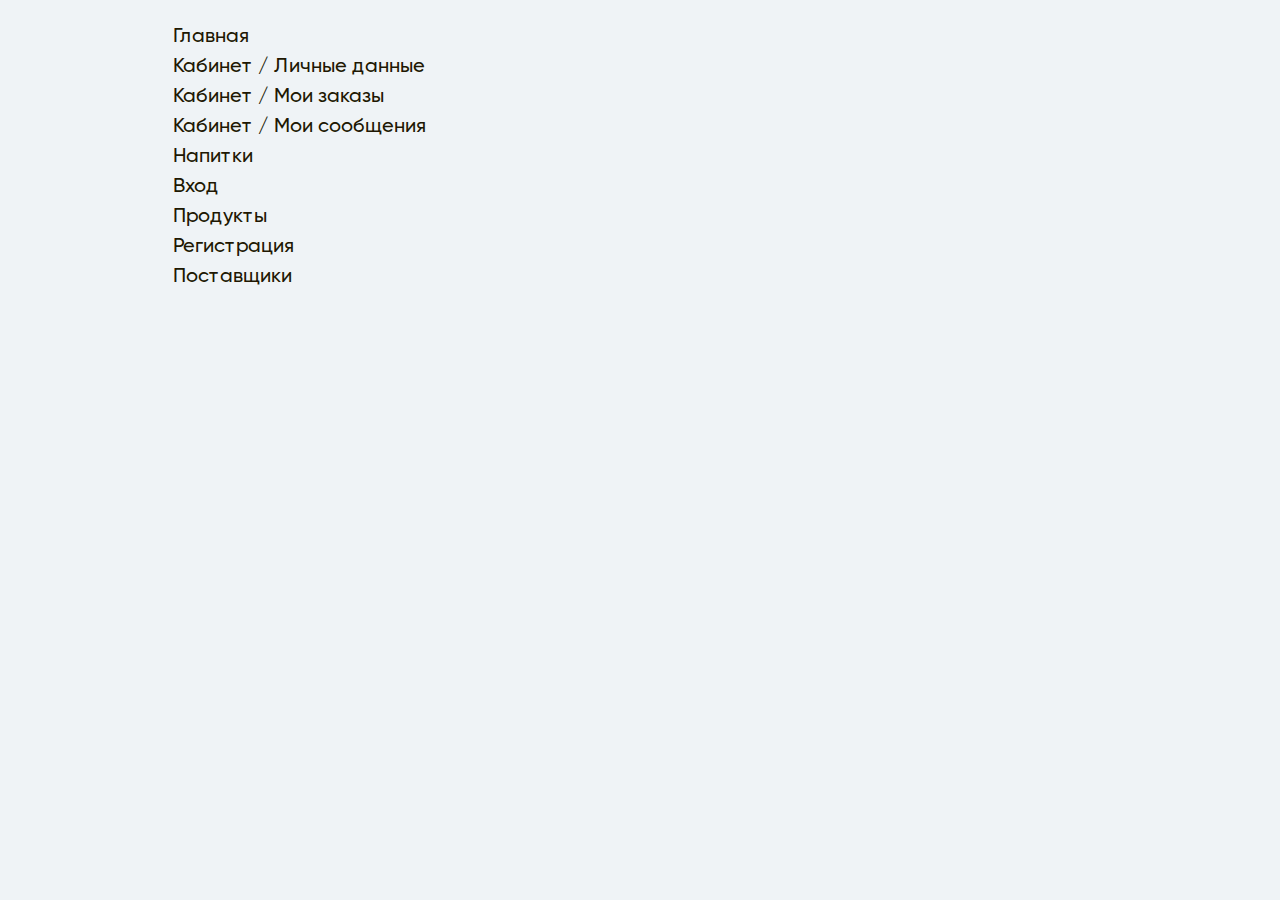
<file: index.html>
<!DOCTYPE html>
<html lang="ru">
	<head>
		<meta charset="utf-8">
		<meta http-equiv="X-UA-Compatible" content="IE=edge">
		<meta name="viewport" content="width=device-width">
		<meta property="og:type" content="website">
		<meta property="og:locale" content="ru_RU">
		<meta property="og:title" content="Ingredients">
		<meta name="twitter:card" content="summary_large_image">
		<meta name="twitter:title" content="Ingredients">
		<title>Ingredients</title>
		<link rel="stylesheet" href="./css/main.css?v=1682778163685">
	</head>
	<body>
		<div class="container">
			<ol style="font-size:30rem;line-height:150%">
				<li><a target="_blank" href="home.html">Главная</a></li>
				<li><a target="_blank" href="cabinet.html">Кабинет / Личные данные</a></li>
				<li><a target="_blank" href="my_orders.html">Кабинет / Мои заказы</a></li>
				<li><a target="_blank" href="my_messages.html">Кабинет / Мои сообщения</a></li>
				<li><a target="_blank" href="drinks.html">Напитки</a></li>
				<li><a target="_blank" href="login.html">Вход</a></li>
				<li><a target="_blank" href="products.html">Продукты</a></li>
				<li><a target="_blank" href="registration.html">Регистрация</a></li>
				<li><a target="_blank" href="vendors.html">Поставщики</a></li>
			</ol>
		</div>
		<script>
			if (!('IntersectionObserver' in window)) {
				var script = document.createElement("script");
				script.src = "https://raw.githubusercontent.com/w3c/IntersectionObserver/master/polyfill/intersection-observer.js";
				document.getElementsByTagName('head')[0].appendChild(script);
			}
		</script>
		<script src="./js/vendor.js?v=1682778163685"></script>
		<script src="./js/main.js?v=1682778163685"></script>
	</body>
</html>
</file>
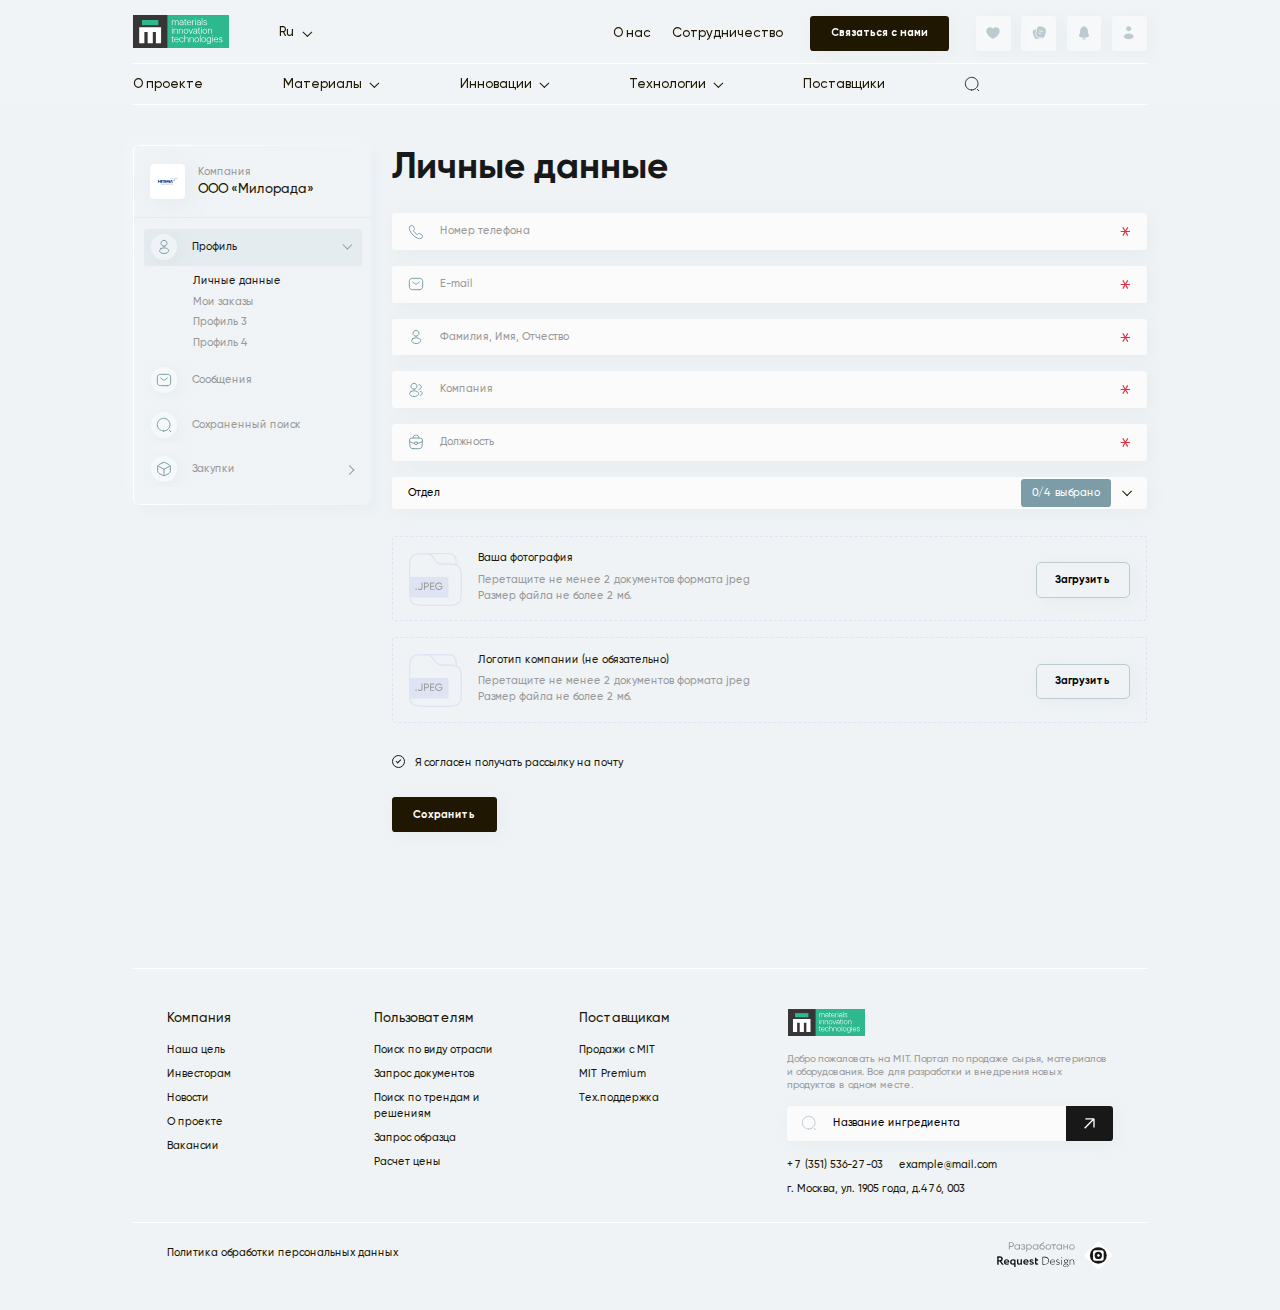
<file: cabinet.html>
<!DOCTYPE html>
<html lang="ru">
	<head>
		<meta charset="utf-8">
		<meta http-equiv="X-UA-Compatible" content="IE=edge">
		<meta name="viewport" content="width=device-width">
		<meta property="og:type" content="website">
		<meta property="og:locale" content="ru_RU">
		<meta property="og:title" content="Ingredients | Личные данные">
		<meta name="twitter:card" content="summary_large_image">
		<meta name="twitter:title" content="Ingredients | Личные данные">
		<title>Ingredients | Личные данные</title>
		<link rel="stylesheet" href="./css/main.css?v=1682509185285">
	</head>
	<body>
		<header class="header">
			<div class="container">
				<div class="header__top"><a class="logo" href="#"><img src="images/logo.svg" alt="logo"></a>
					<form class="localizer">
						<select name="lang">
							<option value="ru" selected>Ru</option>
							<option value="en">En</option>
						</select>
					</form>
					<div class="header__links"><a href="#">О нас</a><a href="#">Сотрудничество</a></div><a class="btn feedback" type="button">Связаться с нами</a>
					<div class="header__setup"><a class="icon" href="#"><svg width="24" height="24" viewBox="0 0 24 24" fill="none" xmlns="http://www.w3.org/2000/svg">
	<path	d="M7.5 3.41895C4.4625 3.41895 2 5.88145 2 8.91895C2 14.4189 8.5 19.4189 12 20.5819C15.5 19.4189 22 14.4189 22 8.91895C22 5.88145 19.5375 3.41895 16.5 3.41895C14.64 3.41895 12.995 4.34245 12 5.75595C11.4928 5.03355 10.8191 4.44399 10.0358 4.03719C9.25245 3.63039 8.38265 3.41832 7.5 3.41895Z" fill="#BBCBD0" />
</svg></a><a class="icon" href="#"><svg width="24" height="24" viewBox="0 0 24 24" fill="none" xmlns="http://www.w3.org/2000/svg">
	<path d="M21.6602 10.44L20.6802 14.62C19.8402 18.23 18.1802 19.69 15.0602 19.39C14.5602 19.35 14.0202 19.26 13.4402 19.12L11.7602 18.72C7.59018 17.73 6.30018 15.67 7.28018 11.49L8.26018 7.30001C8.46018 6.45001 8.70018 5.71001 9.00018 5.10001C10.1702 2.68001 12.1602 2.03001 15.5002 2.82001L17.1702 3.21001C21.3602 4.19001 22.6402 6.26001 21.6602 10.44Z" fill="#BBCBD0" stroke="#BBCBD0" stroke-linecap="round" stroke-linejoin="round"/>
	<path d="M15.0599 19.3901C14.4399 19.8101 13.6599 20.1601 12.7099 20.4701L11.1299 20.9901C7.15985 22.2701 5.06985 21.2001 3.77985 17.2301L2.49985 13.2801C1.21985 9.3101 2.27985 7.2101 6.24985 5.9301L7.82985 5.4101C8.23985 5.2801 8.62985 5.1701 8.99985 5.1001C8.69985 5.7101 8.45985 6.4501 8.25985 7.3001L7.27985 11.4901C6.29985 15.6701 7.58985 17.7301 11.7599 18.7201L13.4399 19.1201C14.0199 19.2601 14.5599 19.3501 15.0599 19.3901Z" fill="#BBCBD0" stroke="white" stroke-linecap="round" stroke-linejoin="round"/>
	<path d="M12.6401 8.52979L17.4901 9.75979" stroke="white" stroke-linecap="round" stroke-linejoin="round"/>
	<path d="M11.6602 12.3999L14.5602 13.1399" stroke="white" stroke-linecap="round" stroke-linejoin="round"/>
</svg></a><a class="icon" href="#"><svg width="24" height="24" viewBox="0 0 24 24" fill="none" xmlns="http://www.w3.org/2000/svg">
	<path d="M19.3399 14.49L18.3399 12.83C18.1299 12.46 17.9399 11.76 17.9399 11.35V8.82C17.9399 6.47 16.5599 4.44 14.5699 3.49C14.0499 2.57 13.0899 2 11.9899 2C10.8999 2 9.91994 2.59 9.39994 3.52C7.44994 4.49 6.09994 6.5 6.09994 8.82V11.35C6.09994 11.76 5.90994 12.46 5.69994 12.82L4.68994 14.49C4.28994 15.16 4.19994 15.9 4.44994 16.58C4.68994 17.25 5.25994 17.77 5.99994 18.02C7.93994 18.68 9.97994 19 12.0199 19C14.0599 19 16.0999 18.68 18.0399 18.03C18.7399 17.8 19.2799 17.27 19.5399 16.58C19.7999 15.89 19.7299 15.13 19.3399 14.49Z" fill="#BBCBD0"/>
	<path d="M14.8297 20.01C14.4097 21.17 13.2997 22 11.9997 22C11.2097 22 10.4297 21.68 9.87969 21.11C9.55969 20.81 9.31969 20.41 9.17969 20C9.30969 20.02 9.43969 20.03 9.57969 20.05C9.80969 20.08 10.0497 20.11 10.2897 20.13C10.8597 20.18 11.4397 20.21 12.0197 20.21C12.5897 20.21 13.1597 20.18 13.7197 20.13C13.9297 20.11 14.1397 20.1 14.3397 20.07C14.4997 20.05 14.6597 20.03 14.8297 20.01Z" fill="#BBCBD0"/>
</svg></a><a class="icon" href="#"><svg width="24" height="24" viewBox="0 0 24 24" fill="none" xmlns="http://www.w3.org/2000/svg">
	<path d="M11.7105 9.42864C11.6236 9.41994 11.5194 9.41994 11.4238 9.42864C9.35625 9.35907 7.71436 7.66314 7.71436 5.57585C7.71436 3.44507 9.43443 1.71436 11.5715 1.71436C13.6999 1.71436 15.4286 3.44507 15.4286 5.57585C15.42 7.66314 13.7781 9.35907 11.7105 9.42864Z" fill="#BBCBD0"/>
	<path d="M6.22458 14.2213C3.63933 15.8317 3.63933 18.4561 6.22458 20.0565C9.16237 21.8856 13.9803 21.8856 16.9181 20.0565C19.5034 18.4461 19.5034 15.8218 16.9181 14.2213C13.991 12.4021 9.17306 12.4021 6.22458 14.2213Z" fill="#BBCBD0"/>
</svg>	</a></div>
				</div>
				<div class="header__bottom">
					<nav class="nav">
						<ul class="nav__list">
							<li class="nav__item"><a href="#">О проекте</a></li>
							<li class="nav__item"><a class="drop_btn" type="#">Материалы</a>
								<div class="drop">
									<div class="drop_content"><a class="drop__title" href="#">Материалы</a>
										<ul class="nav__list_drop">
											<li><a href="#">Подраздел 1</a></li>
											<li><a href="#">Подраздел 2</a></li>
											<li><a href="#">Подраздел 3 с длинным названием</a></li>
											<li><a href="#">Подраздел 4</a></li>
										</ul>
									</div>
								</div>
							</li>
							<li class="nav__item"><a class="drop_btn" type="#">Инновации</a>
								<div class="drop">
									<div class="drop_content"><a class="drop__title" href="#">Инновации</a>
										<ul class="nav__list_drop">
											<li><a href="#">Подраздел 1</a></li>
											<li><a href="#">Подраздел 3 с длинным названием</a></li>
											<li><a href="#">Подраздел 2</a></li>
											<li><a href="#">Подраздел 4</a></li>
										</ul>
									</div>
								</div>
							</li>
							<li class="nav__item"><a class="drop_btn" type="#">Технологии</a>
								<div class="drop">
									<div class="drop_content"><a class="drop__title" href="#">Технологии</a>
										<ul class="nav__list_drop">
											<li><a href="#">Подраздел 3 с длинным названием</a></li>
											<li><a href="#">Подраздел 1</a></li>
											<li><a href="#">Подраздел 2</a></li>
											<li><a href="#">Подраздел 4</a></li>
										</ul>
									</div>
								</div>
							</li>
							<li class="nav__item"><a href="#">Поставщики</a></li>
						</ul>
					</nav>
					<button class="search_open" type="button"><svg width="24" height="24" viewBox="0 0 24 24" fill="none" xmlns="http://www.w3.org/2000/svg">
	<path d="M11.5 21C16.7467 21 21 16.7467 21 11.5C21 6.25329 16.7467 2 11.5 2C6.25329 2 2 6.25329 2 11.5C2 16.7467 6.25329 21 11.5 21Z" stroke="#292D32" stroke-width="1.5" stroke-linecap="round" stroke-linejoin="round" fill="none"/>
	<path d="M22 22L20 20" stroke="#292D32" stroke-width="1.5" stroke-linecap="round" stroke-linejoin="round"/>
</svg>
					</button>
				</div>
			</div>
		</header>
		<main>
			<section class="section cabinet">
				<div class="container">
					<div class="sidebar gradient_border">
						<div class="sidebar__top">
							<div class="sidebar__img"><img src="images/cabinet/profile_img.png" alt="profile_img"></div>
							<div class="sidebar__suptitle">Компания</div>
							<div class="sidebar__title">ООО «Милорада»</div>
						</div>
						<div class="sidebar__items">
							<div class="item"><a class="item__btn item__drop_btn active" href="#">
									<div class="item__icon"><svg width="24" height="24" viewBox="0 0 24 24" fill="none" xmlns="http://www.w3.org/2000/svg">
<path fill="none" d="M12.1596 10.87C12.0596 10.86 11.9396 10.86 11.8296 10.87C9.44957 10.79 7.55957 8.84 7.55957 6.44C7.55957 3.99 9.53957 2 11.9996 2C14.4496 2 16.4396 3.99 16.4396 6.44C16.4296 8.84 14.5396 10.79 12.1596 10.87Z" stroke="#7C9DA8" stroke-width="1.5" stroke-linecap="round" stroke-linejoin="round"/>
<path fill="none" d="M7.15973 14.56C4.73973 16.18 4.73973 18.82 7.15973 20.43C9.90973 22.27 14.4197 22.27 17.1697 20.43C19.5897 18.81 19.5897 16.17 17.1697 14.56C14.4297 12.73 9.91973 12.73 7.15973 14.56Z" stroke="#7C9DA8" stroke-width="1.5" stroke-linecap="round" stroke-linejoin="round"/>
</svg>

									</div>
									<div class="item__name">Профиль</div></a>
								<div class="item__drop" style="display: block">
									<div class="item__list"><a class="active" href="#">Личные данные</a><a href="#">Мои заказы</a><a href="#">Профиль 3</a><a href="#">Профиль 4</a></div>
								</div>
							</div>
							<div class="item"><a class="item__btn" href="#">
									<div class="item__icon"><svg width="24" height="24" viewBox="0 0 24 24" fill="none" xmlns="http://www.w3.org/2000/svg">
<path fill="none" d="M17 20.5H7C4 20.5 2 19 2 15.5V8.5C2 5 4 3.5 7 3.5H17C20 3.5 22 5 22 8.5V15.5C22 19 20 20.5 17 20.5Z" stroke="#7C9DA8" stroke-width="1.5" stroke-miterlimit="10" stroke-linecap="round" stroke-linejoin="round"/>
<path fill="none" d="M17 9L13.87 11.5C12.84 12.32 11.15 12.32 10.12 11.5L7 9" stroke="#7C9DA8" stroke-width="1.5" stroke-miterlimit="10" stroke-linecap="round" stroke-linejoin="round"/>
</svg>

									</div>
									<div class="item__name">Сообщения</div></a></div>
							<div class="item"><a class="item__btn" href="#">
									<div class="item__icon"><svg width="24" height="24" viewBox="0 0 24 24" fill="none" xmlns="http://www.w3.org/2000/svg">
<path fill="none" d="M11.5 21C16.7467 21 21 16.7467 21 11.5C21 6.25329 16.7467 2 11.5 2C6.25329 2 2 6.25329 2 11.5C2 16.7467 6.25329 21 11.5 21Z" stroke="#7C9DA8" stroke-width="1.5" stroke-linecap="round" stroke-linejoin="round"/>
<path fill="none" d="M22 22L20 20" stroke="#7C9DA8" stroke-width="1.5" stroke-linecap="round" stroke-linejoin="round"/>
</svg>

									</div>
									<div class="item__name">Сохраненный поиск</div></a></div>
							<div class="item"><a class="item__btn item__drop_btn" href="#">
									<div class="item__icon"><svg width="24" height="24" viewBox="0 0 24 24" fill="none" xmlns="http://www.w3.org/2000/svg">
<path fill="none" d="M3.16992 7.43994L11.9999 12.5499L20.7699 7.46994" stroke="#7C9DA8" stroke-width="1.5" stroke-linecap="round" stroke-linejoin="round"/>
<path fill="none" d="M12 21.61V12.54" stroke="#7C9DA8" stroke-width="1.5" stroke-linecap="round" stroke-linejoin="round"/>
<path fill="none" d="M9.92965 2.47979L4.58965 5.43979C3.37965 6.10979 2.38965 7.78979 2.38965 9.16979V14.8198C2.38965 16.1998 3.37965 17.8798 4.58965 18.5498L9.92965 21.5198C11.0696 22.1498 12.9396 22.1498 14.0796 21.5198L19.4196 18.5498C20.6296 17.8798 21.6196 16.1998 21.6196 14.8198V9.16979C21.6196 7.78979 20.6296 6.10979 19.4196 5.43979L14.0796 2.46979C12.9296 1.83979 11.0696 1.83979 9.92965 2.47979Z" stroke="#7C9DA8" stroke-width="1.5" stroke-linecap="round" stroke-linejoin="round"/>
</svg>

									</div>
									<div class="item__name">Закупки</div></a>
								<div class="item__drop">
									<div class="item__list"><a href="#">Закупки 1</a><a href="#">Закупки 2</a><a href="#">Закупки 3</a><a href="#">Закупки 4</a></div>
								</div>
							</div>
						</div>
					</div>
					<div class="cabinet__content">
						<div class="section__title">Личные данные</div>
						<form class="form form_login form_validation">
							<label class="form__item"><span class="form__icon"><svg width="24" height="24" viewBox="0 0 24 24" fill="none" xmlns="http://www.w3.org/2000/svg">
<path d="M21.97 18.33C21.97 18.69 21.89 19.06 21.72 19.42C21.55 19.78 21.33 20.12 21.04 20.44C20.55 20.98 20.01 21.37 19.4 21.62C18.8 21.87 18.15 22 17.45 22C16.43 22 15.34 21.76 14.19 21.27C13.04 20.78 11.89 20.12 10.75 19.29C9.6 18.45 8.51 17.52 7.47 16.49C6.44 15.45 5.51 14.36 4.68 13.22C3.86 12.08 3.2 10.94 2.72 9.81C2.24 8.67 2 7.58 2 6.54C2 5.86 2.12 5.21 2.36 4.61C2.6 4 2.98 3.44 3.51 2.94C4.15 2.31 4.85 2 5.59 2C5.87 2 6.15 2.06 6.4 2.18C6.66 2.3 6.89 2.48 7.07 2.74L9.39 6.01C9.57 6.26 9.7 6.49 9.79 6.71C9.88 6.92 9.93 7.13 9.93 7.32C9.93 7.56 9.86 7.8 9.72 8.03C9.59 8.26 9.4 8.5 9.16 8.74L8.4 9.53C8.29 9.64 8.24 9.77 8.24 9.93C8.24 10.01 8.25 10.08 8.27 10.16C8.3 10.24 8.33 10.3 8.35 10.36C8.53 10.69 8.84 11.12 9.28 11.64C9.73 12.16 10.21 12.69 10.73 13.22C11.27 13.75 11.79 14.24 12.32 14.69C12.84 15.13 13.27 15.43 13.61 15.61C13.66 15.63 13.72 15.66 13.79 15.69C13.87 15.72 13.95 15.73 14.04 15.73C14.21 15.73 14.34 15.67 14.45 15.56L15.21 14.81C15.46 14.56 15.7 14.37 15.93 14.25C16.16 14.11 16.39 14.04 16.64 14.04C16.83 14.04 17.03 14.08 17.25 14.17C17.47 14.26 17.7 14.39 17.95 14.56L21.26 16.91C21.52 17.09 21.7 17.3 21.81 17.55C21.91 17.8 21.97 18.05 21.97 18.33Z" fill="none" stroke="#7C9DA8" stroke-width="1.5" stroke-miterlimit="10"/>
</svg></span>
								<input class="input required" type="tel"><span class="placeholder">Номер телефона</span>
							</label>
							<label class="form__item"><span class="form__icon"><svg width="24" height="24" viewBox="0 0 24 24" fill="none" xmlns="http://www.w3.org/2000/svg">
<path d="M17 20.5H7C4 20.5 2 19 2 15.5V8.5C2 5 4 3.5 7 3.5H17C20 3.5 22 5 22 8.5V15.5C22 19 20 20.5 17 20.5Z" fill="none" stroke="#7C9DA8" stroke-width="1.5" stroke-miterlimit="10" stroke-linecap="round" stroke-linejoin="round"/>
<path d="M17 9L13.87 11.5C12.84 12.32 11.15 12.32 10.12 11.5L7 9" fill="none" stroke="#7C9DA8" stroke-width="1.5" stroke-miterlimit="10" stroke-linecap="round" stroke-linejoin="round"/>
</svg></span>
								<input class="input required" type="email"><span class="placeholder">E-mail</span>
							</label>
							<label class="form__item"><span class="form__icon"><svg width="24" height="24" viewBox="0 0 24 24" fill="none" xmlns="http://www.w3.org/2000/svg">
<path d="M12.1596 10.87C12.0596 10.86 11.9396 10.86 11.8296 10.87C9.44957 10.79 7.55957 8.84 7.55957 6.44C7.55957 3.99 9.53957 2 11.9996 2C14.4496 2 16.4396 3.99 16.4396 6.44C16.4296 8.84 14.5396 10.79 12.1596 10.87Z" fill="none" stroke="#7C9DA8" stroke-width="1.5" stroke-linecap="round" stroke-linejoin="round"/>
<path d="M7.15973 14.56C4.73973 16.18 4.73973 18.82 7.15973 20.43C9.90973 22.27 14.4197 22.27 17.1697 20.43C19.5897 18.81 19.5897 16.17 17.1697 14.56C14.4297 12.73 9.91973 12.73 7.15973 14.56Z" fill="none" stroke="#7C9DA8" stroke-width="1.5" stroke-linecap="round" stroke-linejoin="round"/>
</svg></span>
								<input class="input required" type="text"><span class="placeholder">Фамилия, Имя, Отчество</span>
							</label>
							<label class="form__item"><span class="form__icon"><svg width="24" height="24" viewBox="0 0 24 24" fill="none" xmlns="http://www.w3.org/2000/svg">
<path fill="none" d="M9.16006 10.87C9.06006 10.86 8.94006 10.86 8.83006 10.87C6.45006 10.79 4.56006 8.84 4.56006 6.44C4.56006 3.99 6.54006 2 9.00006 2C11.4501 2 13.4401 3.99 13.4401 6.44C13.4301 8.84 11.5401 10.79 9.16006 10.87Z" stroke="#7C9DA8" stroke-width="1.5" stroke-linecap="round" stroke-linejoin="round"/>
<path fill="none" d="M16.4098 4C18.3498 4 19.9098 5.57 19.9098 7.5C19.9098 9.39 18.4098 10.93 16.5398 11C16.4598 10.99 16.3698 10.99 16.2798 11" stroke="#7C9DA8" stroke-width="1.5" stroke-linecap="round" stroke-linejoin="round"/>
<path fill="none" d="M4.16021 14.56C1.74021 16.18 1.74021 18.82 4.16021 20.43C6.91021 22.27 11.4202 22.27 14.1702 20.43C16.5902 18.81 16.5902 16.17 14.1702 14.56C11.4302 12.73 6.92021 12.73 4.16021 14.56Z" stroke="#7C9DA8" stroke-width="1.5" stroke-linecap="round" stroke-linejoin="round"/>
<path fill="none" d="M18.3398 20C19.0598 19.85 19.7398 19.56 20.2998 19.13C21.8598 17.96 21.8598 16.03 20.2998 14.86C19.7498 14.44 19.0798 14.16 18.3698 14" stroke="#7C9DA8" stroke-width="1.5" stroke-linecap="round" stroke-linejoin="round"/>
</svg></span>
								<input class="input required" type="text"><span class="placeholder">Компания</span>
							</label>
							<label class="form__item"><span class="form__icon"><svg width="24" height="24" viewBox="0 0 24 24" fill="none" xmlns="http://www.w3.org/2000/svg">
<path fill="none" d="M7.99983 22H15.9998C20.0198 22 20.7398 20.39 20.9498 18.43L21.6998 10.43C21.9698 7.99 21.2698 6 16.9998 6H6.99983C2.72983 6 2.02983 7.99 2.29983 10.43L3.04983 18.43C3.25983 20.39 3.97983 22 7.99983 22Z" stroke="#7C9DA8" stroke-width="1.5" stroke-miterlimit="10" stroke-linecap="round" stroke-linejoin="round"/>
<path fill="none" d="M8 6V5.2C8 3.43 8 2 11.2 2H12.8C16 2 16 3.43 16 5.2V6" stroke="#7C9DA8" stroke-width="1.5" stroke-miterlimit="10" stroke-linecap="round" stroke-linejoin="round"/>
<path fill="none" d="M14 13V14C14 14.01 14 14.01 14 14.02C14 15.11 13.99 16 12 16C10.02 16 10 15.12 10 14.03V13C10 12 10 12 11 12H13C14 12 14 12 14 13Z" stroke="#7C9DA8" stroke-width="1.5" stroke-miterlimit="10" stroke-linecap="round" stroke-linejoin="round"/>
<path fill="none" d="M21.65 11C19.34 12.68 16.7 13.68 14 14.02" stroke="#7C9DA8" stroke-width="1.5" stroke-miterlimit="10" stroke-linecap="round" stroke-linejoin="round"/>
<path fill="none" d="M2.62012 11.27C4.87012 12.81 7.41012 13.74 10.0001 14.03" stroke="#7C9DA8" stroke-width="1.5" stroke-miterlimit="10" stroke-linecap="round" stroke-linejoin="round"/>
</svg></span>
								<input class="input required" type="text"><span class="placeholder">Должность</span>
							</label>
							<div class="tags">
								<button class="tags__top" type="button">
									<div class="tags__title">Отдел</div>
									<div class="tags__status"><span class="checked_tags">0</span>/<span class="total_tags">0</span> выбрано</div>
								</button>
								<div class="tags__bottom">
									<div class="tags__wrap">
										<label class="tag">
											<input class="visually-hidden" type="checkbox"><span>Глюкоза</span>
										</label>
										<label class="tag">
											<input class="visually-hidden" type="checkbox"><span>Сахароза</span>
										</label>
										<label class="tag">
											<input class="visually-hidden" type="checkbox"><span>Глюкоза</span>
										</label>
										<label class="tag">
											<input class="visually-hidden" type="checkbox"><span>Сахароза</span>
										</label>
									</div>
								</div>
							</div>
							<div class="files">
								<div class="files__zone drop-zone">
									<div class="files__title">Ваша фотография</div>
									<div class="files__descr">Перетащите не менее 2 документов формата jpeg Размер файла не более 2 мб.</div>
									<button class="files__btn" type="button">Загрузить</button>
									<input class="visually-hidden drop-zone__input" type="file" multiple name="">
								</div>
							</div>
							<div class="files">
								<div class="files__zone drop-zone">
									<div class="files__title">Логотип компании (не обязательно)</div>
									<div class="files__descr">Перетащите не менее 2 документов формата jpeg Размер файла не более 2 мб.</div>
									<button class="files__btn" type="button">Загрузить</button>
									<input class="visually-hidden drop-zone__input" type="file" multiple name="">
								</div>
							</div>
							<div class="form__checkbox">
								<label>
									<input class="visually-hidden" type="checkbox" name="" checked><span class="checkbox"></span><span class="checkbox_text">Я согласен получать рассылку на почту</span>
								</label>
							</div>
							<div class="form__bottom">
								<button class="btn" type="submit">Сохранить</button>
							</div>
						</form>
					</div>
				</div>
			</section>
		</main>
		<footer class="footer">
			<div class="container">
				<div class="footer__top">
					<div class="footer__col">
						<ul class="footer__list">
							<li class="title"><a href="#">Компания</a></li>
							<li><a href="#">Наша цель</a></li>
							<li><a href="#">Инвесторам</a></li>
							<li><a href="#">Новости</a></li>
							<li><a href="#">О проекте</a></li>
							<li><a href="#">Вакансии</a></li>
						</ul>
					</div>
					<div class="footer__col">
						<ul class="footer__list">
							<li class="title"><a href="#">Пользователям</a></li>
							<li><a href="#">Поиск по виду отрасли</a></li>
							<li><a href="#">Запрос документов</a></li>
							<li><a href="#">Поиск по трендам и решениям</a></li>
							<li><a href="#">Запрос образца</a></li>
							<li><a href="#">Расчет цены</a></li>
						</ul>
					</div>
					<div class="footer__col">
						<ul class="footer__list">
							<li class="title"><a href="#">Поставщикам</a></li>
							<li><a href="#">Продажи с MIT</a></li>
							<li><a href="#">MIT Premium</a></li>
							<li><a href="#">Тех.поддержка</a></li>
						</ul>
					</div>
					<div class="footer__col footer__inner"><a class="logo" href="#"><img src="images/logo.svg" alt="logo"></a>
						<div class="footer__text">Добро пожаловать на MIT. Портал по продаже сырья, материалов и оборудования. Все для разработки и внедрения новых продуктов  в одном  месте.</div>
						<form class="search">
							<div class="search__inner">
								<label><svg width="24" height="24" viewBox="0 0 24 24" fill="none" xmlns="http://www.w3.org/2000/svg">
	<path d="M11.5 21C16.7467 21 21 16.7467 21 11.5C21 6.25329 16.7467 2 11.5 2C6.25329 2 2 6.25329 2 11.5C2 16.7467 6.25329 21 11.5 21Z" stroke="#BBCBD0" stroke-width="1.5" stroke-linecap="round" stroke-linejoin="round" fill="none"/>
	<path d="M22 22L20 20" stroke="#BBCBD0" stroke-width="1.5" stroke-linecap="round" stroke-linejoin="round"/>
</svg>
									<input type="text" placeholder="Название ингредиента">
								</label>
								<button type="submit"><svg width="16" height="16" viewBox="0 0 16 16" fill="none" xmlns="http://www.w3.org/2000/svg">
	<path d="M15 1L1 15M15 1V14M15 1H2" stroke="white" stroke-width="2"/>
</svg>
								</button>
							</div>
						</form><a class="footer__phone" href="tel:+73515362703">+ 7 (351) 536-27-03</a><a class="footer__email" href="mailto:example@mail.com">example@mail.com</a>
						<div class="footer__address">г. Москва, ул. 1905 года, д.476, 003</div>
					</div>
				</div>
				<div class="footer__bottom"><a class="footer__policy" href="#">Политика обработки персональных данных</a><a class="developer" href="#"><img src="images/developer.svg" alt="Request Design"></a></div>
			</div>
		</footer>
		<script>
			if (!('IntersectionObserver' in window)) {
				var script = document.createElement("script");
				script.src = "https://raw.githubusercontent.com/w3c/IntersectionObserver/master/polyfill/intersection-observer.js";
				document.getElementsByTagName('head')[0].appendChild(script);
			}
		</script>
		<script src="./js/vendor.js?v=1682509185285"></script>
		<script src="./js/main.js?v=1682509185285"></script>
	</body>
</html>
</file>
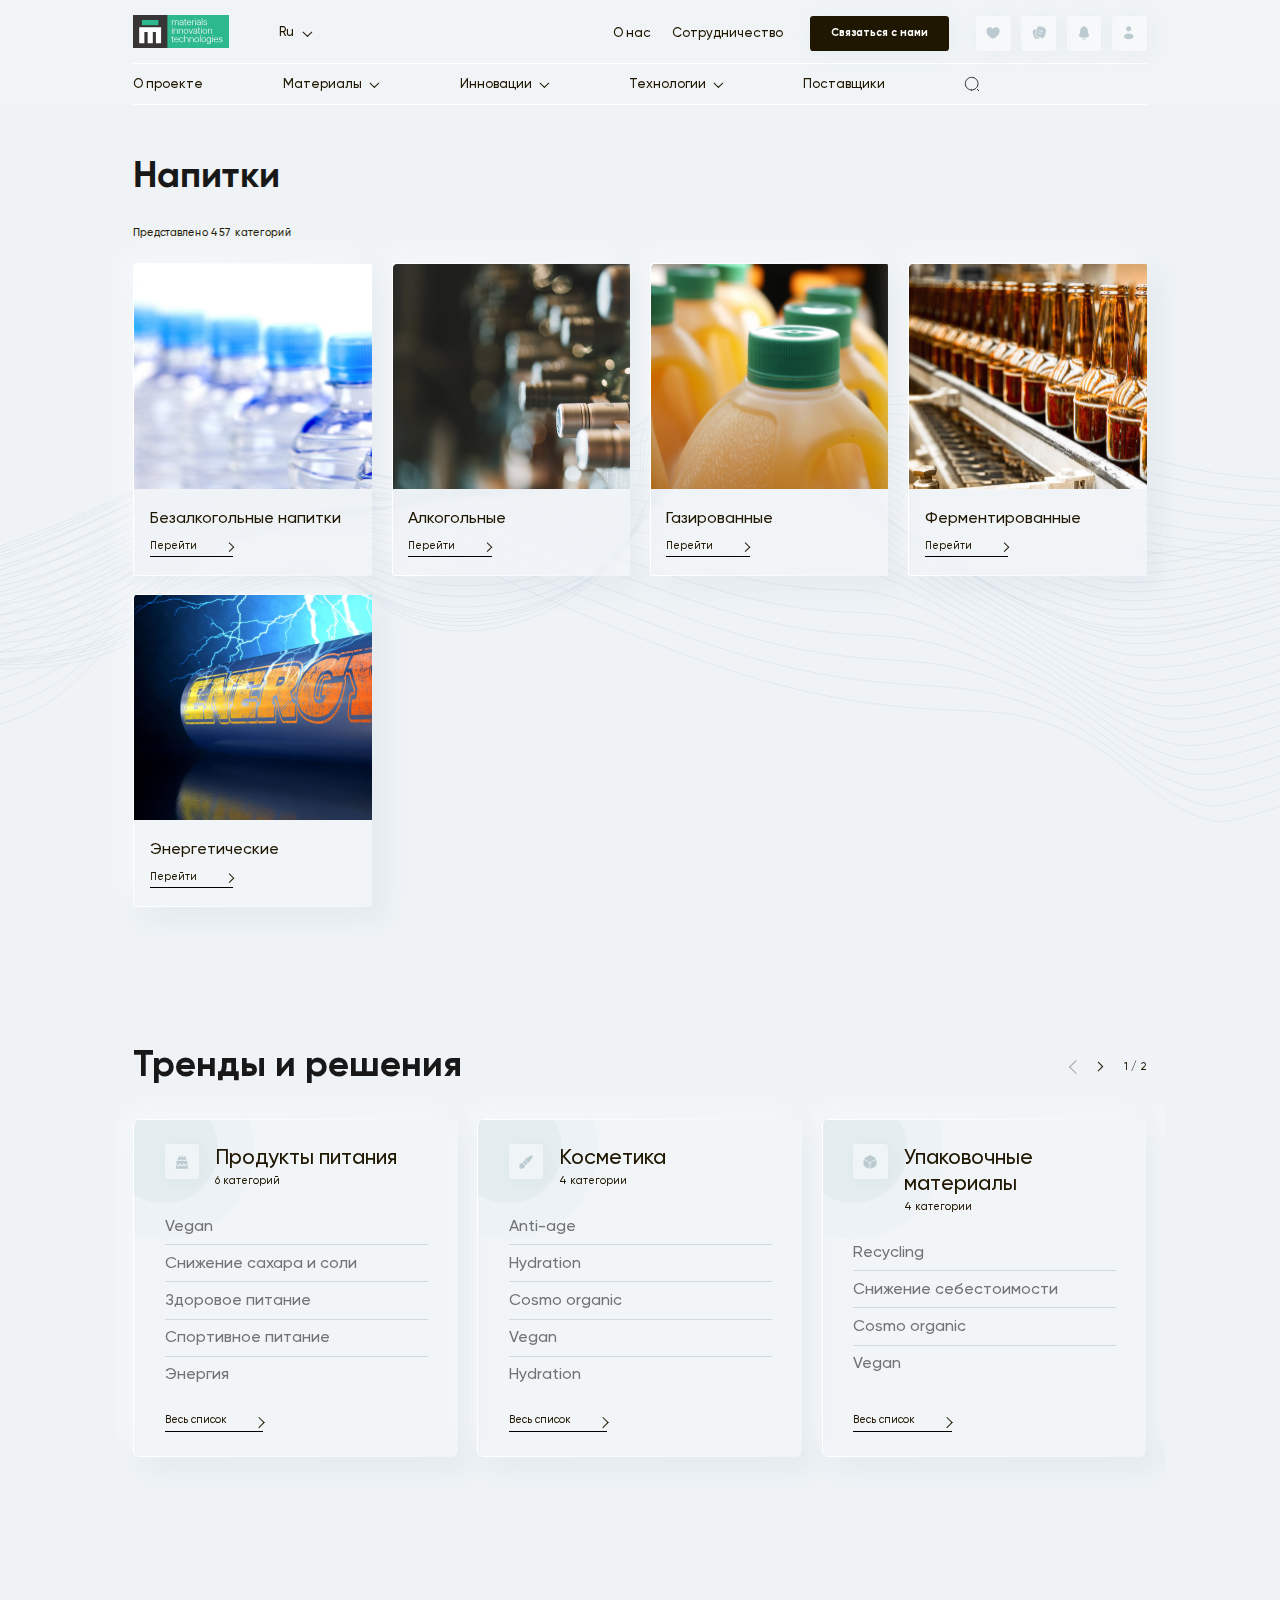
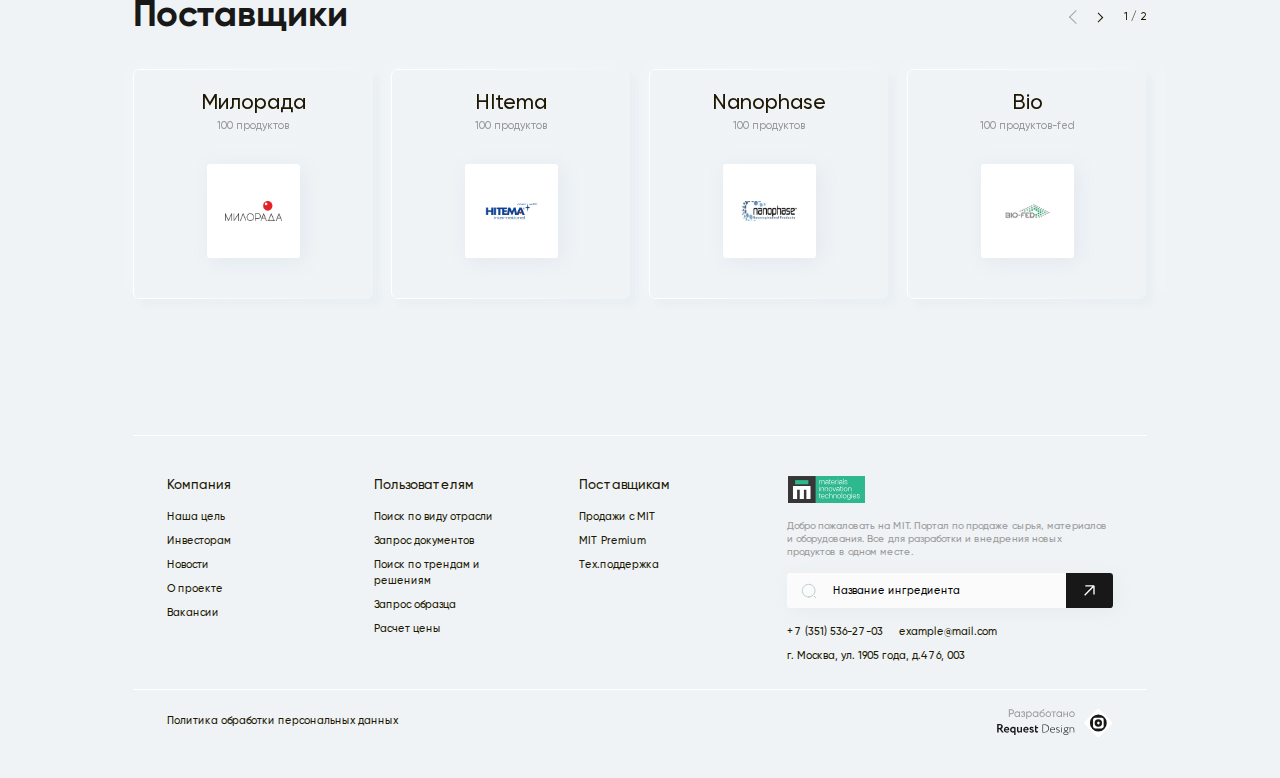
<file: drinks.html>
<!DOCTYPE html>
<html lang="ru">
	<head>
		<meta charset="utf-8">
		<meta http-equiv="X-UA-Compatible" content="IE=edge">
		<meta name="viewport" content="width=device-width">
		<meta property="og:type" content="website">
		<meta property="og:locale" content="ru_RU">
		<meta property="og:title" content="Напитки">
		<meta name="twitter:card" content="summary_large_image">
		<meta name="twitter:title" content="Напитки">
		<title>Напитки</title>
		<link rel="stylesheet" href="./css/main.css?v=1682778163269">
	</head>
	<body>
		<header class="header">
			<div class="container">
				<div class="header__top"><a class="logo" href="#"><img src="images/logo.svg" alt="logo"></a>
					<form class="localizer">
						<select name="lang">
							<option value="ru" selected>Ru</option>
							<option value="en">En</option>
						</select>
					</form>
					<div class="header__links"><a href="#">О нас</a><a href="#">Сотрудничество</a></div><a class="btn feedback" type="button">Связаться с нами</a>
					<div class="header__setup"><a class="icon" href="#"><svg width="24" height="24" viewBox="0 0 24 24" fill="none" xmlns="http://www.w3.org/2000/svg">
	<path	d="M7.5 3.41895C4.4625 3.41895 2 5.88145 2 8.91895C2 14.4189 8.5 19.4189 12 20.5819C15.5 19.4189 22 14.4189 22 8.91895C22 5.88145 19.5375 3.41895 16.5 3.41895C14.64 3.41895 12.995 4.34245 12 5.75595C11.4928 5.03355 10.8191 4.44399 10.0358 4.03719C9.25245 3.63039 8.38265 3.41832 7.5 3.41895Z" fill="#BBCBD0" />
</svg></a><a class="icon" href="#"><svg width="24" height="24" viewBox="0 0 24 24" fill="none" xmlns="http://www.w3.org/2000/svg">
	<path d="M21.6602 10.44L20.6802 14.62C19.8402 18.23 18.1802 19.69 15.0602 19.39C14.5602 19.35 14.0202 19.26 13.4402 19.12L11.7602 18.72C7.59018 17.73 6.30018 15.67 7.28018 11.49L8.26018 7.30001C8.46018 6.45001 8.70018 5.71001 9.00018 5.10001C10.1702 2.68001 12.1602 2.03001 15.5002 2.82001L17.1702 3.21001C21.3602 4.19001 22.6402 6.26001 21.6602 10.44Z" fill="#BBCBD0" stroke="#BBCBD0" stroke-linecap="round" stroke-linejoin="round"/>
	<path d="M15.0599 19.3901C14.4399 19.8101 13.6599 20.1601 12.7099 20.4701L11.1299 20.9901C7.15985 22.2701 5.06985 21.2001 3.77985 17.2301L2.49985 13.2801C1.21985 9.3101 2.27985 7.2101 6.24985 5.9301L7.82985 5.4101C8.23985 5.2801 8.62985 5.1701 8.99985 5.1001C8.69985 5.7101 8.45985 6.4501 8.25985 7.3001L7.27985 11.4901C6.29985 15.6701 7.58985 17.7301 11.7599 18.7201L13.4399 19.1201C14.0199 19.2601 14.5599 19.3501 15.0599 19.3901Z" fill="#BBCBD0" stroke="white" stroke-linecap="round" stroke-linejoin="round"/>
	<path d="M12.6401 8.52979L17.4901 9.75979" stroke="white" stroke-linecap="round" stroke-linejoin="round"/>
	<path d="M11.6602 12.3999L14.5602 13.1399" stroke="white" stroke-linecap="round" stroke-linejoin="round"/>
</svg></a><a class="icon" href="#"><svg width="24" height="24" viewBox="0 0 24 24" fill="none" xmlns="http://www.w3.org/2000/svg">
	<path d="M19.3399 14.49L18.3399 12.83C18.1299 12.46 17.9399 11.76 17.9399 11.35V8.82C17.9399 6.47 16.5599 4.44 14.5699 3.49C14.0499 2.57 13.0899 2 11.9899 2C10.8999 2 9.91994 2.59 9.39994 3.52C7.44994 4.49 6.09994 6.5 6.09994 8.82V11.35C6.09994 11.76 5.90994 12.46 5.69994 12.82L4.68994 14.49C4.28994 15.16 4.19994 15.9 4.44994 16.58C4.68994 17.25 5.25994 17.77 5.99994 18.02C7.93994 18.68 9.97994 19 12.0199 19C14.0599 19 16.0999 18.68 18.0399 18.03C18.7399 17.8 19.2799 17.27 19.5399 16.58C19.7999 15.89 19.7299 15.13 19.3399 14.49Z" fill="#BBCBD0"/>
	<path d="M14.8297 20.01C14.4097 21.17 13.2997 22 11.9997 22C11.2097 22 10.4297 21.68 9.87969 21.11C9.55969 20.81 9.31969 20.41 9.17969 20C9.30969 20.02 9.43969 20.03 9.57969 20.05C9.80969 20.08 10.0497 20.11 10.2897 20.13C10.8597 20.18 11.4397 20.21 12.0197 20.21C12.5897 20.21 13.1597 20.18 13.7197 20.13C13.9297 20.11 14.1397 20.1 14.3397 20.07C14.4997 20.05 14.6597 20.03 14.8297 20.01Z" fill="#BBCBD0"/>
</svg></a><a class="icon" href="#"><svg width="24" height="24" viewBox="0 0 24 24" fill="none" xmlns="http://www.w3.org/2000/svg">
	<path d="M11.7105 9.42864C11.6236 9.41994 11.5194 9.41994 11.4238 9.42864C9.35625 9.35907 7.71436 7.66314 7.71436 5.57585C7.71436 3.44507 9.43443 1.71436 11.5715 1.71436C13.6999 1.71436 15.4286 3.44507 15.4286 5.57585C15.42 7.66314 13.7781 9.35907 11.7105 9.42864Z" fill="#BBCBD0"/>
	<path d="M6.22458 14.2213C3.63933 15.8317 3.63933 18.4561 6.22458 20.0565C9.16237 21.8856 13.9803 21.8856 16.9181 20.0565C19.5034 18.4461 19.5034 15.8218 16.9181 14.2213C13.991 12.4021 9.17306 12.4021 6.22458 14.2213Z" fill="#BBCBD0"/>
</svg>	</a></div>
				</div>
				<div class="header__bottom">
					<nav class="nav">
						<ul class="nav__list">
							<li class="nav__item"><a href="#">О проекте</a></li>
							<li class="nav__item"><a class="drop_btn" type="#">Материалы</a>
								<div class="drop">
									<div class="drop_content"><a class="drop__title" href="#">Материалы</a>
										<ul class="nav__list_drop">
											<li><a href="#">Подраздел 1</a></li>
											<li><a href="#">Подраздел 2</a></li>
											<li><a href="#">Подраздел 3 с длинным названием</a></li>
											<li><a href="#">Подраздел 4</a></li>
										</ul>
									</div>
								</div>
							</li>
							<li class="nav__item"><a class="drop_btn" type="#">Инновации</a>
								<div class="drop">
									<div class="drop_content"><a class="drop__title" href="#">Инновации</a>
										<ul class="nav__list_drop">
											<li><a href="#">Подраздел 1</a></li>
											<li><a href="#">Подраздел 3 с длинным названием</a></li>
											<li><a href="#">Подраздел 2</a></li>
											<li><a href="#">Подраздел 4</a></li>
										</ul>
									</div>
								</div>
							</li>
							<li class="nav__item"><a class="drop_btn" type="#">Технологии</a>
								<div class="drop">
									<div class="drop_content"><a class="drop__title" href="#">Технологии</a>
										<ul class="nav__list_drop">
											<li><a href="#">Подраздел 3 с длинным названием</a></li>
											<li><a href="#">Подраздел 1</a></li>
											<li><a href="#">Подраздел 2</a></li>
											<li><a href="#">Подраздел 4</a></li>
										</ul>
									</div>
								</div>
							</li>
							<li class="nav__item"><a href="#">Поставщики</a></li>
						</ul>
					</nav>
					<button class="search_open" type="button"><svg width="24" height="24" viewBox="0 0 24 24" fill="none" xmlns="http://www.w3.org/2000/svg">
	<path d="M11.5 21C16.7467 21 21 16.7467 21 11.5C21 6.25329 16.7467 2 11.5 2C6.25329 2 2 6.25329 2 11.5C2 16.7467 6.25329 21 11.5 21Z" stroke="#292D32" stroke-width="1.5" stroke-linecap="round" stroke-linejoin="round" fill="none"/>
	<path d="M22 22L20 20" stroke="#292D32" stroke-width="1.5" stroke-linecap="round" stroke-linejoin="round"/>
</svg>
					</button>
				</div>
			</div>
		</header>
		<main>
			<section class="section catalog">
				<div class="lines"><img src="images/lines.svg" alt="lines.svg"></div>
				<div class="container">
					<div class="section__title">Напитки</div>
					<div class="section__subtitle">Представлено 457 категорий</div>
					<div class="cards">
						<div class="card gradient_border">
							<div class="card__img"><img src="images/cards/card12.jpg" alt=""></div>
							<div class="card__title">Безалкогольные напитки</div><a class="underline card__btn" href="#">Перейти</a>
						</div>
						<div class="card gradient_border">
							<div class="card__img"><img src="images/cards/card13.jpg" alt=""></div>
							<div class="card__title">Алкогольные</div><a class="underline card__btn" href="#">Перейти</a>
						</div>
						<div class="card gradient_border">
							<div class="card__img"><img src="images/cards/card14.jpg" alt=""></div>
							<div class="card__title">Газированные</div><a class="underline card__btn" href="#">Перейти</a>
						</div>
						<div class="card gradient_border">
							<div class="card__img"><img src="images/cards/card15.jpg" alt=""></div>
							<div class="card__title">Ферментированные</div><a class="underline card__btn" href="#">Перейти</a>
						</div>
						<div class="card gradient_border">
							<div class="card__img"><img src="images/cards/card16.jpg" alt=""></div>
							<div class="card__title">Энергетические</div><a class="underline card__btn" href="#">Перейти</a>
						</div>
					</div>
				</div>
			</section>
			<section class="section solutions">
				<div class="container">
					<div class="section__top">
						<div class="section__title">Тренды и решения</div>
					</div>
					<div class="swiper_shadow swiper_3slides">
						<div class="swiper swiper_solutions">
							<div class="swiper_control">
								<div class="swiper-button-prev"></div>
								<div class="swiper-button-next"></div>
								<div class="swiper-pagination"></div>
							</div>
							<div class="swiper-wrapper">
								<div class="swiper-slide">
									<div class="solution gradient_border">
										<div class="solution__top">
											<div class="icon solution__icon"><svg width="24" height="24" viewBox="0 0 24 24" fill="none" xmlns="http://www.w3.org/2000/svg">
	<path d="M20.8899 13V14H20.0199C19.2799 14 18.6799 14.6 18.6799 15.35V15.65C18.6799 16.4 18.0799 17 17.3299 17C16.5899 17 15.9899 16.4 15.9899 15.65V15.35C15.9899 14.6 15.3799 14 14.6399 14C13.8999 14 13.2999 14.6 13.2999 15.35V15.65C13.2999 16.4 12.6899 17 11.9499 17C11.2099 17 10.5999 16.4 10.5999 15.65V15.35C10.5999 14.6 9.99986 14 9.25986 14C8.51986 14 7.90986 14.6 7.90986 15.35V15.65C7.90986 16.4 7.30986 17 6.56986 17C5.81986 17 5.21986 16.4 5.21986 15.65V15.33C5.21986 14.59 4.62986 13.99 3.89986 13.98H3.10986V13C3.10986 11.62 4.14986 10.45 5.55986 10.11C5.83986 10.04 6.12986 10 6.43986 10H17.5599C17.8699 10 18.1599 10.04 18.4399 10.11C19.8499 10.45 20.8899 11.62 20.8899 13Z" fill="#BBCBD0"/>
	<path d="M18.4401 7.17V8.58C18.1501 8.52 17.8601 8.5 17.5601 8.5H6.44006C6.14006 8.5 5.85006 8.53 5.56006 8.59V7.17C5.56006 5.97 6.64006 5 7.98006 5H16.0201C17.3601 5 18.4401 5.97 18.4401 7.17Z" fill="#BBCBD0"/>
	<path d="M8.75 3.5499V5.0099H7.98C7.72 5.0099 7.48 5.0399 7.25 5.0999V3.5499C7.25 3.1999 7.59 2.8999 8 2.8999C8.41 2.8999 8.75 3.1999 8.75 3.5499Z" fill="#BBCBD0"/>
	<path d="M16.75 3.33008V5.10008C16.52 5.03008 16.28 5.00008 16.02 5.00008H15.25V3.33008C15.25 2.92008 15.59 2.58008 16 2.58008C16.41 2.58008 16.75 2.92008 16.75 3.33008Z" fill="#BBCBD0"/>
	<path d="M12.75 2.82V5H11.25V2.82C11.25 2.37 11.59 2 12 2C12.41 2 12.75 2.37 12.75 2.82Z" fill="#BBCBD0"/>
	<path d="M22 21.25C22 21.66 21.66 22 21.25 22H2.75C2.34 22 2 21.66 2 21.25C2 20.84 2.34 20.5 2.75 20.5H3.11V15.48H3.72V15.55C3.72 16.89 4.6 18.13 5.91 18.42C6.93 18.66 7.9 18.33 8.56 17.68C8.94 17.3 9.56 17.29 9.94 17.67C10.46 18.18 11.17 18.5 11.95 18.5C12.73 18.5 13.44 18.19 13.96 17.67C14.34 17.3 14.95 17.3 15.34 17.68C15.99 18.33 16.96 18.66 17.99 18.42C19.3 18.13 20.18 16.89 20.18 15.55V15.5H20.89V20.5H21.25C21.66 20.5 22 20.84 22 21.25Z" fill="#BBCBD0"/>
</svg>
											</div>
											<div class="solution__title">Продукты питания</div>
											<div class="solution__info">6 категорий</div>
										</div>
										<ul class="solution__list">
											<li><a href="#">Vegan</a></li>
											<li><a href="#">Снижение сахара и соли</a></li>
											<li><a href="#">Здоровое питание</a></li>
											<li><a href="#">Спортивное питание</a></li>
											<li><a href="#">Энергия</a></li>
										</ul><a class="underline solution__link" href="#">Весь список </a>
									</div>
								</div>
								<div class="swiper-slide">
									<div class="solution gradient_border">
										<div class="solution__top">
											<div class="icon solution__icon"><svg width="24" height="24" viewBox="0 0 24 24" fill="none" xmlns="http://www.w3.org/2000/svg">
	<path d="M21.8098 3.94009C20.4998 7.21009 17.5098 11.4801 14.6598 14.2701C14.2498 11.6901 12.1898 9.67009 9.58984 9.31009C12.3898 6.45009 16.6898 3.42009 19.9698 2.10009C20.5498 1.88009 21.1298 2.05009 21.4898 2.41009C21.8698 2.79009 22.0498 3.36009 21.8098 3.94009Z" fill="#BBCBD0"/>
	<path d="M13.7801 15.09C13.5801 15.26 13.3801 15.43 13.1801 15.59L11.3901 17.02C11.3901 16.99 11.3801 16.95 11.3801 16.91C11.2401 15.84 10.7401 14.85 9.93012 14.04C9.11012 13.22 8.09012 12.72 6.97012 12.58C6.94012 12.58 6.90012 12.57 6.87012 12.57L8.32012 10.74C8.46012 10.56 8.61012 10.39 8.77012 10.21L9.45012 10.3C11.6001 10.6 13.3301 12.29 13.6701 14.43L13.7801 15.09Z" fill="#BBCBD0"/>
	<path d="M10.4298 17.6198C10.4298 18.7198 10.0098 19.7698 9.20976 20.5598C8.59976 21.1798 7.77977 21.5998 6.77977 21.7198L4.32976 21.9898C2.98976 22.1398 1.83976 20.9898 1.98976 19.6398L2.25976 17.1798C2.49976 14.9898 4.32976 13.5898 6.26976 13.5498C6.45976 13.5398 6.66976 13.5498 6.86976 13.5698C7.71976 13.6798 8.53976 14.0698 9.22976 14.7498C9.89976 15.4198 10.2798 16.2098 10.3898 17.0398C10.4098 17.2398 10.4298 17.4298 10.4298 17.6198Z" fill="#BBCBD0"/>
</svg>
											</div>
											<div class="solution__title">Косметика</div>
											<div class="solution__info">4 категории</div>
										</div>
										<ul class="solution__list">
											<li><a href="#">Anti-age</a></li>
											<li><a href="#">Hydration</a></li>
											<li><a href="#">Cosmo organic</a></li>
											<li><a href="#">Vegan</a></li>
											<li><a href="#">Hydration</a></li>
										</ul><a class="underline solution__link" href="#">Весь список </a>
									</div>
								</div>
								<div class="swiper-slide">
									<div class="solution gradient_border">
										<div class="solution__top">
											<div class="icon solution__icon"><svg width="24" height="24" viewBox="0 0 24 24" fill="none" xmlns="http://www.w3.org/2000/svg">
	<path d="M20.2102 7.81994L12.5102 12.2799C12.2002 12.4599 11.8102 12.4599 11.4902 12.2799L3.79021 7.81994C3.24021 7.49994 3.10021 6.74994 3.52021 6.27994C3.81021 5.94994 4.14021 5.67994 4.49021 5.48994L9.91021 2.48994C11.0702 1.83994 12.9502 1.83994 14.1102 2.48994L19.5302 5.48994C19.8802 5.67994 20.2102 5.95994 20.5002 6.27994C20.9002 6.74994 20.7602 7.49994 20.2102 7.81994Z" fill="#BBCBD0"/>
	<path d="M11.43 14.1399V20.9599C11.43 21.7199 10.66 22.2199 9.97998 21.8899C7.91998 20.8799 4.44998 18.9899 4.44998 18.9899C3.22998 18.2999 2.22998 16.5599 2.22998 15.1299V9.96988C2.22998 9.17988 3.05998 8.67988 3.73998 9.06988L10.93 13.2399C11.23 13.4299 11.43 13.7699 11.43 14.1399Z" fill="#BBCBD0"/>
	<path d="M12.5698 14.1399V20.9599C12.5698 21.7199 13.3398 22.2199 14.0198 21.8899C16.0798 20.8799 19.5498 18.9899 19.5498 18.9899C20.7698 18.2999 21.7698 16.5599 21.7698 15.1299V9.96988C21.7698 9.17988 20.9398 8.67988 20.2598 9.06988L13.0698 13.2399C12.7698 13.4299 12.5698 13.7699 12.5698 14.1399Z" fill="#BBCBD0"/>
</svg>
											</div>
											<div class="solution__title">Упаковочные материалы</div>
											<div class="solution__info">4 категории</div>
										</div>
										<ul class="solution__list">
											<li><a href="#">Recycling</a></li>
											<li><a href="#">Снижение себестоимости</a></li>
											<li><a href="#">Cosmo organic</a></li>
											<li><a href="#">Vegan</a></li>
										</ul><a class="underline solution__link" href="#">Весь список </a>
									</div>
								</div>
								<div class="swiper-slide">
									<div class="solution gradient_border">
										<div class="solution__top">
											<div class="icon solution__icon"><svg width="24" height="24" viewBox="0 0 24 24" fill="none" xmlns="http://www.w3.org/2000/svg">
	<path d="M20.8899 13V14H20.0199C19.2799 14 18.6799 14.6 18.6799 15.35V15.65C18.6799 16.4 18.0799 17 17.3299 17C16.5899 17 15.9899 16.4 15.9899 15.65V15.35C15.9899 14.6 15.3799 14 14.6399 14C13.8999 14 13.2999 14.6 13.2999 15.35V15.65C13.2999 16.4 12.6899 17 11.9499 17C11.2099 17 10.5999 16.4 10.5999 15.65V15.35C10.5999 14.6 9.99986 14 9.25986 14C8.51986 14 7.90986 14.6 7.90986 15.35V15.65C7.90986 16.4 7.30986 17 6.56986 17C5.81986 17 5.21986 16.4 5.21986 15.65V15.33C5.21986 14.59 4.62986 13.99 3.89986 13.98H3.10986V13C3.10986 11.62 4.14986 10.45 5.55986 10.11C5.83986 10.04 6.12986 10 6.43986 10H17.5599C17.8699 10 18.1599 10.04 18.4399 10.11C19.8499 10.45 20.8899 11.62 20.8899 13Z" fill="#BBCBD0"/>
	<path d="M18.4401 7.17V8.58C18.1501 8.52 17.8601 8.5 17.5601 8.5H6.44006C6.14006 8.5 5.85006 8.53 5.56006 8.59V7.17C5.56006 5.97 6.64006 5 7.98006 5H16.0201C17.3601 5 18.4401 5.97 18.4401 7.17Z" fill="#BBCBD0"/>
	<path d="M8.75 3.5499V5.0099H7.98C7.72 5.0099 7.48 5.0399 7.25 5.0999V3.5499C7.25 3.1999 7.59 2.8999 8 2.8999C8.41 2.8999 8.75 3.1999 8.75 3.5499Z" fill="#BBCBD0"/>
	<path d="M16.75 3.33008V5.10008C16.52 5.03008 16.28 5.00008 16.02 5.00008H15.25V3.33008C15.25 2.92008 15.59 2.58008 16 2.58008C16.41 2.58008 16.75 2.92008 16.75 3.33008Z" fill="#BBCBD0"/>
	<path d="M12.75 2.82V5H11.25V2.82C11.25 2.37 11.59 2 12 2C12.41 2 12.75 2.37 12.75 2.82Z" fill="#BBCBD0"/>
	<path d="M22 21.25C22 21.66 21.66 22 21.25 22H2.75C2.34 22 2 21.66 2 21.25C2 20.84 2.34 20.5 2.75 20.5H3.11V15.48H3.72V15.55C3.72 16.89 4.6 18.13 5.91 18.42C6.93 18.66 7.9 18.33 8.56 17.68C8.94 17.3 9.56 17.29 9.94 17.67C10.46 18.18 11.17 18.5 11.95 18.5C12.73 18.5 13.44 18.19 13.96 17.67C14.34 17.3 14.95 17.3 15.34 17.68C15.99 18.33 16.96 18.66 17.99 18.42C19.3 18.13 20.18 16.89 20.18 15.55V15.5H20.89V20.5H21.25C21.66 20.5 22 20.84 22 21.25Z" fill="#BBCBD0"/>
</svg>
											</div>
											<div class="solution__title">Продукты питания 2</div>
											<div class="solution__info">6 категорий 2</div>
										</div>
										<ul class="solution__list">
											<li><a href="#">Vegan 2</a></li>
											<li><a href="#">Снижение сахара и соли 2</a></li>
											<li><a href="#">Здоровое питание 2</a></li>
											<li><a href="#">Спортивное питание 2</a></li>
											<li><a href="#">Энергия 2</a></li>
										</ul><a class="underline solution__link" href="#">Весь список </a>
									</div>
								</div>
								<div class="swiper-slide">
									<div class="solution gradient_border">
										<div class="solution__top">
											<div class="icon solution__icon"><svg width="24" height="24" viewBox="0 0 24 24" fill="none" xmlns="http://www.w3.org/2000/svg">
	<path d="M21.8098 3.94009C20.4998 7.21009 17.5098 11.4801 14.6598 14.2701C14.2498 11.6901 12.1898 9.67009 9.58984 9.31009C12.3898 6.45009 16.6898 3.42009 19.9698 2.10009C20.5498 1.88009 21.1298 2.05009 21.4898 2.41009C21.8698 2.79009 22.0498 3.36009 21.8098 3.94009Z" fill="#BBCBD0"/>
	<path d="M13.7801 15.09C13.5801 15.26 13.3801 15.43 13.1801 15.59L11.3901 17.02C11.3901 16.99 11.3801 16.95 11.3801 16.91C11.2401 15.84 10.7401 14.85 9.93012 14.04C9.11012 13.22 8.09012 12.72 6.97012 12.58C6.94012 12.58 6.90012 12.57 6.87012 12.57L8.32012 10.74C8.46012 10.56 8.61012 10.39 8.77012 10.21L9.45012 10.3C11.6001 10.6 13.3301 12.29 13.6701 14.43L13.7801 15.09Z" fill="#BBCBD0"/>
	<path d="M10.4298 17.6198C10.4298 18.7198 10.0098 19.7698 9.20976 20.5598C8.59976 21.1798 7.77977 21.5998 6.77977 21.7198L4.32976 21.9898C2.98976 22.1398 1.83976 20.9898 1.98976 19.6398L2.25976 17.1798C2.49976 14.9898 4.32976 13.5898 6.26976 13.5498C6.45976 13.5398 6.66976 13.5498 6.86976 13.5698C7.71976 13.6798 8.53976 14.0698 9.22976 14.7498C9.89976 15.4198 10.2798 16.2098 10.3898 17.0398C10.4098 17.2398 10.4298 17.4298 10.4298 17.6198Z" fill="#BBCBD0"/>
</svg>
											</div>
											<div class="solution__title">Косметика 2</div>
											<div class="solution__info">4 категории 2</div>
										</div>
										<ul class="solution__list">
											<li><a href="#">Anti-age 2</a></li>
											<li><a href="#">Hydration 2</a></li>
											<li><a href="#">Cosmo organic 2</a></li>
											<li><a href="#">Vegan 2</a></li>
											<li><a href="#">Hydration 2</a></li>
										</ul><a class="underline solution__link" href="#">Весь список </a>
									</div>
								</div>
								<div class="swiper-slide">
									<div class="solution gradient_border">
										<div class="solution__top">
											<div class="icon solution__icon"><svg width="24" height="24" viewBox="0 0 24 24" fill="none" xmlns="http://www.w3.org/2000/svg">
	<path d="M20.2102 7.81994L12.5102 12.2799C12.2002 12.4599 11.8102 12.4599 11.4902 12.2799L3.79021 7.81994C3.24021 7.49994 3.10021 6.74994 3.52021 6.27994C3.81021 5.94994 4.14021 5.67994 4.49021 5.48994L9.91021 2.48994C11.0702 1.83994 12.9502 1.83994 14.1102 2.48994L19.5302 5.48994C19.8802 5.67994 20.2102 5.95994 20.5002 6.27994C20.9002 6.74994 20.7602 7.49994 20.2102 7.81994Z" fill="#BBCBD0"/>
	<path d="M11.43 14.1399V20.9599C11.43 21.7199 10.66 22.2199 9.97998 21.8899C7.91998 20.8799 4.44998 18.9899 4.44998 18.9899C3.22998 18.2999 2.22998 16.5599 2.22998 15.1299V9.96988C2.22998 9.17988 3.05998 8.67988 3.73998 9.06988L10.93 13.2399C11.23 13.4299 11.43 13.7699 11.43 14.1399Z" fill="#BBCBD0"/>
	<path d="M12.5698 14.1399V20.9599C12.5698 21.7199 13.3398 22.2199 14.0198 21.8899C16.0798 20.8799 19.5498 18.9899 19.5498 18.9899C20.7698 18.2999 21.7698 16.5599 21.7698 15.1299V9.96988C21.7698 9.17988 20.9398 8.67988 20.2598 9.06988L13.0698 13.2399C12.7698 13.4299 12.5698 13.7699 12.5698 14.1399Z" fill="#BBCBD0"/>
</svg>
											</div>
											<div class="solution__title">Упаковочные материалы 2</div>
											<div class="solution__info">4 категории 2</div>
										</div>
										<ul class="solution__list">
											<li><a href="#">Recycling 2</a></li>
											<li><a href="#">Снижение себестоимости 2</a></li>
											<li><a href="#">Cosmo organic 2</a></li>
											<li><a href="#">Vegan 2</a></li>
										</ul><a class="underline solution__link" href="#">Весь список </a>
									</div>
								</div>
							</div>
						</div>
					</div>
				</div>
			</section>
			<section class="section vendors">
				<div class="container">
					<div class="section__top">
						<div class="section__title">Поставщики</div>
					</div>
					<div class="swiper_shadow swiper_4slides">
						<div class="swiper swiper_vendors">
							<div class="swiper_control">
								<div class="swiper-button-prev"></div>
								<div class="swiper-button-next"></div>
								<div class="swiper-pagination"></div>
							</div>
							<div class="swiper-wrapper">
								<div class="swiper-slide"><a class="vendor gradient_border" href="#">
										<div class="vendor__title">Милорада</div>
										<div class="vendor__subtitle">100 продуктов</div>
										<div class="vendor__img"><img src="images/vendors/vendor1.png" alt="Милорада"></div></a></div>
								<div class="swiper-slide"><a class="vendor gradient_border" href="#">
										<div class="vendor__title">HItema</div>
										<div class="vendor__subtitle">100 продуктов</div>
										<div class="vendor__img"><img src="images/vendors/vendor2.jpg" alt="HItema"></div></a></div>
								<div class="swiper-slide"><a class="vendor gradient_border" href="#">
										<div class="vendor__title">Nanophase</div>
										<div class="vendor__subtitle">100 продуктов</div>
										<div class="vendor__img"><img src="images/vendors/vendor3.jpg" alt="Nanophase"></div></a></div>
								<div class="swiper-slide"><a class="vendor gradient_border" href="#">
										<div class="vendor__title">Bio</div>
										<div class="vendor__subtitle">100 продуктов-fed</div>
										<div class="vendor__img"><img src="images/vendors/vendor4.jpg" alt="Bio-fed"></div></a></div>
								<div class="swiper-slide"><a class="vendor gradient_border" href="#">
										<div class="vendor__title">Bio</div>
										<div class="vendor__subtitle">100 продуктов-fed</div>
										<div class="vendor__img"><img src="images/vendors/vendor4.jpg" alt="Bio-fed"></div></a></div>
								<div class="swiper-slide"><a class="vendor gradient_border" href="#">
										<div class="vendor__title">Nanophase</div>
										<div class="vendor__subtitle">100 продуктов</div>
										<div class="vendor__img"><img src="images/vendors/vendor3.jpg" alt="Nanophase"></div></a></div>
								<div class="swiper-slide"><a class="vendor gradient_border" href="#">
										<div class="vendor__title">HItema</div>
										<div class="vendor__subtitle">100 продуктов</div>
										<div class="vendor__img"><img src="images/vendors/vendor2.jpg" alt="HItema"></div></a></div>
								<div class="swiper-slide"><a class="vendor gradient_border" href="#">
										<div class="vendor__title">Милорада</div>
										<div class="vendor__subtitle">100 продуктов</div>
										<div class="vendor__img"><img src="images/vendors/vendor1.png" alt="Милорада"></div></a></div>
							</div>
						</div>
					</div>
				</div>
			</section>
		</main>
		<footer class="footer">
			<div class="container">
				<div class="footer__top">
					<div class="footer__col">
						<ul class="footer__list">
							<li class="title"><a href="#">Компания</a></li>
							<li><a href="#">Наша цель</a></li>
							<li><a href="#">Инвесторам</a></li>
							<li><a href="#">Новости</a></li>
							<li><a href="#">О проекте</a></li>
							<li><a href="#">Вакансии</a></li>
						</ul>
					</div>
					<div class="footer__col">
						<ul class="footer__list">
							<li class="title"><a href="#">Пользователям</a></li>
							<li><a href="#">Поиск по виду отрасли</a></li>
							<li><a href="#">Запрос документов</a></li>
							<li><a href="#">Поиск по трендам и решениям</a></li>
							<li><a href="#">Запрос образца</a></li>
							<li><a href="#">Расчет цены</a></li>
						</ul>
					</div>
					<div class="footer__col">
						<ul class="footer__list">
							<li class="title"><a href="#">Поставщикам</a></li>
							<li><a href="#">Продажи с MIT</a></li>
							<li><a href="#">MIT Premium</a></li>
							<li><a href="#">Тех.поддержка</a></li>
						</ul>
					</div>
					<div class="footer__col footer__inner"><a class="logo" href="#"><img src="images/logo.svg" alt="logo"></a>
						<div class="footer__text">Добро пожаловать на MIT. Портал по продаже сырья, материалов и оборудования. Все для разработки и внедрения новых продуктов  в одном  месте.</div>
						<form class="search">
							<div class="search__inner">
								<label><svg width="24" height="24" viewBox="0 0 24 24" fill="none" xmlns="http://www.w3.org/2000/svg">
	<path d="M11.5 21C16.7467 21 21 16.7467 21 11.5C21 6.25329 16.7467 2 11.5 2C6.25329 2 2 6.25329 2 11.5C2 16.7467 6.25329 21 11.5 21Z" stroke="#BBCBD0" stroke-width="1.5" stroke-linecap="round" stroke-linejoin="round" fill="none"/>
	<path d="M22 22L20 20" stroke="#BBCBD0" stroke-width="1.5" stroke-linecap="round" stroke-linejoin="round"/>
</svg>
									<input type="text" placeholder="Название ингредиента">
								</label>
								<button type="submit"><svg width="16" height="16" viewBox="0 0 16 16" fill="none" xmlns="http://www.w3.org/2000/svg">
	<path d="M15 1L1 15M15 1V14M15 1H2" stroke="white" stroke-width="2"/>
</svg>
								</button>
							</div>
						</form><a class="footer__phone" href="tel:+73515362703">+ 7 (351) 536-27-03</a><a class="footer__email" href="mailto:example@mail.com">example@mail.com</a>
						<div class="footer__address">г. Москва, ул. 1905 года, д.476, 003</div>
					</div>
				</div>
				<div class="footer__bottom"><a class="footer__policy" href="#">Политика обработки персональных данных</a><a class="developer" href="#"><img src="images/developer.svg" alt="Request Design"></a></div>
			</div>
		</footer>
		<script>
			if (!('IntersectionObserver' in window)) {
				var script = document.createElement("script");
				script.src = "https://raw.githubusercontent.com/w3c/IntersectionObserver/master/polyfill/intersection-observer.js";
				document.getElementsByTagName('head')[0].appendChild(script);
			}
		</script>
		<script src="./js/vendor.js?v=1682778163269"></script>
		<script src="./js/main.js?v=1682778163269"></script>
	</body>
</html>
</file>
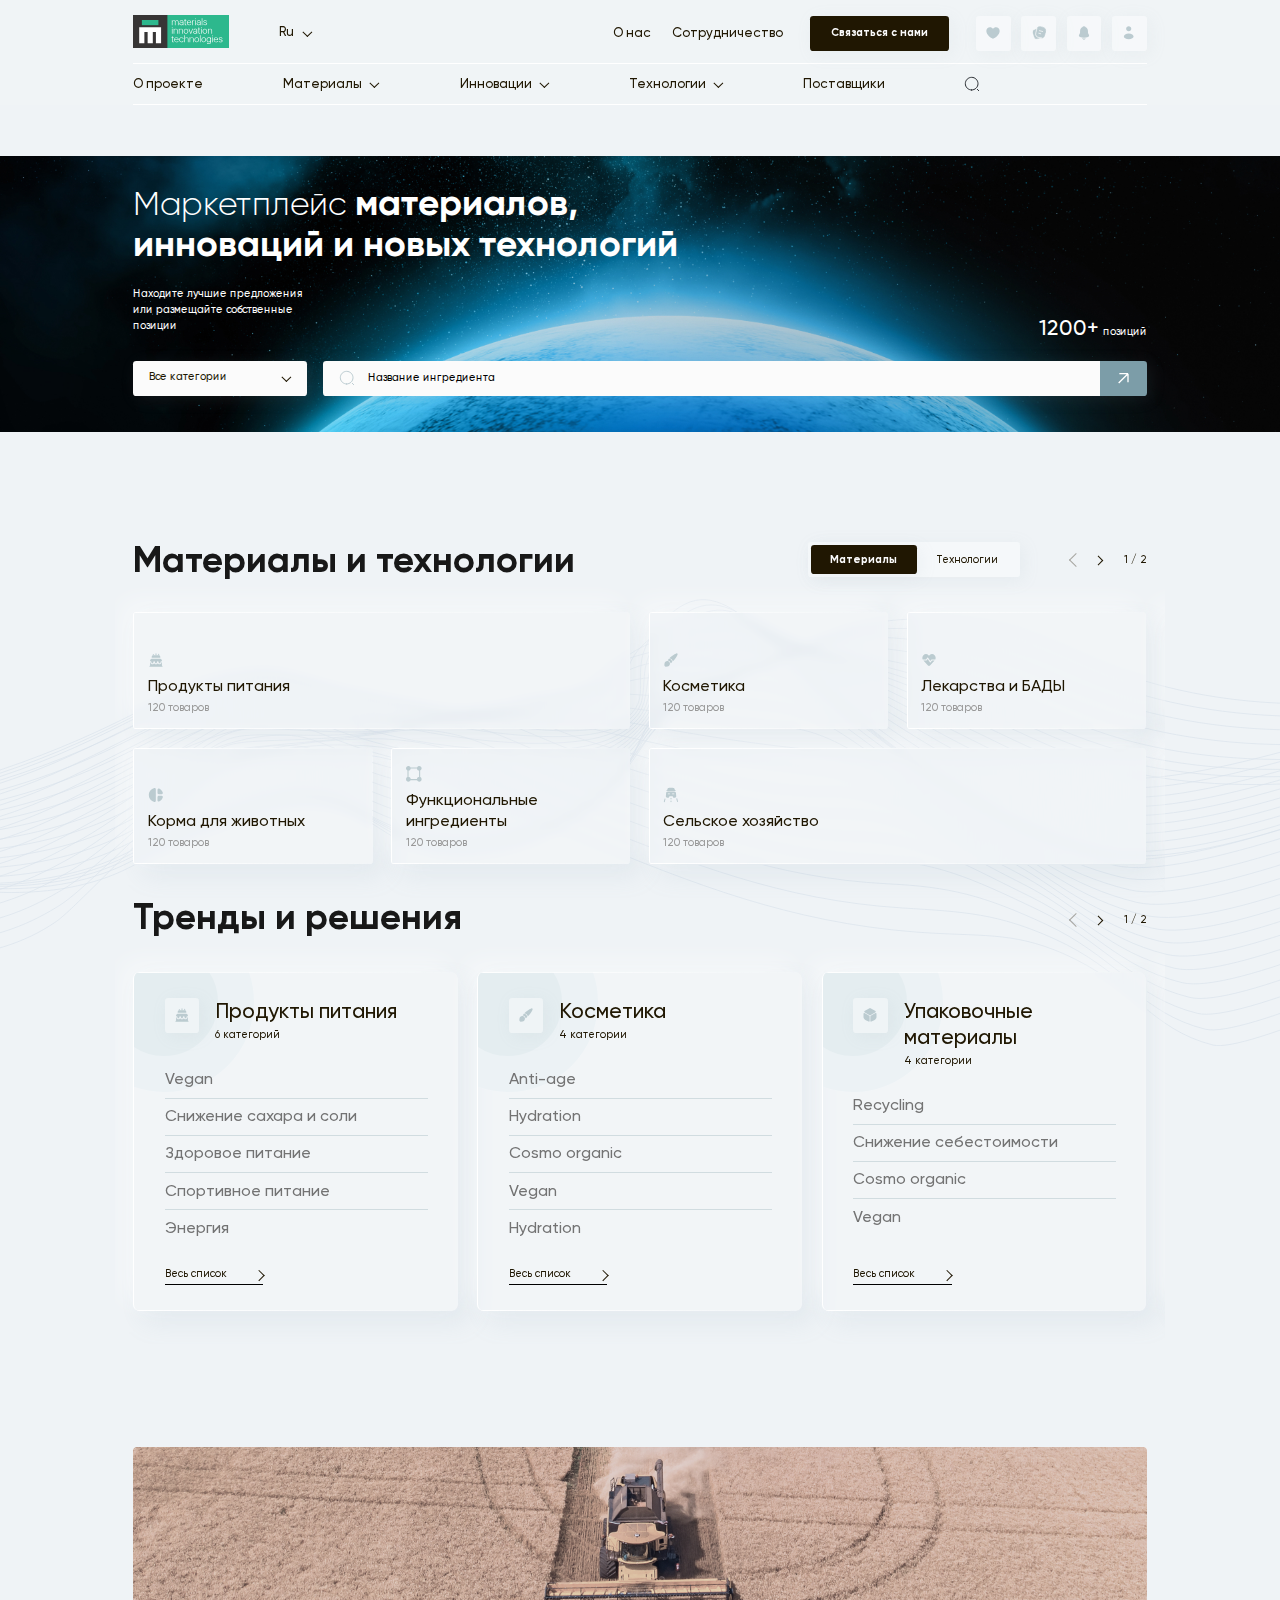
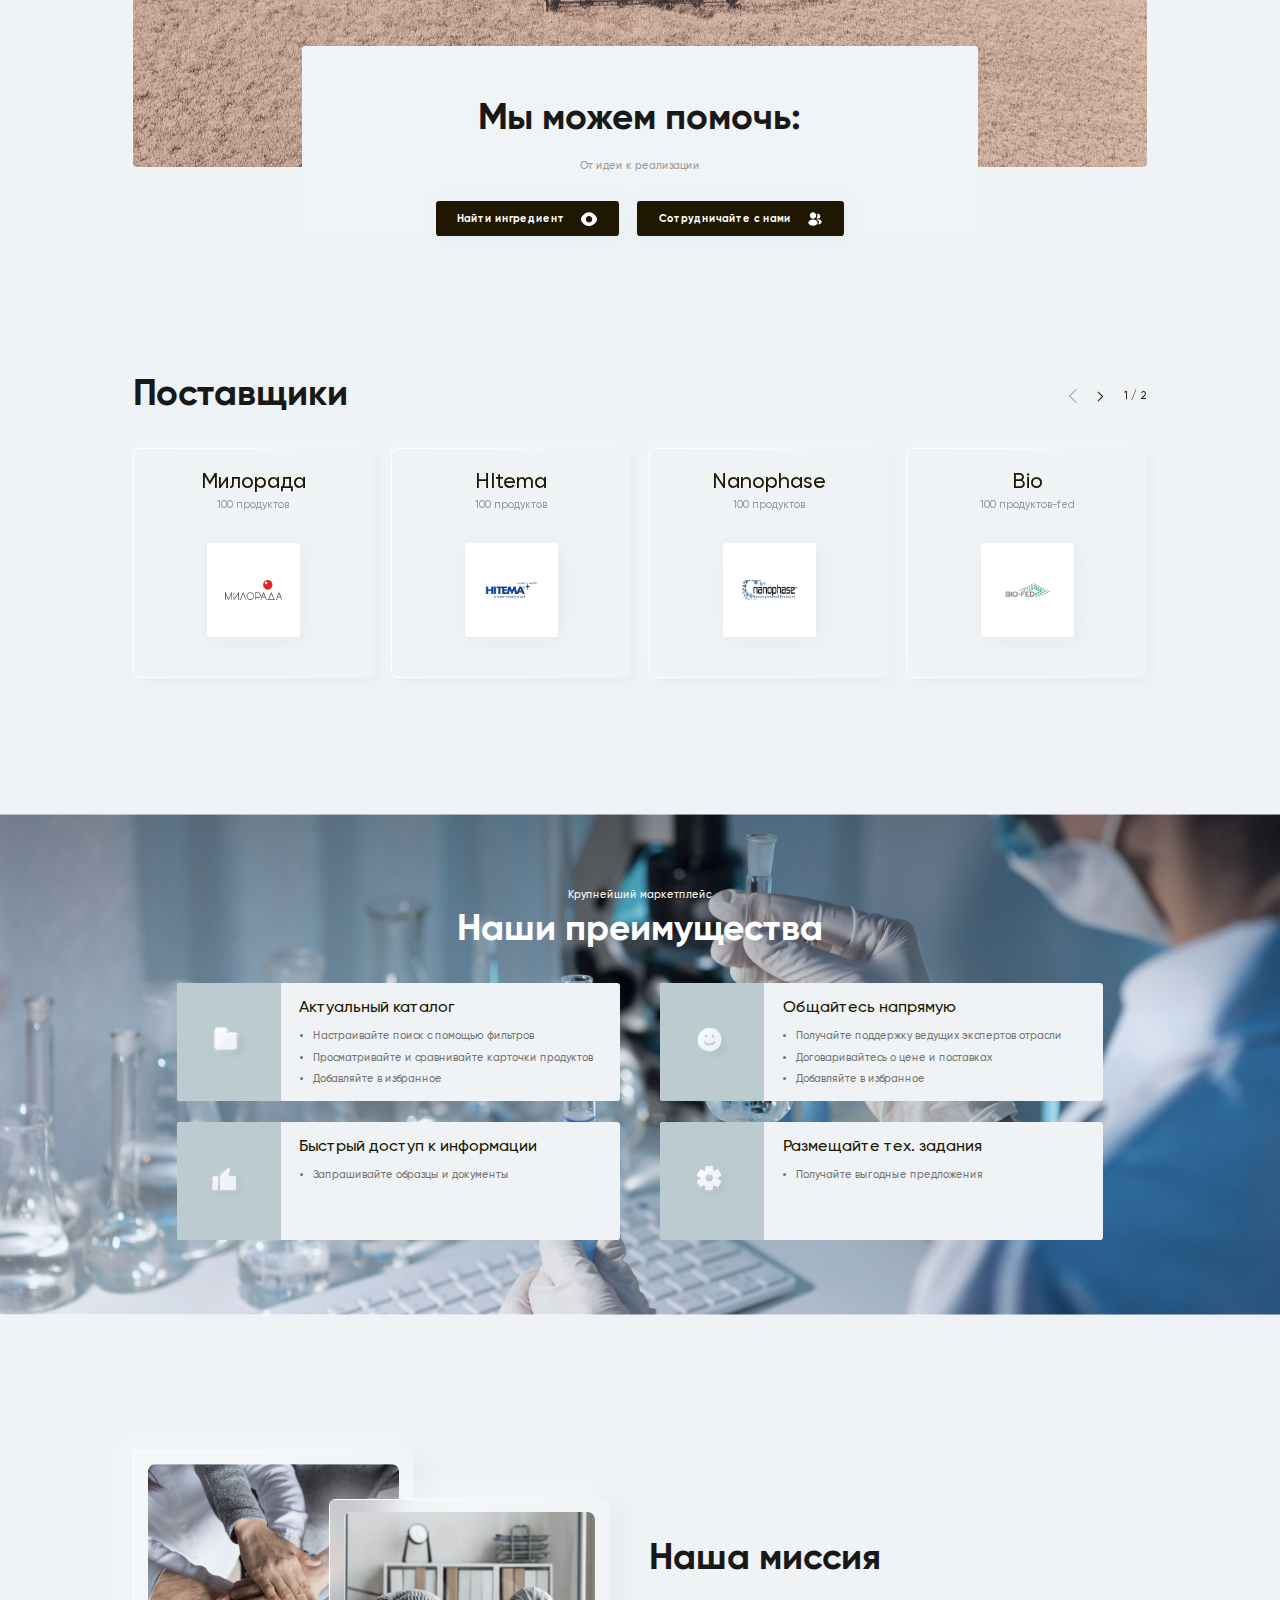
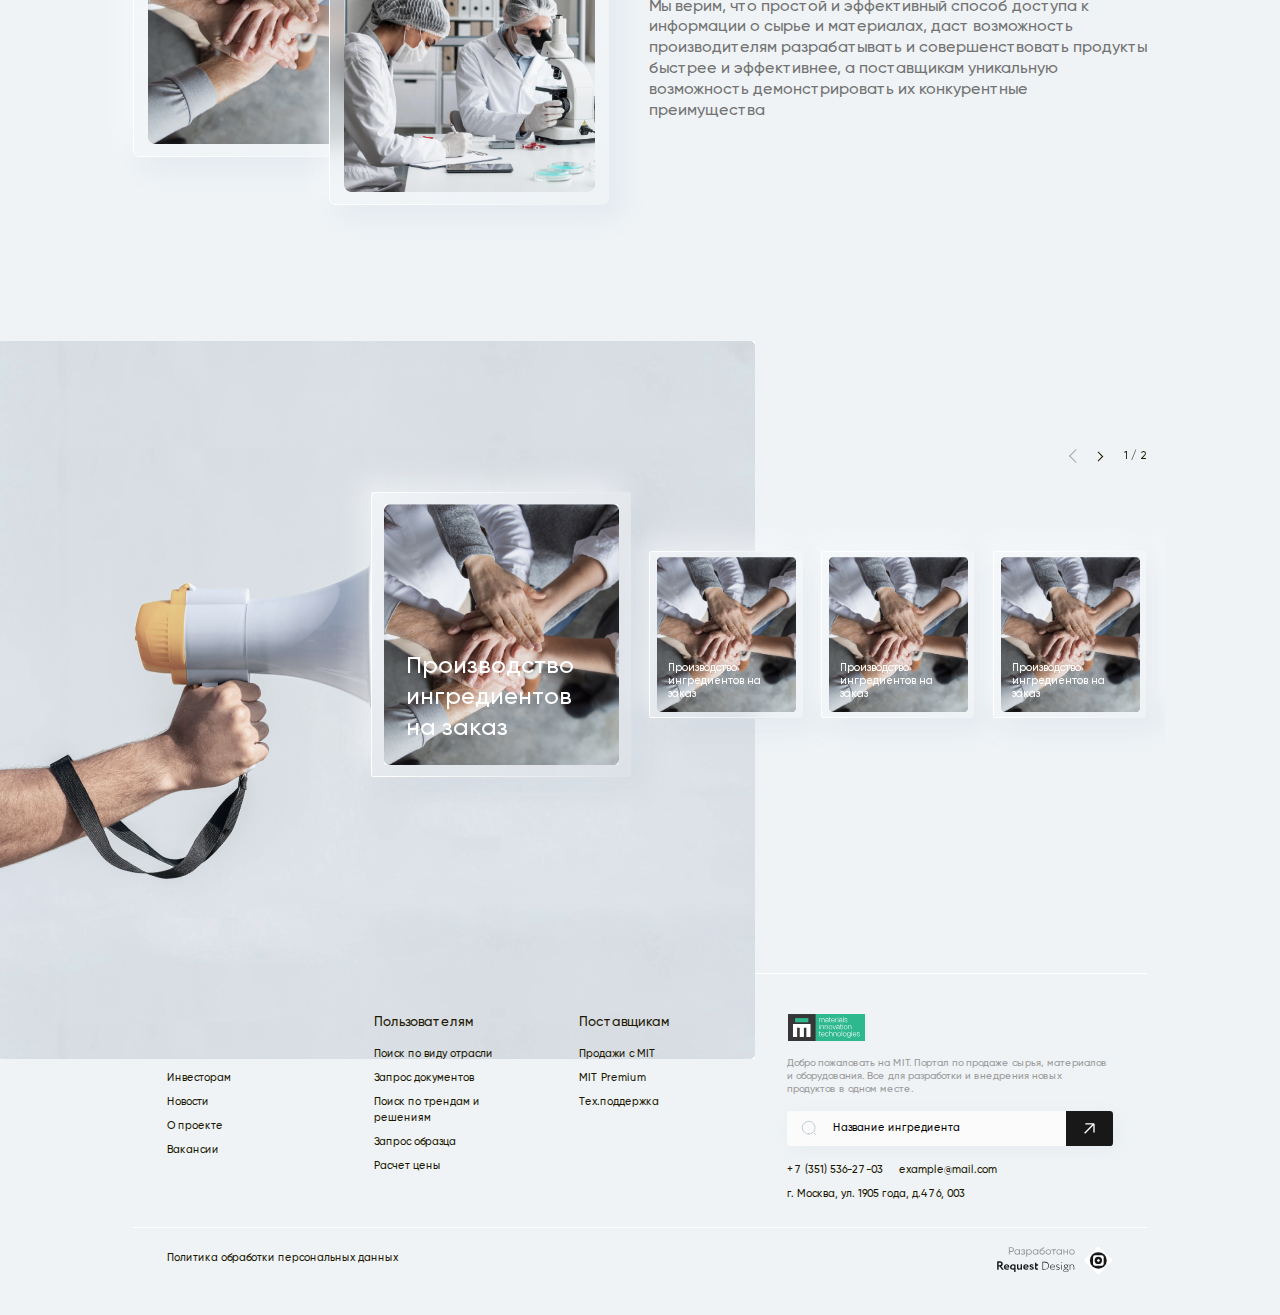
<file: home.html>
<!DOCTYPE html>
<html lang="ru">
	<head>
		<meta charset="utf-8">
		<meta http-equiv="X-UA-Compatible" content="IE=edge">
		<meta name="viewport" content="width=device-width">
		<meta property="og:type" content="website">
		<meta property="og:locale" content="ru_RU">
		<meta property="og:title" content="Ingredients">
		<meta name="twitter:card" content="summary_large_image">
		<meta name="twitter:title" content="Ingredients">
		<title>Ingredients</title>
		<link rel="stylesheet" href="./css/main.css?v=1682778163601">
	</head>
	<body>
		<header class="header">
			<div class="container">
				<div class="header__top"><a class="logo" href="#"><img src="images/logo.svg" alt="logo"></a>
					<form class="localizer">
						<select name="lang">
							<option value="ru" selected>Ru</option>
							<option value="en">En</option>
						</select>
					</form>
					<div class="header__links"><a href="#">О нас</a><a href="#">Сотрудничество</a></div><a class="btn feedback" type="button">Связаться с нами</a>
					<div class="header__setup"><a class="icon" href="#"><svg width="24" height="24" viewBox="0 0 24 24" fill="none" xmlns="http://www.w3.org/2000/svg">
	<path	d="M7.5 3.41895C4.4625 3.41895 2 5.88145 2 8.91895C2 14.4189 8.5 19.4189 12 20.5819C15.5 19.4189 22 14.4189 22 8.91895C22 5.88145 19.5375 3.41895 16.5 3.41895C14.64 3.41895 12.995 4.34245 12 5.75595C11.4928 5.03355 10.8191 4.44399 10.0358 4.03719C9.25245 3.63039 8.38265 3.41832 7.5 3.41895Z" fill="#BBCBD0" />
</svg></a><a class="icon" href="#"><svg width="24" height="24" viewBox="0 0 24 24" fill="none" xmlns="http://www.w3.org/2000/svg">
	<path d="M21.6602 10.44L20.6802 14.62C19.8402 18.23 18.1802 19.69 15.0602 19.39C14.5602 19.35 14.0202 19.26 13.4402 19.12L11.7602 18.72C7.59018 17.73 6.30018 15.67 7.28018 11.49L8.26018 7.30001C8.46018 6.45001 8.70018 5.71001 9.00018 5.10001C10.1702 2.68001 12.1602 2.03001 15.5002 2.82001L17.1702 3.21001C21.3602 4.19001 22.6402 6.26001 21.6602 10.44Z" fill="#BBCBD0" stroke="#BBCBD0" stroke-linecap="round" stroke-linejoin="round"/>
	<path d="M15.0599 19.3901C14.4399 19.8101 13.6599 20.1601 12.7099 20.4701L11.1299 20.9901C7.15985 22.2701 5.06985 21.2001 3.77985 17.2301L2.49985 13.2801C1.21985 9.3101 2.27985 7.2101 6.24985 5.9301L7.82985 5.4101C8.23985 5.2801 8.62985 5.1701 8.99985 5.1001C8.69985 5.7101 8.45985 6.4501 8.25985 7.3001L7.27985 11.4901C6.29985 15.6701 7.58985 17.7301 11.7599 18.7201L13.4399 19.1201C14.0199 19.2601 14.5599 19.3501 15.0599 19.3901Z" fill="#BBCBD0" stroke="white" stroke-linecap="round" stroke-linejoin="round"/>
	<path d="M12.6401 8.52979L17.4901 9.75979" stroke="white" stroke-linecap="round" stroke-linejoin="round"/>
	<path d="M11.6602 12.3999L14.5602 13.1399" stroke="white" stroke-linecap="round" stroke-linejoin="round"/>
</svg></a><a class="icon" href="#"><svg width="24" height="24" viewBox="0 0 24 24" fill="none" xmlns="http://www.w3.org/2000/svg">
	<path d="M19.3399 14.49L18.3399 12.83C18.1299 12.46 17.9399 11.76 17.9399 11.35V8.82C17.9399 6.47 16.5599 4.44 14.5699 3.49C14.0499 2.57 13.0899 2 11.9899 2C10.8999 2 9.91994 2.59 9.39994 3.52C7.44994 4.49 6.09994 6.5 6.09994 8.82V11.35C6.09994 11.76 5.90994 12.46 5.69994 12.82L4.68994 14.49C4.28994 15.16 4.19994 15.9 4.44994 16.58C4.68994 17.25 5.25994 17.77 5.99994 18.02C7.93994 18.68 9.97994 19 12.0199 19C14.0599 19 16.0999 18.68 18.0399 18.03C18.7399 17.8 19.2799 17.27 19.5399 16.58C19.7999 15.89 19.7299 15.13 19.3399 14.49Z" fill="#BBCBD0"/>
	<path d="M14.8297 20.01C14.4097 21.17 13.2997 22 11.9997 22C11.2097 22 10.4297 21.68 9.87969 21.11C9.55969 20.81 9.31969 20.41 9.17969 20C9.30969 20.02 9.43969 20.03 9.57969 20.05C9.80969 20.08 10.0497 20.11 10.2897 20.13C10.8597 20.18 11.4397 20.21 12.0197 20.21C12.5897 20.21 13.1597 20.18 13.7197 20.13C13.9297 20.11 14.1397 20.1 14.3397 20.07C14.4997 20.05 14.6597 20.03 14.8297 20.01Z" fill="#BBCBD0"/>
</svg></a><a class="icon" href="#"><svg width="24" height="24" viewBox="0 0 24 24" fill="none" xmlns="http://www.w3.org/2000/svg">
	<path d="M11.7105 9.42864C11.6236 9.41994 11.5194 9.41994 11.4238 9.42864C9.35625 9.35907 7.71436 7.66314 7.71436 5.57585C7.71436 3.44507 9.43443 1.71436 11.5715 1.71436C13.6999 1.71436 15.4286 3.44507 15.4286 5.57585C15.42 7.66314 13.7781 9.35907 11.7105 9.42864Z" fill="#BBCBD0"/>
	<path d="M6.22458 14.2213C3.63933 15.8317 3.63933 18.4561 6.22458 20.0565C9.16237 21.8856 13.9803 21.8856 16.9181 20.0565C19.5034 18.4461 19.5034 15.8218 16.9181 14.2213C13.991 12.4021 9.17306 12.4021 6.22458 14.2213Z" fill="#BBCBD0"/>
</svg>	</a></div>
				</div>
				<div class="header__bottom">
					<nav class="nav">
						<ul class="nav__list">
							<li class="nav__item"><a href="#">О проекте</a></li>
							<li class="nav__item"><a class="drop_btn" type="#">Материалы</a>
								<div class="drop">
									<div class="drop_content"><a class="drop__title" href="#">Материалы</a>
										<ul class="nav__list_drop">
											<li><a href="#">Подраздел 1</a></li>
											<li><a href="#">Подраздел 2</a></li>
											<li><a href="#">Подраздел 3 с длинным названием</a></li>
											<li><a href="#">Подраздел 4</a></li>
										</ul>
									</div>
								</div>
							</li>
							<li class="nav__item"><a class="drop_btn" type="#">Инновации</a>
								<div class="drop">
									<div class="drop_content"><a class="drop__title" href="#">Инновации</a>
										<ul class="nav__list_drop">
											<li><a href="#">Подраздел 1</a></li>
											<li><a href="#">Подраздел 3 с длинным названием</a></li>
											<li><a href="#">Подраздел 2</a></li>
											<li><a href="#">Подраздел 4</a></li>
										</ul>
									</div>
								</div>
							</li>
							<li class="nav__item"><a class="drop_btn" type="#">Технологии</a>
								<div class="drop">
									<div class="drop_content"><a class="drop__title" href="#">Технологии</a>
										<ul class="nav__list_drop">
											<li><a href="#">Подраздел 3 с длинным названием</a></li>
											<li><a href="#">Подраздел 1</a></li>
											<li><a href="#">Подраздел 2</a></li>
											<li><a href="#">Подраздел 4</a></li>
										</ul>
									</div>
								</div>
							</li>
							<li class="nav__item"><a href="#">Поставщики</a></li>
						</ul>
					</nav>
					<button class="search_open" type="button"><svg width="24" height="24" viewBox="0 0 24 24" fill="none" xmlns="http://www.w3.org/2000/svg">
	<path d="M11.5 21C16.7467 21 21 16.7467 21 11.5C21 6.25329 16.7467 2 11.5 2C6.25329 2 2 6.25329 2 11.5C2 16.7467 6.25329 21 11.5 21Z" stroke="#292D32" stroke-width="1.5" stroke-linecap="round" stroke-linejoin="round" fill="none"/>
	<path d="M22 22L20 20" stroke="#292D32" stroke-width="1.5" stroke-linecap="round" stroke-linejoin="round"/>
</svg>
					</button>
				</div>
			</div>
		</header>
		<main>
			<section class="banner" style="background-image:url(images/banner/banner_bg.jpg)">
				<div class="container">
					<div class="banner__title"><span>Маркетплейс</span> материалов, инноваций и новых технологий</div>
					<div class="banner__subtitle">Находите лучшие предложения <br> или размещайте собственные позиции</div>
					<div class="banner__info"><span>1200+ </span>позиций</div>
					<div class="banner__inner">
						<form class="search">
							<div class="search__filter">
								<select name="search">
									<option value="0" selected>Все категории</option>
									<option value="1">Категория 1</option>
									<option value="2">Категория 2</option>
									<option value="3">Категория 3</option>
								</select>
							</div>
							<div class="search__inner">
								<label><svg width="24" height="24" viewBox="0 0 24 24" fill="none" xmlns="http://www.w3.org/2000/svg">
	<path d="M11.5 21C16.7467 21 21 16.7467 21 11.5C21 6.25329 16.7467 2 11.5 2C6.25329 2 2 6.25329 2 11.5C2 16.7467 6.25329 21 11.5 21Z" stroke="#BBCBD0" stroke-width="1.5" stroke-linecap="round" stroke-linejoin="round" fill="none"/>
	<path d="M22 22L20 20" stroke="#BBCBD0" stroke-width="1.5" stroke-linecap="round" stroke-linejoin="round"/>
</svg>
									<input type="text" placeholder="Название ингредиента">
								</label>
								<button type="submit"><svg width="16" height="16" viewBox="0 0 16 16" fill="none" xmlns="http://www.w3.org/2000/svg">
	<path d="M15 1L1 15M15 1V14M15 1H2" stroke="white" stroke-width="2"/>
</svg>
								</button>
							</div>
						</form>
					</div>
				</div>
			</section>
			<section class="section switcher materials">
				<div class="lines"><img src="images/lines.svg" alt="lines.svg"></div>
				<div class="container">
					<div class="section__top">
						<div class="section__title">Материалы и технологии</div>
						<div class="switcher__control">
							<button class="btn switcher__btn active" type="button">Материалы</button>
							<button class="btn switcher__btn" type="button">Технологии</button>
						</div>
					</div>
					<div class="switcher__container">
						<div class="switcher__content active">
							<div class="swiper_shadow swiper_2slides">
								<div class="swiper swiper_tiles swiper_materials swiper_materials_1">
									<div class="swiper_control">
										<div class="swiper-button-prev"></div>
										<div class="swiper-button-next"></div>
										<div class="swiper-pagination"></div>
									</div>
									<div class="swiper-wrapper">
										<div class="swiper-slide">
											<div class="tiles">
												<div class="tile gradient_border tile_wide">
													<div class="tile__img"><img src="images/materials/tile_bg_1.png" alt=""></div>
													<div class="tile__inner">
														<div class="tile__icon"><svg width="24" height="24" viewBox="0 0 24 24" fill="none" xmlns="http://www.w3.org/2000/svg">
	<path d="M20.8899 13V14H20.0199C19.2799 14 18.6799 14.6 18.6799 15.35V15.65C18.6799 16.4 18.0799 17 17.3299 17C16.5899 17 15.9899 16.4 15.9899 15.65V15.35C15.9899 14.6 15.3799 14 14.6399 14C13.8999 14 13.2999 14.6 13.2999 15.35V15.65C13.2999 16.4 12.6899 17 11.9499 17C11.2099 17 10.5999 16.4 10.5999 15.65V15.35C10.5999 14.6 9.99986 14 9.25986 14C8.51986 14 7.90986 14.6 7.90986 15.35V15.65C7.90986 16.4 7.30986 17 6.56986 17C5.81986 17 5.21986 16.4 5.21986 15.65V15.33C5.21986 14.59 4.62986 13.99 3.89986 13.98H3.10986V13C3.10986 11.62 4.14986 10.45 5.55986 10.11C5.83986 10.04 6.12986 10 6.43986 10H17.5599C17.8699 10 18.1599 10.04 18.4399 10.11C19.8499 10.45 20.8899 11.62 20.8899 13Z" fill="#BBCBD0"/>
	<path d="M18.4401 7.17V8.58C18.1501 8.52 17.8601 8.5 17.5601 8.5H6.44006C6.14006 8.5 5.85006 8.53 5.56006 8.59V7.17C5.56006 5.97 6.64006 5 7.98006 5H16.0201C17.3601 5 18.4401 5.97 18.4401 7.17Z" fill="#BBCBD0"/>
	<path d="M8.75 3.5499V5.0099H7.98C7.72 5.0099 7.48 5.0399 7.25 5.0999V3.5499C7.25 3.1999 7.59 2.8999 8 2.8999C8.41 2.8999 8.75 3.1999 8.75 3.5499Z" fill="#BBCBD0"/>
	<path d="M16.75 3.33008V5.10008C16.52 5.03008 16.28 5.00008 16.02 5.00008H15.25V3.33008C15.25 2.92008 15.59 2.58008 16 2.58008C16.41 2.58008 16.75 2.92008 16.75 3.33008Z" fill="#BBCBD0"/>
	<path d="M12.75 2.82V5H11.25V2.82C11.25 2.37 11.59 2 12 2C12.41 2 12.75 2.37 12.75 2.82Z" fill="#BBCBD0"/>
	<path d="M22 21.25C22 21.66 21.66 22 21.25 22H2.75C2.34 22 2 21.66 2 21.25C2 20.84 2.34 20.5 2.75 20.5H3.11V15.48H3.72V15.55C3.72 16.89 4.6 18.13 5.91 18.42C6.93 18.66 7.9 18.33 8.56 17.68C8.94 17.3 9.56 17.29 9.94 17.67C10.46 18.18 11.17 18.5 11.95 18.5C12.73 18.5 13.44 18.19 13.96 17.67C14.34 17.3 14.95 17.3 15.34 17.68C15.99 18.33 16.96 18.66 17.99 18.42C19.3 18.13 20.18 16.89 20.18 15.55V15.5H20.89V20.5H21.25C21.66 20.5 22 20.84 22 21.25Z" fill="#BBCBD0"/>
</svg>
														</div>
														<div class="tile__title">Продукты питания</div>
														<div class="tile__info">120 товаров</div>
													</div>
												</div>
												<div class="tile gradient_border">
													<div class="tile__img"><img src="images/materials/tile_bg_1.png" alt=""></div>
													<div class="tile__inner">
														<div class="tile__icon"><svg width="24" height="24" viewBox="0 0 24 24" fill="none" xmlns="http://www.w3.org/2000/svg">
	<path d="M14.2202 15.0001L14.2202 20.0801C14.2202 20.6901 14.5302 21.2501 15.0502 21.5701C15.5602 21.8901 16.1702 21.9201 16.7102 21.6601C19.2302 20.4301 21.2102 18.2101 22.1402 15.5701C22.2002 15.3901 22.2402 15.1901 22.2402 15.0001C22.2402 14.6501 22.1302 14.3001 21.9202 14.0001C21.5902 13.5301 21.0502 13.2501 20.4802 13.2501L15.9802 13.2401C15.5102 13.2401 15.0702 13.4201 14.7402 13.7501C14.4102 14.0901 14.2202 14.5301 14.2202 15.0001Z" fill="#BBCBD0"/>
	<path d="M9.6 1.52007C4.68 2.64007 1.25 6.95007 1.25 12.0001C1.25 17.0501 4.68 21.3601 9.6 22.4801C10.12 22.6001 10.65 22.4801 11.07 22.1401C11.49 21.8001 11.73 21.3001 11.73 20.7601L11.73 3.23007C11.73 2.69007 11.49 2.19007 11.07 1.85007C10.65 1.52007 10.11 1.40007 9.6 1.52007Z" fill="#BBCBD0"/>
	<path d="M14.2698 3.94L14.2598 9C14.2598 9.47 14.4398 9.91 14.7698 10.24C15.0998 10.57 15.5398 10.75 16.0098 10.75L20.4898 10.74C21.0598 10.74 21.5998 10.46 21.9298 9.99C22.1398 9.69 22.2498 9.34 22.2498 8.99C22.2498 8.8 22.2198 8.61 22.1498 8.43C21.2298 5.81 19.2598 3.59 16.7698 2.36C16.2398 2.1 15.6198 2.13 15.1198 2.44C14.5798 2.77 14.2698 3.33 14.2698 3.94Z" fill="#BBCBD0"/>
</svg>
														</div>
														<div class="tile__title">Корма для животных</div>
														<div class="tile__info">120 товаров</div>
													</div>
												</div>
												<div class="tile gradient_border">
													<div class="tile__img"><img src="images/materials/tile_bg_1.png" alt=""></div>
													<div class="tile__inner">
														<div class="tile__icon"><svg width="22" height="22" viewBox="0 0 22 22" fill="none" xmlns="http://www.w3.org/2000/svg">
	<path d="M19.5 15.25V6.25C20.69 5.75 21.5 4.58 21.5 3.25C21.5 1.46 20.04 0 18.25 0C16.93 0 15.75 0.81 15.25 2H6.25C5.75 0.81 4.58 0 3.25 0C1.46 0 0 1.46 0 3.25C0 4.57 0.81 5.75 2 6.25V15.25C0.81 15.75 0 16.92 0 18.25C0 20.04 1.46 21.5 3.25 21.5C4.57 21.5 5.75 20.69 6.25 19.5H15.25C15.75 20.69 16.92 21.5 18.25 21.5C20.04 21.5 21.5 20.04 21.5 18.25C21.5 16.93 20.69 15.75 19.5 15.25ZM17.91 15.02C17.8 15.03 17.7 15.05 17.59 15.07C17.32 15.12 17.06 15.21 16.81 15.34C16.75 15.37 16.69 15.4 16.63 15.44C16.13 15.72 15.72 16.13 15.44 16.63C15.4 16.69 15.37 16.75 15.34 16.81C15.21 17.06 15.12 17.32 15.07 17.59C15.05 17.7 15.03 17.8 15.02 17.91C15.01 17.94 15.01 17.97 15.01 18H6.49C6.47 17.75 6.42 17.51 6.35 17.28C6.33 17.2 6.3 17.11 6.26 17.03C6.23 16.96 6.2 16.89 6.16 16.81C6.13 16.75 6.1 16.69 6.06 16.63C5.78 16.13 5.37 15.72 4.87 15.44C4.81 15.4 4.75 15.37 4.69 15.34C4.61 15.3 4.54 15.27 4.47 15.24C4.39 15.2 4.3 15.17 4.22 15.15C3.99 15.08 3.75 15.03 3.5 15.01V6.49C3.76 6.47 4 6.42 4.24 6.34C4.33 6.32 4.43 6.28 4.52 6.24C4.57 6.22 4.63 6.19 4.69 6.16C4.75 6.13 4.81 6.1 4.87 6.06C5.37 5.78 5.78 5.37 6.06 4.87C6.1 4.81 6.13 4.75 6.16 4.69C6.19 4.63 6.22 4.57 6.24 4.52C6.28 4.43 6.32 4.33 6.34 4.24C6.42 4 6.47 3.76 6.49 3.5H15.01C15.03 3.77 15.08 4.02 15.17 4.27C15.19 4.35 15.22 4.44 15.26 4.52C15.28 4.58 15.31 4.63 15.34 4.69C15.37 4.75 15.4 4.81 15.44 4.87C15.72 5.37 16.13 5.78 16.63 6.06C16.69 6.1 16.75 6.13 16.81 6.16C16.87 6.19 16.92 6.22 16.98 6.24C17.06 6.28 17.15 6.31 17.23 6.33C17.48 6.42 17.73 6.47 18 6.49V15.01C17.97 15.01 17.94 15.01 17.91 15.02Z" fill="#BBCBD0"/>
</svg>
														</div>
														<div class="tile__title">Функциональные ингредиенты</div>
														<div class="tile__info">120 товаров</div>
													</div>
												</div>
											</div>
										</div>
										<div class="swiper-slide">
											<div class="tiles">
												<div class="tile gradient_border">
													<div class="tile__img"><img src="images/materials/tile_bg_1.png" alt=""></div>
													<div class="tile__inner">
														<div class="tile__icon"><svg width="24" height="24" viewBox="0 0 24 24" fill="none" xmlns="http://www.w3.org/2000/svg">
	<path d="M21.8098 3.94009C20.4998 7.21009 17.5098 11.4801 14.6598 14.2701C14.2498 11.6901 12.1898 9.67009 9.58984 9.31009C12.3898 6.45009 16.6898 3.42009 19.9698 2.10009C20.5498 1.88009 21.1298 2.05009 21.4898 2.41009C21.8698 2.79009 22.0498 3.36009 21.8098 3.94009Z" fill="#BBCBD0"/>
	<path d="M13.7801 15.09C13.5801 15.26 13.3801 15.43 13.1801 15.59L11.3901 17.02C11.3901 16.99 11.3801 16.95 11.3801 16.91C11.2401 15.84 10.7401 14.85 9.93012 14.04C9.11012 13.22 8.09012 12.72 6.97012 12.58C6.94012 12.58 6.90012 12.57 6.87012 12.57L8.32012 10.74C8.46012 10.56 8.61012 10.39 8.77012 10.21L9.45012 10.3C11.6001 10.6 13.3301 12.29 13.6701 14.43L13.7801 15.09Z" fill="#BBCBD0"/>
	<path d="M10.4298 17.6198C10.4298 18.7198 10.0098 19.7698 9.20976 20.5598C8.59976 21.1798 7.77977 21.5998 6.77977 21.7198L4.32976 21.9898C2.98976 22.1398 1.83976 20.9898 1.98976 19.6398L2.25976 17.1798C2.49976 14.9898 4.32976 13.5898 6.26976 13.5498C6.45976 13.5398 6.66976 13.5498 6.86976 13.5698C7.71976 13.6798 8.53976 14.0698 9.22976 14.7498C9.89976 15.4198 10.2798 16.2098 10.3898 17.0398C10.4098 17.2398 10.4298 17.4298 10.4298 17.6198Z" fill="#BBCBD0"/>
</svg>
														</div>
														<div class="tile__title">Косметика</div>
														<div class="tile__info">120 товаров</div>
													</div>
												</div>
												<div class="tile gradient_border">
													<div class="tile__img"><img src="images/materials/tile_bg_1.png" alt=""></div>
													<div class="tile__inner">
														<div class="tile__icon"><svg width="24" height="24" viewBox="0 0 24 24" fill="none" xmlns="http://www.w3.org/2000/svg">
	<path fill-rule="evenodd" clip-rule="evenodd" d="M12 5.52422L12.765 4.70229C14.8777 2.43257 18.3029 2.43257 20.4155 4.70229C22.0637 6.47297 22.426 9.10191 21.5026 11.25H16C15.7492 11.25 15.5151 11.3753 15.376 11.584L14 13.6479L10.624 8.58397C10.4849 8.37533 10.2508 8.25 10 8.25C9.74924 8.25 9.51506 8.37533 9.37596 8.58397L7.59861 11.25H2.49736C1.57397 9.10191 1.93634 6.47296 3.58447 4.70229C5.69709 2.43257 9.12233 2.43257 11.235 4.70229L12 5.52422ZM3.43099 12.75C3.48085 12.8081 3.532 12.8653 3.58447 12.9217L10.4699 20.3191C11.3149 21.227 12.685 21.227 13.5301 20.3191L20.4155 12.9217C20.468 12.8653 20.5192 12.8081 20.569 12.75H16.4014L14.624 15.416C14.4849 15.6247 14.2508 15.75 14 15.75C13.7492 15.75 13.5151 15.6247 13.376 15.416L10 10.3521L8.62404 12.416C8.48494 12.6247 8.25076 12.75 8 12.75H3.43099Z" fill="#BBCBD0"/>
</svg>	
														</div>
														<div class="tile__title">Лекарства и БАДЫ</div>
														<div class="tile__info">120 товаров</div>
													</div>
												</div>
												<div class="tile gradient_border tile_wide">
													<div class="tile__img"><img src="images/materials/tile_bg_1.png" alt=""></div>
													<div class="tile__inner">
														<div class="tile__icon"><svg width="24" height="24" viewBox="0 0 24 24" fill="none" xmlns="http://www.w3.org/2000/svg">
	<path d="M12 18.75C11.59 18.75 11.25 18.41 11.25 18V17C11.25 16.59 11.59 16.25 12 16.25C12.41 16.25 12.75 16.59 12.75 17V18C12.75 18.41 12.41 18.75 12 18.75Z" fill="#BBCBD0"/>
	<path d="M12 22.75C11.59 22.75 11.25 22.41 11.25 22V21C11.25 20.59 11.59 20.25 12 20.25C12.41 20.25 12.75 20.59 12.75 21V22C12.75 22.41 12.41 22.75 12 22.75Z" fill="#BBCBD0"/>
	<path d="M2.0001 22.7501C1.9401 22.7501 1.8801 22.7401 1.8201 22.7301C1.4201 22.6301 1.1701 22.2201 1.2701 21.8201L2.2701 17.8201C2.3701 17.4201 2.7701 17.1701 3.1801 17.2701C3.5801 17.3701 3.8301 17.7801 3.7301 18.1801L2.7301 22.1801C2.6401 22.5201 2.3401 22.7501 2.0001 22.7501Z" fill="#BBCBD0"/>
	<path d="M21.7526 22.5026C21.4126 22.5026 21.1126 22.2726 21.0226 21.9326L20.0226 17.9326C19.9226 17.5326 20.1626 17.1226 20.5726 17.0226C20.9726 16.9226 21.3826 17.1626 21.4826 17.5726L22.4826 21.5726C22.5826 21.9726 22.3426 22.3826 21.9326 22.4826C21.8726 22.4926 21.8126 22.5026 21.7526 22.5026Z" fill="#BBCBD0"/>
	<path d="M19.1402 5.3C19.1402 5.6 18.8902 5.84 18.6002 5.84H5.53023C5.23023 5.84 4.99023 5.59 4.99023 5.3C4.99023 5 5.24023 4.76 5.53023 4.76H6.27023L6.55023 3.45C6.81023 2.17 7.35023 1 9.51023 1H14.6002C16.7602 1 17.3102 2.17 17.5702 3.44L17.8502 4.75H18.5902C18.8902 4.75 19.1402 5 19.1402 5.3Z" fill="#BBCBD0"/>
	<path d="M19.4501 9.40018C19.3401 8.20018 19.0201 6.93018 16.6901 6.93018H7.43014C5.10014 6.93018 4.79014 8.21018 4.67014 9.40018L4.26014 13.8202C4.21014 14.3702 4.39014 14.9202 4.77014 15.3402C5.16014 15.7602 5.70014 16.0002 6.28014 16.0002H7.64014C8.82014 16.0002 9.04014 15.3302 9.19014 14.8802L9.34014 14.4402C9.51014 13.9402 9.55014 13.8202 10.2001 13.8202H13.9201C14.5701 13.8202 14.5901 13.8902 14.7801 14.4402L14.9301 14.8802C15.0701 15.3302 15.3001 16.0002 16.4701 16.0002H17.8301C18.4001 16.0002 18.9501 15.7602 19.3401 15.3402C19.7201 14.9302 19.9001 14.3702 19.8501 13.8202L19.4501 9.40018ZM9.88014 10.9202H7.71014C7.41014 10.9202 7.17014 10.6702 7.17014 10.3802C7.17014 10.0902 7.42014 9.84018 7.71014 9.84018H9.89014C10.1901 9.84018 10.4301 10.0902 10.4301 10.3802C10.4301 10.6702 10.1801 10.9202 9.88014 10.9202ZM16.4101 10.9202H14.2301C13.9301 10.9202 13.6901 10.6702 13.6901 10.3802C13.6901 10.0902 13.9401 9.84018 14.2301 9.84018H16.4101C16.7101 9.84018 16.9501 10.0902 16.9501 10.3802C16.9501 10.6702 16.7101 10.9202 16.4101 10.9202Z" fill="#BBCBD0"/>
</svg>	
														</div>
														<div class="tile__title">Сельское хозяйство</div>
														<div class="tile__info">120 товаров</div>
													</div>
												</div>
											</div>
										</div>
										<div class="swiper-slide">
											<div class="tiles">
												<div class="tile gradient_border">
													<div class="tile__img"><img src="images/materials/tile_bg_1.png" alt=""></div>
													<div class="tile__inner">
														<div class="tile__icon"><svg width="24" height="24" viewBox="0 0 24 24" fill="none" xmlns="http://www.w3.org/2000/svg">
	<path d="M14.2202 15.0001L14.2202 20.0801C14.2202 20.6901 14.5302 21.2501 15.0502 21.5701C15.5602 21.8901 16.1702 21.9201 16.7102 21.6601C19.2302 20.4301 21.2102 18.2101 22.1402 15.5701C22.2002 15.3901 22.2402 15.1901 22.2402 15.0001C22.2402 14.6501 22.1302 14.3001 21.9202 14.0001C21.5902 13.5301 21.0502 13.2501 20.4802 13.2501L15.9802 13.2401C15.5102 13.2401 15.0702 13.4201 14.7402 13.7501C14.4102 14.0901 14.2202 14.5301 14.2202 15.0001Z" fill="#BBCBD0"/>
	<path d="M9.6 1.52007C4.68 2.64007 1.25 6.95007 1.25 12.0001C1.25 17.0501 4.68 21.3601 9.6 22.4801C10.12 22.6001 10.65 22.4801 11.07 22.1401C11.49 21.8001 11.73 21.3001 11.73 20.7601L11.73 3.23007C11.73 2.69007 11.49 2.19007 11.07 1.85007C10.65 1.52007 10.11 1.40007 9.6 1.52007Z" fill="#BBCBD0"/>
	<path d="M14.2698 3.94L14.2598 9C14.2598 9.47 14.4398 9.91 14.7698 10.24C15.0998 10.57 15.5398 10.75 16.0098 10.75L20.4898 10.74C21.0598 10.74 21.5998 10.46 21.9298 9.99C22.1398 9.69 22.2498 9.34 22.2498 8.99C22.2498 8.8 22.2198 8.61 22.1498 8.43C21.2298 5.81 19.2598 3.59 16.7698 2.36C16.2398 2.1 15.6198 2.13 15.1198 2.44C14.5798 2.77 14.2698 3.33 14.2698 3.94Z" fill="#BBCBD0"/>
</svg>
														</div>
														<div class="tile__title">Корма для животных</div>
														<div class="tile__info">120 товаров</div>
													</div>
												</div>
												<div class="tile gradient_border">
													<div class="tile__img"><img src="images/materials/tile_bg_1.png" alt=""></div>
													<div class="tile__inner">
														<div class="tile__icon"><svg width="22" height="22" viewBox="0 0 22 22" fill="none" xmlns="http://www.w3.org/2000/svg">
	<path d="M19.5 15.25V6.25C20.69 5.75 21.5 4.58 21.5 3.25C21.5 1.46 20.04 0 18.25 0C16.93 0 15.75 0.81 15.25 2H6.25C5.75 0.81 4.58 0 3.25 0C1.46 0 0 1.46 0 3.25C0 4.57 0.81 5.75 2 6.25V15.25C0.81 15.75 0 16.92 0 18.25C0 20.04 1.46 21.5 3.25 21.5C4.57 21.5 5.75 20.69 6.25 19.5H15.25C15.75 20.69 16.92 21.5 18.25 21.5C20.04 21.5 21.5 20.04 21.5 18.25C21.5 16.93 20.69 15.75 19.5 15.25ZM17.91 15.02C17.8 15.03 17.7 15.05 17.59 15.07C17.32 15.12 17.06 15.21 16.81 15.34C16.75 15.37 16.69 15.4 16.63 15.44C16.13 15.72 15.72 16.13 15.44 16.63C15.4 16.69 15.37 16.75 15.34 16.81C15.21 17.06 15.12 17.32 15.07 17.59C15.05 17.7 15.03 17.8 15.02 17.91C15.01 17.94 15.01 17.97 15.01 18H6.49C6.47 17.75 6.42 17.51 6.35 17.28C6.33 17.2 6.3 17.11 6.26 17.03C6.23 16.96 6.2 16.89 6.16 16.81C6.13 16.75 6.1 16.69 6.06 16.63C5.78 16.13 5.37 15.72 4.87 15.44C4.81 15.4 4.75 15.37 4.69 15.34C4.61 15.3 4.54 15.27 4.47 15.24C4.39 15.2 4.3 15.17 4.22 15.15C3.99 15.08 3.75 15.03 3.5 15.01V6.49C3.76 6.47 4 6.42 4.24 6.34C4.33 6.32 4.43 6.28 4.52 6.24C4.57 6.22 4.63 6.19 4.69 6.16C4.75 6.13 4.81 6.1 4.87 6.06C5.37 5.78 5.78 5.37 6.06 4.87C6.1 4.81 6.13 4.75 6.16 4.69C6.19 4.63 6.22 4.57 6.24 4.52C6.28 4.43 6.32 4.33 6.34 4.24C6.42 4 6.47 3.76 6.49 3.5H15.01C15.03 3.77 15.08 4.02 15.17 4.27C15.19 4.35 15.22 4.44 15.26 4.52C15.28 4.58 15.31 4.63 15.34 4.69C15.37 4.75 15.4 4.81 15.44 4.87C15.72 5.37 16.13 5.78 16.63 6.06C16.69 6.1 16.75 6.13 16.81 6.16C16.87 6.19 16.92 6.22 16.98 6.24C17.06 6.28 17.15 6.31 17.23 6.33C17.48 6.42 17.73 6.47 18 6.49V15.01C17.97 15.01 17.94 15.01 17.91 15.02Z" fill="#BBCBD0"/>
</svg>
														</div>
														<div class="tile__title">Функциональные ингредиенты</div>
														<div class="tile__info">120 товаров</div>
													</div>
												</div>
												<div class="tile gradient_border tile_wide">
													<div class="tile__img"><img src="images/materials/tile_bg_1.png" alt=""></div>
													<div class="tile__inner">
														<div class="tile__icon"><svg width="24" height="24" viewBox="0 0 24 24" fill="none" xmlns="http://www.w3.org/2000/svg">
	<path d="M20.8899 13V14H20.0199C19.2799 14 18.6799 14.6 18.6799 15.35V15.65C18.6799 16.4 18.0799 17 17.3299 17C16.5899 17 15.9899 16.4 15.9899 15.65V15.35C15.9899 14.6 15.3799 14 14.6399 14C13.8999 14 13.2999 14.6 13.2999 15.35V15.65C13.2999 16.4 12.6899 17 11.9499 17C11.2099 17 10.5999 16.4 10.5999 15.65V15.35C10.5999 14.6 9.99986 14 9.25986 14C8.51986 14 7.90986 14.6 7.90986 15.35V15.65C7.90986 16.4 7.30986 17 6.56986 17C5.81986 17 5.21986 16.4 5.21986 15.65V15.33C5.21986 14.59 4.62986 13.99 3.89986 13.98H3.10986V13C3.10986 11.62 4.14986 10.45 5.55986 10.11C5.83986 10.04 6.12986 10 6.43986 10H17.5599C17.8699 10 18.1599 10.04 18.4399 10.11C19.8499 10.45 20.8899 11.62 20.8899 13Z" fill="#BBCBD0"/>
	<path d="M18.4401 7.17V8.58C18.1501 8.52 17.8601 8.5 17.5601 8.5H6.44006C6.14006 8.5 5.85006 8.53 5.56006 8.59V7.17C5.56006 5.97 6.64006 5 7.98006 5H16.0201C17.3601 5 18.4401 5.97 18.4401 7.17Z" fill="#BBCBD0"/>
	<path d="M8.75 3.5499V5.0099H7.98C7.72 5.0099 7.48 5.0399 7.25 5.0999V3.5499C7.25 3.1999 7.59 2.8999 8 2.8999C8.41 2.8999 8.75 3.1999 8.75 3.5499Z" fill="#BBCBD0"/>
	<path d="M16.75 3.33008V5.10008C16.52 5.03008 16.28 5.00008 16.02 5.00008H15.25V3.33008C15.25 2.92008 15.59 2.58008 16 2.58008C16.41 2.58008 16.75 2.92008 16.75 3.33008Z" fill="#BBCBD0"/>
	<path d="M12.75 2.82V5H11.25V2.82C11.25 2.37 11.59 2 12 2C12.41 2 12.75 2.37 12.75 2.82Z" fill="#BBCBD0"/>
	<path d="M22 21.25C22 21.66 21.66 22 21.25 22H2.75C2.34 22 2 21.66 2 21.25C2 20.84 2.34 20.5 2.75 20.5H3.11V15.48H3.72V15.55C3.72 16.89 4.6 18.13 5.91 18.42C6.93 18.66 7.9 18.33 8.56 17.68C8.94 17.3 9.56 17.29 9.94 17.67C10.46 18.18 11.17 18.5 11.95 18.5C12.73 18.5 13.44 18.19 13.96 17.67C14.34 17.3 14.95 17.3 15.34 17.68C15.99 18.33 16.96 18.66 17.99 18.42C19.3 18.13 20.18 16.89 20.18 15.55V15.5H20.89V20.5H21.25C21.66 20.5 22 20.84 22 21.25Z" fill="#BBCBD0"/>
</svg>
														</div>
														<div class="tile__title">Продукты питания</div>
														<div class="tile__info">120 товаров</div>
													</div>
												</div>
											</div>
										</div>
										<div class="swiper-slide">
											<div class="tiles">
												<div class="tile gradient_border tile_wide">
													<div class="tile__img"><img src="images/materials/tile_bg_1.png" alt=""></div>
													<div class="tile__inner">
														<div class="tile__icon"><svg width="24" height="24" viewBox="0 0 24 24" fill="none" xmlns="http://www.w3.org/2000/svg">
	<path d="M12 18.75C11.59 18.75 11.25 18.41 11.25 18V17C11.25 16.59 11.59 16.25 12 16.25C12.41 16.25 12.75 16.59 12.75 17V18C12.75 18.41 12.41 18.75 12 18.75Z" fill="#BBCBD0"/>
	<path d="M12 22.75C11.59 22.75 11.25 22.41 11.25 22V21C11.25 20.59 11.59 20.25 12 20.25C12.41 20.25 12.75 20.59 12.75 21V22C12.75 22.41 12.41 22.75 12 22.75Z" fill="#BBCBD0"/>
	<path d="M2.0001 22.7501C1.9401 22.7501 1.8801 22.7401 1.8201 22.7301C1.4201 22.6301 1.1701 22.2201 1.2701 21.8201L2.2701 17.8201C2.3701 17.4201 2.7701 17.1701 3.1801 17.2701C3.5801 17.3701 3.8301 17.7801 3.7301 18.1801L2.7301 22.1801C2.6401 22.5201 2.3401 22.7501 2.0001 22.7501Z" fill="#BBCBD0"/>
	<path d="M21.7526 22.5026C21.4126 22.5026 21.1126 22.2726 21.0226 21.9326L20.0226 17.9326C19.9226 17.5326 20.1626 17.1226 20.5726 17.0226C20.9726 16.9226 21.3826 17.1626 21.4826 17.5726L22.4826 21.5726C22.5826 21.9726 22.3426 22.3826 21.9326 22.4826C21.8726 22.4926 21.8126 22.5026 21.7526 22.5026Z" fill="#BBCBD0"/>
	<path d="M19.1402 5.3C19.1402 5.6 18.8902 5.84 18.6002 5.84H5.53023C5.23023 5.84 4.99023 5.59 4.99023 5.3C4.99023 5 5.24023 4.76 5.53023 4.76H6.27023L6.55023 3.45C6.81023 2.17 7.35023 1 9.51023 1H14.6002C16.7602 1 17.3102 2.17 17.5702 3.44L17.8502 4.75H18.5902C18.8902 4.75 19.1402 5 19.1402 5.3Z" fill="#BBCBD0"/>
	<path d="M19.4501 9.40018C19.3401 8.20018 19.0201 6.93018 16.6901 6.93018H7.43014C5.10014 6.93018 4.79014 8.21018 4.67014 9.40018L4.26014 13.8202C4.21014 14.3702 4.39014 14.9202 4.77014 15.3402C5.16014 15.7602 5.70014 16.0002 6.28014 16.0002H7.64014C8.82014 16.0002 9.04014 15.3302 9.19014 14.8802L9.34014 14.4402C9.51014 13.9402 9.55014 13.8202 10.2001 13.8202H13.9201C14.5701 13.8202 14.5901 13.8902 14.7801 14.4402L14.9301 14.8802C15.0701 15.3302 15.3001 16.0002 16.4701 16.0002H17.8301C18.4001 16.0002 18.9501 15.7602 19.3401 15.3402C19.7201 14.9302 19.9001 14.3702 19.8501 13.8202L19.4501 9.40018ZM9.88014 10.9202H7.71014C7.41014 10.9202 7.17014 10.6702 7.17014 10.3802C7.17014 10.0902 7.42014 9.84018 7.71014 9.84018H9.89014C10.1901 9.84018 10.4301 10.0902 10.4301 10.3802C10.4301 10.6702 10.1801 10.9202 9.88014 10.9202ZM16.4101 10.9202H14.2301C13.9301 10.9202 13.6901 10.6702 13.6901 10.3802C13.6901 10.0902 13.9401 9.84018 14.2301 9.84018H16.4101C16.7101 9.84018 16.9501 10.0902 16.9501 10.3802C16.9501 10.6702 16.7101 10.9202 16.4101 10.9202Z" fill="#BBCBD0"/>
</svg>	
														</div>
														<div class="tile__title">Сельское хозяйство</div>
														<div class="tile__info">120 товаров</div>
													</div>
												</div>
												<div class="tile gradient_border">
													<div class="tile__img"><img src="images/materials/tile_bg_1.png" alt=""></div>
													<div class="tile__inner">
														<div class="tile__icon"><svg width="24" height="24" viewBox="0 0 24 24" fill="none" xmlns="http://www.w3.org/2000/svg">
	<path d="M21.8098 3.94009C20.4998 7.21009 17.5098 11.4801 14.6598 14.2701C14.2498 11.6901 12.1898 9.67009 9.58984 9.31009C12.3898 6.45009 16.6898 3.42009 19.9698 2.10009C20.5498 1.88009 21.1298 2.05009 21.4898 2.41009C21.8698 2.79009 22.0498 3.36009 21.8098 3.94009Z" fill="#BBCBD0"/>
	<path d="M13.7801 15.09C13.5801 15.26 13.3801 15.43 13.1801 15.59L11.3901 17.02C11.3901 16.99 11.3801 16.95 11.3801 16.91C11.2401 15.84 10.7401 14.85 9.93012 14.04C9.11012 13.22 8.09012 12.72 6.97012 12.58C6.94012 12.58 6.90012 12.57 6.87012 12.57L8.32012 10.74C8.46012 10.56 8.61012 10.39 8.77012 10.21L9.45012 10.3C11.6001 10.6 13.3301 12.29 13.6701 14.43L13.7801 15.09Z" fill="#BBCBD0"/>
	<path d="M10.4298 17.6198C10.4298 18.7198 10.0098 19.7698 9.20976 20.5598C8.59976 21.1798 7.77977 21.5998 6.77977 21.7198L4.32976 21.9898C2.98976 22.1398 1.83976 20.9898 1.98976 19.6398L2.25976 17.1798C2.49976 14.9898 4.32976 13.5898 6.26976 13.5498C6.45976 13.5398 6.66976 13.5498 6.86976 13.5698C7.71976 13.6798 8.53976 14.0698 9.22976 14.7498C9.89976 15.4198 10.2798 16.2098 10.3898 17.0398C10.4098 17.2398 10.4298 17.4298 10.4298 17.6198Z" fill="#BBCBD0"/>
</svg>
														</div>
														<div class="tile__title">Косметика</div>
														<div class="tile__info">120 товаров</div>
													</div>
												</div>
												<div class="tile gradient_border">
													<div class="tile__img"><img src="images/materials/tile_bg_1.png" alt=""></div>
													<div class="tile__inner">
														<div class="tile__icon"><svg width="24" height="24" viewBox="0 0 24 24" fill="none" xmlns="http://www.w3.org/2000/svg">
	<path fill-rule="evenodd" clip-rule="evenodd" d="M12 5.52422L12.765 4.70229C14.8777 2.43257 18.3029 2.43257 20.4155 4.70229C22.0637 6.47297 22.426 9.10191 21.5026 11.25H16C15.7492 11.25 15.5151 11.3753 15.376 11.584L14 13.6479L10.624 8.58397C10.4849 8.37533 10.2508 8.25 10 8.25C9.74924 8.25 9.51506 8.37533 9.37596 8.58397L7.59861 11.25H2.49736C1.57397 9.10191 1.93634 6.47296 3.58447 4.70229C5.69709 2.43257 9.12233 2.43257 11.235 4.70229L12 5.52422ZM3.43099 12.75C3.48085 12.8081 3.532 12.8653 3.58447 12.9217L10.4699 20.3191C11.3149 21.227 12.685 21.227 13.5301 20.3191L20.4155 12.9217C20.468 12.8653 20.5192 12.8081 20.569 12.75H16.4014L14.624 15.416C14.4849 15.6247 14.2508 15.75 14 15.75C13.7492 15.75 13.5151 15.6247 13.376 15.416L10 10.3521L8.62404 12.416C8.48494 12.6247 8.25076 12.75 8 12.75H3.43099Z" fill="#BBCBD0"/>
</svg>	
														</div>
														<div class="tile__title">Лекарства и БАДЫ</div>
														<div class="tile__info">120 товаров</div>
													</div>
												</div>
											</div>
										</div>
									</div>
								</div>
							</div>
						</div>
						<div class="switcher__content">
							<div class="swiper_shadow swiper_2slides">
								<div class="swiper swiper_tiles swiper_materials swiper_materials_2">
									<div class="swiper_control">
										<div class="swiper-button-prev"></div>
										<div class="swiper-button-next"></div>
										<div class="swiper-pagination"></div>
									</div>
									<div class="swiper-wrapper">
										<div class="swiper-slide">
											<div class="tiles">
												<div class="tile gradient_border">
													<div class="tile__img"><img src="images/materials/tile_bg_1.png" alt=""></div>
													<div class="tile__inner">
														<div class="tile__icon"><svg width="24" height="24" viewBox="0 0 24 24" fill="none" xmlns="http://www.w3.org/2000/svg">
	<path d="M14.2202 15.0001L14.2202 20.0801C14.2202 20.6901 14.5302 21.2501 15.0502 21.5701C15.5602 21.8901 16.1702 21.9201 16.7102 21.6601C19.2302 20.4301 21.2102 18.2101 22.1402 15.5701C22.2002 15.3901 22.2402 15.1901 22.2402 15.0001C22.2402 14.6501 22.1302 14.3001 21.9202 14.0001C21.5902 13.5301 21.0502 13.2501 20.4802 13.2501L15.9802 13.2401C15.5102 13.2401 15.0702 13.4201 14.7402 13.7501C14.4102 14.0901 14.2202 14.5301 14.2202 15.0001Z" fill="#BBCBD0"/>
	<path d="M9.6 1.52007C4.68 2.64007 1.25 6.95007 1.25 12.0001C1.25 17.0501 4.68 21.3601 9.6 22.4801C10.12 22.6001 10.65 22.4801 11.07 22.1401C11.49 21.8001 11.73 21.3001 11.73 20.7601L11.73 3.23007C11.73 2.69007 11.49 2.19007 11.07 1.85007C10.65 1.52007 10.11 1.40007 9.6 1.52007Z" fill="#BBCBD0"/>
	<path d="M14.2698 3.94L14.2598 9C14.2598 9.47 14.4398 9.91 14.7698 10.24C15.0998 10.57 15.5398 10.75 16.0098 10.75L20.4898 10.74C21.0598 10.74 21.5998 10.46 21.9298 9.99C22.1398 9.69 22.2498 9.34 22.2498 8.99C22.2498 8.8 22.2198 8.61 22.1498 8.43C21.2298 5.81 19.2598 3.59 16.7698 2.36C16.2398 2.1 15.6198 2.13 15.1198 2.44C14.5798 2.77 14.2698 3.33 14.2698 3.94Z" fill="#BBCBD0"/>
</svg>
														</div>
														<div class="tile__title">Корма для животных 2</div>
														<div class="tile__info">120 товаров</div>
													</div>
												</div>
												<div class="tile gradient_border">
													<div class="tile__img"><img src="images/materials/tile_bg_1.png" alt=""></div>
													<div class="tile__inner">
														<div class="tile__icon"><svg width="22" height="22" viewBox="0 0 22 22" fill="none" xmlns="http://www.w3.org/2000/svg">
	<path d="M19.5 15.25V6.25C20.69 5.75 21.5 4.58 21.5 3.25C21.5 1.46 20.04 0 18.25 0C16.93 0 15.75 0.81 15.25 2H6.25C5.75 0.81 4.58 0 3.25 0C1.46 0 0 1.46 0 3.25C0 4.57 0.81 5.75 2 6.25V15.25C0.81 15.75 0 16.92 0 18.25C0 20.04 1.46 21.5 3.25 21.5C4.57 21.5 5.75 20.69 6.25 19.5H15.25C15.75 20.69 16.92 21.5 18.25 21.5C20.04 21.5 21.5 20.04 21.5 18.25C21.5 16.93 20.69 15.75 19.5 15.25ZM17.91 15.02C17.8 15.03 17.7 15.05 17.59 15.07C17.32 15.12 17.06 15.21 16.81 15.34C16.75 15.37 16.69 15.4 16.63 15.44C16.13 15.72 15.72 16.13 15.44 16.63C15.4 16.69 15.37 16.75 15.34 16.81C15.21 17.06 15.12 17.32 15.07 17.59C15.05 17.7 15.03 17.8 15.02 17.91C15.01 17.94 15.01 17.97 15.01 18H6.49C6.47 17.75 6.42 17.51 6.35 17.28C6.33 17.2 6.3 17.11 6.26 17.03C6.23 16.96 6.2 16.89 6.16 16.81C6.13 16.75 6.1 16.69 6.06 16.63C5.78 16.13 5.37 15.72 4.87 15.44C4.81 15.4 4.75 15.37 4.69 15.34C4.61 15.3 4.54 15.27 4.47 15.24C4.39 15.2 4.3 15.17 4.22 15.15C3.99 15.08 3.75 15.03 3.5 15.01V6.49C3.76 6.47 4 6.42 4.24 6.34C4.33 6.32 4.43 6.28 4.52 6.24C4.57 6.22 4.63 6.19 4.69 6.16C4.75 6.13 4.81 6.1 4.87 6.06C5.37 5.78 5.78 5.37 6.06 4.87C6.1 4.81 6.13 4.75 6.16 4.69C6.19 4.63 6.22 4.57 6.24 4.52C6.28 4.43 6.32 4.33 6.34 4.24C6.42 4 6.47 3.76 6.49 3.5H15.01C15.03 3.77 15.08 4.02 15.17 4.27C15.19 4.35 15.22 4.44 15.26 4.52C15.28 4.58 15.31 4.63 15.34 4.69C15.37 4.75 15.4 4.81 15.44 4.87C15.72 5.37 16.13 5.78 16.63 6.06C16.69 6.1 16.75 6.13 16.81 6.16C16.87 6.19 16.92 6.22 16.98 6.24C17.06 6.28 17.15 6.31 17.23 6.33C17.48 6.42 17.73 6.47 18 6.49V15.01C17.97 15.01 17.94 15.01 17.91 15.02Z" fill="#BBCBD0"/>
</svg>
														</div>
														<div class="tile__title">Функциональные ингредиенты 2</div>
														<div class="tile__info">120 товаров</div>
													</div>
												</div>
												<div class="tile gradient_border tile_wide">
													<div class="tile__img"><img src="images/materials/tile_bg_1.png" alt=""></div>
													<div class="tile__inner">
														<div class="tile__icon"><svg width="24" height="24" viewBox="0 0 24 24" fill="none" xmlns="http://www.w3.org/2000/svg">
	<path d="M20.8899 13V14H20.0199C19.2799 14 18.6799 14.6 18.6799 15.35V15.65C18.6799 16.4 18.0799 17 17.3299 17C16.5899 17 15.9899 16.4 15.9899 15.65V15.35C15.9899 14.6 15.3799 14 14.6399 14C13.8999 14 13.2999 14.6 13.2999 15.35V15.65C13.2999 16.4 12.6899 17 11.9499 17C11.2099 17 10.5999 16.4 10.5999 15.65V15.35C10.5999 14.6 9.99986 14 9.25986 14C8.51986 14 7.90986 14.6 7.90986 15.35V15.65C7.90986 16.4 7.30986 17 6.56986 17C5.81986 17 5.21986 16.4 5.21986 15.65V15.33C5.21986 14.59 4.62986 13.99 3.89986 13.98H3.10986V13C3.10986 11.62 4.14986 10.45 5.55986 10.11C5.83986 10.04 6.12986 10 6.43986 10H17.5599C17.8699 10 18.1599 10.04 18.4399 10.11C19.8499 10.45 20.8899 11.62 20.8899 13Z" fill="#BBCBD0"/>
	<path d="M18.4401 7.17V8.58C18.1501 8.52 17.8601 8.5 17.5601 8.5H6.44006C6.14006 8.5 5.85006 8.53 5.56006 8.59V7.17C5.56006 5.97 6.64006 5 7.98006 5H16.0201C17.3601 5 18.4401 5.97 18.4401 7.17Z" fill="#BBCBD0"/>
	<path d="M8.75 3.5499V5.0099H7.98C7.72 5.0099 7.48 5.0399 7.25 5.0999V3.5499C7.25 3.1999 7.59 2.8999 8 2.8999C8.41 2.8999 8.75 3.1999 8.75 3.5499Z" fill="#BBCBD0"/>
	<path d="M16.75 3.33008V5.10008C16.52 5.03008 16.28 5.00008 16.02 5.00008H15.25V3.33008C15.25 2.92008 15.59 2.58008 16 2.58008C16.41 2.58008 16.75 2.92008 16.75 3.33008Z" fill="#BBCBD0"/>
	<path d="M12.75 2.82V5H11.25V2.82C11.25 2.37 11.59 2 12 2C12.41 2 12.75 2.37 12.75 2.82Z" fill="#BBCBD0"/>
	<path d="M22 21.25C22 21.66 21.66 22 21.25 22H2.75C2.34 22 2 21.66 2 21.25C2 20.84 2.34 20.5 2.75 20.5H3.11V15.48H3.72V15.55C3.72 16.89 4.6 18.13 5.91 18.42C6.93 18.66 7.9 18.33 8.56 17.68C8.94 17.3 9.56 17.29 9.94 17.67C10.46 18.18 11.17 18.5 11.95 18.5C12.73 18.5 13.44 18.19 13.96 17.67C14.34 17.3 14.95 17.3 15.34 17.68C15.99 18.33 16.96 18.66 17.99 18.42C19.3 18.13 20.18 16.89 20.18 15.55V15.5H20.89V20.5H21.25C21.66 20.5 22 20.84 22 21.25Z" fill="#BBCBD0"/>
</svg>
														</div>
														<div class="tile__title">Продукты питания 2</div>
														<div class="tile__info">120 товаров</div>
													</div>
												</div>
											</div>
										</div>
										<div class="swiper-slide">
											<div class="tiles">
												<div class="tile gradient_border tile_wide">
													<div class="tile__img"><img src="images/materials/tile_bg_1.png" alt=""></div>
													<div class="tile__inner">
														<div class="tile__icon"><svg width="24" height="24" viewBox="0 0 24 24" fill="none" xmlns="http://www.w3.org/2000/svg">
	<path d="M12 18.75C11.59 18.75 11.25 18.41 11.25 18V17C11.25 16.59 11.59 16.25 12 16.25C12.41 16.25 12.75 16.59 12.75 17V18C12.75 18.41 12.41 18.75 12 18.75Z" fill="#BBCBD0"/>
	<path d="M12 22.75C11.59 22.75 11.25 22.41 11.25 22V21C11.25 20.59 11.59 20.25 12 20.25C12.41 20.25 12.75 20.59 12.75 21V22C12.75 22.41 12.41 22.75 12 22.75Z" fill="#BBCBD0"/>
	<path d="M2.0001 22.7501C1.9401 22.7501 1.8801 22.7401 1.8201 22.7301C1.4201 22.6301 1.1701 22.2201 1.2701 21.8201L2.2701 17.8201C2.3701 17.4201 2.7701 17.1701 3.1801 17.2701C3.5801 17.3701 3.8301 17.7801 3.7301 18.1801L2.7301 22.1801C2.6401 22.5201 2.3401 22.7501 2.0001 22.7501Z" fill="#BBCBD0"/>
	<path d="M21.7526 22.5026C21.4126 22.5026 21.1126 22.2726 21.0226 21.9326L20.0226 17.9326C19.9226 17.5326 20.1626 17.1226 20.5726 17.0226C20.9726 16.9226 21.3826 17.1626 21.4826 17.5726L22.4826 21.5726C22.5826 21.9726 22.3426 22.3826 21.9326 22.4826C21.8726 22.4926 21.8126 22.5026 21.7526 22.5026Z" fill="#BBCBD0"/>
	<path d="M19.1402 5.3C19.1402 5.6 18.8902 5.84 18.6002 5.84H5.53023C5.23023 5.84 4.99023 5.59 4.99023 5.3C4.99023 5 5.24023 4.76 5.53023 4.76H6.27023L6.55023 3.45C6.81023 2.17 7.35023 1 9.51023 1H14.6002C16.7602 1 17.3102 2.17 17.5702 3.44L17.8502 4.75H18.5902C18.8902 4.75 19.1402 5 19.1402 5.3Z" fill="#BBCBD0"/>
	<path d="M19.4501 9.40018C19.3401 8.20018 19.0201 6.93018 16.6901 6.93018H7.43014C5.10014 6.93018 4.79014 8.21018 4.67014 9.40018L4.26014 13.8202C4.21014 14.3702 4.39014 14.9202 4.77014 15.3402C5.16014 15.7602 5.70014 16.0002 6.28014 16.0002H7.64014C8.82014 16.0002 9.04014 15.3302 9.19014 14.8802L9.34014 14.4402C9.51014 13.9402 9.55014 13.8202 10.2001 13.8202H13.9201C14.5701 13.8202 14.5901 13.8902 14.7801 14.4402L14.9301 14.8802C15.0701 15.3302 15.3001 16.0002 16.4701 16.0002H17.8301C18.4001 16.0002 18.9501 15.7602 19.3401 15.3402C19.7201 14.9302 19.9001 14.3702 19.8501 13.8202L19.4501 9.40018ZM9.88014 10.9202H7.71014C7.41014 10.9202 7.17014 10.6702 7.17014 10.3802C7.17014 10.0902 7.42014 9.84018 7.71014 9.84018H9.89014C10.1901 9.84018 10.4301 10.0902 10.4301 10.3802C10.4301 10.6702 10.1801 10.9202 9.88014 10.9202ZM16.4101 10.9202H14.2301C13.9301 10.9202 13.6901 10.6702 13.6901 10.3802C13.6901 10.0902 13.9401 9.84018 14.2301 9.84018H16.4101C16.7101 9.84018 16.9501 10.0902 16.9501 10.3802C16.9501 10.6702 16.7101 10.9202 16.4101 10.9202Z" fill="#BBCBD0"/>
</svg>	
														</div>
														<div class="tile__title">Сельское хозяйство 2</div>
														<div class="tile__info">120 товаров</div>
													</div>
												</div>
												<div class="tile gradient_border">
													<div class="tile__img"><img src="images/materials/tile_bg_1.png" alt=""></div>
													<div class="tile__inner">
														<div class="tile__icon"><svg width="24" height="24" viewBox="0 0 24 24" fill="none" xmlns="http://www.w3.org/2000/svg">
	<path d="M21.8098 3.94009C20.4998 7.21009 17.5098 11.4801 14.6598 14.2701C14.2498 11.6901 12.1898 9.67009 9.58984 9.31009C12.3898 6.45009 16.6898 3.42009 19.9698 2.10009C20.5498 1.88009 21.1298 2.05009 21.4898 2.41009C21.8698 2.79009 22.0498 3.36009 21.8098 3.94009Z" fill="#BBCBD0"/>
	<path d="M13.7801 15.09C13.5801 15.26 13.3801 15.43 13.1801 15.59L11.3901 17.02C11.3901 16.99 11.3801 16.95 11.3801 16.91C11.2401 15.84 10.7401 14.85 9.93012 14.04C9.11012 13.22 8.09012 12.72 6.97012 12.58C6.94012 12.58 6.90012 12.57 6.87012 12.57L8.32012 10.74C8.46012 10.56 8.61012 10.39 8.77012 10.21L9.45012 10.3C11.6001 10.6 13.3301 12.29 13.6701 14.43L13.7801 15.09Z" fill="#BBCBD0"/>
	<path d="M10.4298 17.6198C10.4298 18.7198 10.0098 19.7698 9.20976 20.5598C8.59976 21.1798 7.77977 21.5998 6.77977 21.7198L4.32976 21.9898C2.98976 22.1398 1.83976 20.9898 1.98976 19.6398L2.25976 17.1798C2.49976 14.9898 4.32976 13.5898 6.26976 13.5498C6.45976 13.5398 6.66976 13.5498 6.86976 13.5698C7.71976 13.6798 8.53976 14.0698 9.22976 14.7498C9.89976 15.4198 10.2798 16.2098 10.3898 17.0398C10.4098 17.2398 10.4298 17.4298 10.4298 17.6198Z" fill="#BBCBD0"/>
</svg>
														</div>
														<div class="tile__title">Косметика 2</div>
														<div class="tile__info">120 товаров</div>
													</div>
												</div>
												<div class="tile gradient_border">
													<div class="tile__img"><img src="images/materials/tile_bg_1.png" alt=""></div>
													<div class="tile__inner">
														<div class="tile__icon"><svg width="24" height="24" viewBox="0 0 24 24" fill="none" xmlns="http://www.w3.org/2000/svg">
	<path fill-rule="evenodd" clip-rule="evenodd" d="M12 5.52422L12.765 4.70229C14.8777 2.43257 18.3029 2.43257 20.4155 4.70229C22.0637 6.47297 22.426 9.10191 21.5026 11.25H16C15.7492 11.25 15.5151 11.3753 15.376 11.584L14 13.6479L10.624 8.58397C10.4849 8.37533 10.2508 8.25 10 8.25C9.74924 8.25 9.51506 8.37533 9.37596 8.58397L7.59861 11.25H2.49736C1.57397 9.10191 1.93634 6.47296 3.58447 4.70229C5.69709 2.43257 9.12233 2.43257 11.235 4.70229L12 5.52422ZM3.43099 12.75C3.48085 12.8081 3.532 12.8653 3.58447 12.9217L10.4699 20.3191C11.3149 21.227 12.685 21.227 13.5301 20.3191L20.4155 12.9217C20.468 12.8653 20.5192 12.8081 20.569 12.75H16.4014L14.624 15.416C14.4849 15.6247 14.2508 15.75 14 15.75C13.7492 15.75 13.5151 15.6247 13.376 15.416L10 10.3521L8.62404 12.416C8.48494 12.6247 8.25076 12.75 8 12.75H3.43099Z" fill="#BBCBD0"/>
</svg>	
														</div>
														<div class="tile__title">Лекарства и БАДЫ 2</div>
														<div class="tile__info">120 товаров</div>
													</div>
												</div>
											</div>
										</div>
										<div class="swiper-slide">
											<div class="tiles">
												<div class="tile gradient_border tile_wide">
													<div class="tile__img"><img src="images/materials/tile_bg_1.png" alt=""></div>
													<div class="tile__inner">
														<div class="tile__icon"><svg width="24" height="24" viewBox="0 0 24 24" fill="none" xmlns="http://www.w3.org/2000/svg">
	<path d="M20.8899 13V14H20.0199C19.2799 14 18.6799 14.6 18.6799 15.35V15.65C18.6799 16.4 18.0799 17 17.3299 17C16.5899 17 15.9899 16.4 15.9899 15.65V15.35C15.9899 14.6 15.3799 14 14.6399 14C13.8999 14 13.2999 14.6 13.2999 15.35V15.65C13.2999 16.4 12.6899 17 11.9499 17C11.2099 17 10.5999 16.4 10.5999 15.65V15.35C10.5999 14.6 9.99986 14 9.25986 14C8.51986 14 7.90986 14.6 7.90986 15.35V15.65C7.90986 16.4 7.30986 17 6.56986 17C5.81986 17 5.21986 16.4 5.21986 15.65V15.33C5.21986 14.59 4.62986 13.99 3.89986 13.98H3.10986V13C3.10986 11.62 4.14986 10.45 5.55986 10.11C5.83986 10.04 6.12986 10 6.43986 10H17.5599C17.8699 10 18.1599 10.04 18.4399 10.11C19.8499 10.45 20.8899 11.62 20.8899 13Z" fill="#BBCBD0"/>
	<path d="M18.4401 7.17V8.58C18.1501 8.52 17.8601 8.5 17.5601 8.5H6.44006C6.14006 8.5 5.85006 8.53 5.56006 8.59V7.17C5.56006 5.97 6.64006 5 7.98006 5H16.0201C17.3601 5 18.4401 5.97 18.4401 7.17Z" fill="#BBCBD0"/>
	<path d="M8.75 3.5499V5.0099H7.98C7.72 5.0099 7.48 5.0399 7.25 5.0999V3.5499C7.25 3.1999 7.59 2.8999 8 2.8999C8.41 2.8999 8.75 3.1999 8.75 3.5499Z" fill="#BBCBD0"/>
	<path d="M16.75 3.33008V5.10008C16.52 5.03008 16.28 5.00008 16.02 5.00008H15.25V3.33008C15.25 2.92008 15.59 2.58008 16 2.58008C16.41 2.58008 16.75 2.92008 16.75 3.33008Z" fill="#BBCBD0"/>
	<path d="M12.75 2.82V5H11.25V2.82C11.25 2.37 11.59 2 12 2C12.41 2 12.75 2.37 12.75 2.82Z" fill="#BBCBD0"/>
	<path d="M22 21.25C22 21.66 21.66 22 21.25 22H2.75C2.34 22 2 21.66 2 21.25C2 20.84 2.34 20.5 2.75 20.5H3.11V15.48H3.72V15.55C3.72 16.89 4.6 18.13 5.91 18.42C6.93 18.66 7.9 18.33 8.56 17.68C8.94 17.3 9.56 17.29 9.94 17.67C10.46 18.18 11.17 18.5 11.95 18.5C12.73 18.5 13.44 18.19 13.96 17.67C14.34 17.3 14.95 17.3 15.34 17.68C15.99 18.33 16.96 18.66 17.99 18.42C19.3 18.13 20.18 16.89 20.18 15.55V15.5H20.89V20.5H21.25C21.66 20.5 22 20.84 22 21.25Z" fill="#BBCBD0"/>
</svg>
														</div>
														<div class="tile__title">Продукты питания 2</div>
														<div class="tile__info">120 товаров</div>
													</div>
												</div>
												<div class="tile gradient_border">
													<div class="tile__img"><img src="images/materials/tile_bg_1.png" alt=""></div>
													<div class="tile__inner">
														<div class="tile__icon"><svg width="24" height="24" viewBox="0 0 24 24" fill="none" xmlns="http://www.w3.org/2000/svg">
	<path d="M14.2202 15.0001L14.2202 20.0801C14.2202 20.6901 14.5302 21.2501 15.0502 21.5701C15.5602 21.8901 16.1702 21.9201 16.7102 21.6601C19.2302 20.4301 21.2102 18.2101 22.1402 15.5701C22.2002 15.3901 22.2402 15.1901 22.2402 15.0001C22.2402 14.6501 22.1302 14.3001 21.9202 14.0001C21.5902 13.5301 21.0502 13.2501 20.4802 13.2501L15.9802 13.2401C15.5102 13.2401 15.0702 13.4201 14.7402 13.7501C14.4102 14.0901 14.2202 14.5301 14.2202 15.0001Z" fill="#BBCBD0"/>
	<path d="M9.6 1.52007C4.68 2.64007 1.25 6.95007 1.25 12.0001C1.25 17.0501 4.68 21.3601 9.6 22.4801C10.12 22.6001 10.65 22.4801 11.07 22.1401C11.49 21.8001 11.73 21.3001 11.73 20.7601L11.73 3.23007C11.73 2.69007 11.49 2.19007 11.07 1.85007C10.65 1.52007 10.11 1.40007 9.6 1.52007Z" fill="#BBCBD0"/>
	<path d="M14.2698 3.94L14.2598 9C14.2598 9.47 14.4398 9.91 14.7698 10.24C15.0998 10.57 15.5398 10.75 16.0098 10.75L20.4898 10.74C21.0598 10.74 21.5998 10.46 21.9298 9.99C22.1398 9.69 22.2498 9.34 22.2498 8.99C22.2498 8.8 22.2198 8.61 22.1498 8.43C21.2298 5.81 19.2598 3.59 16.7698 2.36C16.2398 2.1 15.6198 2.13 15.1198 2.44C14.5798 2.77 14.2698 3.33 14.2698 3.94Z" fill="#BBCBD0"/>
</svg>
														</div>
														<div class="tile__title">Корма для животных 2</div>
														<div class="tile__info">120 товаров</div>
													</div>
												</div>
												<div class="tile gradient_border">
													<div class="tile__img"><img src="images/materials/tile_bg_1.png" alt=""></div>
													<div class="tile__inner">
														<div class="tile__icon"><svg width="22" height="22" viewBox="0 0 22 22" fill="none" xmlns="http://www.w3.org/2000/svg">
	<path d="M19.5 15.25V6.25C20.69 5.75 21.5 4.58 21.5 3.25C21.5 1.46 20.04 0 18.25 0C16.93 0 15.75 0.81 15.25 2H6.25C5.75 0.81 4.58 0 3.25 0C1.46 0 0 1.46 0 3.25C0 4.57 0.81 5.75 2 6.25V15.25C0.81 15.75 0 16.92 0 18.25C0 20.04 1.46 21.5 3.25 21.5C4.57 21.5 5.75 20.69 6.25 19.5H15.25C15.75 20.69 16.92 21.5 18.25 21.5C20.04 21.5 21.5 20.04 21.5 18.25C21.5 16.93 20.69 15.75 19.5 15.25ZM17.91 15.02C17.8 15.03 17.7 15.05 17.59 15.07C17.32 15.12 17.06 15.21 16.81 15.34C16.75 15.37 16.69 15.4 16.63 15.44C16.13 15.72 15.72 16.13 15.44 16.63C15.4 16.69 15.37 16.75 15.34 16.81C15.21 17.06 15.12 17.32 15.07 17.59C15.05 17.7 15.03 17.8 15.02 17.91C15.01 17.94 15.01 17.97 15.01 18H6.49C6.47 17.75 6.42 17.51 6.35 17.28C6.33 17.2 6.3 17.11 6.26 17.03C6.23 16.96 6.2 16.89 6.16 16.81C6.13 16.75 6.1 16.69 6.06 16.63C5.78 16.13 5.37 15.72 4.87 15.44C4.81 15.4 4.75 15.37 4.69 15.34C4.61 15.3 4.54 15.27 4.47 15.24C4.39 15.2 4.3 15.17 4.22 15.15C3.99 15.08 3.75 15.03 3.5 15.01V6.49C3.76 6.47 4 6.42 4.24 6.34C4.33 6.32 4.43 6.28 4.52 6.24C4.57 6.22 4.63 6.19 4.69 6.16C4.75 6.13 4.81 6.1 4.87 6.06C5.37 5.78 5.78 5.37 6.06 4.87C6.1 4.81 6.13 4.75 6.16 4.69C6.19 4.63 6.22 4.57 6.24 4.52C6.28 4.43 6.32 4.33 6.34 4.24C6.42 4 6.47 3.76 6.49 3.5H15.01C15.03 3.77 15.08 4.02 15.17 4.27C15.19 4.35 15.22 4.44 15.26 4.52C15.28 4.58 15.31 4.63 15.34 4.69C15.37 4.75 15.4 4.81 15.44 4.87C15.72 5.37 16.13 5.78 16.63 6.06C16.69 6.1 16.75 6.13 16.81 6.16C16.87 6.19 16.92 6.22 16.98 6.24C17.06 6.28 17.15 6.31 17.23 6.33C17.48 6.42 17.73 6.47 18 6.49V15.01C17.97 15.01 17.94 15.01 17.91 15.02Z" fill="#BBCBD0"/>
</svg>
														</div>
														<div class="tile__title">Функциональные ингредиенты 2</div>
														<div class="tile__info">120 товаров</div>
													</div>
												</div>
											</div>
										</div>
										<div class="swiper-slide">
											<div class="tiles">
												<div class="tile gradient_border">
													<div class="tile__img"><img src="images/materials/tile_bg_1.png" alt=""></div>
													<div class="tile__inner">
														<div class="tile__icon"><svg width="24" height="24" viewBox="0 0 24 24" fill="none" xmlns="http://www.w3.org/2000/svg">
	<path d="M21.8098 3.94009C20.4998 7.21009 17.5098 11.4801 14.6598 14.2701C14.2498 11.6901 12.1898 9.67009 9.58984 9.31009C12.3898 6.45009 16.6898 3.42009 19.9698 2.10009C20.5498 1.88009 21.1298 2.05009 21.4898 2.41009C21.8698 2.79009 22.0498 3.36009 21.8098 3.94009Z" fill="#BBCBD0"/>
	<path d="M13.7801 15.09C13.5801 15.26 13.3801 15.43 13.1801 15.59L11.3901 17.02C11.3901 16.99 11.3801 16.95 11.3801 16.91C11.2401 15.84 10.7401 14.85 9.93012 14.04C9.11012 13.22 8.09012 12.72 6.97012 12.58C6.94012 12.58 6.90012 12.57 6.87012 12.57L8.32012 10.74C8.46012 10.56 8.61012 10.39 8.77012 10.21L9.45012 10.3C11.6001 10.6 13.3301 12.29 13.6701 14.43L13.7801 15.09Z" fill="#BBCBD0"/>
	<path d="M10.4298 17.6198C10.4298 18.7198 10.0098 19.7698 9.20976 20.5598C8.59976 21.1798 7.77977 21.5998 6.77977 21.7198L4.32976 21.9898C2.98976 22.1398 1.83976 20.9898 1.98976 19.6398L2.25976 17.1798C2.49976 14.9898 4.32976 13.5898 6.26976 13.5498C6.45976 13.5398 6.66976 13.5498 6.86976 13.5698C7.71976 13.6798 8.53976 14.0698 9.22976 14.7498C9.89976 15.4198 10.2798 16.2098 10.3898 17.0398C10.4098 17.2398 10.4298 17.4298 10.4298 17.6198Z" fill="#BBCBD0"/>
</svg>
														</div>
														<div class="tile__title">Косметика 2</div>
														<div class="tile__info">120 товаров</div>
													</div>
												</div>
												<div class="tile gradient_border">
													<div class="tile__img"><img src="images/materials/tile_bg_1.png" alt=""></div>
													<div class="tile__inner">
														<div class="tile__icon"><svg width="24" height="24" viewBox="0 0 24 24" fill="none" xmlns="http://www.w3.org/2000/svg">
	<path fill-rule="evenodd" clip-rule="evenodd" d="M12 5.52422L12.765 4.70229C14.8777 2.43257 18.3029 2.43257 20.4155 4.70229C22.0637 6.47297 22.426 9.10191 21.5026 11.25H16C15.7492 11.25 15.5151 11.3753 15.376 11.584L14 13.6479L10.624 8.58397C10.4849 8.37533 10.2508 8.25 10 8.25C9.74924 8.25 9.51506 8.37533 9.37596 8.58397L7.59861 11.25H2.49736C1.57397 9.10191 1.93634 6.47296 3.58447 4.70229C5.69709 2.43257 9.12233 2.43257 11.235 4.70229L12 5.52422ZM3.43099 12.75C3.48085 12.8081 3.532 12.8653 3.58447 12.9217L10.4699 20.3191C11.3149 21.227 12.685 21.227 13.5301 20.3191L20.4155 12.9217C20.468 12.8653 20.5192 12.8081 20.569 12.75H16.4014L14.624 15.416C14.4849 15.6247 14.2508 15.75 14 15.75C13.7492 15.75 13.5151 15.6247 13.376 15.416L10 10.3521L8.62404 12.416C8.48494 12.6247 8.25076 12.75 8 12.75H3.43099Z" fill="#BBCBD0"/>
</svg>	
														</div>
														<div class="tile__title">Лекарства и БАДЫ 2</div>
														<div class="tile__info">120 товаров</div>
													</div>
												</div>
												<div class="tile gradient_border tile_wide">
													<div class="tile__img"><img src="images/materials/tile_bg_1.png" alt=""></div>
													<div class="tile__inner">
														<div class="tile__icon"><svg width="24" height="24" viewBox="0 0 24 24" fill="none" xmlns="http://www.w3.org/2000/svg">
	<path d="M12 18.75C11.59 18.75 11.25 18.41 11.25 18V17C11.25 16.59 11.59 16.25 12 16.25C12.41 16.25 12.75 16.59 12.75 17V18C12.75 18.41 12.41 18.75 12 18.75Z" fill="#BBCBD0"/>
	<path d="M12 22.75C11.59 22.75 11.25 22.41 11.25 22V21C11.25 20.59 11.59 20.25 12 20.25C12.41 20.25 12.75 20.59 12.75 21V22C12.75 22.41 12.41 22.75 12 22.75Z" fill="#BBCBD0"/>
	<path d="M2.0001 22.7501C1.9401 22.7501 1.8801 22.7401 1.8201 22.7301C1.4201 22.6301 1.1701 22.2201 1.2701 21.8201L2.2701 17.8201C2.3701 17.4201 2.7701 17.1701 3.1801 17.2701C3.5801 17.3701 3.8301 17.7801 3.7301 18.1801L2.7301 22.1801C2.6401 22.5201 2.3401 22.7501 2.0001 22.7501Z" fill="#BBCBD0"/>
	<path d="M21.7526 22.5026C21.4126 22.5026 21.1126 22.2726 21.0226 21.9326L20.0226 17.9326C19.9226 17.5326 20.1626 17.1226 20.5726 17.0226C20.9726 16.9226 21.3826 17.1626 21.4826 17.5726L22.4826 21.5726C22.5826 21.9726 22.3426 22.3826 21.9326 22.4826C21.8726 22.4926 21.8126 22.5026 21.7526 22.5026Z" fill="#BBCBD0"/>
	<path d="M19.1402 5.3C19.1402 5.6 18.8902 5.84 18.6002 5.84H5.53023C5.23023 5.84 4.99023 5.59 4.99023 5.3C4.99023 5 5.24023 4.76 5.53023 4.76H6.27023L6.55023 3.45C6.81023 2.17 7.35023 1 9.51023 1H14.6002C16.7602 1 17.3102 2.17 17.5702 3.44L17.8502 4.75H18.5902C18.8902 4.75 19.1402 5 19.1402 5.3Z" fill="#BBCBD0"/>
	<path d="M19.4501 9.40018C19.3401 8.20018 19.0201 6.93018 16.6901 6.93018H7.43014C5.10014 6.93018 4.79014 8.21018 4.67014 9.40018L4.26014 13.8202C4.21014 14.3702 4.39014 14.9202 4.77014 15.3402C5.16014 15.7602 5.70014 16.0002 6.28014 16.0002H7.64014C8.82014 16.0002 9.04014 15.3302 9.19014 14.8802L9.34014 14.4402C9.51014 13.9402 9.55014 13.8202 10.2001 13.8202H13.9201C14.5701 13.8202 14.5901 13.8902 14.7801 14.4402L14.9301 14.8802C15.0701 15.3302 15.3001 16.0002 16.4701 16.0002H17.8301C18.4001 16.0002 18.9501 15.7602 19.3401 15.3402C19.7201 14.9302 19.9001 14.3702 19.8501 13.8202L19.4501 9.40018ZM9.88014 10.9202H7.71014C7.41014 10.9202 7.17014 10.6702 7.17014 10.3802C7.17014 10.0902 7.42014 9.84018 7.71014 9.84018H9.89014C10.1901 9.84018 10.4301 10.0902 10.4301 10.3802C10.4301 10.6702 10.1801 10.9202 9.88014 10.9202ZM16.4101 10.9202H14.2301C13.9301 10.9202 13.6901 10.6702 13.6901 10.3802C13.6901 10.0902 13.9401 9.84018 14.2301 9.84018H16.4101C16.7101 9.84018 16.9501 10.0902 16.9501 10.3802C16.9501 10.6702 16.7101 10.9202 16.4101 10.9202Z" fill="#BBCBD0"/>
</svg>	
														</div>
														<div class="tile__title">Сельское хозяйство 2</div>
														<div class="tile__info">120 товаров</div>
													</div>
												</div>
											</div>
										</div>
									</div>
								</div>
							</div>
						</div>
					</div>
				</div>
			</section>
			<section class="section solutions">
				<div class="container">
					<div class="section__top">
						<div class="section__title">Тренды и решения</div>
					</div>
					<div class="swiper_shadow swiper_3slides">
						<div class="swiper swiper_solutions">
							<div class="swiper_control">
								<div class="swiper-button-prev"></div>
								<div class="swiper-button-next"></div>
								<div class="swiper-pagination"></div>
							</div>
							<div class="swiper-wrapper">
								<div class="swiper-slide">
									<div class="solution gradient_border">
										<div class="solution__top">
											<div class="icon solution__icon"><svg width="24" height="24" viewBox="0 0 24 24" fill="none" xmlns="http://www.w3.org/2000/svg">
	<path d="M20.8899 13V14H20.0199C19.2799 14 18.6799 14.6 18.6799 15.35V15.65C18.6799 16.4 18.0799 17 17.3299 17C16.5899 17 15.9899 16.4 15.9899 15.65V15.35C15.9899 14.6 15.3799 14 14.6399 14C13.8999 14 13.2999 14.6 13.2999 15.35V15.65C13.2999 16.4 12.6899 17 11.9499 17C11.2099 17 10.5999 16.4 10.5999 15.65V15.35C10.5999 14.6 9.99986 14 9.25986 14C8.51986 14 7.90986 14.6 7.90986 15.35V15.65C7.90986 16.4 7.30986 17 6.56986 17C5.81986 17 5.21986 16.4 5.21986 15.65V15.33C5.21986 14.59 4.62986 13.99 3.89986 13.98H3.10986V13C3.10986 11.62 4.14986 10.45 5.55986 10.11C5.83986 10.04 6.12986 10 6.43986 10H17.5599C17.8699 10 18.1599 10.04 18.4399 10.11C19.8499 10.45 20.8899 11.62 20.8899 13Z" fill="#BBCBD0"/>
	<path d="M18.4401 7.17V8.58C18.1501 8.52 17.8601 8.5 17.5601 8.5H6.44006C6.14006 8.5 5.85006 8.53 5.56006 8.59V7.17C5.56006 5.97 6.64006 5 7.98006 5H16.0201C17.3601 5 18.4401 5.97 18.4401 7.17Z" fill="#BBCBD0"/>
	<path d="M8.75 3.5499V5.0099H7.98C7.72 5.0099 7.48 5.0399 7.25 5.0999V3.5499C7.25 3.1999 7.59 2.8999 8 2.8999C8.41 2.8999 8.75 3.1999 8.75 3.5499Z" fill="#BBCBD0"/>
	<path d="M16.75 3.33008V5.10008C16.52 5.03008 16.28 5.00008 16.02 5.00008H15.25V3.33008C15.25 2.92008 15.59 2.58008 16 2.58008C16.41 2.58008 16.75 2.92008 16.75 3.33008Z" fill="#BBCBD0"/>
	<path d="M12.75 2.82V5H11.25V2.82C11.25 2.37 11.59 2 12 2C12.41 2 12.75 2.37 12.75 2.82Z" fill="#BBCBD0"/>
	<path d="M22 21.25C22 21.66 21.66 22 21.25 22H2.75C2.34 22 2 21.66 2 21.25C2 20.84 2.34 20.5 2.75 20.5H3.11V15.48H3.72V15.55C3.72 16.89 4.6 18.13 5.91 18.42C6.93 18.66 7.9 18.33 8.56 17.68C8.94 17.3 9.56 17.29 9.94 17.67C10.46 18.18 11.17 18.5 11.95 18.5C12.73 18.5 13.44 18.19 13.96 17.67C14.34 17.3 14.95 17.3 15.34 17.68C15.99 18.33 16.96 18.66 17.99 18.42C19.3 18.13 20.18 16.89 20.18 15.55V15.5H20.89V20.5H21.25C21.66 20.5 22 20.84 22 21.25Z" fill="#BBCBD0"/>
</svg>
											</div>
											<div class="solution__title">Продукты питания</div>
											<div class="solution__info">6 категорий</div>
										</div>
										<ul class="solution__list">
											<li><a href="#">Vegan</a></li>
											<li><a href="#">Снижение сахара и соли</a></li>
											<li><a href="#">Здоровое питание</a></li>
											<li><a href="#">Спортивное питание</a></li>
											<li><a href="#">Энергия</a></li>
										</ul><a class="underline solution__link" href="#">Весь список </a>
									</div>
								</div>
								<div class="swiper-slide">
									<div class="solution gradient_border">
										<div class="solution__top">
											<div class="icon solution__icon"><svg width="24" height="24" viewBox="0 0 24 24" fill="none" xmlns="http://www.w3.org/2000/svg">
	<path d="M21.8098 3.94009C20.4998 7.21009 17.5098 11.4801 14.6598 14.2701C14.2498 11.6901 12.1898 9.67009 9.58984 9.31009C12.3898 6.45009 16.6898 3.42009 19.9698 2.10009C20.5498 1.88009 21.1298 2.05009 21.4898 2.41009C21.8698 2.79009 22.0498 3.36009 21.8098 3.94009Z" fill="#BBCBD0"/>
	<path d="M13.7801 15.09C13.5801 15.26 13.3801 15.43 13.1801 15.59L11.3901 17.02C11.3901 16.99 11.3801 16.95 11.3801 16.91C11.2401 15.84 10.7401 14.85 9.93012 14.04C9.11012 13.22 8.09012 12.72 6.97012 12.58C6.94012 12.58 6.90012 12.57 6.87012 12.57L8.32012 10.74C8.46012 10.56 8.61012 10.39 8.77012 10.21L9.45012 10.3C11.6001 10.6 13.3301 12.29 13.6701 14.43L13.7801 15.09Z" fill="#BBCBD0"/>
	<path d="M10.4298 17.6198C10.4298 18.7198 10.0098 19.7698 9.20976 20.5598C8.59976 21.1798 7.77977 21.5998 6.77977 21.7198L4.32976 21.9898C2.98976 22.1398 1.83976 20.9898 1.98976 19.6398L2.25976 17.1798C2.49976 14.9898 4.32976 13.5898 6.26976 13.5498C6.45976 13.5398 6.66976 13.5498 6.86976 13.5698C7.71976 13.6798 8.53976 14.0698 9.22976 14.7498C9.89976 15.4198 10.2798 16.2098 10.3898 17.0398C10.4098 17.2398 10.4298 17.4298 10.4298 17.6198Z" fill="#BBCBD0"/>
</svg>
											</div>
											<div class="solution__title">Косметика</div>
											<div class="solution__info">4 категории</div>
										</div>
										<ul class="solution__list">
											<li><a href="#">Anti-age</a></li>
											<li><a href="#">Hydration</a></li>
											<li><a href="#">Cosmo organic</a></li>
											<li><a href="#">Vegan</a></li>
											<li><a href="#">Hydration</a></li>
										</ul><a class="underline solution__link" href="#">Весь список </a>
									</div>
								</div>
								<div class="swiper-slide">
									<div class="solution gradient_border">
										<div class="solution__top">
											<div class="icon solution__icon"><svg width="24" height="24" viewBox="0 0 24 24" fill="none" xmlns="http://www.w3.org/2000/svg">
	<path d="M20.2102 7.81994L12.5102 12.2799C12.2002 12.4599 11.8102 12.4599 11.4902 12.2799L3.79021 7.81994C3.24021 7.49994 3.10021 6.74994 3.52021 6.27994C3.81021 5.94994 4.14021 5.67994 4.49021 5.48994L9.91021 2.48994C11.0702 1.83994 12.9502 1.83994 14.1102 2.48994L19.5302 5.48994C19.8802 5.67994 20.2102 5.95994 20.5002 6.27994C20.9002 6.74994 20.7602 7.49994 20.2102 7.81994Z" fill="#BBCBD0"/>
	<path d="M11.43 14.1399V20.9599C11.43 21.7199 10.66 22.2199 9.97998 21.8899C7.91998 20.8799 4.44998 18.9899 4.44998 18.9899C3.22998 18.2999 2.22998 16.5599 2.22998 15.1299V9.96988C2.22998 9.17988 3.05998 8.67988 3.73998 9.06988L10.93 13.2399C11.23 13.4299 11.43 13.7699 11.43 14.1399Z" fill="#BBCBD0"/>
	<path d="M12.5698 14.1399V20.9599C12.5698 21.7199 13.3398 22.2199 14.0198 21.8899C16.0798 20.8799 19.5498 18.9899 19.5498 18.9899C20.7698 18.2999 21.7698 16.5599 21.7698 15.1299V9.96988C21.7698 9.17988 20.9398 8.67988 20.2598 9.06988L13.0698 13.2399C12.7698 13.4299 12.5698 13.7699 12.5698 14.1399Z" fill="#BBCBD0"/>
</svg>
											</div>
											<div class="solution__title">Упаковочные материалы</div>
											<div class="solution__info">4 категории</div>
										</div>
										<ul class="solution__list">
											<li><a href="#">Recycling</a></li>
											<li><a href="#">Снижение себестоимости</a></li>
											<li><a href="#">Cosmo organic</a></li>
											<li><a href="#">Vegan</a></li>
										</ul><a class="underline solution__link" href="#">Весь список </a>
									</div>
								</div>
								<div class="swiper-slide">
									<div class="solution gradient_border">
										<div class="solution__top">
											<div class="icon solution__icon"><svg width="24" height="24" viewBox="0 0 24 24" fill="none" xmlns="http://www.w3.org/2000/svg">
	<path d="M20.8899 13V14H20.0199C19.2799 14 18.6799 14.6 18.6799 15.35V15.65C18.6799 16.4 18.0799 17 17.3299 17C16.5899 17 15.9899 16.4 15.9899 15.65V15.35C15.9899 14.6 15.3799 14 14.6399 14C13.8999 14 13.2999 14.6 13.2999 15.35V15.65C13.2999 16.4 12.6899 17 11.9499 17C11.2099 17 10.5999 16.4 10.5999 15.65V15.35C10.5999 14.6 9.99986 14 9.25986 14C8.51986 14 7.90986 14.6 7.90986 15.35V15.65C7.90986 16.4 7.30986 17 6.56986 17C5.81986 17 5.21986 16.4 5.21986 15.65V15.33C5.21986 14.59 4.62986 13.99 3.89986 13.98H3.10986V13C3.10986 11.62 4.14986 10.45 5.55986 10.11C5.83986 10.04 6.12986 10 6.43986 10H17.5599C17.8699 10 18.1599 10.04 18.4399 10.11C19.8499 10.45 20.8899 11.62 20.8899 13Z" fill="#BBCBD0"/>
	<path d="M18.4401 7.17V8.58C18.1501 8.52 17.8601 8.5 17.5601 8.5H6.44006C6.14006 8.5 5.85006 8.53 5.56006 8.59V7.17C5.56006 5.97 6.64006 5 7.98006 5H16.0201C17.3601 5 18.4401 5.97 18.4401 7.17Z" fill="#BBCBD0"/>
	<path d="M8.75 3.5499V5.0099H7.98C7.72 5.0099 7.48 5.0399 7.25 5.0999V3.5499C7.25 3.1999 7.59 2.8999 8 2.8999C8.41 2.8999 8.75 3.1999 8.75 3.5499Z" fill="#BBCBD0"/>
	<path d="M16.75 3.33008V5.10008C16.52 5.03008 16.28 5.00008 16.02 5.00008H15.25V3.33008C15.25 2.92008 15.59 2.58008 16 2.58008C16.41 2.58008 16.75 2.92008 16.75 3.33008Z" fill="#BBCBD0"/>
	<path d="M12.75 2.82V5H11.25V2.82C11.25 2.37 11.59 2 12 2C12.41 2 12.75 2.37 12.75 2.82Z" fill="#BBCBD0"/>
	<path d="M22 21.25C22 21.66 21.66 22 21.25 22H2.75C2.34 22 2 21.66 2 21.25C2 20.84 2.34 20.5 2.75 20.5H3.11V15.48H3.72V15.55C3.72 16.89 4.6 18.13 5.91 18.42C6.93 18.66 7.9 18.33 8.56 17.68C8.94 17.3 9.56 17.29 9.94 17.67C10.46 18.18 11.17 18.5 11.95 18.5C12.73 18.5 13.44 18.19 13.96 17.67C14.34 17.3 14.95 17.3 15.34 17.68C15.99 18.33 16.96 18.66 17.99 18.42C19.3 18.13 20.18 16.89 20.18 15.55V15.5H20.89V20.5H21.25C21.66 20.5 22 20.84 22 21.25Z" fill="#BBCBD0"/>
</svg>
											</div>
											<div class="solution__title">Продукты питания 2</div>
											<div class="solution__info">6 категорий 2</div>
										</div>
										<ul class="solution__list">
											<li><a href="#">Vegan 2</a></li>
											<li><a href="#">Снижение сахара и соли 2</a></li>
											<li><a href="#">Здоровое питание 2</a></li>
											<li><a href="#">Спортивное питание 2</a></li>
											<li><a href="#">Энергия 2</a></li>
										</ul><a class="underline solution__link" href="#">Весь список </a>
									</div>
								</div>
								<div class="swiper-slide">
									<div class="solution gradient_border">
										<div class="solution__top">
											<div class="icon solution__icon"><svg width="24" height="24" viewBox="0 0 24 24" fill="none" xmlns="http://www.w3.org/2000/svg">
	<path d="M21.8098 3.94009C20.4998 7.21009 17.5098 11.4801 14.6598 14.2701C14.2498 11.6901 12.1898 9.67009 9.58984 9.31009C12.3898 6.45009 16.6898 3.42009 19.9698 2.10009C20.5498 1.88009 21.1298 2.05009 21.4898 2.41009C21.8698 2.79009 22.0498 3.36009 21.8098 3.94009Z" fill="#BBCBD0"/>
	<path d="M13.7801 15.09C13.5801 15.26 13.3801 15.43 13.1801 15.59L11.3901 17.02C11.3901 16.99 11.3801 16.95 11.3801 16.91C11.2401 15.84 10.7401 14.85 9.93012 14.04C9.11012 13.22 8.09012 12.72 6.97012 12.58C6.94012 12.58 6.90012 12.57 6.87012 12.57L8.32012 10.74C8.46012 10.56 8.61012 10.39 8.77012 10.21L9.45012 10.3C11.6001 10.6 13.3301 12.29 13.6701 14.43L13.7801 15.09Z" fill="#BBCBD0"/>
	<path d="M10.4298 17.6198C10.4298 18.7198 10.0098 19.7698 9.20976 20.5598C8.59976 21.1798 7.77977 21.5998 6.77977 21.7198L4.32976 21.9898C2.98976 22.1398 1.83976 20.9898 1.98976 19.6398L2.25976 17.1798C2.49976 14.9898 4.32976 13.5898 6.26976 13.5498C6.45976 13.5398 6.66976 13.5498 6.86976 13.5698C7.71976 13.6798 8.53976 14.0698 9.22976 14.7498C9.89976 15.4198 10.2798 16.2098 10.3898 17.0398C10.4098 17.2398 10.4298 17.4298 10.4298 17.6198Z" fill="#BBCBD0"/>
</svg>
											</div>
											<div class="solution__title">Косметика 2</div>
											<div class="solution__info">4 категории 2</div>
										</div>
										<ul class="solution__list">
											<li><a href="#">Anti-age 2</a></li>
											<li><a href="#">Hydration 2</a></li>
											<li><a href="#">Cosmo organic 2</a></li>
											<li><a href="#">Vegan 2</a></li>
											<li><a href="#">Hydration 2</a></li>
										</ul><a class="underline solution__link" href="#">Весь список </a>
									</div>
								</div>
								<div class="swiper-slide">
									<div class="solution gradient_border">
										<div class="solution__top">
											<div class="icon solution__icon"><svg width="24" height="24" viewBox="0 0 24 24" fill="none" xmlns="http://www.w3.org/2000/svg">
	<path d="M20.2102 7.81994L12.5102 12.2799C12.2002 12.4599 11.8102 12.4599 11.4902 12.2799L3.79021 7.81994C3.24021 7.49994 3.10021 6.74994 3.52021 6.27994C3.81021 5.94994 4.14021 5.67994 4.49021 5.48994L9.91021 2.48994C11.0702 1.83994 12.9502 1.83994 14.1102 2.48994L19.5302 5.48994C19.8802 5.67994 20.2102 5.95994 20.5002 6.27994C20.9002 6.74994 20.7602 7.49994 20.2102 7.81994Z" fill="#BBCBD0"/>
	<path d="M11.43 14.1399V20.9599C11.43 21.7199 10.66 22.2199 9.97998 21.8899C7.91998 20.8799 4.44998 18.9899 4.44998 18.9899C3.22998 18.2999 2.22998 16.5599 2.22998 15.1299V9.96988C2.22998 9.17988 3.05998 8.67988 3.73998 9.06988L10.93 13.2399C11.23 13.4299 11.43 13.7699 11.43 14.1399Z" fill="#BBCBD0"/>
	<path d="M12.5698 14.1399V20.9599C12.5698 21.7199 13.3398 22.2199 14.0198 21.8899C16.0798 20.8799 19.5498 18.9899 19.5498 18.9899C20.7698 18.2999 21.7698 16.5599 21.7698 15.1299V9.96988C21.7698 9.17988 20.9398 8.67988 20.2598 9.06988L13.0698 13.2399C12.7698 13.4299 12.5698 13.7699 12.5698 14.1399Z" fill="#BBCBD0"/>
</svg>
											</div>
											<div class="solution__title">Упаковочные материалы 2</div>
											<div class="solution__info">4 категории 2</div>
										</div>
										<ul class="solution__list">
											<li><a href="#">Recycling 2</a></li>
											<li><a href="#">Снижение себестоимости 2</a></li>
											<li><a href="#">Cosmo organic 2</a></li>
											<li><a href="#">Vegan 2</a></li>
										</ul><a class="underline solution__link" href="#">Весь список </a>
									</div>
								</div>
							</div>
						</div>
					</div>
				</div>
			</section>
			<section class="section help">
				<div class="container">
					<div class="help__img"><img src="images/help/help_bg.jpg" alt="help_bg"></div>
					<div class="help__inner">
						<div class="section__title">Мы можем помочь:</div>
						<div class="help__subtitle">От идеи к реализации</div>
						<div class="help__btns"><a class="btn" href="#">
								Найти ингредиент<svg width="20" height="18" viewBox="0 0 20 18" fill="none" xmlns="http://www.w3.org/2000/svg">
<path d="M19.25 6.15506C16.94 2.52506 13.56 0.435059 10 0.435059C8.22 0.435059 6.49 0.955059 4.91 1.92506C3.33 2.90506 1.91 4.33506 0.75 6.15506C-0.25 7.72506 -0.25 10.2751 0.75 11.8451C3.06 15.4851 6.44 17.5651 10 17.5651C11.78 17.5651 13.51 17.0451 15.09 16.0751C16.67 15.0951 18.09 13.6651 19.25 11.8451C20.25 10.2851 20.25 7.72506 19.25 6.15506ZM10 13.0451C7.76 13.0451 5.96 11.2351 5.96 9.00506C5.96 6.77506 7.76 4.96506 10 4.96506C12.24 4.96506 14.04 6.77506 14.04 9.00506C14.04 11.2351 12.24 13.0451 10 13.0451Z" fill="white"/>
</svg></a><a class="btn" href="#">
								Сотрудничайте с нами<svg width="24" height="24" viewBox="0 0 24 24" fill="none" xmlns="http://www.w3.org/2000/svg">
	<path d="M9 2C6.38 2 4.25 4.13 4.25 6.75C4.25 9.32 6.26 11.4 8.88 11.49C8.96 11.48 9.04 11.48 9.1 11.49C9.12 11.49 9.13 11.49 9.15 11.49C9.16 11.49 9.16 11.49 9.17 11.49C11.73 11.4 13.74 9.32 13.75 6.75C13.75 4.13 11.62 2 9 2Z" fill="white"/>
	<path d="M14.08 14.1499C11.29 12.2899 6.73996 12.2899 3.92996 14.1499C2.65996 14.9999 1.95996 16.1499 1.95996 17.3799C1.95996 18.6099 2.65996 19.7499 3.91996 20.5899C5.31996 21.5299 7.15996 21.9999 8.99996 21.9999C10.84 21.9999 12.68 21.5299 14.08 20.5899C15.34 19.7399 16.04 18.5999 16.04 17.3599C16.03 16.1299 15.34 14.9899 14.08 14.1499Z" fill="white"/>
	<path d="M19.9899 7.3401C20.1499 9.2801 18.7699 10.9801 16.8599 11.2101C16.8499 11.2101 16.8499 11.2101 16.8399 11.2101H16.8099C16.7499 11.2101 16.6899 11.2101 16.6399 11.2301C15.6699 11.2801 14.7799 10.9701 14.1099 10.4001C15.1399 9.4801 15.7299 8.1001 15.6099 6.6001C15.5399 5.7901 15.2599 5.0501 14.8399 4.4201C15.2199 4.2301 15.6599 4.1101 16.1099 4.0701C18.0699 3.9001 19.8199 5.3601 19.9899 7.3401Z" fill="white"/>
	<path d="M21.9902 16.5899C21.9102 17.5599 21.2902 18.3999 20.2502 18.9699C19.2502 19.5199 17.9902 19.7799 16.7402 19.7499C17.4602 19.0999 17.8802 18.2899 17.9602 17.4299C18.0602 16.1899 17.4702 14.9999 16.2902 14.0499C15.6202 13.5199 14.8402 13.0999 13.9902 12.7899C16.2002 12.1499 18.9802 12.5799 20.6902 13.9599C21.6102 14.6999 22.0802 15.6299 21.9902 16.5899Z" fill="white"/>
</svg></a></div>
					</div>
				</div>
			</section>
			<section class="section vendors">
				<div class="container">
					<div class="section__top">
						<div class="section__title">Поставщики</div>
					</div>
					<div class="swiper_shadow swiper_4slides">
						<div class="swiper swiper_vendors">
							<div class="swiper_control">
								<div class="swiper-button-prev"></div>
								<div class="swiper-button-next"></div>
								<div class="swiper-pagination"></div>
							</div>
							<div class="swiper-wrapper">
								<div class="swiper-slide"><a class="vendor gradient_border" href="#">
										<div class="vendor__title">Милорада</div>
										<div class="vendor__subtitle">100 продуктов</div>
										<div class="vendor__img"><img src="images/vendors/vendor1.png" alt="Милорада"></div></a></div>
								<div class="swiper-slide"><a class="vendor gradient_border" href="#">
										<div class="vendor__title">HItema</div>
										<div class="vendor__subtitle">100 продуктов</div>
										<div class="vendor__img"><img src="images/vendors/vendor2.jpg" alt="HItema"></div></a></div>
								<div class="swiper-slide"><a class="vendor gradient_border" href="#">
										<div class="vendor__title">Nanophase</div>
										<div class="vendor__subtitle">100 продуктов</div>
										<div class="vendor__img"><img src="images/vendors/vendor3.jpg" alt="Nanophase"></div></a></div>
								<div class="swiper-slide"><a class="vendor gradient_border" href="#">
										<div class="vendor__title">Bio</div>
										<div class="vendor__subtitle">100 продуктов-fed</div>
										<div class="vendor__img"><img src="images/vendors/vendor4.jpg" alt="Bio-fed"></div></a></div>
								<div class="swiper-slide"><a class="vendor gradient_border" href="#">
										<div class="vendor__title">Bio</div>
										<div class="vendor__subtitle">100 продуктов-fed</div>
										<div class="vendor__img"><img src="images/vendors/vendor4.jpg" alt="Bio-fed"></div></a></div>
								<div class="swiper-slide"><a class="vendor gradient_border" href="#">
										<div class="vendor__title">Nanophase</div>
										<div class="vendor__subtitle">100 продуктов</div>
										<div class="vendor__img"><img src="images/vendors/vendor3.jpg" alt="Nanophase"></div></a></div>
								<div class="swiper-slide"><a class="vendor gradient_border" href="#">
										<div class="vendor__title">HItema</div>
										<div class="vendor__subtitle">100 продуктов</div>
										<div class="vendor__img"><img src="images/vendors/vendor2.jpg" alt="HItema"></div></a></div>
								<div class="swiper-slide"><a class="vendor gradient_border" href="#">
										<div class="vendor__title">Милорада</div>
										<div class="vendor__subtitle">100 продуктов</div>
										<div class="vendor__img"><img src="images/vendors/vendor1.png" alt="Милорада"></div></a></div>
							</div>
						</div>
					</div>
				</div>
			</section>
			<section class="section advantages" style="background-image:url(images/advantages/advantages_bg.jpg)">
				<div class="container">
					<div class="advantages__suptitle">Крупнейший маркетплейс</div>
					<div class="section__title">Наши преимущества</div>
					<div class="advantages__inner">
						<div class="advantage">
							<div class="advantage__icon"><img src="images/advantages/adv_icon1.svg" alt=""></div>
							<div class="advantage__inner">
								<div class="advantage__title">Актуальный каталог</div>
								<ul class="advantage__list">
									<li>Настраивайте поиск с помощью фильтров</li>
									<li>Просматривайте и сравнивайте карточки продуктов</li>
									<li>Добавляйте в избранное</li>
								</ul>
							</div>
						</div>
						<div class="advantage">
							<div class="advantage__icon"><img src="images/advantages/adv_icon2.svg" alt=""></div>
							<div class="advantage__inner">
								<div class="advantage__title">Общайтесь напрямую</div>
								<ul class="advantage__list">
									<li>Получайте поддержку ведущих экспертов отрасли</li>
									<li>Договаривайтесь о цене и поставках</li>
									<li>Добавляйте в избранное</li>
								</ul>
							</div>
						</div>
						<div class="advantage">
							<div class="advantage__icon"><img src="images/advantages/adv_icon3.svg" alt=""></div>
							<div class="advantage__inner">
								<div class="advantage__title">Быстрый доступ к информации</div>
								<ul class="advantage__list">
									<li>Запрашивайте образцы и документы</li>
								</ul>
							</div>
						</div>
						<div class="advantage">
							<div class="advantage__icon"><img src="images/advantages/adv_icon4.svg" alt=""></div>
							<div class="advantage__inner">
								<div class="advantage__title">Размещайте тех. задания</div>
								<ul class="advantage__list">
									<li>Получайте выгодные предложения</li>
								</ul>
							</div>
						</div>
					</div>
				</div>
			</section>
			<section class="section mission">
				<div class="container">
					<div class="mission__images">
						<div class="frame gradient_border"><img src="images/mission/mission1.jpg" alt=""></div>
						<div class="frame gradient_border"><img src="images/mission/mission2.jpg" alt=""></div>
					</div>
					<div class="mission__inner">
						<div class="section__title">Наша миссия</div>
						<div class="mission__text">Мы верим, что простой и эффективный способ доступа к информации о сырье и материалах, даст возможность производителям разрабатывать и совершенствовать продукты быстрее и эффективнее, а поставщикам уникальную возможность демонстрировать их конкурентные преимущества</div>
					</div>
				</div>
			</section>
			<section class="section news">
				<div class="news__bg"><img src="images/news/news_bg.jpg" alt=""></div>
				<div class="container">
					<div class="news__inner">
						<div class="news__top">
							<div class="section__suptitle">Изучите полезные материалы</div>
							<div class="section__title">Новости</div>
						</div>
						<div class="swiper swiper_news">
							<div class="swiper_control">
								<div class="swiper-button-prev"></div>
								<div class="swiper-button-next"></div>
								<div class="swiper-pagination"></div>
							</div>
							<div class="swiper-wrapper">
								<div class="swiper-slide">
									<div class="frame single_news gradient_border"><img src="images/news/single_news.jpg" alt="">
										<div class="frame__inner">
											<div class="single_news__title">Производство ингредиентов на заказ</div>
										</div>
									</div>
								</div>
								<div class="swiper-slide">
									<div class="frame single_news gradient_border"><img src="images/news/single_news.jpg" alt="">
										<div class="frame__inner">
											<div class="single_news__title">Производство ингредиентов на заказ</div>
										</div>
									</div>
								</div>
								<div class="swiper-slide">
									<div class="frame single_news gradient_border"><img src="images/news/single_news.jpg" alt="">
										<div class="frame__inner">
											<div class="single_news__title">Производство ингредиентов на заказ</div>
										</div>
									</div>
								</div>
								<div class="swiper-slide">
									<div class="frame single_news gradient_border"><img src="images/news/single_news.jpg" alt="">
										<div class="frame__inner">
											<div class="single_news__title">Производство ингредиентов на заказ</div>
										</div>
									</div>
								</div>
								<div class="swiper-slide">
									<div class="frame single_news gradient_border"><img src="images/news/single_news.jpg" alt="">
										<div class="frame__inner">
											<div class="single_news__title">Производство ингредиентов на заказ</div>
										</div>
									</div>
								</div>
							</div>
						</div>
					</div>
				</div>
			</section>
		</main>
		<footer class="footer">
			<div class="container">
				<div class="footer__top">
					<div class="footer__col">
						<ul class="footer__list">
							<li class="title"><a href="#">Компания</a></li>
							<li><a href="#">Наша цель</a></li>
							<li><a href="#">Инвесторам</a></li>
							<li><a href="#">Новости</a></li>
							<li><a href="#">О проекте</a></li>
							<li><a href="#">Вакансии</a></li>
						</ul>
					</div>
					<div class="footer__col">
						<ul class="footer__list">
							<li class="title"><a href="#">Пользователям</a></li>
							<li><a href="#">Поиск по виду отрасли</a></li>
							<li><a href="#">Запрос документов</a></li>
							<li><a href="#">Поиск по трендам и решениям</a></li>
							<li><a href="#">Запрос образца</a></li>
							<li><a href="#">Расчет цены</a></li>
						</ul>
					</div>
					<div class="footer__col">
						<ul class="footer__list">
							<li class="title"><a href="#">Поставщикам</a></li>
							<li><a href="#">Продажи с MIT</a></li>
							<li><a href="#">MIT Premium</a></li>
							<li><a href="#">Тех.поддержка</a></li>
						</ul>
					</div>
					<div class="footer__col footer__inner"><a class="logo" href="#"><img src="images/logo.svg" alt="logo"></a>
						<div class="footer__text">Добро пожаловать на MIT. Портал по продаже сырья, материалов и оборудования. Все для разработки и внедрения новых продуктов  в одном  месте.</div>
						<form class="search">
							<div class="search__inner">
								<label><svg width="24" height="24" viewBox="0 0 24 24" fill="none" xmlns="http://www.w3.org/2000/svg">
	<path d="M11.5 21C16.7467 21 21 16.7467 21 11.5C21 6.25329 16.7467 2 11.5 2C6.25329 2 2 6.25329 2 11.5C2 16.7467 6.25329 21 11.5 21Z" stroke="#BBCBD0" stroke-width="1.5" stroke-linecap="round" stroke-linejoin="round" fill="none"/>
	<path d="M22 22L20 20" stroke="#BBCBD0" stroke-width="1.5" stroke-linecap="round" stroke-linejoin="round"/>
</svg>
									<input type="text" placeholder="Название ингредиента">
								</label>
								<button type="submit"><svg width="16" height="16" viewBox="0 0 16 16" fill="none" xmlns="http://www.w3.org/2000/svg">
	<path d="M15 1L1 15M15 1V14M15 1H2" stroke="white" stroke-width="2"/>
</svg>
								</button>
							</div>
						</form><a class="footer__phone" href="tel:+73515362703">+ 7 (351) 536-27-03</a><a class="footer__email" href="mailto:example@mail.com">example@mail.com</a>
						<div class="footer__address">г. Москва, ул. 1905 года, д.476, 003</div>
					</div>
				</div>
				<div class="footer__bottom"><a class="footer__policy" href="#">Политика обработки персональных данных</a><a class="developer" href="#"><img src="images/developer.svg" alt="Request Design"></a></div>
			</div>
		</footer>
		<script>
			if (!('IntersectionObserver' in window)) {
				var script = document.createElement("script");
				script.src = "https://raw.githubusercontent.com/w3c/IntersectionObserver/master/polyfill/intersection-observer.js";
				document.getElementsByTagName('head')[0].appendChild(script);
			}
		</script>
		<script src="./js/vendor.js?v=1682778163601"></script>
		<script src="./js/main.js?v=1682778163601"></script>
	</body>
</html>
</file>
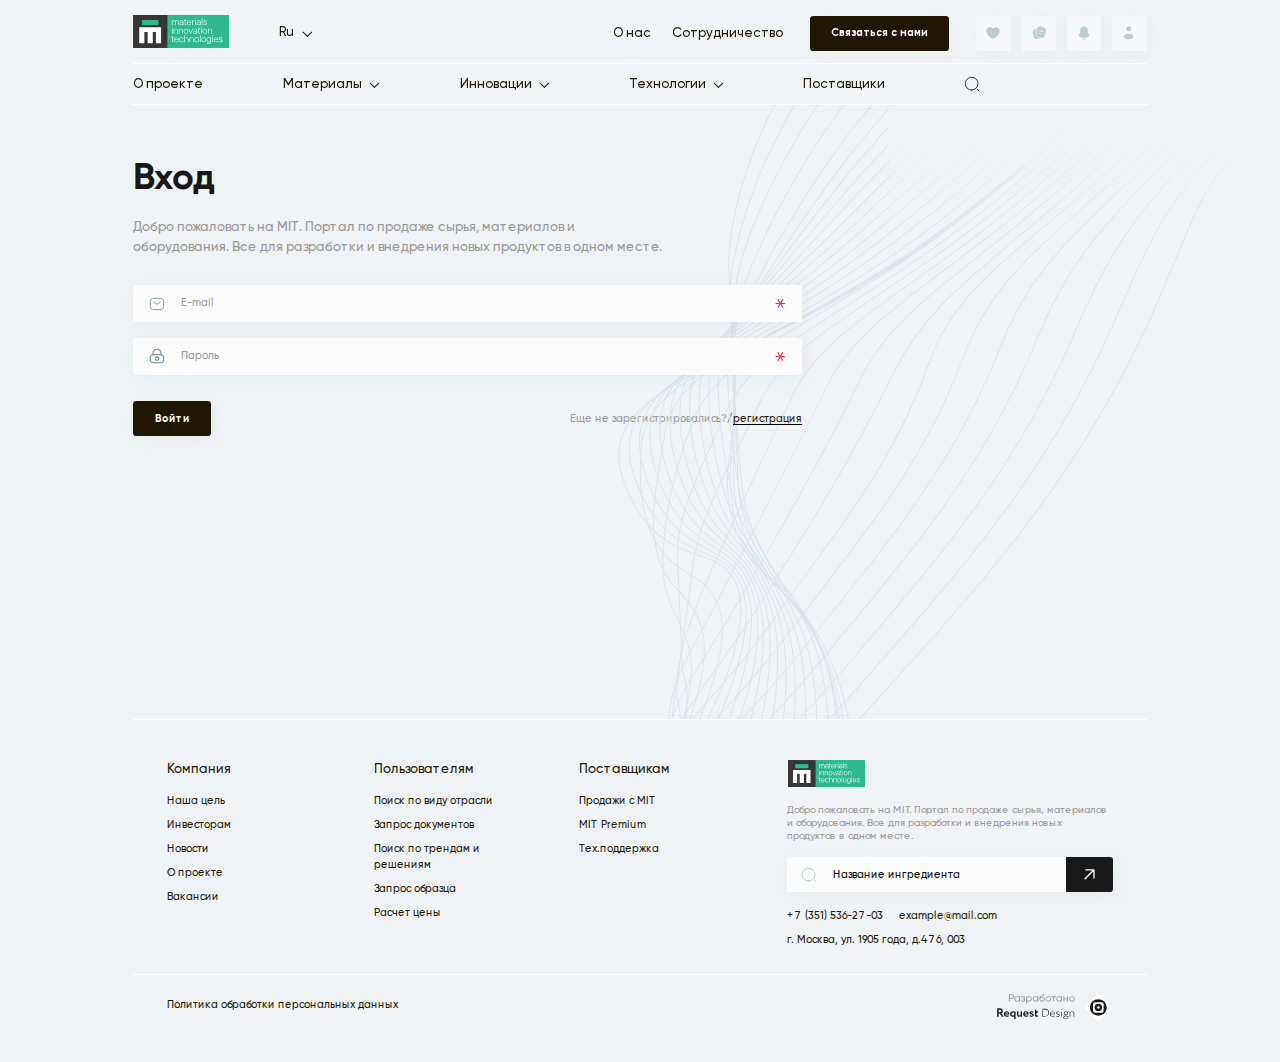
<file: login.html>
<!DOCTYPE html>
<html lang="ru">
	<head>
		<meta charset="utf-8">
		<meta http-equiv="X-UA-Compatible" content="IE=edge">
		<meta name="viewport" content="width=device-width">
		<meta property="og:type" content="website">
		<meta property="og:locale" content="ru_RU">
		<meta property="og:title" content="Ingredients | Вход">
		<meta name="twitter:card" content="summary_large_image">
		<meta name="twitter:title" content="Ingredients | Вход">
		<title>Ingredients | Вход</title>
		<link rel="stylesheet" href="./css/main.css?v=1682778163811">
	</head>
	<body>
		<header class="header">
			<div class="container">
				<div class="header__top"><a class="logo" href="#"><img src="images/logo.svg" alt="logo"></a>
					<form class="localizer">
						<select name="lang">
							<option value="ru" selected>Ru</option>
							<option value="en">En</option>
						</select>
					</form>
					<div class="header__links"><a href="#">О нас</a><a href="#">Сотрудничество</a></div><a class="btn feedback" type="button">Связаться с нами</a>
					<div class="header__setup"><a class="icon" href="#"><svg width="24" height="24" viewBox="0 0 24 24" fill="none" xmlns="http://www.w3.org/2000/svg">
	<path	d="M7.5 3.41895C4.4625 3.41895 2 5.88145 2 8.91895C2 14.4189 8.5 19.4189 12 20.5819C15.5 19.4189 22 14.4189 22 8.91895C22 5.88145 19.5375 3.41895 16.5 3.41895C14.64 3.41895 12.995 4.34245 12 5.75595C11.4928 5.03355 10.8191 4.44399 10.0358 4.03719C9.25245 3.63039 8.38265 3.41832 7.5 3.41895Z" fill="#BBCBD0" />
</svg></a><a class="icon" href="#"><svg width="24" height="24" viewBox="0 0 24 24" fill="none" xmlns="http://www.w3.org/2000/svg">
	<path d="M21.6602 10.44L20.6802 14.62C19.8402 18.23 18.1802 19.69 15.0602 19.39C14.5602 19.35 14.0202 19.26 13.4402 19.12L11.7602 18.72C7.59018 17.73 6.30018 15.67 7.28018 11.49L8.26018 7.30001C8.46018 6.45001 8.70018 5.71001 9.00018 5.10001C10.1702 2.68001 12.1602 2.03001 15.5002 2.82001L17.1702 3.21001C21.3602 4.19001 22.6402 6.26001 21.6602 10.44Z" fill="#BBCBD0" stroke="#BBCBD0" stroke-linecap="round" stroke-linejoin="round"/>
	<path d="M15.0599 19.3901C14.4399 19.8101 13.6599 20.1601 12.7099 20.4701L11.1299 20.9901C7.15985 22.2701 5.06985 21.2001 3.77985 17.2301L2.49985 13.2801C1.21985 9.3101 2.27985 7.2101 6.24985 5.9301L7.82985 5.4101C8.23985 5.2801 8.62985 5.1701 8.99985 5.1001C8.69985 5.7101 8.45985 6.4501 8.25985 7.3001L7.27985 11.4901C6.29985 15.6701 7.58985 17.7301 11.7599 18.7201L13.4399 19.1201C14.0199 19.2601 14.5599 19.3501 15.0599 19.3901Z" fill="#BBCBD0" stroke="white" stroke-linecap="round" stroke-linejoin="round"/>
	<path d="M12.6401 8.52979L17.4901 9.75979" stroke="white" stroke-linecap="round" stroke-linejoin="round"/>
	<path d="M11.6602 12.3999L14.5602 13.1399" stroke="white" stroke-linecap="round" stroke-linejoin="round"/>
</svg></a><a class="icon" href="#"><svg width="24" height="24" viewBox="0 0 24 24" fill="none" xmlns="http://www.w3.org/2000/svg">
	<path d="M19.3399 14.49L18.3399 12.83C18.1299 12.46 17.9399 11.76 17.9399 11.35V8.82C17.9399 6.47 16.5599 4.44 14.5699 3.49C14.0499 2.57 13.0899 2 11.9899 2C10.8999 2 9.91994 2.59 9.39994 3.52C7.44994 4.49 6.09994 6.5 6.09994 8.82V11.35C6.09994 11.76 5.90994 12.46 5.69994 12.82L4.68994 14.49C4.28994 15.16 4.19994 15.9 4.44994 16.58C4.68994 17.25 5.25994 17.77 5.99994 18.02C7.93994 18.68 9.97994 19 12.0199 19C14.0599 19 16.0999 18.68 18.0399 18.03C18.7399 17.8 19.2799 17.27 19.5399 16.58C19.7999 15.89 19.7299 15.13 19.3399 14.49Z" fill="#BBCBD0"/>
	<path d="M14.8297 20.01C14.4097 21.17 13.2997 22 11.9997 22C11.2097 22 10.4297 21.68 9.87969 21.11C9.55969 20.81 9.31969 20.41 9.17969 20C9.30969 20.02 9.43969 20.03 9.57969 20.05C9.80969 20.08 10.0497 20.11 10.2897 20.13C10.8597 20.18 11.4397 20.21 12.0197 20.21C12.5897 20.21 13.1597 20.18 13.7197 20.13C13.9297 20.11 14.1397 20.1 14.3397 20.07C14.4997 20.05 14.6597 20.03 14.8297 20.01Z" fill="#BBCBD0"/>
</svg></a><a class="icon" href="#"><svg width="24" height="24" viewBox="0 0 24 24" fill="none" xmlns="http://www.w3.org/2000/svg">
	<path d="M11.7105 9.42864C11.6236 9.41994 11.5194 9.41994 11.4238 9.42864C9.35625 9.35907 7.71436 7.66314 7.71436 5.57585C7.71436 3.44507 9.43443 1.71436 11.5715 1.71436C13.6999 1.71436 15.4286 3.44507 15.4286 5.57585C15.42 7.66314 13.7781 9.35907 11.7105 9.42864Z" fill="#BBCBD0"/>
	<path d="M6.22458 14.2213C3.63933 15.8317 3.63933 18.4561 6.22458 20.0565C9.16237 21.8856 13.9803 21.8856 16.9181 20.0565C19.5034 18.4461 19.5034 15.8218 16.9181 14.2213C13.991 12.4021 9.17306 12.4021 6.22458 14.2213Z" fill="#BBCBD0"/>
</svg>	</a></div>
				</div>
				<div class="header__bottom">
					<nav class="nav">
						<ul class="nav__list">
							<li class="nav__item"><a href="#">О проекте</a></li>
							<li class="nav__item"><a class="drop_btn" type="#">Материалы</a>
								<div class="drop">
									<div class="drop_content"><a class="drop__title" href="#">Материалы</a>
										<ul class="nav__list_drop">
											<li><a href="#">Подраздел 1</a></li>
											<li><a href="#">Подраздел 2</a></li>
											<li><a href="#">Подраздел 3 с длинным названием</a></li>
											<li><a href="#">Подраздел 4</a></li>
										</ul>
									</div>
								</div>
							</li>
							<li class="nav__item"><a class="drop_btn" type="#">Инновации</a>
								<div class="drop">
									<div class="drop_content"><a class="drop__title" href="#">Инновации</a>
										<ul class="nav__list_drop">
											<li><a href="#">Подраздел 1</a></li>
											<li><a href="#">Подраздел 3 с длинным названием</a></li>
											<li><a href="#">Подраздел 2</a></li>
											<li><a href="#">Подраздел 4</a></li>
										</ul>
									</div>
								</div>
							</li>
							<li class="nav__item"><a class="drop_btn" type="#">Технологии</a>
								<div class="drop">
									<div class="drop_content"><a class="drop__title" href="#">Технологии</a>
										<ul class="nav__list_drop">
											<li><a href="#">Подраздел 3 с длинным названием</a></li>
											<li><a href="#">Подраздел 1</a></li>
											<li><a href="#">Подраздел 2</a></li>
											<li><a href="#">Подраздел 4</a></li>
										</ul>
									</div>
								</div>
							</li>
							<li class="nav__item"><a href="#">Поставщики</a></li>
						</ul>
					</nav>
					<button class="search_open" type="button"><svg width="24" height="24" viewBox="0 0 24 24" fill="none" xmlns="http://www.w3.org/2000/svg">
	<path d="M11.5 21C16.7467 21 21 16.7467 21 11.5C21 6.25329 16.7467 2 11.5 2C6.25329 2 2 6.25329 2 11.5C2 16.7467 6.25329 21 11.5 21Z" stroke="#292D32" stroke-width="1.5" stroke-linecap="round" stroke-linejoin="round" fill="none"/>
	<path d="M22 22L20 20" stroke="#292D32" stroke-width="1.5" stroke-linecap="round" stroke-linejoin="round"/>
</svg>
					</button>
				</div>
			</div>
		</header>
		<main>
			<section class="section section_lines section_login">
				<div class="lines"><img src="images/lines.svg" alt="lines.svg"></div>
				<div class="container">
					<div class="section__title">Вход</div>
					<div class="section__subtitle">Добро пожаловать на MIT.   Портал по продаже сырья, материалов и оборудования. Все для разработки и внедрения новых продуктов  в одном  месте.</div>
					<form class="form form_login form_validation">
						<label class="form__item"><span class="form__icon"><svg width="24" height="24" viewBox="0 0 24 24" fill="none" xmlns="http://www.w3.org/2000/svg">
<path d="M17 20.5H7C4 20.5 2 19 2 15.5V8.5C2 5 4 3.5 7 3.5H17C20 3.5 22 5 22 8.5V15.5C22 19 20 20.5 17 20.5Z" fill="none" stroke="#7C9DA8" stroke-width="1.5" stroke-miterlimit="10" stroke-linecap="round" stroke-linejoin="round"/>
<path d="M17 9L13.87 11.5C12.84 12.32 11.15 12.32 10.12 11.5L7 9" fill="none" stroke="#7C9DA8" stroke-width="1.5" stroke-miterlimit="10" stroke-linecap="round" stroke-linejoin="round"/>
</svg></span>
							<input class="input required" type="email"><span class="placeholder">E-mail</span>
						</label>
						<label class="form__item"><span class="form__icon"><svg width="24" height="24" viewBox="0 0 24 24" fill="none" xmlns="http://www.w3.org/2000/svg">
<path d="M6 10V8C6 4.69 7 2 12 2C17 2 18 4.69 18 8V10" fill="none" stroke="#7C9DA8" stroke-width="2" stroke-linecap="round" stroke-linejoin="round"/>
<path d="M12 18.5C13.3807 18.5 14.5 17.3807 14.5 16C14.5 14.6193 13.3807 13.5 12 13.5C10.6193 13.5 9.5 14.6193 9.5 16C9.5 17.3807 10.6193 18.5 12 18.5Z" fill="none" stroke="#7C9DA8" stroke-width="2" stroke-linecap="round" stroke-linejoin="round"/>
<path d="M17 22H7C3 22 2 21 2 17V15C2 11 3 10 7 10H17C21 10 22 11 22 15V17C22 21 21 22 17 22Z" fill="none" stroke="#7C9DA8" stroke-width="2" stroke-linecap="round" stroke-linejoin="round"/>
</svg></span>
							<input class="input required" type="password"><span class="placeholder">Пароль</span>
						</label>
						<div class="form__bottom">
							<button class="btn" type="submit">Войти</button>
							<div class="form__link"><span>Еще не зарегистрировались?</span><a href="./registration.html">/<span class="underline">регистрация</span></a></div>
						</div>
					</form>
				</div>
			</section>
		</main>
		<footer class="footer">
			<div class="container">
				<div class="footer__top">
					<div class="footer__col">
						<ul class="footer__list">
							<li class="title"><a href="#">Компания</a></li>
							<li><a href="#">Наша цель</a></li>
							<li><a href="#">Инвесторам</a></li>
							<li><a href="#">Новости</a></li>
							<li><a href="#">О проекте</a></li>
							<li><a href="#">Вакансии</a></li>
						</ul>
					</div>
					<div class="footer__col">
						<ul class="footer__list">
							<li class="title"><a href="#">Пользователям</a></li>
							<li><a href="#">Поиск по виду отрасли</a></li>
							<li><a href="#">Запрос документов</a></li>
							<li><a href="#">Поиск по трендам и решениям</a></li>
							<li><a href="#">Запрос образца</a></li>
							<li><a href="#">Расчет цены</a></li>
						</ul>
					</div>
					<div class="footer__col">
						<ul class="footer__list">
							<li class="title"><a href="#">Поставщикам</a></li>
							<li><a href="#">Продажи с MIT</a></li>
							<li><a href="#">MIT Premium</a></li>
							<li><a href="#">Тех.поддержка</a></li>
						</ul>
					</div>
					<div class="footer__col footer__inner"><a class="logo" href="#"><img src="images/logo.svg" alt="logo"></a>
						<div class="footer__text">Добро пожаловать на MIT. Портал по продаже сырья, материалов и оборудования. Все для разработки и внедрения новых продуктов  в одном  месте.</div>
						<form class="search">
							<div class="search__inner">
								<label><svg width="24" height="24" viewBox="0 0 24 24" fill="none" xmlns="http://www.w3.org/2000/svg">
	<path d="M11.5 21C16.7467 21 21 16.7467 21 11.5C21 6.25329 16.7467 2 11.5 2C6.25329 2 2 6.25329 2 11.5C2 16.7467 6.25329 21 11.5 21Z" stroke="#BBCBD0" stroke-width="1.5" stroke-linecap="round" stroke-linejoin="round" fill="none"/>
	<path d="M22 22L20 20" stroke="#BBCBD0" stroke-width="1.5" stroke-linecap="round" stroke-linejoin="round"/>
</svg>
									<input type="text" placeholder="Название ингредиента">
								</label>
								<button type="submit"><svg width="16" height="16" viewBox="0 0 16 16" fill="none" xmlns="http://www.w3.org/2000/svg">
	<path d="M15 1L1 15M15 1V14M15 1H2" stroke="white" stroke-width="2"/>
</svg>
								</button>
							</div>
						</form><a class="footer__phone" href="tel:+73515362703">+ 7 (351) 536-27-03</a><a class="footer__email" href="mailto:example@mail.com">example@mail.com</a>
						<div class="footer__address">г. Москва, ул. 1905 года, д.476, 003</div>
					</div>
				</div>
				<div class="footer__bottom"><a class="footer__policy" href="#">Политика обработки персональных данных</a><a class="developer" href="#"><img src="images/developer.svg" alt="Request Design"></a></div>
			</div>
		</footer>
		<script>
			if (!('IntersectionObserver' in window)) {
				var script = document.createElement("script");
				script.src = "https://raw.githubusercontent.com/w3c/IntersectionObserver/master/polyfill/intersection-observer.js";
				document.getElementsByTagName('head')[0].appendChild(script);
			}
		</script>
		<script src="./js/vendor.js?v=1682778163811"></script>
		<script src="./js/main.js?v=1682778163811"></script>
	</body>
</html>
</file>
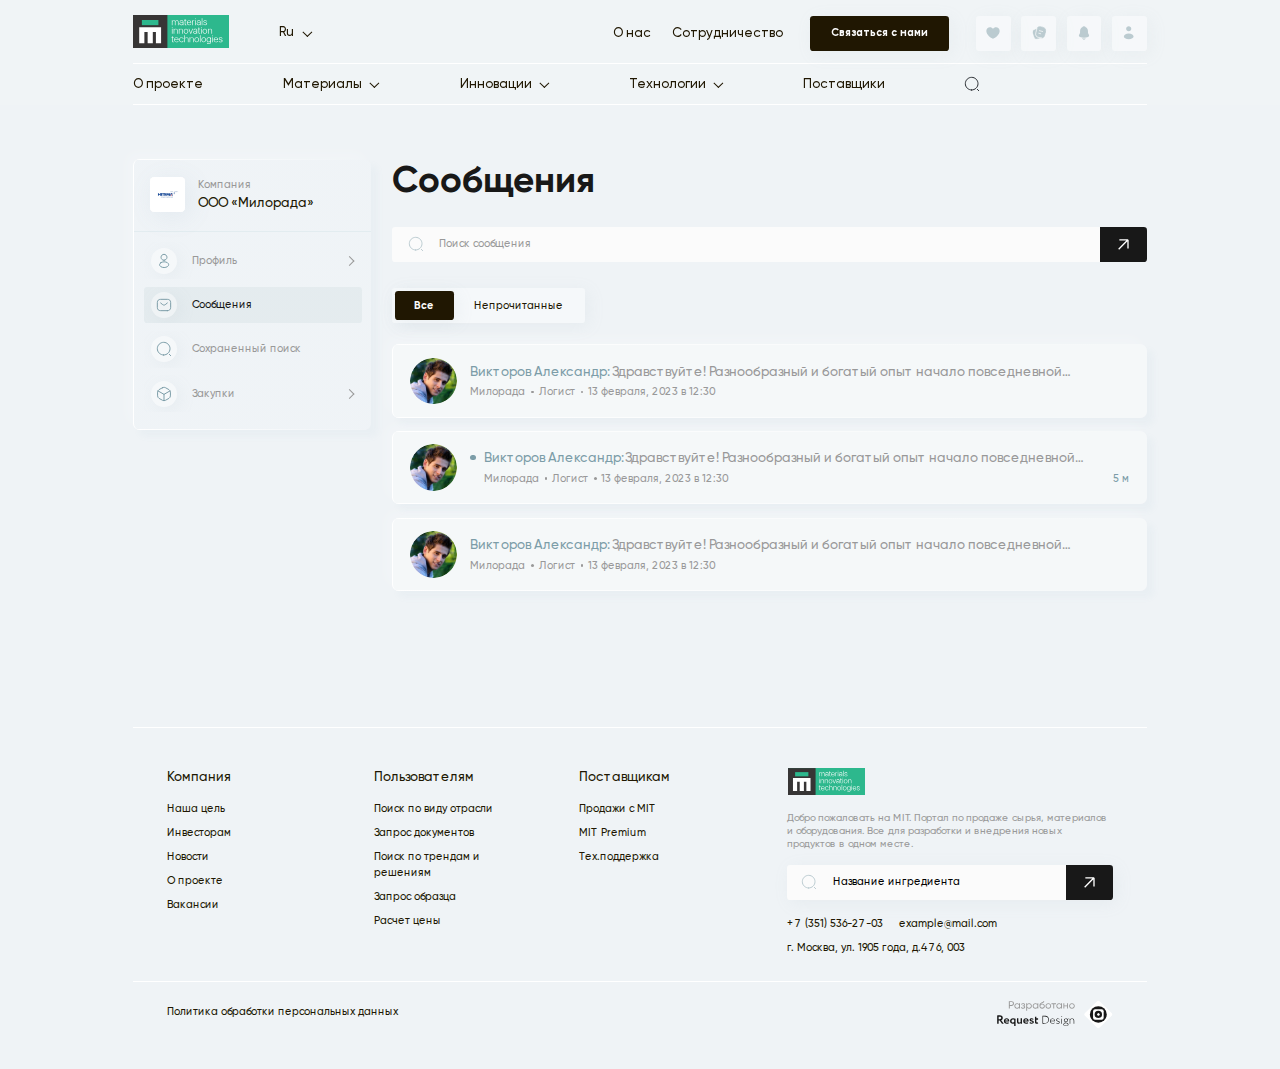
<file: my_messages.html>
<!DOCTYPE html>
<html lang="ru">
	<head>
		<meta charset="utf-8">
		<meta http-equiv="X-UA-Compatible" content="IE=edge">
		<meta name="viewport" content="width=device-width">
		<meta property="og:type" content="website">
		<meta property="og:locale" content="ru_RU">
		<meta property="og:title" content="Ingredients | Мои сообщения">
		<meta name="twitter:card" content="summary_large_image">
		<meta name="twitter:title" content="Ingredients | Мои сообщения">
		<title>Ingredients | Мои сообщения</title>
		<link rel="stylesheet" href="./css/main.css?v=1682778163965">
	</head>
	<body>
		<header class="header">
			<div class="container">
				<div class="header__top"><a class="logo" href="#"><img src="images/logo.svg" alt="logo"></a>
					<form class="localizer">
						<select name="lang">
							<option value="ru" selected>Ru</option>
							<option value="en">En</option>
						</select>
					</form>
					<div class="header__links"><a href="#">О нас</a><a href="#">Сотрудничество</a></div><a class="btn feedback" type="button">Связаться с нами</a>
					<div class="header__setup"><a class="icon" href="#"><svg width="24" height="24" viewBox="0 0 24 24" fill="none" xmlns="http://www.w3.org/2000/svg">
	<path	d="M7.5 3.41895C4.4625 3.41895 2 5.88145 2 8.91895C2 14.4189 8.5 19.4189 12 20.5819C15.5 19.4189 22 14.4189 22 8.91895C22 5.88145 19.5375 3.41895 16.5 3.41895C14.64 3.41895 12.995 4.34245 12 5.75595C11.4928 5.03355 10.8191 4.44399 10.0358 4.03719C9.25245 3.63039 8.38265 3.41832 7.5 3.41895Z" fill="#BBCBD0" />
</svg></a><a class="icon" href="#"><svg width="24" height="24" viewBox="0 0 24 24" fill="none" xmlns="http://www.w3.org/2000/svg">
	<path d="M21.6602 10.44L20.6802 14.62C19.8402 18.23 18.1802 19.69 15.0602 19.39C14.5602 19.35 14.0202 19.26 13.4402 19.12L11.7602 18.72C7.59018 17.73 6.30018 15.67 7.28018 11.49L8.26018 7.30001C8.46018 6.45001 8.70018 5.71001 9.00018 5.10001C10.1702 2.68001 12.1602 2.03001 15.5002 2.82001L17.1702 3.21001C21.3602 4.19001 22.6402 6.26001 21.6602 10.44Z" fill="#BBCBD0" stroke="#BBCBD0" stroke-linecap="round" stroke-linejoin="round"/>
	<path d="M15.0599 19.3901C14.4399 19.8101 13.6599 20.1601 12.7099 20.4701L11.1299 20.9901C7.15985 22.2701 5.06985 21.2001 3.77985 17.2301L2.49985 13.2801C1.21985 9.3101 2.27985 7.2101 6.24985 5.9301L7.82985 5.4101C8.23985 5.2801 8.62985 5.1701 8.99985 5.1001C8.69985 5.7101 8.45985 6.4501 8.25985 7.3001L7.27985 11.4901C6.29985 15.6701 7.58985 17.7301 11.7599 18.7201L13.4399 19.1201C14.0199 19.2601 14.5599 19.3501 15.0599 19.3901Z" fill="#BBCBD0" stroke="white" stroke-linecap="round" stroke-linejoin="round"/>
	<path d="M12.6401 8.52979L17.4901 9.75979" stroke="white" stroke-linecap="round" stroke-linejoin="round"/>
	<path d="M11.6602 12.3999L14.5602 13.1399" stroke="white" stroke-linecap="round" stroke-linejoin="round"/>
</svg></a><a class="icon" href="#"><svg width="24" height="24" viewBox="0 0 24 24" fill="none" xmlns="http://www.w3.org/2000/svg">
	<path d="M19.3399 14.49L18.3399 12.83C18.1299 12.46 17.9399 11.76 17.9399 11.35V8.82C17.9399 6.47 16.5599 4.44 14.5699 3.49C14.0499 2.57 13.0899 2 11.9899 2C10.8999 2 9.91994 2.59 9.39994 3.52C7.44994 4.49 6.09994 6.5 6.09994 8.82V11.35C6.09994 11.76 5.90994 12.46 5.69994 12.82L4.68994 14.49C4.28994 15.16 4.19994 15.9 4.44994 16.58C4.68994 17.25 5.25994 17.77 5.99994 18.02C7.93994 18.68 9.97994 19 12.0199 19C14.0599 19 16.0999 18.68 18.0399 18.03C18.7399 17.8 19.2799 17.27 19.5399 16.58C19.7999 15.89 19.7299 15.13 19.3399 14.49Z" fill="#BBCBD0"/>
	<path d="M14.8297 20.01C14.4097 21.17 13.2997 22 11.9997 22C11.2097 22 10.4297 21.68 9.87969 21.11C9.55969 20.81 9.31969 20.41 9.17969 20C9.30969 20.02 9.43969 20.03 9.57969 20.05C9.80969 20.08 10.0497 20.11 10.2897 20.13C10.8597 20.18 11.4397 20.21 12.0197 20.21C12.5897 20.21 13.1597 20.18 13.7197 20.13C13.9297 20.11 14.1397 20.1 14.3397 20.07C14.4997 20.05 14.6597 20.03 14.8297 20.01Z" fill="#BBCBD0"/>
</svg></a><a class="icon" href="#"><svg width="24" height="24" viewBox="0 0 24 24" fill="none" xmlns="http://www.w3.org/2000/svg">
	<path d="M11.7105 9.42864C11.6236 9.41994 11.5194 9.41994 11.4238 9.42864C9.35625 9.35907 7.71436 7.66314 7.71436 5.57585C7.71436 3.44507 9.43443 1.71436 11.5715 1.71436C13.6999 1.71436 15.4286 3.44507 15.4286 5.57585C15.42 7.66314 13.7781 9.35907 11.7105 9.42864Z" fill="#BBCBD0"/>
	<path d="M6.22458 14.2213C3.63933 15.8317 3.63933 18.4561 6.22458 20.0565C9.16237 21.8856 13.9803 21.8856 16.9181 20.0565C19.5034 18.4461 19.5034 15.8218 16.9181 14.2213C13.991 12.4021 9.17306 12.4021 6.22458 14.2213Z" fill="#BBCBD0"/>
</svg>	</a></div>
				</div>
				<div class="header__bottom">
					<nav class="nav">
						<ul class="nav__list">
							<li class="nav__item"><a href="#">О проекте</a></li>
							<li class="nav__item"><a class="drop_btn" type="#">Материалы</a>
								<div class="drop">
									<div class="drop_content"><a class="drop__title" href="#">Материалы</a>
										<ul class="nav__list_drop">
											<li><a href="#">Подраздел 1</a></li>
											<li><a href="#">Подраздел 2</a></li>
											<li><a href="#">Подраздел 3 с длинным названием</a></li>
											<li><a href="#">Подраздел 4</a></li>
										</ul>
									</div>
								</div>
							</li>
							<li class="nav__item"><a class="drop_btn" type="#">Инновации</a>
								<div class="drop">
									<div class="drop_content"><a class="drop__title" href="#">Инновации</a>
										<ul class="nav__list_drop">
											<li><a href="#">Подраздел 1</a></li>
											<li><a href="#">Подраздел 3 с длинным названием</a></li>
											<li><a href="#">Подраздел 2</a></li>
											<li><a href="#">Подраздел 4</a></li>
										</ul>
									</div>
								</div>
							</li>
							<li class="nav__item"><a class="drop_btn" type="#">Технологии</a>
								<div class="drop">
									<div class="drop_content"><a class="drop__title" href="#">Технологии</a>
										<ul class="nav__list_drop">
											<li><a href="#">Подраздел 3 с длинным названием</a></li>
											<li><a href="#">Подраздел 1</a></li>
											<li><a href="#">Подраздел 2</a></li>
											<li><a href="#">Подраздел 4</a></li>
										</ul>
									</div>
								</div>
							</li>
							<li class="nav__item"><a href="#">Поставщики</a></li>
						</ul>
					</nav>
					<button class="search_open" type="button"><svg width="24" height="24" viewBox="0 0 24 24" fill="none" xmlns="http://www.w3.org/2000/svg">
	<path d="M11.5 21C16.7467 21 21 16.7467 21 11.5C21 6.25329 16.7467 2 11.5 2C6.25329 2 2 6.25329 2 11.5C2 16.7467 6.25329 21 11.5 21Z" stroke="#292D32" stroke-width="1.5" stroke-linecap="round" stroke-linejoin="round" fill="none"/>
	<path d="M22 22L20 20" stroke="#292D32" stroke-width="1.5" stroke-linecap="round" stroke-linejoin="round"/>
</svg>
					</button>
				</div>
			</div>
		</header>
		<main>
			<section class="section cabinet section_messages">
				<div class="container">
					<div class="sidebar gradient_border">
						<div class="sidebar__top">
							<div class="sidebar__img"><img src="images/cabinet/profile_img.png" alt="profile_img"></div>
							<div class="sidebar__suptitle">Компания</div>
							<div class="sidebar__title">ООО «Милорада»</div>
						</div>
						<div class="sidebar__items">
							<div class="item"><a class="item__btn item__drop_btn" href="#">
									<div class="item__icon"><svg width="24" height="24" viewBox="0 0 24 24" fill="none" xmlns="http://www.w3.org/2000/svg">
<path fill="none" d="M12.1596 10.87C12.0596 10.86 11.9396 10.86 11.8296 10.87C9.44957 10.79 7.55957 8.84 7.55957 6.44C7.55957 3.99 9.53957 2 11.9996 2C14.4496 2 16.4396 3.99 16.4396 6.44C16.4296 8.84 14.5396 10.79 12.1596 10.87Z" stroke="#7C9DA8" stroke-width="1.5" stroke-linecap="round" stroke-linejoin="round"/>
<path fill="none" d="M7.15973 14.56C4.73973 16.18 4.73973 18.82 7.15973 20.43C9.90973 22.27 14.4197 22.27 17.1697 20.43C19.5897 18.81 19.5897 16.17 17.1697 14.56C14.4297 12.73 9.91973 12.73 7.15973 14.56Z" stroke="#7C9DA8" stroke-width="1.5" stroke-linecap="round" stroke-linejoin="round"/>
</svg>

									</div>
									<div class="item__name">Профиль</div></a>
								<div class="item__drop">
									<div class="item__list"><a href="#">Личные данные</a><a href="#">Мои заказы</a><a href="#">Профиль 3</a><a href="#">Профиль 4</a></div>
								</div>
							</div>
							<div class="item"><a class="item__btn active" href="#">
									<div class="item__icon"><svg width="24" height="24" viewBox="0 0 24 24" fill="none" xmlns="http://www.w3.org/2000/svg">
<path fill="none" d="M17 20.5H7C4 20.5 2 19 2 15.5V8.5C2 5 4 3.5 7 3.5H17C20 3.5 22 5 22 8.5V15.5C22 19 20 20.5 17 20.5Z" stroke="#7C9DA8" stroke-width="1.5" stroke-miterlimit="10" stroke-linecap="round" stroke-linejoin="round"/>
<path fill="none" d="M17 9L13.87 11.5C12.84 12.32 11.15 12.32 10.12 11.5L7 9" stroke="#7C9DA8" stroke-width="1.5" stroke-miterlimit="10" stroke-linecap="round" stroke-linejoin="round"/>
</svg>

									</div>
									<div class="item__name">Сообщения</div></a></div>
							<div class="item"><a class="item__btn" href="#">
									<div class="item__icon"><svg width="24" height="24" viewBox="0 0 24 24" fill="none" xmlns="http://www.w3.org/2000/svg">
<path fill="none" d="M11.5 21C16.7467 21 21 16.7467 21 11.5C21 6.25329 16.7467 2 11.5 2C6.25329 2 2 6.25329 2 11.5C2 16.7467 6.25329 21 11.5 21Z" stroke="#7C9DA8" stroke-width="1.5" stroke-linecap="round" stroke-linejoin="round"/>
<path fill="none" d="M22 22L20 20" stroke="#7C9DA8" stroke-width="1.5" stroke-linecap="round" stroke-linejoin="round"/>
</svg>

									</div>
									<div class="item__name">Сохраненный поиск</div></a></div>
							<div class="item"><a class="item__btn item__drop_btn" href="#">
									<div class="item__icon"><svg width="24" height="24" viewBox="0 0 24 24" fill="none" xmlns="http://www.w3.org/2000/svg">
<path fill="none" d="M3.16992 7.43994L11.9999 12.5499L20.7699 7.46994" stroke="#7C9DA8" stroke-width="1.5" stroke-linecap="round" stroke-linejoin="round"/>
<path fill="none" d="M12 21.61V12.54" stroke="#7C9DA8" stroke-width="1.5" stroke-linecap="round" stroke-linejoin="round"/>
<path fill="none" d="M9.92965 2.47979L4.58965 5.43979C3.37965 6.10979 2.38965 7.78979 2.38965 9.16979V14.8198C2.38965 16.1998 3.37965 17.8798 4.58965 18.5498L9.92965 21.5198C11.0696 22.1498 12.9396 22.1498 14.0796 21.5198L19.4196 18.5498C20.6296 17.8798 21.6196 16.1998 21.6196 14.8198V9.16979C21.6196 7.78979 20.6296 6.10979 19.4196 5.43979L14.0796 2.46979C12.9296 1.83979 11.0696 1.83979 9.92965 2.47979Z" stroke="#7C9DA8" stroke-width="1.5" stroke-linecap="round" stroke-linejoin="round"/>
</svg>

									</div>
									<div class="item__name">Закупки</div></a>
								<div class="item__drop">
									<div class="item__list"><a href="#">Закупки 1</a><a href="#">Закупки 2</a><a href="#">Закупки 3</a><a href="#">Закупки 4</a></div>
								</div>
							</div>
						</div>
					</div>
					<div class="cabinet__content">
						<div class="section__title">Сообщения</div>
						<form class="search cabinet__search">
							<label><svg width="24" height="24" viewBox="0 0 24 24" fill="none" xmlns="http://www.w3.org/2000/svg">
	<path d="M11.5 21C16.7467 21 21 16.7467 21 11.5C21 6.25329 16.7467 2 11.5 2C6.25329 2 2 6.25329 2 11.5C2 16.7467 6.25329 21 11.5 21Z" stroke="#BBCBD0" stroke-width="1.5" stroke-linecap="round" stroke-linejoin="round" fill="none"/>
	<path d="M22 22L20 20" stroke="#BBCBD0" stroke-width="1.5" stroke-linecap="round" stroke-linejoin="round"/>
</svg>
								<input type="text" placeholder="Поиск сообщения">
							</label>
							<button type="submit"><svg width="16" height="16" viewBox="0 0 16 16" fill="none" xmlns="http://www.w3.org/2000/svg">
	<path d="M15 1L1 15M15 1V14M15 1H2" stroke="white" stroke-width="2"/>
</svg>
							</button>
						</form>
						<div class="switcher__control">
							<button class="btn switcher__btn all_messages active" type="button">Все</button>
							<button class="btn switcher__btn" type="button">Непрочитанные</button>
						</div>
						<div class="messages"><a class="message gradient_border" href="#">
								<div class="message__img"><img src="images/cabinet/message_img.jpg" alt="message_img"></div>
								<div class="message__inner">
									<div class="message__top"><span class="message__author">Викторов Александр</span><span class="message__text">Здравствуйте! Разнообразный и богатый опыт начало повседневной работы по формированию позиции влечет за собой...</span></div>
									<div class="message__bottom"><span>Милорада</span><span>Логист</span><span>13 февраля, 2023 в 12:30</span></div>
								</div></a><a class="message gradient_border unread" href="#">
								<div class="message__img"><img src="images/cabinet/message_img.jpg" alt="message_img"></div>
								<div class="message__inner">
									<div class="message__top"><span class="message__author">Викторов Александр</span><span class="message__text">Здравствуйте! Разнообразный и богатый опыт начало повседневной работы по формированию позиции влечет за собой...</span></div>
									<div class="message__bottom"><span>Милорада</span><span>Логист</span><span>13 февраля, 2023 в 12:30</span>
										<div class="message__passed">5 м</div>
									</div>
								</div></a><a class="message gradient_border" href="#">
								<div class="message__img"><img src="images/cabinet/message_img.jpg" alt="message_img"></div>
								<div class="message__inner">
									<div class="message__top"><span class="message__author">Викторов Александр</span><span class="message__text">Здравствуйте! Разнообразный и богатый опыт начало повседневной работы по формированию позиции влечет за собой...</span></div>
									<div class="message__bottom"><span>Милорада</span><span>Логист</span><span>13 февраля, 2023 в 12:30</span></div>
								</div></a></div>
					</div>
				</div>
			</section>
		</main>
		<footer class="footer">
			<div class="container">
				<div class="footer__top">
					<div class="footer__col">
						<ul class="footer__list">
							<li class="title"><a href="#">Компания</a></li>
							<li><a href="#">Наша цель</a></li>
							<li><a href="#">Инвесторам</a></li>
							<li><a href="#">Новости</a></li>
							<li><a href="#">О проекте</a></li>
							<li><a href="#">Вакансии</a></li>
						</ul>
					</div>
					<div class="footer__col">
						<ul class="footer__list">
							<li class="title"><a href="#">Пользователям</a></li>
							<li><a href="#">Поиск по виду отрасли</a></li>
							<li><a href="#">Запрос документов</a></li>
							<li><a href="#">Поиск по трендам и решениям</a></li>
							<li><a href="#">Запрос образца</a></li>
							<li><a href="#">Расчет цены</a></li>
						</ul>
					</div>
					<div class="footer__col">
						<ul class="footer__list">
							<li class="title"><a href="#">Поставщикам</a></li>
							<li><a href="#">Продажи с MIT</a></li>
							<li><a href="#">MIT Premium</a></li>
							<li><a href="#">Тех.поддержка</a></li>
						</ul>
					</div>
					<div class="footer__col footer__inner"><a class="logo" href="#"><img src="images/logo.svg" alt="logo"></a>
						<div class="footer__text">Добро пожаловать на MIT. Портал по продаже сырья, материалов и оборудования. Все для разработки и внедрения новых продуктов  в одном  месте.</div>
						<form class="search">
							<div class="search__inner">
								<label><svg width="24" height="24" viewBox="0 0 24 24" fill="none" xmlns="http://www.w3.org/2000/svg">
	<path d="M11.5 21C16.7467 21 21 16.7467 21 11.5C21 6.25329 16.7467 2 11.5 2C6.25329 2 2 6.25329 2 11.5C2 16.7467 6.25329 21 11.5 21Z" stroke="#BBCBD0" stroke-width="1.5" stroke-linecap="round" stroke-linejoin="round" fill="none"/>
	<path d="M22 22L20 20" stroke="#BBCBD0" stroke-width="1.5" stroke-linecap="round" stroke-linejoin="round"/>
</svg>
									<input type="text" placeholder="Название ингредиента">
								</label>
								<button type="submit"><svg width="16" height="16" viewBox="0 0 16 16" fill="none" xmlns="http://www.w3.org/2000/svg">
	<path d="M15 1L1 15M15 1V14M15 1H2" stroke="white" stroke-width="2"/>
</svg>
								</button>
							</div>
						</form><a class="footer__phone" href="tel:+73515362703">+ 7 (351) 536-27-03</a><a class="footer__email" href="mailto:example@mail.com">example@mail.com</a>
						<div class="footer__address">г. Москва, ул. 1905 года, д.476, 003</div>
					</div>
				</div>
				<div class="footer__bottom"><a class="footer__policy" href="#">Политика обработки персональных данных</a><a class="developer" href="#"><img src="images/developer.svg" alt="Request Design"></a></div>
			</div>
		</footer>
		<script>
			if (!('IntersectionObserver' in window)) {
				var script = document.createElement("script");
				script.src = "https://raw.githubusercontent.com/w3c/IntersectionObserver/master/polyfill/intersection-observer.js";
				document.getElementsByTagName('head')[0].appendChild(script);
			}
		</script>
		<script src="./js/vendor.js?v=1682778163965"></script>
		<script src="./js/main.js?v=1682778163965"></script>
	</body>
</html>
</file>
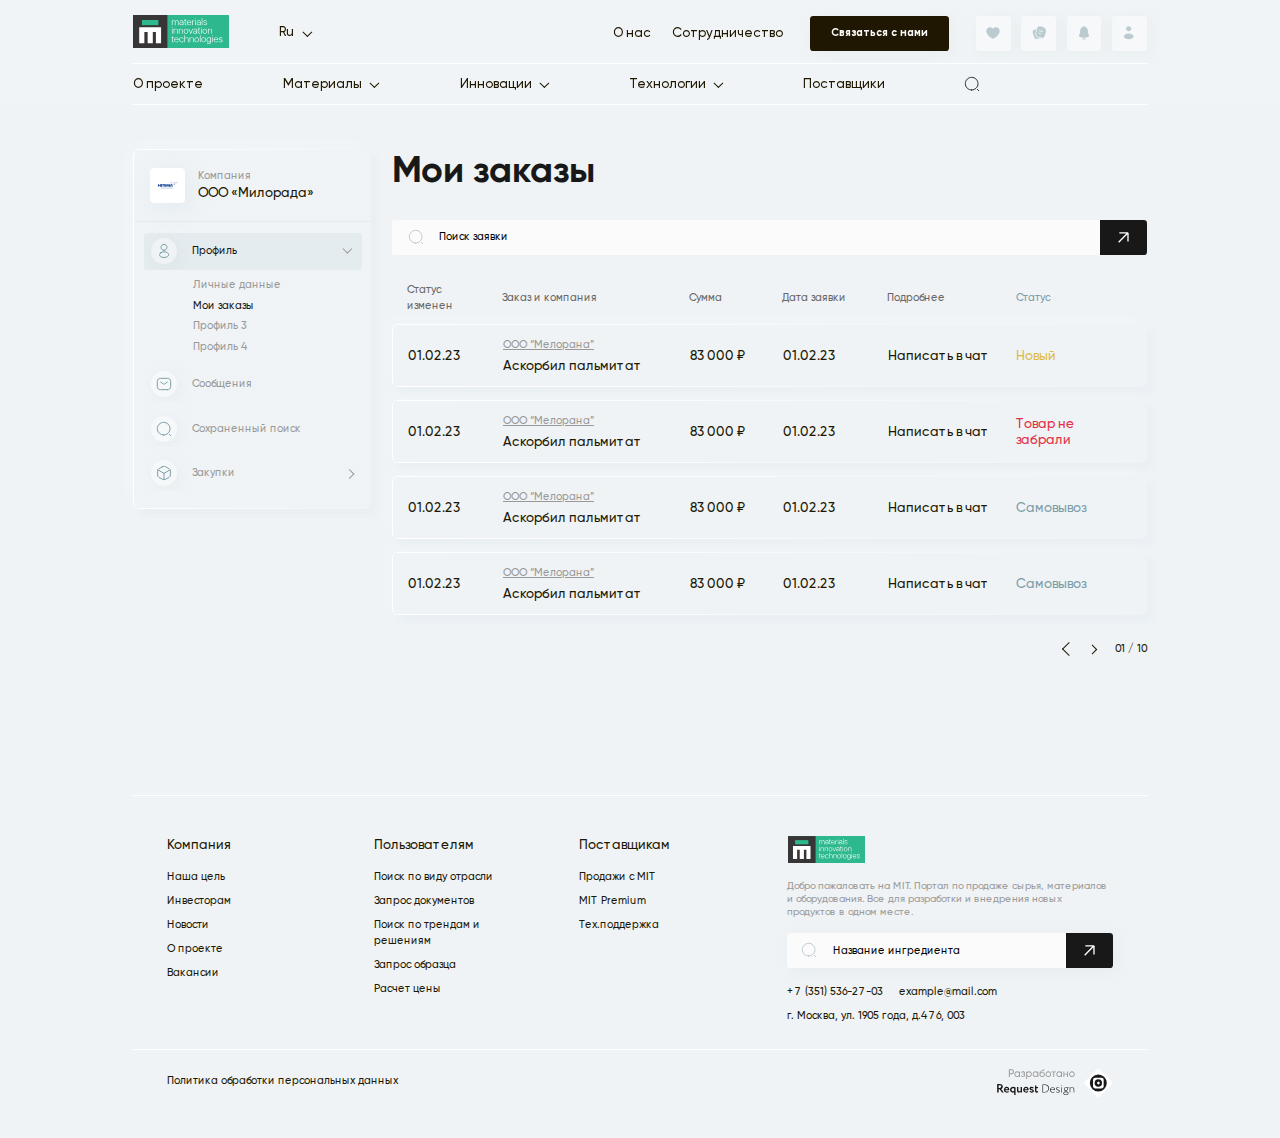
<file: my_orders.html>
<!DOCTYPE html>
<html lang="ru">
	<head>
		<meta charset="utf-8">
		<meta http-equiv="X-UA-Compatible" content="IE=edge">
		<meta name="viewport" content="width=device-width">
		<meta property="og:type" content="website">
		<meta property="og:locale" content="ru_RU">
		<meta property="og:title" content="Ingredients | Мои заказы">
		<meta name="twitter:card" content="summary_large_image">
		<meta name="twitter:title" content="Ingredients | Мои заказы">
		<title>Ingredients | Мои заказы</title>
		<link rel="stylesheet" href="./css/main.css?v=1682778164105">
	</head>
	<body>
		<header class="header">
			<div class="container">
				<div class="header__top"><a class="logo" href="#"><img src="images/logo.svg" alt="logo"></a>
					<form class="localizer">
						<select name="lang">
							<option value="ru" selected>Ru</option>
							<option value="en">En</option>
						</select>
					</form>
					<div class="header__links"><a href="#">О нас</a><a href="#">Сотрудничество</a></div><a class="btn feedback" type="button">Связаться с нами</a>
					<div class="header__setup"><a class="icon" href="#"><svg width="24" height="24" viewBox="0 0 24 24" fill="none" xmlns="http://www.w3.org/2000/svg">
	<path	d="M7.5 3.41895C4.4625 3.41895 2 5.88145 2 8.91895C2 14.4189 8.5 19.4189 12 20.5819C15.5 19.4189 22 14.4189 22 8.91895C22 5.88145 19.5375 3.41895 16.5 3.41895C14.64 3.41895 12.995 4.34245 12 5.75595C11.4928 5.03355 10.8191 4.44399 10.0358 4.03719C9.25245 3.63039 8.38265 3.41832 7.5 3.41895Z" fill="#BBCBD0" />
</svg></a><a class="icon" href="#"><svg width="24" height="24" viewBox="0 0 24 24" fill="none" xmlns="http://www.w3.org/2000/svg">
	<path d="M21.6602 10.44L20.6802 14.62C19.8402 18.23 18.1802 19.69 15.0602 19.39C14.5602 19.35 14.0202 19.26 13.4402 19.12L11.7602 18.72C7.59018 17.73 6.30018 15.67 7.28018 11.49L8.26018 7.30001C8.46018 6.45001 8.70018 5.71001 9.00018 5.10001C10.1702 2.68001 12.1602 2.03001 15.5002 2.82001L17.1702 3.21001C21.3602 4.19001 22.6402 6.26001 21.6602 10.44Z" fill="#BBCBD0" stroke="#BBCBD0" stroke-linecap="round" stroke-linejoin="round"/>
	<path d="M15.0599 19.3901C14.4399 19.8101 13.6599 20.1601 12.7099 20.4701L11.1299 20.9901C7.15985 22.2701 5.06985 21.2001 3.77985 17.2301L2.49985 13.2801C1.21985 9.3101 2.27985 7.2101 6.24985 5.9301L7.82985 5.4101C8.23985 5.2801 8.62985 5.1701 8.99985 5.1001C8.69985 5.7101 8.45985 6.4501 8.25985 7.3001L7.27985 11.4901C6.29985 15.6701 7.58985 17.7301 11.7599 18.7201L13.4399 19.1201C14.0199 19.2601 14.5599 19.3501 15.0599 19.3901Z" fill="#BBCBD0" stroke="white" stroke-linecap="round" stroke-linejoin="round"/>
	<path d="M12.6401 8.52979L17.4901 9.75979" stroke="white" stroke-linecap="round" stroke-linejoin="round"/>
	<path d="M11.6602 12.3999L14.5602 13.1399" stroke="white" stroke-linecap="round" stroke-linejoin="round"/>
</svg></a><a class="icon" href="#"><svg width="24" height="24" viewBox="0 0 24 24" fill="none" xmlns="http://www.w3.org/2000/svg">
	<path d="M19.3399 14.49L18.3399 12.83C18.1299 12.46 17.9399 11.76 17.9399 11.35V8.82C17.9399 6.47 16.5599 4.44 14.5699 3.49C14.0499 2.57 13.0899 2 11.9899 2C10.8999 2 9.91994 2.59 9.39994 3.52C7.44994 4.49 6.09994 6.5 6.09994 8.82V11.35C6.09994 11.76 5.90994 12.46 5.69994 12.82L4.68994 14.49C4.28994 15.16 4.19994 15.9 4.44994 16.58C4.68994 17.25 5.25994 17.77 5.99994 18.02C7.93994 18.68 9.97994 19 12.0199 19C14.0599 19 16.0999 18.68 18.0399 18.03C18.7399 17.8 19.2799 17.27 19.5399 16.58C19.7999 15.89 19.7299 15.13 19.3399 14.49Z" fill="#BBCBD0"/>
	<path d="M14.8297 20.01C14.4097 21.17 13.2997 22 11.9997 22C11.2097 22 10.4297 21.68 9.87969 21.11C9.55969 20.81 9.31969 20.41 9.17969 20C9.30969 20.02 9.43969 20.03 9.57969 20.05C9.80969 20.08 10.0497 20.11 10.2897 20.13C10.8597 20.18 11.4397 20.21 12.0197 20.21C12.5897 20.21 13.1597 20.18 13.7197 20.13C13.9297 20.11 14.1397 20.1 14.3397 20.07C14.4997 20.05 14.6597 20.03 14.8297 20.01Z" fill="#BBCBD0"/>
</svg></a><a class="icon" href="#"><svg width="24" height="24" viewBox="0 0 24 24" fill="none" xmlns="http://www.w3.org/2000/svg">
	<path d="M11.7105 9.42864C11.6236 9.41994 11.5194 9.41994 11.4238 9.42864C9.35625 9.35907 7.71436 7.66314 7.71436 5.57585C7.71436 3.44507 9.43443 1.71436 11.5715 1.71436C13.6999 1.71436 15.4286 3.44507 15.4286 5.57585C15.42 7.66314 13.7781 9.35907 11.7105 9.42864Z" fill="#BBCBD0"/>
	<path d="M6.22458 14.2213C3.63933 15.8317 3.63933 18.4561 6.22458 20.0565C9.16237 21.8856 13.9803 21.8856 16.9181 20.0565C19.5034 18.4461 19.5034 15.8218 16.9181 14.2213C13.991 12.4021 9.17306 12.4021 6.22458 14.2213Z" fill="#BBCBD0"/>
</svg>	</a></div>
				</div>
				<div class="header__bottom">
					<nav class="nav">
						<ul class="nav__list">
							<li class="nav__item"><a href="#">О проекте</a></li>
							<li class="nav__item"><a class="drop_btn" type="#">Материалы</a>
								<div class="drop">
									<div class="drop_content"><a class="drop__title" href="#">Материалы</a>
										<ul class="nav__list_drop">
											<li><a href="#">Подраздел 1</a></li>
											<li><a href="#">Подраздел 2</a></li>
											<li><a href="#">Подраздел 3 с длинным названием</a></li>
											<li><a href="#">Подраздел 4</a></li>
										</ul>
									</div>
								</div>
							</li>
							<li class="nav__item"><a class="drop_btn" type="#">Инновации</a>
								<div class="drop">
									<div class="drop_content"><a class="drop__title" href="#">Инновации</a>
										<ul class="nav__list_drop">
											<li><a href="#">Подраздел 1</a></li>
											<li><a href="#">Подраздел 3 с длинным названием</a></li>
											<li><a href="#">Подраздел 2</a></li>
											<li><a href="#">Подраздел 4</a></li>
										</ul>
									</div>
								</div>
							</li>
							<li class="nav__item"><a class="drop_btn" type="#">Технологии</a>
								<div class="drop">
									<div class="drop_content"><a class="drop__title" href="#">Технологии</a>
										<ul class="nav__list_drop">
											<li><a href="#">Подраздел 3 с длинным названием</a></li>
											<li><a href="#">Подраздел 1</a></li>
											<li><a href="#">Подраздел 2</a></li>
											<li><a href="#">Подраздел 4</a></li>
										</ul>
									</div>
								</div>
							</li>
							<li class="nav__item"><a href="#">Поставщики</a></li>
						</ul>
					</nav>
					<button class="search_open" type="button"><svg width="24" height="24" viewBox="0 0 24 24" fill="none" xmlns="http://www.w3.org/2000/svg">
	<path d="M11.5 21C16.7467 21 21 16.7467 21 11.5C21 6.25329 16.7467 2 11.5 2C6.25329 2 2 6.25329 2 11.5C2 16.7467 6.25329 21 11.5 21Z" stroke="#292D32" stroke-width="1.5" stroke-linecap="round" stroke-linejoin="round" fill="none"/>
	<path d="M22 22L20 20" stroke="#292D32" stroke-width="1.5" stroke-linecap="round" stroke-linejoin="round"/>
</svg>
					</button>
				</div>
			</div>
		</header>
		<main>
			<section class="section cabinet orders">
				<div class="container">
					<div class="sidebar gradient_border">
						<div class="sidebar__top">
							<div class="sidebar__img"><img src="images/cabinet/profile_img.png" alt="profile_img"></div>
							<div class="sidebar__suptitle">Компания</div>
							<div class="sidebar__title">ООО «Милорада»</div>
						</div>
						<div class="sidebar__items">
							<div class="item"><a class="item__btn item__drop_btn active" href="#">
									<div class="item__icon"><svg width="24" height="24" viewBox="0 0 24 24" fill="none" xmlns="http://www.w3.org/2000/svg">
<path fill="none" d="M12.1596 10.87C12.0596 10.86 11.9396 10.86 11.8296 10.87C9.44957 10.79 7.55957 8.84 7.55957 6.44C7.55957 3.99 9.53957 2 11.9996 2C14.4496 2 16.4396 3.99 16.4396 6.44C16.4296 8.84 14.5396 10.79 12.1596 10.87Z" stroke="#7C9DA8" stroke-width="1.5" stroke-linecap="round" stroke-linejoin="round"/>
<path fill="none" d="M7.15973 14.56C4.73973 16.18 4.73973 18.82 7.15973 20.43C9.90973 22.27 14.4197 22.27 17.1697 20.43C19.5897 18.81 19.5897 16.17 17.1697 14.56C14.4297 12.73 9.91973 12.73 7.15973 14.56Z" stroke="#7C9DA8" stroke-width="1.5" stroke-linecap="round" stroke-linejoin="round"/>
</svg>

									</div>
									<div class="item__name">Профиль</div></a>
								<div class="item__drop" style="display: block">
									<div class="item__list"><a href="#">Личные данные</a><a class="active" href="#">Мои заказы</a><a href="#">Профиль 3</a><a href="#">Профиль 4</a></div>
								</div>
							</div>
							<div class="item"><a class="item__btn" href="#">
									<div class="item__icon"><svg width="24" height="24" viewBox="0 0 24 24" fill="none" xmlns="http://www.w3.org/2000/svg">
<path fill="none" d="M17 20.5H7C4 20.5 2 19 2 15.5V8.5C2 5 4 3.5 7 3.5H17C20 3.5 22 5 22 8.5V15.5C22 19 20 20.5 17 20.5Z" stroke="#7C9DA8" stroke-width="1.5" stroke-miterlimit="10" stroke-linecap="round" stroke-linejoin="round"/>
<path fill="none" d="M17 9L13.87 11.5C12.84 12.32 11.15 12.32 10.12 11.5L7 9" stroke="#7C9DA8" stroke-width="1.5" stroke-miterlimit="10" stroke-linecap="round" stroke-linejoin="round"/>
</svg>

									</div>
									<div class="item__name">Сообщения</div></a></div>
							<div class="item"><a class="item__btn" href="#">
									<div class="item__icon"><svg width="24" height="24" viewBox="0 0 24 24" fill="none" xmlns="http://www.w3.org/2000/svg">
<path fill="none" d="M11.5 21C16.7467 21 21 16.7467 21 11.5C21 6.25329 16.7467 2 11.5 2C6.25329 2 2 6.25329 2 11.5C2 16.7467 6.25329 21 11.5 21Z" stroke="#7C9DA8" stroke-width="1.5" stroke-linecap="round" stroke-linejoin="round"/>
<path fill="none" d="M22 22L20 20" stroke="#7C9DA8" stroke-width="1.5" stroke-linecap="round" stroke-linejoin="round"/>
</svg>

									</div>
									<div class="item__name">Сохраненный поиск</div></a></div>
							<div class="item"><a class="item__btn item__drop_btn" href="#">
									<div class="item__icon"><svg width="24" height="24" viewBox="0 0 24 24" fill="none" xmlns="http://www.w3.org/2000/svg">
<path fill="none" d="M3.16992 7.43994L11.9999 12.5499L20.7699 7.46994" stroke="#7C9DA8" stroke-width="1.5" stroke-linecap="round" stroke-linejoin="round"/>
<path fill="none" d="M12 21.61V12.54" stroke="#7C9DA8" stroke-width="1.5" stroke-linecap="round" stroke-linejoin="round"/>
<path fill="none" d="M9.92965 2.47979L4.58965 5.43979C3.37965 6.10979 2.38965 7.78979 2.38965 9.16979V14.8198C2.38965 16.1998 3.37965 17.8798 4.58965 18.5498L9.92965 21.5198C11.0696 22.1498 12.9396 22.1498 14.0796 21.5198L19.4196 18.5498C20.6296 17.8798 21.6196 16.1998 21.6196 14.8198V9.16979C21.6196 7.78979 20.6296 6.10979 19.4196 5.43979L14.0796 2.46979C12.9296 1.83979 11.0696 1.83979 9.92965 2.47979Z" stroke="#7C9DA8" stroke-width="1.5" stroke-linecap="round" stroke-linejoin="round"/>
</svg>

									</div>
									<div class="item__name">Закупки</div></a>
								<div class="item__drop">
									<div class="item__list"><a href="#">Закупки 1</a><a href="#">Закупки 2</a><a href="#">Закупки 3</a><a href="#">Закупки 4</a></div>
								</div>
							</div>
						</div>
					</div>
					<div class="cabinet__content">
						<div class="section__title">Мои заказы</div>
						<form class="search cabinet__search">
							<label><svg width="24" height="24" viewBox="0 0 24 24" fill="none" xmlns="http://www.w3.org/2000/svg">
	<path d="M11.5 21C16.7467 21 21 16.7467 21 11.5C21 6.25329 16.7467 2 11.5 2C6.25329 2 2 6.25329 2 11.5C2 16.7467 6.25329 21 11.5 21Z" stroke="#BBCBD0" stroke-width="1.5" stroke-linecap="round" stroke-linejoin="round" fill="none"/>
	<path d="M22 22L20 20" stroke="#BBCBD0" stroke-width="1.5" stroke-linecap="round" stroke-linejoin="round"/>
</svg>
								<input type="text" placeholder="Поиск заявки">
							</label>
							<button type="submit"><svg width="16" height="16" viewBox="0 0 16 16" fill="none" xmlns="http://www.w3.org/2000/svg">
	<path d="M15 1L1 15M15 1V14M15 1H2" stroke="white" stroke-width="2"/>
</svg>
							</button>
						</form>
						<table class="table">
							<thead class="thead">
								<tr>
									<th class="th status_change">Статус изменен</th>
									<th class="th order_title">Заказ и компания</th>
									<th class="th price">Сумма</th>
									<th class="th date">Дата заявки</th>
									<th class="th read_more">Подробнее</th>
									<th class="th status">Статус</th>
								</tr>
							</thead>
							<tbody class="tbody">
								<tr class="tr gradient_border">
									<td class="td status_change">01.02.23</td>
									<td class="td order_title"><span>ООО “Мелорана”</span>Аскорбил пальмитат</td>
									<td class="td price">83 000 ₽ </td>
									<td class="td date">01.02.23</td>
									<td class="td read_more">Написать в чат</td>
									<td class="td status status_new">Новый</td>
								</tr>
								<tr class="tr gradient_border">
									<td class="td status_change">01.02.23</td>
									<td class="td order_title"><span>ООО “Мелорана”</span>Аскорбил пальмитат</td>
									<td class="td price">83 000 ₽ </td>
									<td class="td date">01.02.23</td>
									<td class="td read_more">Написать в чат</td>
									<td class="td status status_warning">Товар не забрали</td>
								</tr>
								<tr class="tr gradient_border">
									<td class="td status_change">01.02.23</td>
									<td class="td order_title"><span>ООО “Мелорана”</span>Аскорбил пальмитат</td>
									<td class="td price">83 000 ₽ </td>
									<td class="td date">01.02.23</td>
									<td class="td read_more">Написать в чат</td>
									<td class="td status">Самовывоз</td>
								</tr>
								<tr class="tr gradient_border">
									<td class="td status_change">01.02.23</td>
									<td class="td order_title"><span>ООО “Мелорана”</span>Аскорбил пальмитат</td>
									<td class="td price">83 000 ₽ </td>
									<td class="td date">01.02.23</td>
									<td class="td read_more">Написать в чат</td>
									<td class="td status">Самовывоз</td>
								</tr>
							</tbody>
						</table>
						<div class="pagination">
							<button class="pagination__button-prev" type="button"></button>
							<button class="pagination__button-next" type="button"></button>
							<div class="pagination__inner"><span class="pagination__current">01</span> / <span class="pagination__total">10</span></div>
						</div>
					</div>
				</div>
			</section>
		</main>
		<footer class="footer">
			<div class="container">
				<div class="footer__top">
					<div class="footer__col">
						<ul class="footer__list">
							<li class="title"><a href="#">Компания</a></li>
							<li><a href="#">Наша цель</a></li>
							<li><a href="#">Инвесторам</a></li>
							<li><a href="#">Новости</a></li>
							<li><a href="#">О проекте</a></li>
							<li><a href="#">Вакансии</a></li>
						</ul>
					</div>
					<div class="footer__col">
						<ul class="footer__list">
							<li class="title"><a href="#">Пользователям</a></li>
							<li><a href="#">Поиск по виду отрасли</a></li>
							<li><a href="#">Запрос документов</a></li>
							<li><a href="#">Поиск по трендам и решениям</a></li>
							<li><a href="#">Запрос образца</a></li>
							<li><a href="#">Расчет цены</a></li>
						</ul>
					</div>
					<div class="footer__col">
						<ul class="footer__list">
							<li class="title"><a href="#">Поставщикам</a></li>
							<li><a href="#">Продажи с MIT</a></li>
							<li><a href="#">MIT Premium</a></li>
							<li><a href="#">Тех.поддержка</a></li>
						</ul>
					</div>
					<div class="footer__col footer__inner"><a class="logo" href="#"><img src="images/logo.svg" alt="logo"></a>
						<div class="footer__text">Добро пожаловать на MIT. Портал по продаже сырья, материалов и оборудования. Все для разработки и внедрения новых продуктов  в одном  месте.</div>
						<form class="search">
							<div class="search__inner">
								<label><svg width="24" height="24" viewBox="0 0 24 24" fill="none" xmlns="http://www.w3.org/2000/svg">
	<path d="M11.5 21C16.7467 21 21 16.7467 21 11.5C21 6.25329 16.7467 2 11.5 2C6.25329 2 2 6.25329 2 11.5C2 16.7467 6.25329 21 11.5 21Z" stroke="#BBCBD0" stroke-width="1.5" stroke-linecap="round" stroke-linejoin="round" fill="none"/>
	<path d="M22 22L20 20" stroke="#BBCBD0" stroke-width="1.5" stroke-linecap="round" stroke-linejoin="round"/>
</svg>
									<input type="text" placeholder="Название ингредиента">
								</label>
								<button type="submit"><svg width="16" height="16" viewBox="0 0 16 16" fill="none" xmlns="http://www.w3.org/2000/svg">
	<path d="M15 1L1 15M15 1V14M15 1H2" stroke="white" stroke-width="2"/>
</svg>
								</button>
							</div>
						</form><a class="footer__phone" href="tel:+73515362703">+ 7 (351) 536-27-03</a><a class="footer__email" href="mailto:example@mail.com">example@mail.com</a>
						<div class="footer__address">г. Москва, ул. 1905 года, д.476, 003</div>
					</div>
				</div>
				<div class="footer__bottom"><a class="footer__policy" href="#">Политика обработки персональных данных</a><a class="developer" href="#"><img src="images/developer.svg" alt="Request Design"></a></div>
			</div>
		</footer>
		<script>
			if (!('IntersectionObserver' in window)) {
				var script = document.createElement("script");
				script.src = "https://raw.githubusercontent.com/w3c/IntersectionObserver/master/polyfill/intersection-observer.js";
				document.getElementsByTagName('head')[0].appendChild(script);
			}
		</script>
		<script src="./js/vendor.js?v=1682778164105"></script>
		<script src="./js/main.js?v=1682778164105"></script>
	</body>
</html>
</file>
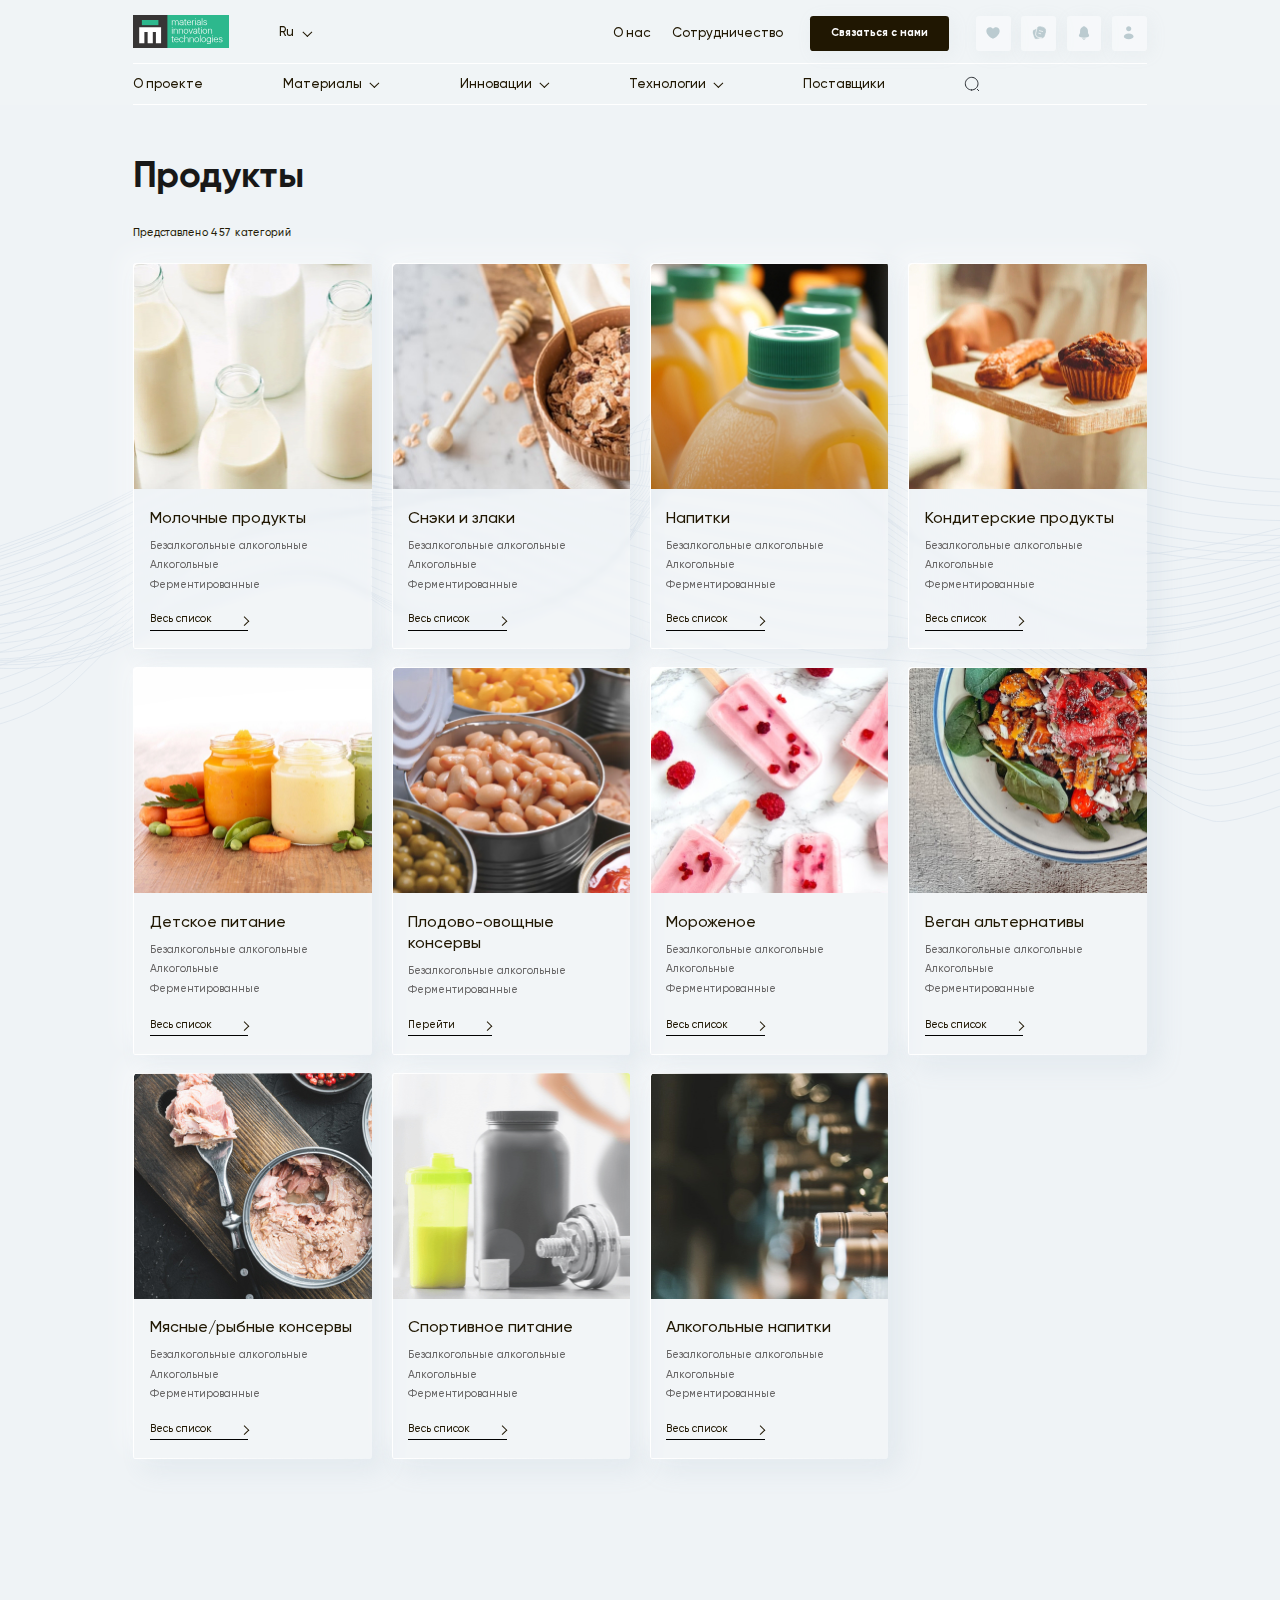
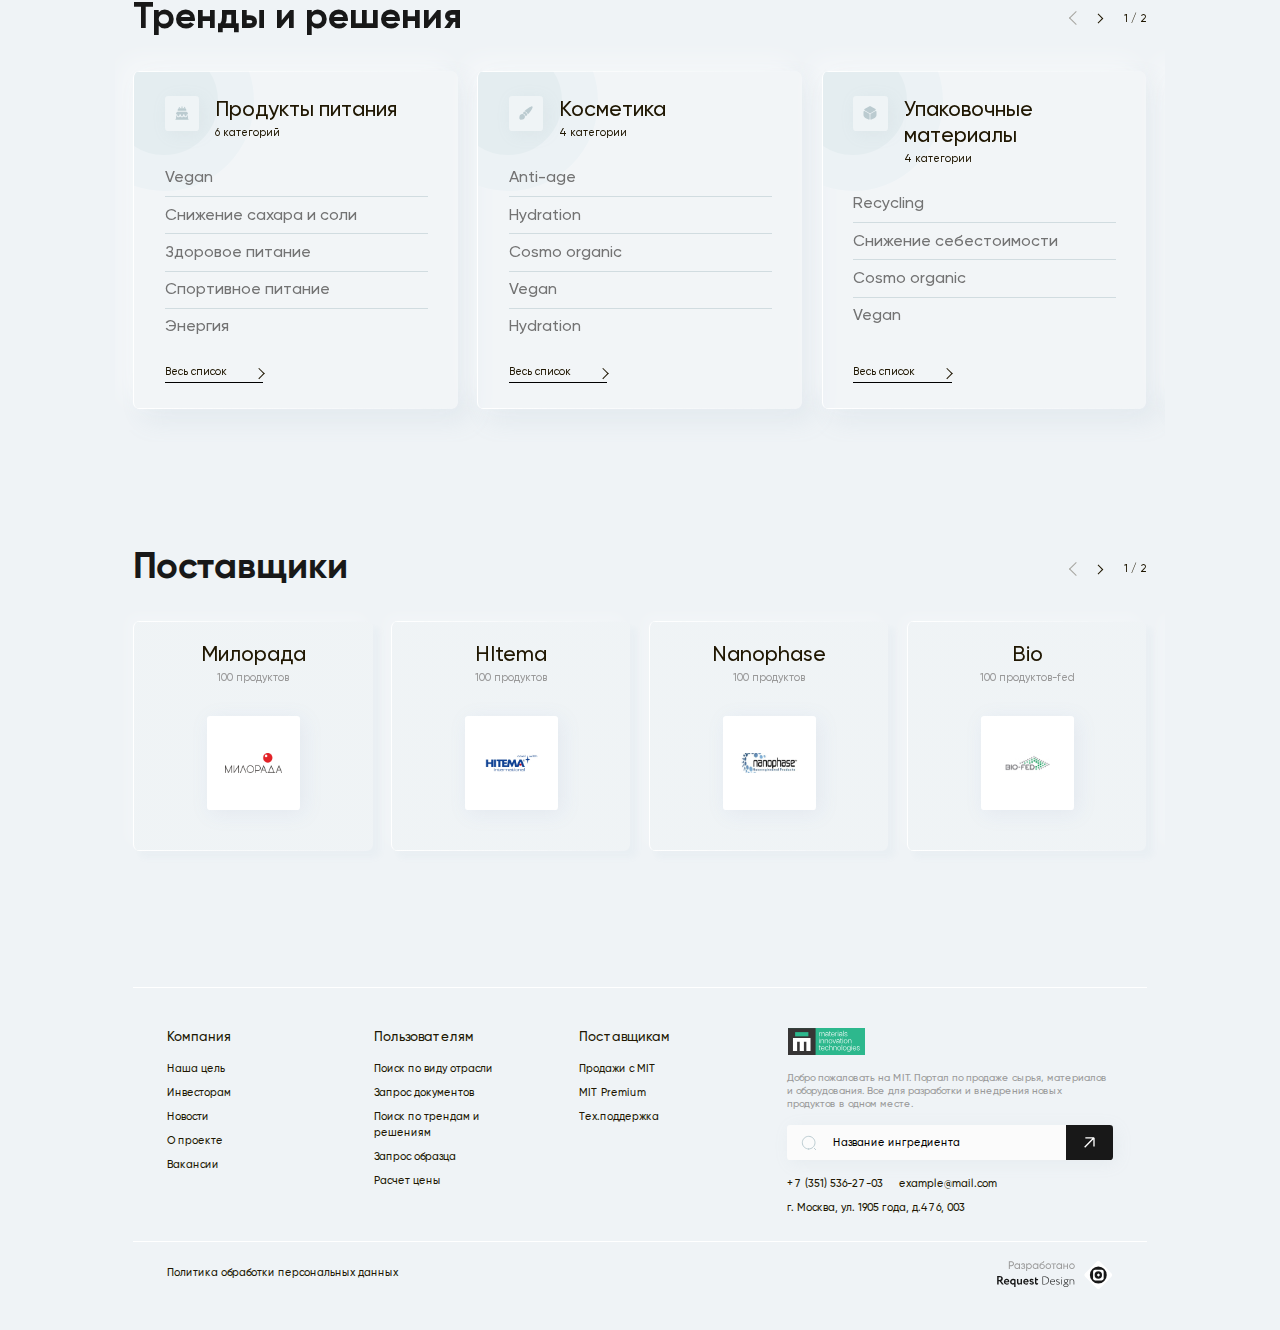
<file: products.html>
<!DOCTYPE html>
<html lang="ru">
	<head>
		<meta charset="utf-8">
		<meta http-equiv="X-UA-Compatible" content="IE=edge">
		<meta name="viewport" content="width=device-width">
		<meta property="og:type" content="website">
		<meta property="og:locale" content="ru_RU">
		<meta property="og:title" content="Продукты">
		<meta name="twitter:card" content="summary_large_image">
		<meta name="twitter:title" content="Продукты">
		<title>Продукты</title>
		<link rel="stylesheet" href="./css/main.css?v=1682778164294">
	</head>
	<body>
		<header class="header">
			<div class="container">
				<div class="header__top"><a class="logo" href="#"><img src="images/logo.svg" alt="logo"></a>
					<form class="localizer">
						<select name="lang">
							<option value="ru" selected>Ru</option>
							<option value="en">En</option>
						</select>
					</form>
					<div class="header__links"><a href="#">О нас</a><a href="#">Сотрудничество</a></div><a class="btn feedback" type="button">Связаться с нами</a>
					<div class="header__setup"><a class="icon" href="#"><svg width="24" height="24" viewBox="0 0 24 24" fill="none" xmlns="http://www.w3.org/2000/svg">
	<path	d="M7.5 3.41895C4.4625 3.41895 2 5.88145 2 8.91895C2 14.4189 8.5 19.4189 12 20.5819C15.5 19.4189 22 14.4189 22 8.91895C22 5.88145 19.5375 3.41895 16.5 3.41895C14.64 3.41895 12.995 4.34245 12 5.75595C11.4928 5.03355 10.8191 4.44399 10.0358 4.03719C9.25245 3.63039 8.38265 3.41832 7.5 3.41895Z" fill="#BBCBD0" />
</svg></a><a class="icon" href="#"><svg width="24" height="24" viewBox="0 0 24 24" fill="none" xmlns="http://www.w3.org/2000/svg">
	<path d="M21.6602 10.44L20.6802 14.62C19.8402 18.23 18.1802 19.69 15.0602 19.39C14.5602 19.35 14.0202 19.26 13.4402 19.12L11.7602 18.72C7.59018 17.73 6.30018 15.67 7.28018 11.49L8.26018 7.30001C8.46018 6.45001 8.70018 5.71001 9.00018 5.10001C10.1702 2.68001 12.1602 2.03001 15.5002 2.82001L17.1702 3.21001C21.3602 4.19001 22.6402 6.26001 21.6602 10.44Z" fill="#BBCBD0" stroke="#BBCBD0" stroke-linecap="round" stroke-linejoin="round"/>
	<path d="M15.0599 19.3901C14.4399 19.8101 13.6599 20.1601 12.7099 20.4701L11.1299 20.9901C7.15985 22.2701 5.06985 21.2001 3.77985 17.2301L2.49985 13.2801C1.21985 9.3101 2.27985 7.2101 6.24985 5.9301L7.82985 5.4101C8.23985 5.2801 8.62985 5.1701 8.99985 5.1001C8.69985 5.7101 8.45985 6.4501 8.25985 7.3001L7.27985 11.4901C6.29985 15.6701 7.58985 17.7301 11.7599 18.7201L13.4399 19.1201C14.0199 19.2601 14.5599 19.3501 15.0599 19.3901Z" fill="#BBCBD0" stroke="white" stroke-linecap="round" stroke-linejoin="round"/>
	<path d="M12.6401 8.52979L17.4901 9.75979" stroke="white" stroke-linecap="round" stroke-linejoin="round"/>
	<path d="M11.6602 12.3999L14.5602 13.1399" stroke="white" stroke-linecap="round" stroke-linejoin="round"/>
</svg></a><a class="icon" href="#"><svg width="24" height="24" viewBox="0 0 24 24" fill="none" xmlns="http://www.w3.org/2000/svg">
	<path d="M19.3399 14.49L18.3399 12.83C18.1299 12.46 17.9399 11.76 17.9399 11.35V8.82C17.9399 6.47 16.5599 4.44 14.5699 3.49C14.0499 2.57 13.0899 2 11.9899 2C10.8999 2 9.91994 2.59 9.39994 3.52C7.44994 4.49 6.09994 6.5 6.09994 8.82V11.35C6.09994 11.76 5.90994 12.46 5.69994 12.82L4.68994 14.49C4.28994 15.16 4.19994 15.9 4.44994 16.58C4.68994 17.25 5.25994 17.77 5.99994 18.02C7.93994 18.68 9.97994 19 12.0199 19C14.0599 19 16.0999 18.68 18.0399 18.03C18.7399 17.8 19.2799 17.27 19.5399 16.58C19.7999 15.89 19.7299 15.13 19.3399 14.49Z" fill="#BBCBD0"/>
	<path d="M14.8297 20.01C14.4097 21.17 13.2997 22 11.9997 22C11.2097 22 10.4297 21.68 9.87969 21.11C9.55969 20.81 9.31969 20.41 9.17969 20C9.30969 20.02 9.43969 20.03 9.57969 20.05C9.80969 20.08 10.0497 20.11 10.2897 20.13C10.8597 20.18 11.4397 20.21 12.0197 20.21C12.5897 20.21 13.1597 20.18 13.7197 20.13C13.9297 20.11 14.1397 20.1 14.3397 20.07C14.4997 20.05 14.6597 20.03 14.8297 20.01Z" fill="#BBCBD0"/>
</svg></a><a class="icon" href="#"><svg width="24" height="24" viewBox="0 0 24 24" fill="none" xmlns="http://www.w3.org/2000/svg">
	<path d="M11.7105 9.42864C11.6236 9.41994 11.5194 9.41994 11.4238 9.42864C9.35625 9.35907 7.71436 7.66314 7.71436 5.57585C7.71436 3.44507 9.43443 1.71436 11.5715 1.71436C13.6999 1.71436 15.4286 3.44507 15.4286 5.57585C15.42 7.66314 13.7781 9.35907 11.7105 9.42864Z" fill="#BBCBD0"/>
	<path d="M6.22458 14.2213C3.63933 15.8317 3.63933 18.4561 6.22458 20.0565C9.16237 21.8856 13.9803 21.8856 16.9181 20.0565C19.5034 18.4461 19.5034 15.8218 16.9181 14.2213C13.991 12.4021 9.17306 12.4021 6.22458 14.2213Z" fill="#BBCBD0"/>
</svg>	</a></div>
				</div>
				<div class="header__bottom">
					<nav class="nav">
						<ul class="nav__list">
							<li class="nav__item"><a href="#">О проекте</a></li>
							<li class="nav__item"><a class="drop_btn" type="#">Материалы</a>
								<div class="drop">
									<div class="drop_content"><a class="drop__title" href="#">Материалы</a>
										<ul class="nav__list_drop">
											<li><a href="#">Подраздел 1</a></li>
											<li><a href="#">Подраздел 2</a></li>
											<li><a href="#">Подраздел 3 с длинным названием</a></li>
											<li><a href="#">Подраздел 4</a></li>
										</ul>
									</div>
								</div>
							</li>
							<li class="nav__item"><a class="drop_btn" type="#">Инновации</a>
								<div class="drop">
									<div class="drop_content"><a class="drop__title" href="#">Инновации</a>
										<ul class="nav__list_drop">
											<li><a href="#">Подраздел 1</a></li>
											<li><a href="#">Подраздел 3 с длинным названием</a></li>
											<li><a href="#">Подраздел 2</a></li>
											<li><a href="#">Подраздел 4</a></li>
										</ul>
									</div>
								</div>
							</li>
							<li class="nav__item"><a class="drop_btn" type="#">Технологии</a>
								<div class="drop">
									<div class="drop_content"><a class="drop__title" href="#">Технологии</a>
										<ul class="nav__list_drop">
											<li><a href="#">Подраздел 3 с длинным названием</a></li>
											<li><a href="#">Подраздел 1</a></li>
											<li><a href="#">Подраздел 2</a></li>
											<li><a href="#">Подраздел 4</a></li>
										</ul>
									</div>
								</div>
							</li>
							<li class="nav__item"><a href="#">Поставщики</a></li>
						</ul>
					</nav>
					<button class="search_open" type="button"><svg width="24" height="24" viewBox="0 0 24 24" fill="none" xmlns="http://www.w3.org/2000/svg">
	<path d="M11.5 21C16.7467 21 21 16.7467 21 11.5C21 6.25329 16.7467 2 11.5 2C6.25329 2 2 6.25329 2 11.5C2 16.7467 6.25329 21 11.5 21Z" stroke="#292D32" stroke-width="1.5" stroke-linecap="round" stroke-linejoin="round" fill="none"/>
	<path d="M22 22L20 20" stroke="#292D32" stroke-width="1.5" stroke-linecap="round" stroke-linejoin="round"/>
</svg>
					</button>
				</div>
			</div>
		</header>
		<main>
			<section class="section catalog">
				<div class="lines"><img src="images/lines.svg" alt="lines.svg"></div>
				<div class="container">
					<div class="section__title">Продукты</div>
					<div class="section__subtitle">Представлено 457 категорий</div>
					<div class="cards">
						<div class="card gradient_border">
							<div class="card__img"><img src="images/cards/card01.jpg" alt=""></div>
							<div class="card__title">Молочные продукты</div>
							<div class="card__props">
								<div class="card__prop">Безалкогольные алкогольные</div>
								<div class="card__prop">Алкогольные</div>
								<div class="card__prop">Ферментированные</div>
							</div><a class="underline card__btn" href="#">Весь список</a>
						</div>
						<div class="card gradient_border">
							<div class="card__img"><img src="images/cards/card02.jpg" alt=""></div>
							<div class="card__title">Снэки и злаки</div>
							<div class="card__props">
								<div class="card__prop">Безалкогольные алкогольные</div>
								<div class="card__prop">Алкогольные</div>
								<div class="card__prop">Ферментированные</div>
							</div><a class="underline card__btn" href="#">Весь список</a>
						</div>
						<div class="card gradient_border">
							<div class="card__img"><img src="images/cards/card03.jpg" alt=""></div>
							<div class="card__title">Напитки</div>
							<div class="card__props">
								<div class="card__prop">Безалкогольные алкогольные</div>
								<div class="card__prop">Алкогольные</div>
								<div class="card__prop">Ферментированные</div>
							</div><a class="underline card__btn" href="#">Весь список</a>
						</div>
						<div class="card gradient_border">
							<div class="card__img"><img src="images/cards/card04.jpg" alt=""></div>
							<div class="card__title">Кондитерские продукты</div>
							<div class="card__props">
								<div class="card__prop">Безалкогольные алкогольные</div>
								<div class="card__prop">Алкогольные</div>
								<div class="card__prop">Ферментированные</div>
							</div><a class="underline card__btn" href="#">Весь список</a>
						</div>
						<div class="card gradient_border">
							<div class="card__img"><img src="images/cards/card05.jpg" alt=""></div>
							<div class="card__title">Детское питание</div>
							<div class="card__props">
								<div class="card__prop">Безалкогольные алкогольные</div>
								<div class="card__prop">Алкогольные</div>
								<div class="card__prop">Ферментированные</div>
							</div><a class="underline card__btn" href="#">Весь список</a>
						</div>
						<div class="card gradient_border">
							<div class="card__img"><img src="images/cards/card06.jpg" alt=""></div>
							<div class="card__title">Плодово-овощные консервы</div>
							<div class="card__props">
								<div class="card__prop">Безалкогольные алкогольные</div>
								<div class="card__prop">Ферментированные</div>
							</div><a class="underline card__btn" href="#">Перейти</a>
						</div>
						<div class="card gradient_border">
							<div class="card__img"><img src="images/cards/card07.jpg" alt=""></div>
							<div class="card__title">Мороженое</div>
							<div class="card__props">
								<div class="card__prop">Безалкогольные алкогольные</div>
								<div class="card__prop">Алкогольные</div>
								<div class="card__prop">Ферментированные</div>
							</div><a class="underline card__btn" href="#">Весь список</a>
						</div>
						<div class="card gradient_border">
							<div class="card__img"><img src="images/cards/card08.jpg" alt=""></div>
							<div class="card__title">Веган альтернативы</div>
							<div class="card__props">
								<div class="card__prop">Безалкогольные алкогольные</div>
								<div class="card__prop">Алкогольные</div>
								<div class="card__prop">Ферментированные</div>
							</div><a class="underline card__btn" href="#">Весь список</a>
						</div>
						<div class="card gradient_border">
							<div class="card__img"><img src="images/cards/card09.jpg" alt=""></div>
							<div class="card__title">Мясные/рыбные консервы</div>
							<div class="card__props">
								<div class="card__prop">Безалкогольные алкогольные</div>
								<div class="card__prop">Алкогольные</div>
								<div class="card__prop">Ферментированные</div>
							</div><a class="underline card__btn" href="#">Весь список</a>
						</div>
						<div class="card gradient_border">
							<div class="card__img"><img src="images/cards/card10.jpg" alt=""></div>
							<div class="card__title">Спортивное питание</div>
							<div class="card__props">
								<div class="card__prop">Безалкогольные алкогольные</div>
								<div class="card__prop">Алкогольные</div>
								<div class="card__prop">Ферментированные</div>
							</div><a class="underline card__btn" href="#">Весь список</a>
						</div>
						<div class="card gradient_border">
							<div class="card__img"><img src="images/cards/card11.jpg" alt=""></div>
							<div class="card__title">Алкогольные напитки</div>
							<div class="card__props">
								<div class="card__prop">Безалкогольные алкогольные</div>
								<div class="card__prop">Алкогольные</div>
								<div class="card__prop">Ферментированные</div>
							</div><a class="underline card__btn" href="#">Весь список</a>
						</div>
					</div>
				</div>
			</section>
			<section class="section solutions">
				<div class="container">
					<div class="section__top">
						<div class="section__title">Тренды и решения</div>
					</div>
					<div class="swiper_shadow swiper_3slides">
						<div class="swiper swiper_solutions">
							<div class="swiper_control">
								<div class="swiper-button-prev"></div>
								<div class="swiper-button-next"></div>
								<div class="swiper-pagination"></div>
							</div>
							<div class="swiper-wrapper">
								<div class="swiper-slide">
									<div class="solution gradient_border">
										<div class="solution__top">
											<div class="icon solution__icon"><svg width="24" height="24" viewBox="0 0 24 24" fill="none" xmlns="http://www.w3.org/2000/svg">
	<path d="M20.8899 13V14H20.0199C19.2799 14 18.6799 14.6 18.6799 15.35V15.65C18.6799 16.4 18.0799 17 17.3299 17C16.5899 17 15.9899 16.4 15.9899 15.65V15.35C15.9899 14.6 15.3799 14 14.6399 14C13.8999 14 13.2999 14.6 13.2999 15.35V15.65C13.2999 16.4 12.6899 17 11.9499 17C11.2099 17 10.5999 16.4 10.5999 15.65V15.35C10.5999 14.6 9.99986 14 9.25986 14C8.51986 14 7.90986 14.6 7.90986 15.35V15.65C7.90986 16.4 7.30986 17 6.56986 17C5.81986 17 5.21986 16.4 5.21986 15.65V15.33C5.21986 14.59 4.62986 13.99 3.89986 13.98H3.10986V13C3.10986 11.62 4.14986 10.45 5.55986 10.11C5.83986 10.04 6.12986 10 6.43986 10H17.5599C17.8699 10 18.1599 10.04 18.4399 10.11C19.8499 10.45 20.8899 11.62 20.8899 13Z" fill="#BBCBD0"/>
	<path d="M18.4401 7.17V8.58C18.1501 8.52 17.8601 8.5 17.5601 8.5H6.44006C6.14006 8.5 5.85006 8.53 5.56006 8.59V7.17C5.56006 5.97 6.64006 5 7.98006 5H16.0201C17.3601 5 18.4401 5.97 18.4401 7.17Z" fill="#BBCBD0"/>
	<path d="M8.75 3.5499V5.0099H7.98C7.72 5.0099 7.48 5.0399 7.25 5.0999V3.5499C7.25 3.1999 7.59 2.8999 8 2.8999C8.41 2.8999 8.75 3.1999 8.75 3.5499Z" fill="#BBCBD0"/>
	<path d="M16.75 3.33008V5.10008C16.52 5.03008 16.28 5.00008 16.02 5.00008H15.25V3.33008C15.25 2.92008 15.59 2.58008 16 2.58008C16.41 2.58008 16.75 2.92008 16.75 3.33008Z" fill="#BBCBD0"/>
	<path d="M12.75 2.82V5H11.25V2.82C11.25 2.37 11.59 2 12 2C12.41 2 12.75 2.37 12.75 2.82Z" fill="#BBCBD0"/>
	<path d="M22 21.25C22 21.66 21.66 22 21.25 22H2.75C2.34 22 2 21.66 2 21.25C2 20.84 2.34 20.5 2.75 20.5H3.11V15.48H3.72V15.55C3.72 16.89 4.6 18.13 5.91 18.42C6.93 18.66 7.9 18.33 8.56 17.68C8.94 17.3 9.56 17.29 9.94 17.67C10.46 18.18 11.17 18.5 11.95 18.5C12.73 18.5 13.44 18.19 13.96 17.67C14.34 17.3 14.95 17.3 15.34 17.68C15.99 18.33 16.96 18.66 17.99 18.42C19.3 18.13 20.18 16.89 20.18 15.55V15.5H20.89V20.5H21.25C21.66 20.5 22 20.84 22 21.25Z" fill="#BBCBD0"/>
</svg>
											</div>
											<div class="solution__title">Продукты питания</div>
											<div class="solution__info">6 категорий</div>
										</div>
										<ul class="solution__list">
											<li><a href="#">Vegan</a></li>
											<li><a href="#">Снижение сахара и соли</a></li>
											<li><a href="#">Здоровое питание</a></li>
											<li><a href="#">Спортивное питание</a></li>
											<li><a href="#">Энергия</a></li>
										</ul><a class="underline solution__link" href="#">Весь список </a>
									</div>
								</div>
								<div class="swiper-slide">
									<div class="solution gradient_border">
										<div class="solution__top">
											<div class="icon solution__icon"><svg width="24" height="24" viewBox="0 0 24 24" fill="none" xmlns="http://www.w3.org/2000/svg">
	<path d="M21.8098 3.94009C20.4998 7.21009 17.5098 11.4801 14.6598 14.2701C14.2498 11.6901 12.1898 9.67009 9.58984 9.31009C12.3898 6.45009 16.6898 3.42009 19.9698 2.10009C20.5498 1.88009 21.1298 2.05009 21.4898 2.41009C21.8698 2.79009 22.0498 3.36009 21.8098 3.94009Z" fill="#BBCBD0"/>
	<path d="M13.7801 15.09C13.5801 15.26 13.3801 15.43 13.1801 15.59L11.3901 17.02C11.3901 16.99 11.3801 16.95 11.3801 16.91C11.2401 15.84 10.7401 14.85 9.93012 14.04C9.11012 13.22 8.09012 12.72 6.97012 12.58C6.94012 12.58 6.90012 12.57 6.87012 12.57L8.32012 10.74C8.46012 10.56 8.61012 10.39 8.77012 10.21L9.45012 10.3C11.6001 10.6 13.3301 12.29 13.6701 14.43L13.7801 15.09Z" fill="#BBCBD0"/>
	<path d="M10.4298 17.6198C10.4298 18.7198 10.0098 19.7698 9.20976 20.5598C8.59976 21.1798 7.77977 21.5998 6.77977 21.7198L4.32976 21.9898C2.98976 22.1398 1.83976 20.9898 1.98976 19.6398L2.25976 17.1798C2.49976 14.9898 4.32976 13.5898 6.26976 13.5498C6.45976 13.5398 6.66976 13.5498 6.86976 13.5698C7.71976 13.6798 8.53976 14.0698 9.22976 14.7498C9.89976 15.4198 10.2798 16.2098 10.3898 17.0398C10.4098 17.2398 10.4298 17.4298 10.4298 17.6198Z" fill="#BBCBD0"/>
</svg>
											</div>
											<div class="solution__title">Косметика</div>
											<div class="solution__info">4 категории</div>
										</div>
										<ul class="solution__list">
											<li><a href="#">Anti-age</a></li>
											<li><a href="#">Hydration</a></li>
											<li><a href="#">Cosmo organic</a></li>
											<li><a href="#">Vegan</a></li>
											<li><a href="#">Hydration</a></li>
										</ul><a class="underline solution__link" href="#">Весь список </a>
									</div>
								</div>
								<div class="swiper-slide">
									<div class="solution gradient_border">
										<div class="solution__top">
											<div class="icon solution__icon"><svg width="24" height="24" viewBox="0 0 24 24" fill="none" xmlns="http://www.w3.org/2000/svg">
	<path d="M20.2102 7.81994L12.5102 12.2799C12.2002 12.4599 11.8102 12.4599 11.4902 12.2799L3.79021 7.81994C3.24021 7.49994 3.10021 6.74994 3.52021 6.27994C3.81021 5.94994 4.14021 5.67994 4.49021 5.48994L9.91021 2.48994C11.0702 1.83994 12.9502 1.83994 14.1102 2.48994L19.5302 5.48994C19.8802 5.67994 20.2102 5.95994 20.5002 6.27994C20.9002 6.74994 20.7602 7.49994 20.2102 7.81994Z" fill="#BBCBD0"/>
	<path d="M11.43 14.1399V20.9599C11.43 21.7199 10.66 22.2199 9.97998 21.8899C7.91998 20.8799 4.44998 18.9899 4.44998 18.9899C3.22998 18.2999 2.22998 16.5599 2.22998 15.1299V9.96988C2.22998 9.17988 3.05998 8.67988 3.73998 9.06988L10.93 13.2399C11.23 13.4299 11.43 13.7699 11.43 14.1399Z" fill="#BBCBD0"/>
	<path d="M12.5698 14.1399V20.9599C12.5698 21.7199 13.3398 22.2199 14.0198 21.8899C16.0798 20.8799 19.5498 18.9899 19.5498 18.9899C20.7698 18.2999 21.7698 16.5599 21.7698 15.1299V9.96988C21.7698 9.17988 20.9398 8.67988 20.2598 9.06988L13.0698 13.2399C12.7698 13.4299 12.5698 13.7699 12.5698 14.1399Z" fill="#BBCBD0"/>
</svg>
											</div>
											<div class="solution__title">Упаковочные материалы</div>
											<div class="solution__info">4 категории</div>
										</div>
										<ul class="solution__list">
											<li><a href="#">Recycling</a></li>
											<li><a href="#">Снижение себестоимости</a></li>
											<li><a href="#">Cosmo organic</a></li>
											<li><a href="#">Vegan</a></li>
										</ul><a class="underline solution__link" href="#">Весь список </a>
									</div>
								</div>
								<div class="swiper-slide">
									<div class="solution gradient_border">
										<div class="solution__top">
											<div class="icon solution__icon"><svg width="24" height="24" viewBox="0 0 24 24" fill="none" xmlns="http://www.w3.org/2000/svg">
	<path d="M20.8899 13V14H20.0199C19.2799 14 18.6799 14.6 18.6799 15.35V15.65C18.6799 16.4 18.0799 17 17.3299 17C16.5899 17 15.9899 16.4 15.9899 15.65V15.35C15.9899 14.6 15.3799 14 14.6399 14C13.8999 14 13.2999 14.6 13.2999 15.35V15.65C13.2999 16.4 12.6899 17 11.9499 17C11.2099 17 10.5999 16.4 10.5999 15.65V15.35C10.5999 14.6 9.99986 14 9.25986 14C8.51986 14 7.90986 14.6 7.90986 15.35V15.65C7.90986 16.4 7.30986 17 6.56986 17C5.81986 17 5.21986 16.4 5.21986 15.65V15.33C5.21986 14.59 4.62986 13.99 3.89986 13.98H3.10986V13C3.10986 11.62 4.14986 10.45 5.55986 10.11C5.83986 10.04 6.12986 10 6.43986 10H17.5599C17.8699 10 18.1599 10.04 18.4399 10.11C19.8499 10.45 20.8899 11.62 20.8899 13Z" fill="#BBCBD0"/>
	<path d="M18.4401 7.17V8.58C18.1501 8.52 17.8601 8.5 17.5601 8.5H6.44006C6.14006 8.5 5.85006 8.53 5.56006 8.59V7.17C5.56006 5.97 6.64006 5 7.98006 5H16.0201C17.3601 5 18.4401 5.97 18.4401 7.17Z" fill="#BBCBD0"/>
	<path d="M8.75 3.5499V5.0099H7.98C7.72 5.0099 7.48 5.0399 7.25 5.0999V3.5499C7.25 3.1999 7.59 2.8999 8 2.8999C8.41 2.8999 8.75 3.1999 8.75 3.5499Z" fill="#BBCBD0"/>
	<path d="M16.75 3.33008V5.10008C16.52 5.03008 16.28 5.00008 16.02 5.00008H15.25V3.33008C15.25 2.92008 15.59 2.58008 16 2.58008C16.41 2.58008 16.75 2.92008 16.75 3.33008Z" fill="#BBCBD0"/>
	<path d="M12.75 2.82V5H11.25V2.82C11.25 2.37 11.59 2 12 2C12.41 2 12.75 2.37 12.75 2.82Z" fill="#BBCBD0"/>
	<path d="M22 21.25C22 21.66 21.66 22 21.25 22H2.75C2.34 22 2 21.66 2 21.25C2 20.84 2.34 20.5 2.75 20.5H3.11V15.48H3.72V15.55C3.72 16.89 4.6 18.13 5.91 18.42C6.93 18.66 7.9 18.33 8.56 17.68C8.94 17.3 9.56 17.29 9.94 17.67C10.46 18.18 11.17 18.5 11.95 18.5C12.73 18.5 13.44 18.19 13.96 17.67C14.34 17.3 14.95 17.3 15.34 17.68C15.99 18.33 16.96 18.66 17.99 18.42C19.3 18.13 20.18 16.89 20.18 15.55V15.5H20.89V20.5H21.25C21.66 20.5 22 20.84 22 21.25Z" fill="#BBCBD0"/>
</svg>
											</div>
											<div class="solution__title">Продукты питания 2</div>
											<div class="solution__info">6 категорий 2</div>
										</div>
										<ul class="solution__list">
											<li><a href="#">Vegan 2</a></li>
											<li><a href="#">Снижение сахара и соли 2</a></li>
											<li><a href="#">Здоровое питание 2</a></li>
											<li><a href="#">Спортивное питание 2</a></li>
											<li><a href="#">Энергия 2</a></li>
										</ul><a class="underline solution__link" href="#">Весь список </a>
									</div>
								</div>
								<div class="swiper-slide">
									<div class="solution gradient_border">
										<div class="solution__top">
											<div class="icon solution__icon"><svg width="24" height="24" viewBox="0 0 24 24" fill="none" xmlns="http://www.w3.org/2000/svg">
	<path d="M21.8098 3.94009C20.4998 7.21009 17.5098 11.4801 14.6598 14.2701C14.2498 11.6901 12.1898 9.67009 9.58984 9.31009C12.3898 6.45009 16.6898 3.42009 19.9698 2.10009C20.5498 1.88009 21.1298 2.05009 21.4898 2.41009C21.8698 2.79009 22.0498 3.36009 21.8098 3.94009Z" fill="#BBCBD0"/>
	<path d="M13.7801 15.09C13.5801 15.26 13.3801 15.43 13.1801 15.59L11.3901 17.02C11.3901 16.99 11.3801 16.95 11.3801 16.91C11.2401 15.84 10.7401 14.85 9.93012 14.04C9.11012 13.22 8.09012 12.72 6.97012 12.58C6.94012 12.58 6.90012 12.57 6.87012 12.57L8.32012 10.74C8.46012 10.56 8.61012 10.39 8.77012 10.21L9.45012 10.3C11.6001 10.6 13.3301 12.29 13.6701 14.43L13.7801 15.09Z" fill="#BBCBD0"/>
	<path d="M10.4298 17.6198C10.4298 18.7198 10.0098 19.7698 9.20976 20.5598C8.59976 21.1798 7.77977 21.5998 6.77977 21.7198L4.32976 21.9898C2.98976 22.1398 1.83976 20.9898 1.98976 19.6398L2.25976 17.1798C2.49976 14.9898 4.32976 13.5898 6.26976 13.5498C6.45976 13.5398 6.66976 13.5498 6.86976 13.5698C7.71976 13.6798 8.53976 14.0698 9.22976 14.7498C9.89976 15.4198 10.2798 16.2098 10.3898 17.0398C10.4098 17.2398 10.4298 17.4298 10.4298 17.6198Z" fill="#BBCBD0"/>
</svg>
											</div>
											<div class="solution__title">Косметика 2</div>
											<div class="solution__info">4 категории 2</div>
										</div>
										<ul class="solution__list">
											<li><a href="#">Anti-age 2</a></li>
											<li><a href="#">Hydration 2</a></li>
											<li><a href="#">Cosmo organic 2</a></li>
											<li><a href="#">Vegan 2</a></li>
											<li><a href="#">Hydration 2</a></li>
										</ul><a class="underline solution__link" href="#">Весь список </a>
									</div>
								</div>
								<div class="swiper-slide">
									<div class="solution gradient_border">
										<div class="solution__top">
											<div class="icon solution__icon"><svg width="24" height="24" viewBox="0 0 24 24" fill="none" xmlns="http://www.w3.org/2000/svg">
	<path d="M20.2102 7.81994L12.5102 12.2799C12.2002 12.4599 11.8102 12.4599 11.4902 12.2799L3.79021 7.81994C3.24021 7.49994 3.10021 6.74994 3.52021 6.27994C3.81021 5.94994 4.14021 5.67994 4.49021 5.48994L9.91021 2.48994C11.0702 1.83994 12.9502 1.83994 14.1102 2.48994L19.5302 5.48994C19.8802 5.67994 20.2102 5.95994 20.5002 6.27994C20.9002 6.74994 20.7602 7.49994 20.2102 7.81994Z" fill="#BBCBD0"/>
	<path d="M11.43 14.1399V20.9599C11.43 21.7199 10.66 22.2199 9.97998 21.8899C7.91998 20.8799 4.44998 18.9899 4.44998 18.9899C3.22998 18.2999 2.22998 16.5599 2.22998 15.1299V9.96988C2.22998 9.17988 3.05998 8.67988 3.73998 9.06988L10.93 13.2399C11.23 13.4299 11.43 13.7699 11.43 14.1399Z" fill="#BBCBD0"/>
	<path d="M12.5698 14.1399V20.9599C12.5698 21.7199 13.3398 22.2199 14.0198 21.8899C16.0798 20.8799 19.5498 18.9899 19.5498 18.9899C20.7698 18.2999 21.7698 16.5599 21.7698 15.1299V9.96988C21.7698 9.17988 20.9398 8.67988 20.2598 9.06988L13.0698 13.2399C12.7698 13.4299 12.5698 13.7699 12.5698 14.1399Z" fill="#BBCBD0"/>
</svg>
											</div>
											<div class="solution__title">Упаковочные материалы 2</div>
											<div class="solution__info">4 категории 2</div>
										</div>
										<ul class="solution__list">
											<li><a href="#">Recycling 2</a></li>
											<li><a href="#">Снижение себестоимости 2</a></li>
											<li><a href="#">Cosmo organic 2</a></li>
											<li><a href="#">Vegan 2</a></li>
										</ul><a class="underline solution__link" href="#">Весь список </a>
									</div>
								</div>
							</div>
						</div>
					</div>
				</div>
			</section>
			<section class="section vendors">
				<div class="container">
					<div class="section__top">
						<div class="section__title">Поставщики</div>
					</div>
					<div class="swiper_shadow swiper_4slides">
						<div class="swiper swiper_vendors">
							<div class="swiper_control">
								<div class="swiper-button-prev"></div>
								<div class="swiper-button-next"></div>
								<div class="swiper-pagination"></div>
							</div>
							<div class="swiper-wrapper">
								<div class="swiper-slide"><a class="vendor gradient_border" href="#">
										<div class="vendor__title">Милорада</div>
										<div class="vendor__subtitle">100 продуктов</div>
										<div class="vendor__img"><img src="images/vendors/vendor1.png" alt="Милорада"></div></a></div>
								<div class="swiper-slide"><a class="vendor gradient_border" href="#">
										<div class="vendor__title">HItema</div>
										<div class="vendor__subtitle">100 продуктов</div>
										<div class="vendor__img"><img src="images/vendors/vendor2.jpg" alt="HItema"></div></a></div>
								<div class="swiper-slide"><a class="vendor gradient_border" href="#">
										<div class="vendor__title">Nanophase</div>
										<div class="vendor__subtitle">100 продуктов</div>
										<div class="vendor__img"><img src="images/vendors/vendor3.jpg" alt="Nanophase"></div></a></div>
								<div class="swiper-slide"><a class="vendor gradient_border" href="#">
										<div class="vendor__title">Bio</div>
										<div class="vendor__subtitle">100 продуктов-fed</div>
										<div class="vendor__img"><img src="images/vendors/vendor4.jpg" alt="Bio-fed"></div></a></div>
								<div class="swiper-slide"><a class="vendor gradient_border" href="#">
										<div class="vendor__title">Bio</div>
										<div class="vendor__subtitle">100 продуктов-fed</div>
										<div class="vendor__img"><img src="images/vendors/vendor4.jpg" alt="Bio-fed"></div></a></div>
								<div class="swiper-slide"><a class="vendor gradient_border" href="#">
										<div class="vendor__title">Nanophase</div>
										<div class="vendor__subtitle">100 продуктов</div>
										<div class="vendor__img"><img src="images/vendors/vendor3.jpg" alt="Nanophase"></div></a></div>
								<div class="swiper-slide"><a class="vendor gradient_border" href="#">
										<div class="vendor__title">HItema</div>
										<div class="vendor__subtitle">100 продуктов</div>
										<div class="vendor__img"><img src="images/vendors/vendor2.jpg" alt="HItema"></div></a></div>
								<div class="swiper-slide"><a class="vendor gradient_border" href="#">
										<div class="vendor__title">Милорада</div>
										<div class="vendor__subtitle">100 продуктов</div>
										<div class="vendor__img"><img src="images/vendors/vendor1.png" alt="Милорада"></div></a></div>
							</div>
						</div>
					</div>
				</div>
			</section>
		</main>
		<footer class="footer">
			<div class="container">
				<div class="footer__top">
					<div class="footer__col">
						<ul class="footer__list">
							<li class="title"><a href="#">Компания</a></li>
							<li><a href="#">Наша цель</a></li>
							<li><a href="#">Инвесторам</a></li>
							<li><a href="#">Новости</a></li>
							<li><a href="#">О проекте</a></li>
							<li><a href="#">Вакансии</a></li>
						</ul>
					</div>
					<div class="footer__col">
						<ul class="footer__list">
							<li class="title"><a href="#">Пользователям</a></li>
							<li><a href="#">Поиск по виду отрасли</a></li>
							<li><a href="#">Запрос документов</a></li>
							<li><a href="#">Поиск по трендам и решениям</a></li>
							<li><a href="#">Запрос образца</a></li>
							<li><a href="#">Расчет цены</a></li>
						</ul>
					</div>
					<div class="footer__col">
						<ul class="footer__list">
							<li class="title"><a href="#">Поставщикам</a></li>
							<li><a href="#">Продажи с MIT</a></li>
							<li><a href="#">MIT Premium</a></li>
							<li><a href="#">Тех.поддержка</a></li>
						</ul>
					</div>
					<div class="footer__col footer__inner"><a class="logo" href="#"><img src="images/logo.svg" alt="logo"></a>
						<div class="footer__text">Добро пожаловать на MIT. Портал по продаже сырья, материалов и оборудования. Все для разработки и внедрения новых продуктов  в одном  месте.</div>
						<form class="search">
							<div class="search__inner">
								<label><svg width="24" height="24" viewBox="0 0 24 24" fill="none" xmlns="http://www.w3.org/2000/svg">
	<path d="M11.5 21C16.7467 21 21 16.7467 21 11.5C21 6.25329 16.7467 2 11.5 2C6.25329 2 2 6.25329 2 11.5C2 16.7467 6.25329 21 11.5 21Z" stroke="#BBCBD0" stroke-width="1.5" stroke-linecap="round" stroke-linejoin="round" fill="none"/>
	<path d="M22 22L20 20" stroke="#BBCBD0" stroke-width="1.5" stroke-linecap="round" stroke-linejoin="round"/>
</svg>
									<input type="text" placeholder="Название ингредиента">
								</label>
								<button type="submit"><svg width="16" height="16" viewBox="0 0 16 16" fill="none" xmlns="http://www.w3.org/2000/svg">
	<path d="M15 1L1 15M15 1V14M15 1H2" stroke="white" stroke-width="2"/>
</svg>
								</button>
							</div>
						</form><a class="footer__phone" href="tel:+73515362703">+ 7 (351) 536-27-03</a><a class="footer__email" href="mailto:example@mail.com">example@mail.com</a>
						<div class="footer__address">г. Москва, ул. 1905 года, д.476, 003</div>
					</div>
				</div>
				<div class="footer__bottom"><a class="footer__policy" href="#">Политика обработки персональных данных</a><a class="developer" href="#"><img src="images/developer.svg" alt="Request Design"></a></div>
			</div>
		</footer>
		<script>
			if (!('IntersectionObserver' in window)) {
				var script = document.createElement("script");
				script.src = "https://raw.githubusercontent.com/w3c/IntersectionObserver/master/polyfill/intersection-observer.js";
				document.getElementsByTagName('head')[0].appendChild(script);
			}
		</script>
		<script src="./js/vendor.js?v=1682778164294"></script>
		<script src="./js/main.js?v=1682778164294"></script>
	</body>
</html>
</file>
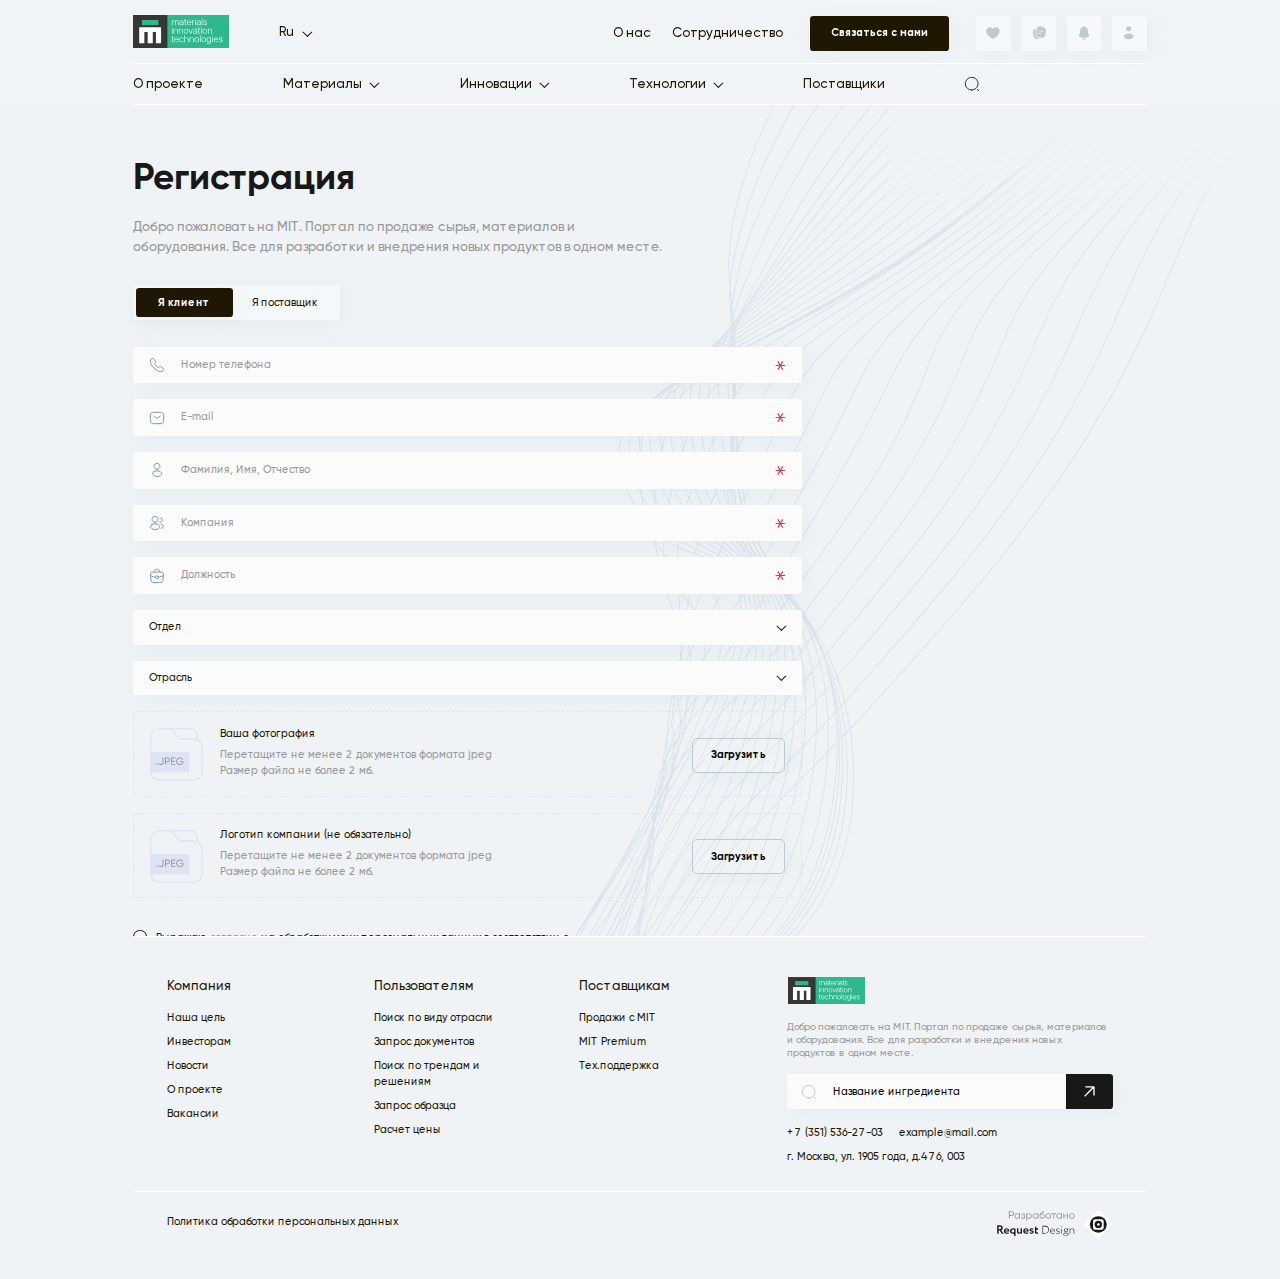
<file: registration.html>
<!DOCTYPE html>
<html lang="ru">
	<head>
		<meta charset="utf-8">
		<meta http-equiv="X-UA-Compatible" content="IE=edge">
		<meta name="viewport" content="width=device-width">
		<meta property="og:type" content="website">
		<meta property="og:locale" content="ru_RU">
		<meta property="og:title" content="Ingredients | Регистрация">
		<meta name="twitter:card" content="summary_large_image">
		<meta name="twitter:title" content="Ingredients | Регистрация">
		<title>Ingredients | Регистрация</title>
		<link rel="stylesheet" href="./css/main.css?v=1682778164415">
	</head>
	<body>
		<header class="header">
			<div class="container">
				<div class="header__top"><a class="logo" href="#"><img src="images/logo.svg" alt="logo"></a>
					<form class="localizer">
						<select name="lang">
							<option value="ru" selected>Ru</option>
							<option value="en">En</option>
						</select>
					</form>
					<div class="header__links"><a href="#">О нас</a><a href="#">Сотрудничество</a></div><a class="btn feedback" type="button">Связаться с нами</a>
					<div class="header__setup"><a class="icon" href="#"><svg width="24" height="24" viewBox="0 0 24 24" fill="none" xmlns="http://www.w3.org/2000/svg">
	<path	d="M7.5 3.41895C4.4625 3.41895 2 5.88145 2 8.91895C2 14.4189 8.5 19.4189 12 20.5819C15.5 19.4189 22 14.4189 22 8.91895C22 5.88145 19.5375 3.41895 16.5 3.41895C14.64 3.41895 12.995 4.34245 12 5.75595C11.4928 5.03355 10.8191 4.44399 10.0358 4.03719C9.25245 3.63039 8.38265 3.41832 7.5 3.41895Z" fill="#BBCBD0" />
</svg></a><a class="icon" href="#"><svg width="24" height="24" viewBox="0 0 24 24" fill="none" xmlns="http://www.w3.org/2000/svg">
	<path d="M21.6602 10.44L20.6802 14.62C19.8402 18.23 18.1802 19.69 15.0602 19.39C14.5602 19.35 14.0202 19.26 13.4402 19.12L11.7602 18.72C7.59018 17.73 6.30018 15.67 7.28018 11.49L8.26018 7.30001C8.46018 6.45001 8.70018 5.71001 9.00018 5.10001C10.1702 2.68001 12.1602 2.03001 15.5002 2.82001L17.1702 3.21001C21.3602 4.19001 22.6402 6.26001 21.6602 10.44Z" fill="#BBCBD0" stroke="#BBCBD0" stroke-linecap="round" stroke-linejoin="round"/>
	<path d="M15.0599 19.3901C14.4399 19.8101 13.6599 20.1601 12.7099 20.4701L11.1299 20.9901C7.15985 22.2701 5.06985 21.2001 3.77985 17.2301L2.49985 13.2801C1.21985 9.3101 2.27985 7.2101 6.24985 5.9301L7.82985 5.4101C8.23985 5.2801 8.62985 5.1701 8.99985 5.1001C8.69985 5.7101 8.45985 6.4501 8.25985 7.3001L7.27985 11.4901C6.29985 15.6701 7.58985 17.7301 11.7599 18.7201L13.4399 19.1201C14.0199 19.2601 14.5599 19.3501 15.0599 19.3901Z" fill="#BBCBD0" stroke="white" stroke-linecap="round" stroke-linejoin="round"/>
	<path d="M12.6401 8.52979L17.4901 9.75979" stroke="white" stroke-linecap="round" stroke-linejoin="round"/>
	<path d="M11.6602 12.3999L14.5602 13.1399" stroke="white" stroke-linecap="round" stroke-linejoin="round"/>
</svg></a><a class="icon" href="#"><svg width="24" height="24" viewBox="0 0 24 24" fill="none" xmlns="http://www.w3.org/2000/svg">
	<path d="M19.3399 14.49L18.3399 12.83C18.1299 12.46 17.9399 11.76 17.9399 11.35V8.82C17.9399 6.47 16.5599 4.44 14.5699 3.49C14.0499 2.57 13.0899 2 11.9899 2C10.8999 2 9.91994 2.59 9.39994 3.52C7.44994 4.49 6.09994 6.5 6.09994 8.82V11.35C6.09994 11.76 5.90994 12.46 5.69994 12.82L4.68994 14.49C4.28994 15.16 4.19994 15.9 4.44994 16.58C4.68994 17.25 5.25994 17.77 5.99994 18.02C7.93994 18.68 9.97994 19 12.0199 19C14.0599 19 16.0999 18.68 18.0399 18.03C18.7399 17.8 19.2799 17.27 19.5399 16.58C19.7999 15.89 19.7299 15.13 19.3399 14.49Z" fill="#BBCBD0"/>
	<path d="M14.8297 20.01C14.4097 21.17 13.2997 22 11.9997 22C11.2097 22 10.4297 21.68 9.87969 21.11C9.55969 20.81 9.31969 20.41 9.17969 20C9.30969 20.02 9.43969 20.03 9.57969 20.05C9.80969 20.08 10.0497 20.11 10.2897 20.13C10.8597 20.18 11.4397 20.21 12.0197 20.21C12.5897 20.21 13.1597 20.18 13.7197 20.13C13.9297 20.11 14.1397 20.1 14.3397 20.07C14.4997 20.05 14.6597 20.03 14.8297 20.01Z" fill="#BBCBD0"/>
</svg></a><a class="icon" href="#"><svg width="24" height="24" viewBox="0 0 24 24" fill="none" xmlns="http://www.w3.org/2000/svg">
	<path d="M11.7105 9.42864C11.6236 9.41994 11.5194 9.41994 11.4238 9.42864C9.35625 9.35907 7.71436 7.66314 7.71436 5.57585C7.71436 3.44507 9.43443 1.71436 11.5715 1.71436C13.6999 1.71436 15.4286 3.44507 15.4286 5.57585C15.42 7.66314 13.7781 9.35907 11.7105 9.42864Z" fill="#BBCBD0"/>
	<path d="M6.22458 14.2213C3.63933 15.8317 3.63933 18.4561 6.22458 20.0565C9.16237 21.8856 13.9803 21.8856 16.9181 20.0565C19.5034 18.4461 19.5034 15.8218 16.9181 14.2213C13.991 12.4021 9.17306 12.4021 6.22458 14.2213Z" fill="#BBCBD0"/>
</svg>	</a></div>
				</div>
				<div class="header__bottom">
					<nav class="nav">
						<ul class="nav__list">
							<li class="nav__item"><a href="#">О проекте</a></li>
							<li class="nav__item"><a class="drop_btn" type="#">Материалы</a>
								<div class="drop">
									<div class="drop_content"><a class="drop__title" href="#">Материалы</a>
										<ul class="nav__list_drop">
											<li><a href="#">Подраздел 1</a></li>
											<li><a href="#">Подраздел 2</a></li>
											<li><a href="#">Подраздел 3 с длинным названием</a></li>
											<li><a href="#">Подраздел 4</a></li>
										</ul>
									</div>
								</div>
							</li>
							<li class="nav__item"><a class="drop_btn" type="#">Инновации</a>
								<div class="drop">
									<div class="drop_content"><a class="drop__title" href="#">Инновации</a>
										<ul class="nav__list_drop">
											<li><a href="#">Подраздел 1</a></li>
											<li><a href="#">Подраздел 3 с длинным названием</a></li>
											<li><a href="#">Подраздел 2</a></li>
											<li><a href="#">Подраздел 4</a></li>
										</ul>
									</div>
								</div>
							</li>
							<li class="nav__item"><a class="drop_btn" type="#">Технологии</a>
								<div class="drop">
									<div class="drop_content"><a class="drop__title" href="#">Технологии</a>
										<ul class="nav__list_drop">
											<li><a href="#">Подраздел 3 с длинным названием</a></li>
											<li><a href="#">Подраздел 1</a></li>
											<li><a href="#">Подраздел 2</a></li>
											<li><a href="#">Подраздел 4</a></li>
										</ul>
									</div>
								</div>
							</li>
							<li class="nav__item"><a href="#">Поставщики</a></li>
						</ul>
					</nav>
					<button class="search_open" type="button"><svg width="24" height="24" viewBox="0 0 24 24" fill="none" xmlns="http://www.w3.org/2000/svg">
	<path d="M11.5 21C16.7467 21 21 16.7467 21 11.5C21 6.25329 16.7467 2 11.5 2C6.25329 2 2 6.25329 2 11.5C2 16.7467 6.25329 21 11.5 21Z" stroke="#292D32" stroke-width="1.5" stroke-linecap="round" stroke-linejoin="round" fill="none"/>
	<path d="M22 22L20 20" stroke="#292D32" stroke-width="1.5" stroke-linecap="round" stroke-linejoin="round"/>
</svg>
					</button>
				</div>
			</div>
		</header>
		<main>
			<section class="section switcher section_lines section_reg">
				<div class="lines"><img src="images/lines.svg" alt="lines.svg"></div>
				<div class="container">
					<div class="section__title">Регистрация</div>
					<div class="section__subtitle">Добро пожаловать на MIT.   Портал по продаже сырья, материалов и оборудования. Все для разработки и внедрения новых продуктов  в одном  месте.</div>
					<div class="switcher__control">
						<button class="btn switcher__btn active" type="button">Я клиент</button>
						<button class="btn switcher__btn" type="button">Я поставщик</button>
					</div>
					<div class="switcher__container">
						<div class="switcher__content active">
							<form class="form form_login form_validation">
								<label class="form__item"><span class="form__icon"><svg width="24" height="24" viewBox="0 0 24 24" fill="none" xmlns="http://www.w3.org/2000/svg">
<path d="M21.97 18.33C21.97 18.69 21.89 19.06 21.72 19.42C21.55 19.78 21.33 20.12 21.04 20.44C20.55 20.98 20.01 21.37 19.4 21.62C18.8 21.87 18.15 22 17.45 22C16.43 22 15.34 21.76 14.19 21.27C13.04 20.78 11.89 20.12 10.75 19.29C9.6 18.45 8.51 17.52 7.47 16.49C6.44 15.45 5.51 14.36 4.68 13.22C3.86 12.08 3.2 10.94 2.72 9.81C2.24 8.67 2 7.58 2 6.54C2 5.86 2.12 5.21 2.36 4.61C2.6 4 2.98 3.44 3.51 2.94C4.15 2.31 4.85 2 5.59 2C5.87 2 6.15 2.06 6.4 2.18C6.66 2.3 6.89 2.48 7.07 2.74L9.39 6.01C9.57 6.26 9.7 6.49 9.79 6.71C9.88 6.92 9.93 7.13 9.93 7.32C9.93 7.56 9.86 7.8 9.72 8.03C9.59 8.26 9.4 8.5 9.16 8.74L8.4 9.53C8.29 9.64 8.24 9.77 8.24 9.93C8.24 10.01 8.25 10.08 8.27 10.16C8.3 10.24 8.33 10.3 8.35 10.36C8.53 10.69 8.84 11.12 9.28 11.64C9.73 12.16 10.21 12.69 10.73 13.22C11.27 13.75 11.79 14.24 12.32 14.69C12.84 15.13 13.27 15.43 13.61 15.61C13.66 15.63 13.72 15.66 13.79 15.69C13.87 15.72 13.95 15.73 14.04 15.73C14.21 15.73 14.34 15.67 14.45 15.56L15.21 14.81C15.46 14.56 15.7 14.37 15.93 14.25C16.16 14.11 16.39 14.04 16.64 14.04C16.83 14.04 17.03 14.08 17.25 14.17C17.47 14.26 17.7 14.39 17.95 14.56L21.26 16.91C21.52 17.09 21.7 17.3 21.81 17.55C21.91 17.8 21.97 18.05 21.97 18.33Z" fill="none" stroke="#7C9DA8" stroke-width="1.5" stroke-miterlimit="10"/>
</svg></span>
									<input class="input required" type="tel"><span class="placeholder">Номер телефона</span>
								</label>
								<label class="form__item"><span class="form__icon"><svg width="24" height="24" viewBox="0 0 24 24" fill="none" xmlns="http://www.w3.org/2000/svg">
<path d="M17 20.5H7C4 20.5 2 19 2 15.5V8.5C2 5 4 3.5 7 3.5H17C20 3.5 22 5 22 8.5V15.5C22 19 20 20.5 17 20.5Z" fill="none" stroke="#7C9DA8" stroke-width="1.5" stroke-miterlimit="10" stroke-linecap="round" stroke-linejoin="round"/>
<path d="M17 9L13.87 11.5C12.84 12.32 11.15 12.32 10.12 11.5L7 9" fill="none" stroke="#7C9DA8" stroke-width="1.5" stroke-miterlimit="10" stroke-linecap="round" stroke-linejoin="round"/>
</svg></span>
									<input class="input required" type="email"><span class="placeholder">E-mail</span>
								</label>
								<label class="form__item"><span class="form__icon"><svg width="24" height="24" viewBox="0 0 24 24" fill="none" xmlns="http://www.w3.org/2000/svg">
<path d="M12.1596 10.87C12.0596 10.86 11.9396 10.86 11.8296 10.87C9.44957 10.79 7.55957 8.84 7.55957 6.44C7.55957 3.99 9.53957 2 11.9996 2C14.4496 2 16.4396 3.99 16.4396 6.44C16.4296 8.84 14.5396 10.79 12.1596 10.87Z" fill="none" stroke="#7C9DA8" stroke-width="1.5" stroke-linecap="round" stroke-linejoin="round"/>
<path d="M7.15973 14.56C4.73973 16.18 4.73973 18.82 7.15973 20.43C9.90973 22.27 14.4197 22.27 17.1697 20.43C19.5897 18.81 19.5897 16.17 17.1697 14.56C14.4297 12.73 9.91973 12.73 7.15973 14.56Z" fill="none" stroke="#7C9DA8" stroke-width="1.5" stroke-linecap="round" stroke-linejoin="round"/>
</svg></span>
									<input class="input required" type="text"><span class="placeholder">Фамилия, Имя, Отчество</span>
								</label>
								<label class="form__item"><span class="form__icon"><svg width="24" height="24" viewBox="0 0 24 24" fill="none" xmlns="http://www.w3.org/2000/svg">
<path fill="none" d="M9.16006 10.87C9.06006 10.86 8.94006 10.86 8.83006 10.87C6.45006 10.79 4.56006 8.84 4.56006 6.44C4.56006 3.99 6.54006 2 9.00006 2C11.4501 2 13.4401 3.99 13.4401 6.44C13.4301 8.84 11.5401 10.79 9.16006 10.87Z" stroke="#7C9DA8" stroke-width="1.5" stroke-linecap="round" stroke-linejoin="round"/>
<path fill="none" d="M16.4098 4C18.3498 4 19.9098 5.57 19.9098 7.5C19.9098 9.39 18.4098 10.93 16.5398 11C16.4598 10.99 16.3698 10.99 16.2798 11" stroke="#7C9DA8" stroke-width="1.5" stroke-linecap="round" stroke-linejoin="round"/>
<path fill="none" d="M4.16021 14.56C1.74021 16.18 1.74021 18.82 4.16021 20.43C6.91021 22.27 11.4202 22.27 14.1702 20.43C16.5902 18.81 16.5902 16.17 14.1702 14.56C11.4302 12.73 6.92021 12.73 4.16021 14.56Z" stroke="#7C9DA8" stroke-width="1.5" stroke-linecap="round" stroke-linejoin="round"/>
<path fill="none" d="M18.3398 20C19.0598 19.85 19.7398 19.56 20.2998 19.13C21.8598 17.96 21.8598 16.03 20.2998 14.86C19.7498 14.44 19.0798 14.16 18.3698 14" stroke="#7C9DA8" stroke-width="1.5" stroke-linecap="round" stroke-linejoin="round"/>
</svg></span>
									<input class="input required" type="text"><span class="placeholder">Компания</span>
								</label>
								<label class="form__item"><span class="form__icon"><svg width="24" height="24" viewBox="0 0 24 24" fill="none" xmlns="http://www.w3.org/2000/svg">
<path fill="none" d="M7.99983 22H15.9998C20.0198 22 20.7398 20.39 20.9498 18.43L21.6998 10.43C21.9698 7.99 21.2698 6 16.9998 6H6.99983C2.72983 6 2.02983 7.99 2.29983 10.43L3.04983 18.43C3.25983 20.39 3.97983 22 7.99983 22Z" stroke="#7C9DA8" stroke-width="1.5" stroke-miterlimit="10" stroke-linecap="round" stroke-linejoin="round"/>
<path fill="none" d="M8 6V5.2C8 3.43 8 2 11.2 2H12.8C16 2 16 3.43 16 5.2V6" stroke="#7C9DA8" stroke-width="1.5" stroke-miterlimit="10" stroke-linecap="round" stroke-linejoin="round"/>
<path fill="none" d="M14 13V14C14 14.01 14 14.01 14 14.02C14 15.11 13.99 16 12 16C10.02 16 10 15.12 10 14.03V13C10 12 10 12 11 12H13C14 12 14 12 14 13Z" stroke="#7C9DA8" stroke-width="1.5" stroke-miterlimit="10" stroke-linecap="round" stroke-linejoin="round"/>
<path fill="none" d="M21.65 11C19.34 12.68 16.7 13.68 14 14.02" stroke="#7C9DA8" stroke-width="1.5" stroke-miterlimit="10" stroke-linecap="round" stroke-linejoin="round"/>
<path fill="none" d="M2.62012 11.27C4.87012 12.81 7.41012 13.74 10.0001 14.03" stroke="#7C9DA8" stroke-width="1.5" stroke-miterlimit="10" stroke-linecap="round" stroke-linejoin="round"/>
</svg></span>
									<input class="input required" type="text"><span class="placeholder">Должность</span>
								</label>
								<div class="form__item">
									<select name="">
										<option>Отдел</option>
										<option>Отдел 2</option>
										<option>Отдел 3</option>
									</select>
								</div>
								<div class="form__item">
									<select name="">
										<option>Отрасль</option>
										<option>Отрасль 2</option>
										<option>Отрасль 3</option>
									</select>
								</div>
								<div class="files">
									<div class="files__zone drop-zone">
										<div class="files__title">Ваша фотография</div>
										<div class="files__descr">Перетащите не менее 2 документов формата jpeg Размер файла не более 2 мб.</div>
										<button class="files__btn" type="button">Загрузить</button>
										<input class="visually-hidden drop-zone__input" type="file" multiple name="">
									</div>
								</div>
								<div class="files">
									<div class="files__zone drop-zone">
										<div class="files__title">Логотип компании (не обязательно)</div>
										<div class="files__descr">Перетащите не менее 2 документов формата jpeg Размер файла не более 2 мб.</div>
										<button class="files__btn" type="button">Загрузить</button>
										<input class="visually-hidden drop-zone__input" type="file" multiple name="">
									</div>
								</div>
								<div class="form__checkbox">
									<label>
										<input class="visually-hidden" type="checkbox" name=""><span class="checkbox"></span><span class="checkbox_text">Выражаю <span>согласие</span> на обработку моих персональных данных в соответствии с Политикой обработки персональных данных</span>
									</label>
								</div>
								<div class="form__checkbox">
									<label>
										<input class="visually-hidden" type="checkbox" name=""><span class="checkbox"></span><span class="checkbox_text">Выражаю <span>согласие</span> на получение рекламной рассылки и обработку моих персональных данных в соответствии с Политикой обработки персональных данных</span>
									</label>
								</div>
								<div class="form__bottom">
									<button class="btn" type="submit">Зарегистрироваться</button>
									<div class="form__link"><span>Уже есть аккаунт? </span><a href="./login.html"> / <span class="underline"> войти</span></a></div>
								</div>
								<div class="form__agreement"><span>Нажимая кнопку зарегистрироваться, вы принимаете условия </span><a class="underline" href="#">пользовательского соглашения</a></div>
							</form>
						</div>
						<div class="switcher__content">
							<form class="form form_login form_validation">
								<label class="form__item"><span class="form__icon"><svg width="24" height="24" viewBox="0 0 24 24" fill="none" xmlns="http://www.w3.org/2000/svg">
<path d="M21.97 18.33C21.97 18.69 21.89 19.06 21.72 19.42C21.55 19.78 21.33 20.12 21.04 20.44C20.55 20.98 20.01 21.37 19.4 21.62C18.8 21.87 18.15 22 17.45 22C16.43 22 15.34 21.76 14.19 21.27C13.04 20.78 11.89 20.12 10.75 19.29C9.6 18.45 8.51 17.52 7.47 16.49C6.44 15.45 5.51 14.36 4.68 13.22C3.86 12.08 3.2 10.94 2.72 9.81C2.24 8.67 2 7.58 2 6.54C2 5.86 2.12 5.21 2.36 4.61C2.6 4 2.98 3.44 3.51 2.94C4.15 2.31 4.85 2 5.59 2C5.87 2 6.15 2.06 6.4 2.18C6.66 2.3 6.89 2.48 7.07 2.74L9.39 6.01C9.57 6.26 9.7 6.49 9.79 6.71C9.88 6.92 9.93 7.13 9.93 7.32C9.93 7.56 9.86 7.8 9.72 8.03C9.59 8.26 9.4 8.5 9.16 8.74L8.4 9.53C8.29 9.64 8.24 9.77 8.24 9.93C8.24 10.01 8.25 10.08 8.27 10.16C8.3 10.24 8.33 10.3 8.35 10.36C8.53 10.69 8.84 11.12 9.28 11.64C9.73 12.16 10.21 12.69 10.73 13.22C11.27 13.75 11.79 14.24 12.32 14.69C12.84 15.13 13.27 15.43 13.61 15.61C13.66 15.63 13.72 15.66 13.79 15.69C13.87 15.72 13.95 15.73 14.04 15.73C14.21 15.73 14.34 15.67 14.45 15.56L15.21 14.81C15.46 14.56 15.7 14.37 15.93 14.25C16.16 14.11 16.39 14.04 16.64 14.04C16.83 14.04 17.03 14.08 17.25 14.17C17.47 14.26 17.7 14.39 17.95 14.56L21.26 16.91C21.52 17.09 21.7 17.3 21.81 17.55C21.91 17.8 21.97 18.05 21.97 18.33Z" fill="none" stroke="#7C9DA8" stroke-width="1.5" stroke-miterlimit="10"/>
</svg></span>
									<input class="input required" type="tel"><span class="placeholder">Номер телефона</span>
								</label>
								<label class="form__item"><span class="form__icon"><svg width="24" height="24" viewBox="0 0 24 24" fill="none" xmlns="http://www.w3.org/2000/svg">
<path d="M17 20.5H7C4 20.5 2 19 2 15.5V8.5C2 5 4 3.5 7 3.5H17C20 3.5 22 5 22 8.5V15.5C22 19 20 20.5 17 20.5Z" fill="none" stroke="#7C9DA8" stroke-width="1.5" stroke-miterlimit="10" stroke-linecap="round" stroke-linejoin="round"/>
<path d="M17 9L13.87 11.5C12.84 12.32 11.15 12.32 10.12 11.5L7 9" fill="none" stroke="#7C9DA8" stroke-width="1.5" stroke-miterlimit="10" stroke-linecap="round" stroke-linejoin="round"/>
</svg></span>
									<input class="input required" type="email"><span class="placeholder">E-mail</span>
								</label>
								<label class="form__item"><span class="form__icon"><svg width="24" height="24" viewBox="0 0 24 24" fill="none" xmlns="http://www.w3.org/2000/svg">
<path d="M12.1596 10.87C12.0596 10.86 11.9396 10.86 11.8296 10.87C9.44957 10.79 7.55957 8.84 7.55957 6.44C7.55957 3.99 9.53957 2 11.9996 2C14.4496 2 16.4396 3.99 16.4396 6.44C16.4296 8.84 14.5396 10.79 12.1596 10.87Z" fill="none" stroke="#7C9DA8" stroke-width="1.5" stroke-linecap="round" stroke-linejoin="round"/>
<path d="M7.15973 14.56C4.73973 16.18 4.73973 18.82 7.15973 20.43C9.90973 22.27 14.4197 22.27 17.1697 20.43C19.5897 18.81 19.5897 16.17 17.1697 14.56C14.4297 12.73 9.91973 12.73 7.15973 14.56Z" fill="none" stroke="#7C9DA8" stroke-width="1.5" stroke-linecap="round" stroke-linejoin="round"/>
</svg></span>
									<input class="input required" type="text"><span class="placeholder">Фамилия, Имя, Отчество</span>
								</label>
								<div class="form__bottom">
									<button class="btn" type="submit">Зарегистрироваться</button>
									<div class="form__link"><span>Уже есть аккаунт? </span><a href="./login.html"> / <span class="underline"> войти</span></a></div>
								</div>
							</form>
						</div>
					</div>
				</div>
			</section>
		</main>
		<footer class="footer">
			<div class="container">
				<div class="footer__top">
					<div class="footer__col">
						<ul class="footer__list">
							<li class="title"><a href="#">Компания</a></li>
							<li><a href="#">Наша цель</a></li>
							<li><a href="#">Инвесторам</a></li>
							<li><a href="#">Новости</a></li>
							<li><a href="#">О проекте</a></li>
							<li><a href="#">Вакансии</a></li>
						</ul>
					</div>
					<div class="footer__col">
						<ul class="footer__list">
							<li class="title"><a href="#">Пользователям</a></li>
							<li><a href="#">Поиск по виду отрасли</a></li>
							<li><a href="#">Запрос документов</a></li>
							<li><a href="#">Поиск по трендам и решениям</a></li>
							<li><a href="#">Запрос образца</a></li>
							<li><a href="#">Расчет цены</a></li>
						</ul>
					</div>
					<div class="footer__col">
						<ul class="footer__list">
							<li class="title"><a href="#">Поставщикам</a></li>
							<li><a href="#">Продажи с MIT</a></li>
							<li><a href="#">MIT Premium</a></li>
							<li><a href="#">Тех.поддержка</a></li>
						</ul>
					</div>
					<div class="footer__col footer__inner"><a class="logo" href="#"><img src="images/logo.svg" alt="logo"></a>
						<div class="footer__text">Добро пожаловать на MIT. Портал по продаже сырья, материалов и оборудования. Все для разработки и внедрения новых продуктов  в одном  месте.</div>
						<form class="search">
							<div class="search__inner">
								<label><svg width="24" height="24" viewBox="0 0 24 24" fill="none" xmlns="http://www.w3.org/2000/svg">
	<path d="M11.5 21C16.7467 21 21 16.7467 21 11.5C21 6.25329 16.7467 2 11.5 2C6.25329 2 2 6.25329 2 11.5C2 16.7467 6.25329 21 11.5 21Z" stroke="#BBCBD0" stroke-width="1.5" stroke-linecap="round" stroke-linejoin="round" fill="none"/>
	<path d="M22 22L20 20" stroke="#BBCBD0" stroke-width="1.5" stroke-linecap="round" stroke-linejoin="round"/>
</svg>
									<input type="text" placeholder="Название ингредиента">
								</label>
								<button type="submit"><svg width="16" height="16" viewBox="0 0 16 16" fill="none" xmlns="http://www.w3.org/2000/svg">
	<path d="M15 1L1 15M15 1V14M15 1H2" stroke="white" stroke-width="2"/>
</svg>
								</button>
							</div>
						</form><a class="footer__phone" href="tel:+73515362703">+ 7 (351) 536-27-03</a><a class="footer__email" href="mailto:example@mail.com">example@mail.com</a>
						<div class="footer__address">г. Москва, ул. 1905 года, д.476, 003</div>
					</div>
				</div>
				<div class="footer__bottom"><a class="footer__policy" href="#">Политика обработки персональных данных</a><a class="developer" href="#"><img src="images/developer.svg" alt="Request Design"></a></div>
			</div>
		</footer>
		<script>
			if (!('IntersectionObserver' in window)) {
				var script = document.createElement("script");
				script.src = "https://raw.githubusercontent.com/w3c/IntersectionObserver/master/polyfill/intersection-observer.js";
				document.getElementsByTagName('head')[0].appendChild(script);
			}
		</script>
		<script src="./js/vendor.js?v=1682778164415"></script>
		<script src="./js/main.js?v=1682778164415"></script>
	</body>
</html>
</file>
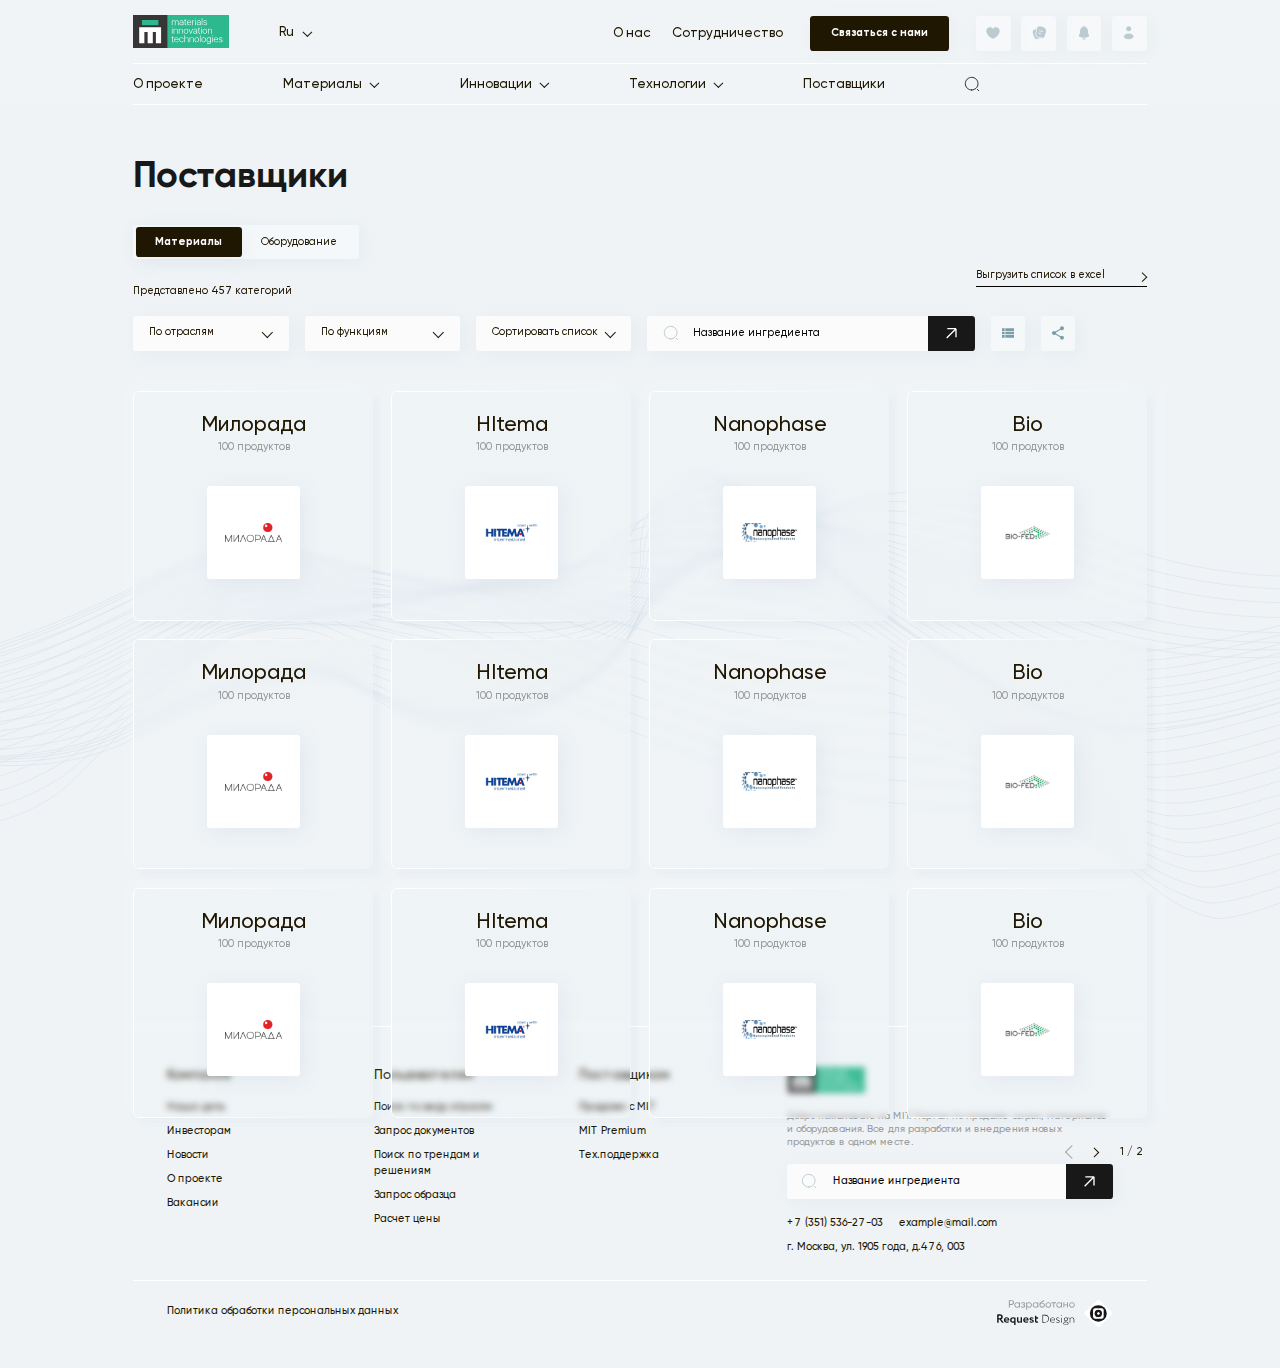
<file: vendors.html>
<!DOCTYPE html>
<html lang="ru">
	<head>
		<meta charset="utf-8">
		<meta http-equiv="X-UA-Compatible" content="IE=edge">
		<meta name="viewport" content="width=device-width">
		<meta property="og:type" content="website">
		<meta property="og:locale" content="ru_RU">
		<meta property="og:title" content="Поставщики">
		<meta name="twitter:card" content="summary_large_image">
		<meta name="twitter:title" content="Поставщики">
		<title>Поставщики</title>
		<link rel="stylesheet" href="./css/main.css?v=1682778164666">
	</head>
	<body>
		<header class="header">
			<div class="container">
				<div class="header__top"><a class="logo" href="#"><img src="images/logo.svg" alt="logo"></a>
					<form class="localizer">
						<select name="lang">
							<option value="ru" selected>Ru</option>
							<option value="en">En</option>
						</select>
					</form>
					<div class="header__links"><a href="#">О нас</a><a href="#">Сотрудничество</a></div><a class="btn feedback" type="button">Связаться с нами</a>
					<div class="header__setup"><a class="icon" href="#"><svg width="24" height="24" viewBox="0 0 24 24" fill="none" xmlns="http://www.w3.org/2000/svg">
	<path	d="M7.5 3.41895C4.4625 3.41895 2 5.88145 2 8.91895C2 14.4189 8.5 19.4189 12 20.5819C15.5 19.4189 22 14.4189 22 8.91895C22 5.88145 19.5375 3.41895 16.5 3.41895C14.64 3.41895 12.995 4.34245 12 5.75595C11.4928 5.03355 10.8191 4.44399 10.0358 4.03719C9.25245 3.63039 8.38265 3.41832 7.5 3.41895Z" fill="#BBCBD0" />
</svg></a><a class="icon" href="#"><svg width="24" height="24" viewBox="0 0 24 24" fill="none" xmlns="http://www.w3.org/2000/svg">
	<path d="M21.6602 10.44L20.6802 14.62C19.8402 18.23 18.1802 19.69 15.0602 19.39C14.5602 19.35 14.0202 19.26 13.4402 19.12L11.7602 18.72C7.59018 17.73 6.30018 15.67 7.28018 11.49L8.26018 7.30001C8.46018 6.45001 8.70018 5.71001 9.00018 5.10001C10.1702 2.68001 12.1602 2.03001 15.5002 2.82001L17.1702 3.21001C21.3602 4.19001 22.6402 6.26001 21.6602 10.44Z" fill="#BBCBD0" stroke="#BBCBD0" stroke-linecap="round" stroke-linejoin="round"/>
	<path d="M15.0599 19.3901C14.4399 19.8101 13.6599 20.1601 12.7099 20.4701L11.1299 20.9901C7.15985 22.2701 5.06985 21.2001 3.77985 17.2301L2.49985 13.2801C1.21985 9.3101 2.27985 7.2101 6.24985 5.9301L7.82985 5.4101C8.23985 5.2801 8.62985 5.1701 8.99985 5.1001C8.69985 5.7101 8.45985 6.4501 8.25985 7.3001L7.27985 11.4901C6.29985 15.6701 7.58985 17.7301 11.7599 18.7201L13.4399 19.1201C14.0199 19.2601 14.5599 19.3501 15.0599 19.3901Z" fill="#BBCBD0" stroke="white" stroke-linecap="round" stroke-linejoin="round"/>
	<path d="M12.6401 8.52979L17.4901 9.75979" stroke="white" stroke-linecap="round" stroke-linejoin="round"/>
	<path d="M11.6602 12.3999L14.5602 13.1399" stroke="white" stroke-linecap="round" stroke-linejoin="round"/>
</svg></a><a class="icon" href="#"><svg width="24" height="24" viewBox="0 0 24 24" fill="none" xmlns="http://www.w3.org/2000/svg">
	<path d="M19.3399 14.49L18.3399 12.83C18.1299 12.46 17.9399 11.76 17.9399 11.35V8.82C17.9399 6.47 16.5599 4.44 14.5699 3.49C14.0499 2.57 13.0899 2 11.9899 2C10.8999 2 9.91994 2.59 9.39994 3.52C7.44994 4.49 6.09994 6.5 6.09994 8.82V11.35C6.09994 11.76 5.90994 12.46 5.69994 12.82L4.68994 14.49C4.28994 15.16 4.19994 15.9 4.44994 16.58C4.68994 17.25 5.25994 17.77 5.99994 18.02C7.93994 18.68 9.97994 19 12.0199 19C14.0599 19 16.0999 18.68 18.0399 18.03C18.7399 17.8 19.2799 17.27 19.5399 16.58C19.7999 15.89 19.7299 15.13 19.3399 14.49Z" fill="#BBCBD0"/>
	<path d="M14.8297 20.01C14.4097 21.17 13.2997 22 11.9997 22C11.2097 22 10.4297 21.68 9.87969 21.11C9.55969 20.81 9.31969 20.41 9.17969 20C9.30969 20.02 9.43969 20.03 9.57969 20.05C9.80969 20.08 10.0497 20.11 10.2897 20.13C10.8597 20.18 11.4397 20.21 12.0197 20.21C12.5897 20.21 13.1597 20.18 13.7197 20.13C13.9297 20.11 14.1397 20.1 14.3397 20.07C14.4997 20.05 14.6597 20.03 14.8297 20.01Z" fill="#BBCBD0"/>
</svg></a><a class="icon" href="#"><svg width="24" height="24" viewBox="0 0 24 24" fill="none" xmlns="http://www.w3.org/2000/svg">
	<path d="M11.7105 9.42864C11.6236 9.41994 11.5194 9.41994 11.4238 9.42864C9.35625 9.35907 7.71436 7.66314 7.71436 5.57585C7.71436 3.44507 9.43443 1.71436 11.5715 1.71436C13.6999 1.71436 15.4286 3.44507 15.4286 5.57585C15.42 7.66314 13.7781 9.35907 11.7105 9.42864Z" fill="#BBCBD0"/>
	<path d="M6.22458 14.2213C3.63933 15.8317 3.63933 18.4561 6.22458 20.0565C9.16237 21.8856 13.9803 21.8856 16.9181 20.0565C19.5034 18.4461 19.5034 15.8218 16.9181 14.2213C13.991 12.4021 9.17306 12.4021 6.22458 14.2213Z" fill="#BBCBD0"/>
</svg>	</a></div>
				</div>
				<div class="header__bottom">
					<nav class="nav">
						<ul class="nav__list">
							<li class="nav__item"><a href="#">О проекте</a></li>
							<li class="nav__item"><a class="drop_btn" type="#">Материалы</a>
								<div class="drop">
									<div class="drop_content"><a class="drop__title" href="#">Материалы</a>
										<ul class="nav__list_drop">
											<li><a href="#">Подраздел 1</a></li>
											<li><a href="#">Подраздел 2</a></li>
											<li><a href="#">Подраздел 3 с длинным названием</a></li>
											<li><a href="#">Подраздел 4</a></li>
										</ul>
									</div>
								</div>
							</li>
							<li class="nav__item"><a class="drop_btn" type="#">Инновации</a>
								<div class="drop">
									<div class="drop_content"><a class="drop__title" href="#">Инновации</a>
										<ul class="nav__list_drop">
											<li><a href="#">Подраздел 1</a></li>
											<li><a href="#">Подраздел 3 с длинным названием</a></li>
											<li><a href="#">Подраздел 2</a></li>
											<li><a href="#">Подраздел 4</a></li>
										</ul>
									</div>
								</div>
							</li>
							<li class="nav__item"><a class="drop_btn" type="#">Технологии</a>
								<div class="drop">
									<div class="drop_content"><a class="drop__title" href="#">Технологии</a>
										<ul class="nav__list_drop">
											<li><a href="#">Подраздел 3 с длинным названием</a></li>
											<li><a href="#">Подраздел 1</a></li>
											<li><a href="#">Подраздел 2</a></li>
											<li><a href="#">Подраздел 4</a></li>
										</ul>
									</div>
								</div>
							</li>
							<li class="nav__item"><a href="#">Поставщики</a></li>
						</ul>
					</nav>
					<button class="search_open" type="button"><svg width="24" height="24" viewBox="0 0 24 24" fill="none" xmlns="http://www.w3.org/2000/svg">
	<path d="M11.5 21C16.7467 21 21 16.7467 21 11.5C21 6.25329 16.7467 2 11.5 2C6.25329 2 2 6.25329 2 11.5C2 16.7467 6.25329 21 11.5 21Z" stroke="#292D32" stroke-width="1.5" stroke-linecap="round" stroke-linejoin="round" fill="none"/>
	<path d="M22 22L20 20" stroke="#292D32" stroke-width="1.5" stroke-linecap="round" stroke-linejoin="round"/>
</svg>
					</button>
				</div>
			</div>
		</header>
		<main>
			<section class="section switcher vendors section_filter">
				<div class="lines"><img src="images/lines.svg" alt="lines.svg"></div>
				<div class="container">
					<div class="section__title">Поставщики</div>
					<div class="filter">
						<div class="switcher__control">
							<button class="btn switcher__btn active" type="button">Материалы</button>
							<button class="btn switcher__btn" type="button">Оборудование</button>
						</div>
						<div class="filter__inner filter__top">
							<div class="section__subtitle">Представлено 457 категорий</div><a class="underline" href="#">Выгрузить список в excel</a>
						</div>
						<div class="filter__inner filter__bottom">
							<form class="search">
								<div class="search__filter">
									<select name="search1">
										<option value="0" selected>По отраслям</option>
										<option value="1">По отраслям 1</option>
										<option value="2">По отраслям 2</option>
										<option value="3">По отраслям 3</option>
									</select>
								</div>
								<div class="search__filter">
									<select name="search2">
										<option value="0" selected>По функциям</option>
										<option value="1">По функциям 1</option>
										<option value="2">По функциям 2</option>
										<option value="3">По функциям 3</option>
									</select>
								</div>
								<div class="search__filter">
									<select name="search2">
										<option value="0" selected>Сортировать список</option>
										<option value="1">Сортировать список 1</option>
										<option value="2">Сортировать список 2</option>
										<option value="3">Сортировать список 3</option>
									</select>
								</div>
								<div class="search__inner">
									<label><svg width="24" height="24" viewBox="0 0 24 24" fill="none" xmlns="http://www.w3.org/2000/svg">
	<path d="M11.5 21C16.7467 21 21 16.7467 21 11.5C21 6.25329 16.7467 2 11.5 2C6.25329 2 2 6.25329 2 11.5C2 16.7467 6.25329 21 11.5 21Z" stroke="#BBCBD0" stroke-width="1.5" stroke-linecap="round" stroke-linejoin="round" fill="none"/>
	<path d="M22 22L20 20" stroke="#BBCBD0" stroke-width="1.5" stroke-linecap="round" stroke-linejoin="round"/>
</svg>
										<input type="text" placeholder="Название ингредиента">
									</label>
									<button type="submit"><svg width="16" height="16" viewBox="0 0 16 16" fill="none" xmlns="http://www.w3.org/2000/svg">
	<path d="M15 1L1 15M15 1V14M15 1H2" stroke="white" stroke-width="2"/>
</svg>
									</button>
								</div>
							</form>
							<div class="filter__inner filter__control">
								<button class="displaying displaying_tiles icon" type="button">
									<div class="icon__tiles"><svg xmlns="http://www.w3.org/2000/svg" width="24" height="24" fill="none">
	<path fill="#7C9DA8" stroke="#7C9DA8" stroke-linecap="round" stroke-linejoin="round" stroke-width="2" d="M11 5H5v6h6V5ZM20 5h-6v6h6V5ZM11 14H5v6h6v-6ZM20 14h-6v6h6v-6Z" />
</svg>
									</div>
									<div class="icon__list"><svg width="24" height="24" viewBox="0 0 24 24" fill="none" xmlns="http://www.w3.org/2000/svg">
<path d="M3 14H7V10H3V14ZM3 19H7V15H3V19ZM3 9H7V5H3V9ZM8 14H21V10H8V14ZM8 19H21V15H8V19ZM8 5V9H21V5H8Z" fill="#7C9DA8"/>
</svg>

									</div>
								</button>
								<div class="dropdown">
									<button class="dropdown_btn icon" type="button"><svg width="24" height="24" viewBox="0 0 24 24" fill="none" xmlns="http://www.w3.org/2000/svg">
<path d="M18 16.08C17.24 16.08 16.56 16.38 16.04 16.85L8.91 12.7C8.96 12.47 9 12.24 9 12C9 11.76 8.96 11.53 8.91 11.3L15.96 7.19C16.5 7.69 17.21 8 18 8C19.66 8 21 6.66 21 5C21 3.34 19.66 2 18 2C16.34 2 15 3.34 15 5C15 5.24 15.04 5.47 15.09 5.7L8.04 9.81C7.5 9.31 6.79 9 6 9C4.34 9 3 10.34 3 12C3 13.66 4.34 15 6 15C6.79 15 7.5 14.69 8.04 14.19L15.16 18.35C15.11 18.56 15.08 18.78 15.08 19C15.08 20.61 16.39 21.92 18 21.92C19.61 21.92 20.92 20.61 20.92 19C20.92 17.39 19.61 16.08 18 16.08Z" fill="#7C9DA8"/>
</svg>

									</button>
									<div class="dropdown_list"><a href="#">
											<div class="svg"><svg width="15" height="15" viewBox="0 0 15 15" fill="none" xmlns="http://www.w3.org/2000/svg">
<path fill-rule="evenodd" clip-rule="evenodd" d="M12.75 2.15625C11.3438 0.75 9.46875 0 7.5 0C3.375 0 0 3.375 0 7.5C0 8.8125 0.375006 10.125 1.03126 11.25L0 15L3.93751 13.9687C5.06251 14.5312 6.28125 14.9062 7.5 14.9062C11.625 14.9062 15 11.5312 15 7.40625C15 5.4375 14.1563 3.5625 12.75 2.15625ZM7.5 13.6875C6.375 13.6875 5.25001 13.4063 4.31251 12.8438L4.12499 12.75L1.78124 13.4062L2.43751 11.1562L2.24999 10.875C1.59374 9.84375 1.31249 8.71875 1.31249 7.59375C1.31249 4.21875 4.125 1.40625 7.5 1.40625C9.1875 1.40625 10.6875 2.0625 11.9063 3.1875C13.125 4.40625 13.6875 5.90625 13.6875 7.59375C13.6875 10.875 10.9687 13.6875 7.5 13.6875ZM10.875 9C10.6875 8.90625 9.75001 8.4375 9.56251 8.4375C9.37501 8.34375 9.28124 8.34375 9.18749 8.53125C9.09374 8.71875 8.71876 9.09375 8.62501 9.28125C8.53126 9.375 8.43749 9.375 8.24999 9.375C8.06249 9.28125 7.50001 9.09375 6.75001 8.4375C6.18751 7.96875 5.81251 7.3125 5.71876 7.125C5.62501 6.9375 5.71876 6.84375 5.81251 6.75C5.90626 6.65625 6 6.5625 6.09375 6.46875C6.1875 6.375 6.18751 6.28125 6.28126 6.1875C6.37501 6.09375 6.28126 6 6.28126 5.90625C6.28126 5.8125 5.90626 4.875 5.71876 4.5C5.62501 4.21875 5.43751 4.21875 5.34376 4.21875C5.25001 4.21875 5.15624 4.21875 4.96874 4.21875C4.87499 4.21875 4.68749 4.21875 4.49999 4.40625C4.31249 4.59375 3.84376 5.0625 3.84376 6C3.84376 6.9375 4.49999 7.78125 4.59374 7.96875C4.68749 8.0625 5.90624 10.0312 7.78124 10.7812C9.37499 11.4375 9.65626 11.25 10.0313 11.25C10.4063 11.25 11.1562 10.7812 11.25 10.4062C11.4375 9.9375 11.4375 9.5625 11.3438 9.5625C11.25 9.09375 11.0625 9.09375 10.875 9Z" fill="#181818"/>
<path d="M1.51336 11.3826L1.56913 11.1798L1.46315 10.9981C0.849066 9.94536 0.5 8.71926 0.5 7.5C0.5 3.65114 3.65114 0.5 7.5 0.5C9.34007 0.5 11.0867 1.20006 12.3965 2.5098C13.7178 3.83111 14.5 5.58209 14.5 7.40625C14.5 11.2551 11.3489 14.4062 7.5 14.4062C6.3817 14.4062 5.24049 14.0612 4.16112 13.5215L3.99284 13.4374L3.81083 13.4851L0.71198 14.2967L1.51336 11.3826ZM1.30124 13.2662L1.04918 14.1305L1.91606 13.8877L4.07379 13.2836C5.09379 13.8904 6.30232 14.1875 7.5 14.1875C11.2449 14.1875 14.1875 11.1511 14.1875 7.59375C14.1875 5.78461 13.5798 4.15395 12.2598 2.83395L12.2527 2.82688L12.2454 2.8201C10.9444 1.61913 9.32625 0.90625 7.5 0.90625C3.84886 0.90625 0.812494 3.94261 0.812494 7.59375C0.812494 8.80424 1.11594 10.0242 1.82816 11.1434L1.82807 11.1435L1.83398 11.1524L1.89229 11.2398L1.30124 13.2662ZM9.46888 9.00689C9.48514 8.98585 9.50284 8.9625 9.52093 8.9375H9.52394C9.54959 8.94512 9.58801 8.95841 9.63966 8.97843C9.74314 9.01853 9.87332 9.07528 10.0104 9.13813C10.2832 9.26315 10.5578 9.40039 10.6514 9.44721C10.689 9.46601 10.7238 9.48109 10.7495 9.49199C10.7585 9.49584 10.766 9.49901 10.7725 9.50176C10.7875 9.50807 10.7972 9.51218 10.8084 9.51721C10.81 9.51793 10.8114 9.51861 10.8128 9.51924C10.822 9.53917 10.8377 9.58153 10.8535 9.66056L10.8927 9.85654C10.8765 9.95006 10.8436 10.0759 10.7858 10.2206L10.7732 10.2521L10.7669 10.277C10.7655 10.2788 10.7523 10.3063 10.7056 10.3569C10.6487 10.4184 10.5668 10.4874 10.4687 10.5527C10.3714 10.6176 10.2701 10.671 10.181 10.7067C10.1368 10.7243 10.0998 10.736 10.071 10.7429C10.0436 10.7494 10.0309 10.75 10.0309 10.75C10.0309 10.75 10.031 10.75 10.0313 10.75C9.94419 10.75 9.84269 10.7589 9.77067 10.7653C9.74686 10.7674 9.72627 10.7692 9.71049 10.7703C9.62848 10.7761 9.53958 10.7782 9.4185 10.7648C9.16799 10.7369 8.74817 10.6387 7.97161 10.3189L7.97162 10.3189L7.96693 10.317C7.12779 9.98135 6.41415 9.36187 5.8872 8.79007C5.62655 8.50723 5.41781 8.24293 5.26801 8.04273C5.1931 7.94263 5.13315 7.85885 5.08743 7.79492L5.08462 7.79098C5.06354 7.76151 5.04343 7.73338 5.02712 7.71122C5.02664 7.71056 5.02605 7.70975 5.02535 7.7088C5.02203 7.70426 5.01634 7.69648 5.00893 7.6868C4.9795 7.63629 4.94131 7.57601 4.90646 7.52102C4.8904 7.49566 4.87504 7.47143 4.86159 7.4498C4.79096 7.33624 4.70902 7.19844 4.63081 7.04202C4.47109 6.72258 4.34376 6.35807 4.34376 6C4.34376 5.26935 4.69149 4.92178 4.84886 4.76448L4.85354 4.7598C4.87052 4.74282 4.88309 4.73438 4.89022 4.73025C4.89735 4.7261 4.90272 4.72414 4.90688 4.72295C4.91668 4.72015 4.92646 4.71875 4.96874 4.71875H4.96984H4.97093H4.97202H4.97312H4.97421H4.97529H4.97638H4.97746H4.97854H4.97962H4.98069H4.98177H4.98284H4.98391H4.98498H4.98604H4.98711H4.98817H4.98923H4.99029H4.99134H4.9924H4.99345H4.9945H4.99554H4.99659H4.99763H4.99867H4.99971H5.00075H5.00179H5.00282H5.00385H5.00488H5.00591H5.00693H5.00795H5.00898H5.00999H5.01101H5.01203H5.01304H5.01405H5.01506H5.01607H5.01707H5.01808H5.01908H5.02008H5.02108H5.02207H5.02307H5.02406H5.02505H5.02603H5.02702H5.028H5.02899H5.02997H5.03095H5.03192H5.0329H5.03387H5.03484H5.03581H5.03678H5.03774H5.03871H5.03967H5.04063H5.04158H5.04254H5.04349H5.04445H5.0454H5.04635H5.04729H5.04824H5.04918H5.05012H5.05106H5.052H5.05293H5.05387H5.0548H5.05573H5.05666H5.05759H5.05851H5.05944H5.06036H5.06128H5.0622H5.06311H5.06403H5.06494H5.06585H5.06676H5.06767H5.06857H5.06948H5.07038H5.07128H5.07218H5.07308H5.07397H5.07487H5.07576H5.07665H5.07754H5.07843H5.07931H5.08019H5.08108H5.08196H5.08284H5.08371H5.08459H5.08546H5.08634H5.08721H5.08807H5.08894H5.08981H5.09067H5.09153H5.09239H5.09325H5.09411H5.09497H5.09582H5.09667H5.09753H5.09837H5.09922H5.10007H5.10091H5.10176H5.1026H5.10344H5.10428H5.10511H5.10595H5.10678H5.10762H5.10845H5.10928H5.1101H5.11093H5.11176H5.11258H5.1134H5.11422H5.11504H5.11586H5.11667H5.11749H5.1183H5.11911H5.11992H5.12073H5.12154H5.12234H5.12314H5.12395H5.12475H5.12555H5.12635H5.12714H5.12794H5.12873H5.12952H5.13031H5.1311H5.13189H5.13268H5.13346H5.13425H5.13503H5.13581H5.13659H5.13737H5.13815H5.13892H5.1397H5.14047H5.14124H5.14201H5.14278H5.14355H5.14431H5.14508H5.14584H5.1466H5.14736H5.14812H5.14888H5.14964H5.15039H5.15115H5.1519H5.15265H5.1534H5.15415H5.1549H5.15564H5.15639H5.15713H5.15787H5.15861H5.15935H5.16009H5.16083H5.16157H5.1623H5.16303H5.16377H5.1645H5.16523H5.16596H5.16668H5.16741H5.16814H5.16886H5.16958H5.1703H5.17102H5.17174H5.17246H5.17318H5.17389H5.17461H5.17532H5.17603H5.17674H5.17745H5.17816H5.17887H5.17957H5.18028H5.18098H5.18168H5.18239H5.18309H5.18379H5.18448H5.18518H5.18588H5.18657H5.18727H5.18796H5.18865H5.18934H5.19003H5.19072H5.19141H5.19209H5.19278H5.19346H5.19414H5.19483H5.19551H5.19619H5.19687H5.19754H5.19822H5.1989H5.19957H5.20024H5.20092H5.20159H5.20226H5.20293H5.2036H5.20426H5.20493H5.2056H5.20626H5.20693H5.20759H5.20825H5.20891H5.20957H5.21023H5.21089H5.21154H5.2122H5.21285H5.21351H5.21416H5.21481H5.21547H5.21612H5.21676H5.21741H5.21806H5.21871H5.21935H5.22H5.22064H5.22129H5.22193H5.22257H5.22321H5.22385H5.22449H5.22513H5.22576H5.2264H5.22703H5.22767H5.2283H5.22894H5.22957H5.2302H5.23083H5.23146H5.23209H5.23271H5.23334H5.23397H5.23459H5.23522H5.23584H5.23646H5.23709H5.23771H5.23833H5.23895H5.23957H5.24019H5.2408H5.24142H5.24204H5.24265H5.24327H5.24388H5.24449H5.24511H5.24572H5.24633H5.24694H5.24755H5.24816H5.24877H5.24937H5.24998H5.25059H5.25119H5.2518H5.2524H5.253H5.25361H5.25421H5.25481H5.25541H5.25601H5.25661H5.25721H5.25781H5.2584H5.259H5.2596H5.26019H5.26079H5.26138H5.26198H5.26257H5.26316H5.26375H5.26435H5.26494H5.26553H5.26612H5.26671H5.26729H5.26788H5.26847H5.26905H5.26911L5.27154 4.72361C5.35573 4.89198 5.49017 5.2045 5.60608 5.49429C5.66334 5.63743 5.71354 5.76871 5.74872 5.86747C5.76572 5.9152 5.77766 5.95101 5.78494 5.9749C5.78631 5.9878 5.78799 6.00018 5.78987 6.01196C5.76872 6.04739 5.7538 6.07739 5.74361 6.09786C5.74245 6.1002 5.74135 6.10241 5.7403 6.1045C5.73524 6.11462 5.7316 6.12162 5.72918 6.12621L5.59957 6.25583L5.45896 6.39645C5.45681 6.39859 5.45418 6.40117 5.45113 6.40417C5.41053 6.44398 5.29471 6.55758 5.23109 6.71664C5.14466 6.93268 5.17383 7.15318 5.27154 7.34861C5.37898 7.56349 5.78953 8.28607 6.4252 8.81767C7.12089 9.42534 7.69207 9.67484 7.93454 9.78076C7.97429 9.79812 8.0052 9.81162 8.02638 9.82221L8.13195 9.875H8.24999C8.26015 9.875 8.27113 9.87511 8.28286 9.87523C8.44072 9.8768 8.73364 9.87973 8.97856 9.6348L9.03594 9.57743L9.07169 9.50593C9.07172 9.50594 9.07552 9.49903 9.08582 9.48388C9.09762 9.46651 9.11378 9.44439 9.13491 9.41704C9.17799 9.36129 9.23029 9.29844 9.29037 9.22633L9.29356 9.2225C9.34988 9.15492 9.41341 9.07868 9.46888 9.00689ZM10.8046 9.50434C10.8046 9.50422 10.8055 9.50536 10.8071 9.50811C10.8053 9.50584 10.8045 9.50446 10.8046 9.50434Z" stroke="white" stroke-opacity="0.2"/>
</svg>

											</div>What’s up</a><a href="#">
											<div class="svg"><svg width="15" height="13" viewBox="0 0 15 13" fill="none" xmlns="http://www.w3.org/2000/svg">
<path d="M1.03117 5.59647C5.0577 3.76188 7.74267 2.55241 9.08611 1.96805C12.9219 0.299594 13.7189 0.00976514 14.2384 9.27819e-05C14.3527 -0.00191006 14.6082 0.0277027 14.7737 0.16813C14.9134 0.286703 14.9518 0.44688 14.9702 0.5593C14.9886 0.671721 15.0115 0.927819 14.9933 1.12793C14.7855 3.41192 13.8861 8.95457 13.4285 11.5127C13.2349 12.5951 12.8536 12.958 12.4845 12.9936C11.6824 13.0707 11.0734 12.4392 10.2965 11.9067C9.08085 11.0733 8.39409 10.5545 7.21409 9.74136C5.8504 8.80157 6.73442 8.28505 7.51159 7.44091C7.71497 7.21999 11.249 3.85836 11.3174 3.55341C11.326 3.51527 11.3339 3.37311 11.2532 3.29804C11.1724 3.22297 11.0532 3.24864 10.9672 3.26906C10.8453 3.29799 8.90325 4.64035 5.14115 7.29611C4.58991 7.69195 4.09062 7.88482 3.64327 7.87472C3.15011 7.86357 2.20146 7.58311 1.49623 7.34338C0.631245 7.04933 -0.0562297 6.89387 0.00363389 6.3945C0.0348145 6.13439 0.377327 5.86838 1.03117 5.59647Z" fill="#181818"/>
<path d="M1.23088 6.05493L1.22317 6.05814C0.914893 6.18634 0.71172 6.30073 0.590594 6.3948C0.565781 6.41407 0.546824 6.43057 0.53245 6.4442C0.554495 6.45914 0.585676 6.47792 0.629059 6.4999C0.799669 6.58632 1.02214 6.65958 1.31777 6.75692C1.42157 6.7911 1.5344 6.82825 1.65716 6.86998C2.00271 6.98745 2.40422 7.1136 2.77611 7.21112C3.16015 7.31183 3.47142 7.37071 3.65457 7.37484C3.95025 7.38152 4.34329 7.25349 4.8495 6.88998L4.85279 6.88762L4.85279 6.88763C6.73419 5.55951 8.16184 4.55884 9.13494 3.88622C9.62115 3.55014 9.9959 3.29456 10.2578 3.12056C10.3882 3.03389 10.494 2.96525 10.5729 2.91639C10.6119 2.89225 10.6488 2.87013 10.6812 2.85226C10.6971 2.84343 10.7166 2.83308 10.7373 2.82329L10.7378 2.82307C10.7511 2.8168 10.7954 2.79594 10.8517 2.78257L10.8563 2.78149C10.8991 2.77129 11.0017 2.74682 11.1162 2.74776C11.2442 2.7488 11.432 2.78166 11.5936 2.93181C11.7534 3.08036 11.7992 3.26585 11.8139 3.36943C11.8288 3.4752 11.8236 3.58128 11.8053 3.66284L1.23088 6.05493ZM1.23088 6.05493L1.23848 6.05147M1.23088 6.05493L1.23848 6.05147M1.23848 6.05147C5.26568 4.21657 7.94673 3.0089 9.28555 2.42655M1.23848 6.05147L9.28555 2.42655M9.28555 2.42655C11.2053 1.59151 12.3526 1.10679 13.0833 0.829497M9.28555 2.42655L13.0833 0.829497M13.0833 0.829497C13.8232 0.5487 14.0818 0.503096 14.2477 0.500006M13.0833 0.829497L14.2477 0.500006M14.2477 0.500006L14.2384 9.27819e-05M14.2477 0.500006L14.2384 9.27819e-05M14.2384 9.27819e-05L14.2472 0.500016C14.2633 0.499733 14.3119 0.502351 14.3656 0.515775M14.2384 9.27819e-05C13.7189 0.00976514 12.9219 0.299594 9.08611 1.96805L14.3656 0.515775M14.2384 9.27819e-05C14.3527 -0.00191006 14.6082 0.0277027 14.7737 0.16813C14.9134 0.286703 14.9518 0.44688 14.9702 0.5593L14.2384 9.27819e-05ZM14.3656 0.515775C14.3908 0.522085 14.4118 0.529455 14.4277 0.536775M14.3656 0.515775L14.4277 0.536775M14.4277 0.536775C14.4355 0.540322 14.4411 0.543443 14.4449 0.545821M14.4277 0.536775L14.4449 0.545821M14.4449 0.545821C14.4488 0.548191 14.4503 0.549502 14.4502 0.549368M14.4449 0.545821L14.4502 0.549368M14.4502 0.549368C14.4509 0.550022 14.4513 0.550388 14.4519 0.551249M14.4502 0.549368L14.4519 0.551249M14.4519 0.551249C14.4527 0.552388 14.4547 0.555575 14.4575 0.562088M14.4519 0.551249L14.4575 0.562088M14.4575 0.562088C14.4639 0.577041 14.4702 0.59973 14.4768 0.640054M14.4575 0.562088L14.4768 0.640054M14.4768 0.640054C14.4825 0.675184 14.4913 0.749206 14.4963 0.838579M14.4768 0.640054L14.4963 0.838579M14.4963 0.838579C14.5013 0.928465 14.5015 1.01594 14.4954 1.08261M14.4963 0.838579L14.4954 1.08261M14.4954 1.08261C14.2897 3.34221 13.3942 8.86486 12.9363 11.4246M14.4954 1.08261L12.9363 11.4246M12.9363 11.4246C12.7491 12.471 12.4394 12.4956 12.4367 12.4959M12.9363 11.4246L12.4367 12.4959M12.4367 12.4959L12.4367 12.4959M12.4367 12.4959L12.4367 12.4959M12.4367 12.4959C12.1901 12.5196 11.9492 12.441 11.6428 12.2527M12.4367 12.4959L11.6428 12.2527M11.6428 12.2527C11.4885 12.158 11.33 12.0432 11.1515 11.9106M11.6428 12.2527L11.1515 11.9106M11.1515 11.9106C11.1229 11.8894 11.0937 11.8677 11.0641 11.8455M11.1515 11.9106L11.0641 11.8455M11.0641 11.8455C10.9136 11.7334 10.7499 11.6112 10.5792 11.4943M11.0641 11.8455L10.5792 11.4943M10.5792 11.4943C9.97529 11.0803 9.50273 10.7444 9.03196 10.4092M10.5792 11.4943L9.03196 10.4092M9.03196 10.4092L8.96914 10.3644M9.03196 10.4092L8.96914 10.3644M8.96914 10.3644C8.51912 10.0439 8.06505 9.72056 7.49781 9.32965M8.96914 10.3644L7.49781 9.32965M7.49781 9.32965C7.18435 9.11363 7.06465 8.96358 7.02332 8.88079M7.49781 9.32965L7.02332 8.88079M7.02332 8.88079C6.99821 8.83051 6.99761 8.80466 7.0211 8.74866M7.02332 8.88079L7.0211 8.74866M7.0211 8.74866C7.05772 8.66135 7.14359 8.54362 7.30983 8.36672M7.0211 8.74866L7.30983 8.36672M7.30983 8.36672C7.38051 8.29151 7.45697 8.21443 7.54192 8.12877M7.30983 8.36672L7.54192 8.12877M7.54192 8.12877C7.55276 8.11784 7.56374 8.10677 7.57487 8.09554M7.54192 8.12877L7.57487 8.09554M7.57487 8.09554C7.67099 7.99856 7.77548 7.89248 7.8794 7.7796M7.57487 8.09554L7.8794 7.7796M7.8794 7.7796C7.8794 7.7796 7.87941 7.7796 7.87941 7.77959C7.87956 7.77943 7.88085 7.77805 7.88368 7.77511M7.8794 7.7796L7.88368 7.77511M7.88368 7.77511L7.89645 7.76203M7.88368 7.77511L7.89645 7.76203M7.89645 7.76203C7.90735 7.75096 7.92164 7.73664 7.93949 7.71891M7.89645 7.76203L7.93949 7.71891M7.93949 7.71891C7.97515 7.68348 8.02246 7.63698 8.08028 7.58044M7.93949 7.71891L8.08028 7.58044M8.08028 7.58044C8.18446 7.47857 8.32011 7.34668 8.47826 7.19292M8.08028 7.58044L8.47826 7.19292M8.47826 7.19292L8.53099 7.14166M8.47826 7.19292L8.53099 7.14166M8.53099 7.14166C8.89195 6.7907 9.35618 6.33902 9.81648 5.88442M8.53099 7.14166L9.81648 5.88442M9.81648 5.88442C10.2761 5.43053 10.735 4.97043 11.0847 4.60316M9.81648 5.88442L11.0847 4.60316M11.0847 4.60316C11.2588 4.42022 11.4107 4.25525 11.5232 4.12326M11.0847 4.60316L11.5232 4.12326M11.5232 4.12326C11.5788 4.05792 11.6306 3.994 11.6721 3.93617M11.5232 4.12326L11.6721 3.93617M11.6721 3.93617C11.6927 3.90743 11.7154 3.87377 11.7358 3.83776M11.6721 3.93617L11.7358 3.83776M11.7358 3.83776C11.7518 3.80966 11.7867 3.74563 11.8053 3.66285L11.7358 3.83776Z" stroke="white" stroke-opacity="0.2"/>
</svg>

											</div>Telegram</a><a href="#">
											<div class="svg"><svg width="14" height="13" viewBox="0 0 14 13" fill="none" xmlns="http://www.w3.org/2000/svg">
<path d="M3.15001 13H0.174997V4.30625H3.15001V13ZM1.6625 3.0875C0.700001 3.0875 0 2.4375 0 1.54375C0 0.65 0.787501 0 1.6625 0C2.625 0 3.325 0.65 3.325 1.54375C3.325 2.4375 2.625 3.0875 1.6625 3.0875ZM14 13H11.025V8.2875C11.025 6.90625 10.4125 6.5 9.53749 6.5C8.66249 6.5 7.78749 7.15 7.78749 8.36875V13H4.8125V4.30625H7.6125V5.525C7.875 4.95625 8.92499 4.0625 10.4125 4.0625C12.075 4.0625 13.825 4.95625 13.825 7.6375V13H14Z" fill="#181818"/>
<path d="M13.325 7.6375V12.5H11.525V8.2875C11.525 7.53534 11.3598 6.93663 10.9706 6.53003C10.5757 6.11755 10.0443 6 9.53749 6C8.40602 6 7.28749 6.85459 7.28749 8.36875V12.5H5.3125V4.80625H7.1125V5.525L8.06648 5.73453C8.14478 5.56487 8.39033 5.2663 8.81413 5.00694C9.22552 4.75516 9.77056 4.5625 10.4125 4.5625C11.1621 4.5625 11.8859 4.76466 12.4149 5.22257C12.9306 5.66894 13.325 6.41336 13.325 7.6375ZM0.674997 12.5V4.80625H2.65001V12.5H0.674997ZM1.6625 2.5875C0.940602 2.5875 0.5 2.12711 0.5 1.54375C0.5 0.976657 1.01026 0.5 1.6625 0.5C2.3844 0.5 2.825 0.960392 2.825 1.54375C2.825 2.12711 2.3844 2.5875 1.6625 2.5875Z" stroke="white" stroke-opacity="0.2"/>
</svg>

											</div>Linked in</a></div>
								</div>
							</div>
						</div>
					</div>
					<div class="column_names">
						<div class="column_name column_name_company">Компания</div>
						<div class="column_name column_name_manufactures">Производит товары</div>
						<div class="column_name column_name_categories">Категории</div>
						<div class="column_name column_name_areas">Области</div>
					</div>
					<div class="switcher__container">
						<div class="switcher__content active">
							<div class="swiper_shadow">
								<div class="swiper_grid_container">
									<div class="swiper swiper_grid">
										<div class="swiper-wrapper">
											<div class="swiper-slide">
												<div class="slide"><a class="vendor gradient_border" href="#">
														<div class="vendor__title">Милорада</div>
														<div class="vendor__subtitle">100 продуктов</div>
														<div class="vendor__img"><img src="images/vendors/vendor1.png" alt="Милорада"></div>
														<div class="list_view column_name column_name_manufactures">Хлеб, Молоко, Соль, Сахар, Добавки пищевые, Концентраты, эмульгаторы...</div>
														<div class="list_view column_name column_name_categories">Сельское хозяйство, Сельское хозяйство, Сельское хозяйство, Сельское хозяйство</div>
														<div class="list_view column_name column_name_areas">Животноводство, Молочные продукты, Животноводство, Молочные продукты</div>
														<div class="list_view underline">Cмотреть</div></a></div>
											</div>
											<div class="swiper-slide">
												<div class="slide"><a class="vendor gradient_border" href="#">
														<div class="vendor__title">HItema</div>
														<div class="vendor__subtitle">100 продуктов</div>
														<div class="vendor__img"><img src="images/vendors/vendor2.jpg" alt="HItema"></div>
														<div class="list_view column_name column_name_manufactures">Хлеб, Молоко, Соль, Сахар, Добавки пищевые, Концентраты, эмульгаторы...</div>
														<div class="list_view column_name column_name_categories">Сельское хозяйство, Сельское хозяйство, Сельское хозяйство, Сельское хозяйство</div>
														<div class="list_view column_name column_name_areas">Животноводство, Молочные продукты, Животноводство, Молочные продукты</div>
														<div class="list_view underline">Cмотреть</div></a></div>
											</div>
											<div class="swiper-slide">
												<div class="slide"><a class="vendor gradient_border" href="#">
														<div class="vendor__title">Nanophase</div>
														<div class="vendor__subtitle">100 продуктов</div>
														<div class="vendor__img"><img src="images/vendors/vendor3.jpg" alt="Nanophase"></div>
														<div class="list_view column_name column_name_manufactures">Хлеб, Молоко, Соль, Сахар, Добавки пищевые, Концентраты, эмульгаторы...</div>
														<div class="list_view column_name column_name_categories">Сельское хозяйство, Сельское хозяйство, Сельское хозяйство, Сельское хозяйство</div>
														<div class="list_view column_name column_name_areas">Животноводство, Молочные продукты, Животноводство, Молочные продукты</div>
														<div class="list_view underline">Cмотреть</div></a></div>
											</div>
											<div class="swiper-slide">
												<div class="slide"><a class="vendor gradient_border" href="#">
														<div class="vendor__title">Bio</div>
														<div class="vendor__subtitle">100 продуктов</div>
														<div class="vendor__img"><img src="images/vendors/vendor4.jpg" alt="Bio-fed"></div>
														<div class="list_view column_name column_name_manufactures">Хлеб, Молоко, Соль, Сахар, Добавки пищевые, Концентраты, эмульгаторы...</div>
														<div class="list_view column_name column_name_categories">Сельское хозяйство, Сельское хозяйство, Сельское хозяйство, Сельское хозяйство</div>
														<div class="list_view column_name column_name_areas">Животноводство, Молочные продукты, Животноводство, Молочные продукты</div>
														<div class="list_view underline">Cмотреть</div></a></div>
											</div>
											<div class="swiper-slide">
												<div class="slide"><a class="vendor gradient_border" href="#">
														<div class="vendor__title">Милорада</div>
														<div class="vendor__subtitle">100 продуктов</div>
														<div class="vendor__img"><img src="images/vendors/vendor1.png" alt="Милорада"></div>
														<div class="list_view column_name column_name_manufactures">Хлеб, Молоко, Соль, Сахар, Добавки пищевые, Концентраты, эмульгаторы...</div>
														<div class="list_view column_name column_name_categories">Сельское хозяйство, Сельское хозяйство, Сельское хозяйство, Сельское хозяйство</div>
														<div class="list_view column_name column_name_areas">Животноводство, Молочные продукты, Животноводство, Молочные продукты</div>
														<div class="list_view underline">Cмотреть</div></a></div>
											</div>
											<div class="swiper-slide">
												<div class="slide"><a class="vendor gradient_border" href="#">
														<div class="vendor__title">HItema</div>
														<div class="vendor__subtitle">100 продуктов</div>
														<div class="vendor__img"><img src="images/vendors/vendor2.jpg" alt="HItema"></div>
														<div class="list_view column_name column_name_manufactures">Хлеб, Молоко, Соль, Сахар, Добавки пищевые, Концентраты, эмульгаторы...</div>
														<div class="list_view column_name column_name_categories">Сельское хозяйство, Сельское хозяйство, Сельское хозяйство, Сельское хозяйство</div>
														<div class="list_view column_name column_name_areas">Животноводство, Молочные продукты, Животноводство, Молочные продукты</div>
														<div class="list_view underline">Cмотреть</div></a></div>
											</div>
											<div class="swiper-slide">
												<div class="slide"><a class="vendor gradient_border" href="#">
														<div class="vendor__title">Nanophase</div>
														<div class="vendor__subtitle">100 продуктов</div>
														<div class="vendor__img"><img src="images/vendors/vendor3.jpg" alt="Nanophase"></div>
														<div class="list_view column_name column_name_manufactures">Хлеб, Молоко, Соль, Сахар, Добавки пищевые, Концентраты, эмульгаторы...</div>
														<div class="list_view column_name column_name_categories">Сельское хозяйство, Сельское хозяйство, Сельское хозяйство, Сельское хозяйство</div>
														<div class="list_view column_name column_name_areas">Животноводство, Молочные продукты, Животноводство, Молочные продукты</div>
														<div class="list_view underline">Cмотреть</div></a></div>
											</div>
											<div class="swiper-slide">
												<div class="slide"><a class="vendor gradient_border" href="#">
														<div class="vendor__title">Bio</div>
														<div class="vendor__subtitle">100 продуктов</div>
														<div class="vendor__img"><img src="images/vendors/vendor4.jpg" alt="Bio-fed"></div>
														<div class="list_view column_name column_name_manufactures">Хлеб, Молоко, Соль, Сахар, Добавки пищевые, Концентраты, эмульгаторы...</div>
														<div class="list_view column_name column_name_categories">Сельское хозяйство, Сельское хозяйство, Сельское хозяйство, Сельское хозяйство</div>
														<div class="list_view column_name column_name_areas">Животноводство, Молочные продукты, Животноводство, Молочные продукты</div>
														<div class="list_view underline">Cмотреть</div></a></div>
											</div>
											<div class="swiper-slide">
												<div class="slide"><a class="vendor gradient_border" href="#">
														<div class="vendor__title">Милорада</div>
														<div class="vendor__subtitle">100 продуктов</div>
														<div class="vendor__img"><img src="images/vendors/vendor1.png" alt="Милорада"></div>
														<div class="list_view column_name column_name_manufactures">Хлеб, Молоко, Соль, Сахар, Добавки пищевые, Концентраты, эмульгаторы...</div>
														<div class="list_view column_name column_name_categories">Сельское хозяйство, Сельское хозяйство, Сельское хозяйство, Сельское хозяйство</div>
														<div class="list_view column_name column_name_areas">Животноводство, Молочные продукты, Животноводство, Молочные продукты</div>
														<div class="list_view underline">Cмотреть</div></a></div>
											</div>
											<div class="swiper-slide">
												<div class="slide"><a class="vendor gradient_border" href="#">
														<div class="vendor__title">HItema</div>
														<div class="vendor__subtitle">100 продуктов</div>
														<div class="vendor__img"><img src="images/vendors/vendor2.jpg" alt="HItema"></div>
														<div class="list_view column_name column_name_manufactures">Хлеб, Молоко, Соль, Сахар, Добавки пищевые, Концентраты, эмульгаторы...</div>
														<div class="list_view column_name column_name_categories">Сельское хозяйство, Сельское хозяйство, Сельское хозяйство, Сельское хозяйство</div>
														<div class="list_view column_name column_name_areas">Животноводство, Молочные продукты, Животноводство, Молочные продукты</div>
														<div class="list_view underline">Cмотреть</div></a></div>
											</div>
											<div class="swiper-slide">
												<div class="slide"><a class="vendor gradient_border" href="#">
														<div class="vendor__title">Nanophase</div>
														<div class="vendor__subtitle">100 продуктов</div>
														<div class="vendor__img"><img src="images/vendors/vendor3.jpg" alt="Nanophase"></div>
														<div class="list_view column_name column_name_manufactures">Хлеб, Молоко, Соль, Сахар, Добавки пищевые, Концентраты, эмульгаторы...</div>
														<div class="list_view column_name column_name_categories">Сельское хозяйство, Сельское хозяйство, Сельское хозяйство, Сельское хозяйство</div>
														<div class="list_view column_name column_name_areas">Животноводство, Молочные продукты, Животноводство, Молочные продукты</div>
														<div class="list_view underline">Cмотреть</div></a></div>
											</div>
											<div class="swiper-slide">
												<div class="slide"><a class="vendor gradient_border" href="#">
														<div class="vendor__title">Bio</div>
														<div class="vendor__subtitle">100 продуктов</div>
														<div class="vendor__img"><img src="images/vendors/vendor4.jpg" alt="Bio-fed"></div>
														<div class="list_view column_name column_name_manufactures">Хлеб, Молоко, Соль, Сахар, Добавки пищевые, Концентраты, эмульгаторы...</div>
														<div class="list_view column_name column_name_categories">Сельское хозяйство, Сельское хозяйство, Сельское хозяйство, Сельское хозяйство</div>
														<div class="list_view column_name column_name_areas">Животноводство, Молочные продукты, Животноводство, Молочные продукты</div>
														<div class="list_view underline">Cмотреть</div></a></div>
											</div>
											<div class="swiper-slide">
												<div class="slide"><a class="vendor gradient_border" href="#">
														<div class="vendor__title">Милорада</div>
														<div class="vendor__subtitle">100 продуктов</div>
														<div class="vendor__img"><img src="images/vendors/vendor1.png" alt="Милорада"></div>
														<div class="list_view column_name column_name_manufactures">Хлеб, Молоко, Соль, Сахар, Добавки пищевые, Концентраты, эмульгаторы...</div>
														<div class="list_view column_name column_name_categories">Сельское хозяйство, Сельское хозяйство, Сельское хозяйство, Сельское хозяйство</div>
														<div class="list_view column_name column_name_areas">Животноводство, Молочные продукты, Животноводство, Молочные продукты</div>
														<div class="list_view underline">Cмотреть</div></a></div>
											</div>
											<div class="swiper-slide">
												<div class="slide"><a class="vendor gradient_border" href="#">
														<div class="vendor__title">HItema</div>
														<div class="vendor__subtitle">100 продуктов</div>
														<div class="vendor__img"><img src="images/vendors/vendor2.jpg" alt="HItema"></div>
														<div class="list_view column_name column_name_manufactures">Хлеб, Молоко, Соль, Сахар, Добавки пищевые, Концентраты, эмульгаторы...</div>
														<div class="list_view column_name column_name_categories">Сельское хозяйство, Сельское хозяйство, Сельское хозяйство, Сельское хозяйство</div>
														<div class="list_view column_name column_name_areas">Животноводство, Молочные продукты, Животноводство, Молочные продукты</div>
														<div class="list_view underline">Cмотреть</div></a></div>
											</div>
											<div class="swiper-slide">
												<div class="slide"><a class="vendor gradient_border" href="#">
														<div class="vendor__title">Nanophase</div>
														<div class="vendor__subtitle">100 продуктов</div>
														<div class="vendor__img"><img src="images/vendors/vendor3.jpg" alt="Nanophase"></div>
														<div class="list_view column_name column_name_manufactures">Хлеб, Молоко, Соль, Сахар, Добавки пищевые, Концентраты, эмульгаторы...</div>
														<div class="list_view column_name column_name_categories">Сельское хозяйство, Сельское хозяйство, Сельское хозяйство, Сельское хозяйство</div>
														<div class="list_view column_name column_name_areas">Животноводство, Молочные продукты, Животноводство, Молочные продукты</div>
														<div class="list_view underline">Cмотреть</div></a></div>
											</div>
											<div class="swiper-slide">
												<div class="slide"><a class="vendor gradient_border" href="#">
														<div class="vendor__title">Bio</div>
														<div class="vendor__subtitle">100 продуктов</div>
														<div class="vendor__img"><img src="images/vendors/vendor4.jpg" alt="Bio-fed"></div>
														<div class="list_view column_name column_name_manufactures">Хлеб, Молоко, Соль, Сахар, Добавки пищевые, Концентраты, эмульгаторы...</div>
														<div class="list_view column_name column_name_categories">Сельское хозяйство, Сельское хозяйство, Сельское хозяйство, Сельское хозяйство</div>
														<div class="list_view column_name column_name_areas">Животноводство, Молочные продукты, Животноводство, Молочные продукты</div>
														<div class="list_view underline">Cмотреть</div></a></div>
											</div>
											<div class="swiper-slide">
												<div class="slide"><a class="vendor gradient_border" href="#">
														<div class="vendor__title">Милорада</div>
														<div class="vendor__subtitle">100 продуктов</div>
														<div class="vendor__img"><img src="images/vendors/vendor1.png" alt="Милорада"></div>
														<div class="list_view column_name column_name_manufactures">Хлеб, Молоко, Соль, Сахар, Добавки пищевые, Концентраты, эмульгаторы...</div>
														<div class="list_view column_name column_name_categories">Сельское хозяйство, Сельское хозяйство, Сельское хозяйство, Сельское хозяйство</div>
														<div class="list_view column_name column_name_areas">Животноводство, Молочные продукты, Животноводство, Молочные продукты</div>
														<div class="list_view underline">Cмотреть</div></a></div>
											</div>
											<div class="swiper-slide">
												<div class="slide"><a class="vendor gradient_border" href="#">
														<div class="vendor__title">HItema</div>
														<div class="vendor__subtitle">100 продуктов</div>
														<div class="vendor__img"><img src="images/vendors/vendor2.jpg" alt="HItema"></div>
														<div class="list_view column_name column_name_manufactures">Хлеб, Молоко, Соль, Сахар, Добавки пищевые, Концентраты, эмульгаторы...</div>
														<div class="list_view column_name column_name_categories">Сельское хозяйство, Сельское хозяйство, Сельское хозяйство, Сельское хозяйство</div>
														<div class="list_view column_name column_name_areas">Животноводство, Молочные продукты, Животноводство, Молочные продукты</div>
														<div class="list_view underline">Cмотреть</div></a></div>
											</div>
											<div class="swiper-slide">
												<div class="slide"><a class="vendor gradient_border" href="#">
														<div class="vendor__title">Nanophase</div>
														<div class="vendor__subtitle">100 продуктов</div>
														<div class="vendor__img"><img src="images/vendors/vendor3.jpg" alt="Nanophase"></div>
														<div class="list_view column_name column_name_manufactures">Хлеб, Молоко, Соль, Сахар, Добавки пищевые, Концентраты, эмульгаторы...</div>
														<div class="list_view column_name column_name_categories">Сельское хозяйство, Сельское хозяйство, Сельское хозяйство, Сельское хозяйство</div>
														<div class="list_view column_name column_name_areas">Животноводство, Молочные продукты, Животноводство, Молочные продукты</div>
														<div class="list_view underline">Cмотреть</div></a></div>
											</div>
											<div class="swiper-slide">
												<div class="slide"><a class="vendor gradient_border" href="#">
														<div class="vendor__title">Bio</div>
														<div class="vendor__subtitle">100 продуктов</div>
														<div class="vendor__img"><img src="images/vendors/vendor4.jpg" alt="Bio-fed"></div>
														<div class="list_view column_name column_name_manufactures">Хлеб, Молоко, Соль, Сахар, Добавки пищевые, Концентраты, эмульгаторы...</div>
														<div class="list_view column_name column_name_categories">Сельское хозяйство, Сельское хозяйство, Сельское хозяйство, Сельское хозяйство</div>
														<div class="list_view column_name column_name_areas">Животноводство, Молочные продукты, Животноводство, Молочные продукты</div>
														<div class="list_view underline">Cмотреть</div></a></div>
											</div>
											<div class="swiper-slide">
												<div class="slide"><a class="vendor gradient_border" href="#">
														<div class="vendor__title">Милорада</div>
														<div class="vendor__subtitle">100 продуктов</div>
														<div class="vendor__img"><img src="images/vendors/vendor1.png" alt="Милорада"></div>
														<div class="list_view column_name column_name_manufactures">Хлеб, Молоко, Соль, Сахар, Добавки пищевые, Концентраты, эмульгаторы...</div>
														<div class="list_view column_name column_name_categories">Сельское хозяйство, Сельское хозяйство, Сельское хозяйство, Сельское хозяйство</div>
														<div class="list_view column_name column_name_areas">Животноводство, Молочные продукты, Животноводство, Молочные продукты</div>
														<div class="list_view underline">Cмотреть</div></a></div>
											</div>
											<div class="swiper-slide">
												<div class="slide"><a class="vendor gradient_border" href="#">
														<div class="vendor__title">HItema</div>
														<div class="vendor__subtitle">100 продуктов</div>
														<div class="vendor__img"><img src="images/vendors/vendor2.jpg" alt="HItema"></div>
														<div class="list_view column_name column_name_manufactures">Хлеб, Молоко, Соль, Сахар, Добавки пищевые, Концентраты, эмульгаторы...</div>
														<div class="list_view column_name column_name_categories">Сельское хозяйство, Сельское хозяйство, Сельское хозяйство, Сельское хозяйство</div>
														<div class="list_view column_name column_name_areas">Животноводство, Молочные продукты, Животноводство, Молочные продукты</div>
														<div class="list_view underline">Cмотреть</div></a></div>
											</div>
											<div class="swiper-slide">
												<div class="slide"><a class="vendor gradient_border" href="#">
														<div class="vendor__title">Nanophase</div>
														<div class="vendor__subtitle">100 продуктов</div>
														<div class="vendor__img"><img src="images/vendors/vendor3.jpg" alt="Nanophase"></div>
														<div class="list_view column_name column_name_manufactures">Хлеб, Молоко, Соль, Сахар, Добавки пищевые, Концентраты, эмульгаторы...</div>
														<div class="list_view column_name column_name_categories">Сельское хозяйство, Сельское хозяйство, Сельское хозяйство, Сельское хозяйство</div>
														<div class="list_view column_name column_name_areas">Животноводство, Молочные продукты, Животноводство, Молочные продукты</div>
														<div class="list_view underline">Cмотреть</div></a></div>
											</div>
											<div class="swiper-slide">
												<div class="slide"><a class="vendor gradient_border" href="#">
														<div class="vendor__title">Bio</div>
														<div class="vendor__subtitle">100 продуктов</div>
														<div class="vendor__img"><img src="images/vendors/vendor4.jpg" alt="Bio-fed"></div>
														<div class="list_view column_name column_name_manufactures">Хлеб, Молоко, Соль, Сахар, Добавки пищевые, Концентраты, эмульгаторы...</div>
														<div class="list_view column_name column_name_categories">Сельское хозяйство, Сельское хозяйство, Сельское хозяйство, Сельское хозяйство</div>
														<div class="list_view column_name column_name_areas">Животноводство, Молочные продукты, Животноводство, Молочные продукты</div>
														<div class="list_view underline">Cмотреть</div></a></div>
											</div>
										</div>
										<div class="swiper_control">
											<div class="swiper-button-prev"></div>
											<div class="swiper-button-next"></div>
											<div class="swiper-pagination"></div>
										</div>
									</div>
								</div>
							</div>
						</div>
						<div class="switcher__content">
							<div class="swiper_shadow">
								<div class="swiper_grid_container">
									<div class="swiper swiper_grid">
										<div class="swiper-wrapper">
											<div class="swiper-slide">
												<div class="slide"><a class="vendor gradient_border" href="#">
														<div class="vendor__title">Милорада 2</div>
														<div class="vendor__subtitle">100 продуктов</div>
														<div class="vendor__img"><img src="images/vendors/vendor1.png" alt="Милорада"></div>
														<div class="list_view column_name column_name_manufactures">Хлеб, Молоко, Соль, Сахар, Добавки пищевые, Концентраты, эмульгаторы...</div>
														<div class="list_view column_name column_name_categories">Сельское хозяйство, Сельское хозяйство, Сельское хозяйство, Сельское хозяйство</div>
														<div class="list_view column_name column_name_areas">Животноводство, Молочные продукты, Животноводство, Молочные продукты</div>
														<div class="list_view underline">Cмотреть</div></a></div>
											</div>
											<div class="swiper-slide">
												<div class="slide"><a class="vendor gradient_border" href="#">
														<div class="vendor__title">HItema 2</div>
														<div class="vendor__subtitle">100 продуктов</div>
														<div class="vendor__img"><img src="images/vendors/vendor2.jpg" alt="HItema"></div>
														<div class="list_view column_name column_name_manufactures">Хлеб, Молоко, Соль, Сахар, Добавки пищевые, Концентраты, эмульгаторы...</div>
														<div class="list_view column_name column_name_categories">Сельское хозяйство, Сельское хозяйство, Сельское хозяйство, Сельское хозяйство</div>
														<div class="list_view column_name column_name_areas">Животноводство, Молочные продукты, Животноводство, Молочные продукты</div>
														<div class="list_view underline">Cмотреть</div></a></div>
											</div>
											<div class="swiper-slide">
												<div class="slide"><a class="vendor gradient_border" href="#">
														<div class="vendor__title">Nanophase 2</div>
														<div class="vendor__subtitle">100 продуктов</div>
														<div class="vendor__img"><img src="images/vendors/vendor3.jpg" alt="Nanophase"></div>
														<div class="list_view column_name column_name_manufactures">Хлеб, Молоко, Соль, Сахар, Добавки пищевые, Концентраты, эмульгаторы...</div>
														<div class="list_view column_name column_name_categories">Сельское хозяйство, Сельское хозяйство, Сельское хозяйство, Сельское хозяйство</div>
														<div class="list_view column_name column_name_areas">Животноводство, Молочные продукты, Животноводство, Молочные продукты</div>
														<div class="list_view underline">Cмотреть</div></a></div>
											</div>
											<div class="swiper-slide">
												<div class="slide"><a class="vendor gradient_border" href="#">
														<div class="vendor__title">Bio 2</div>
														<div class="vendor__subtitle">100 продуктов</div>
														<div class="vendor__img"><img src="images/vendors/vendor4.jpg" alt="Bio-fed"></div>
														<div class="list_view column_name column_name_manufactures">Хлеб, Молоко, Соль, Сахар, Добавки пищевые, Концентраты, эмульгаторы...</div>
														<div class="list_view column_name column_name_categories">Сельское хозяйство, Сельское хозяйство, Сельское хозяйство, Сельское хозяйство</div>
														<div class="list_view column_name column_name_areas">Животноводство, Молочные продукты, Животноводство, Молочные продукты</div>
														<div class="list_view underline">Cмотреть</div></a></div>
											</div>
											<div class="swiper-slide">
												<div class="slide"><a class="vendor gradient_border" href="#">
														<div class="vendor__title">Милорада 2</div>
														<div class="vendor__subtitle">100 продуктов</div>
														<div class="vendor__img"><img src="images/vendors/vendor1.png" alt="Милорада"></div>
														<div class="list_view column_name column_name_manufactures">Хлеб, Молоко, Соль, Сахар, Добавки пищевые, Концентраты, эмульгаторы...</div>
														<div class="list_view column_name column_name_categories">Сельское хозяйство, Сельское хозяйство, Сельское хозяйство, Сельское хозяйство</div>
														<div class="list_view column_name column_name_areas">Животноводство, Молочные продукты, Животноводство, Молочные продукты</div>
														<div class="list_view underline">Cмотреть</div></a></div>
											</div>
											<div class="swiper-slide">
												<div class="slide"><a class="vendor gradient_border" href="#">
														<div class="vendor__title">HItema 2</div>
														<div class="vendor__subtitle">100 продуктов</div>
														<div class="vendor__img"><img src="images/vendors/vendor2.jpg" alt="HItema"></div>
														<div class="list_view column_name column_name_manufactures">Хлеб, Молоко, Соль, Сахар, Добавки пищевые, Концентраты, эмульгаторы...</div>
														<div class="list_view column_name column_name_categories">Сельское хозяйство, Сельское хозяйство, Сельское хозяйство, Сельское хозяйство</div>
														<div class="list_view column_name column_name_areas">Животноводство, Молочные продукты, Животноводство, Молочные продукты</div>
														<div class="list_view underline">Cмотреть</div></a></div>
											</div>
											<div class="swiper-slide">
												<div class="slide"><a class="vendor gradient_border" href="#">
														<div class="vendor__title">Nanophase 2</div>
														<div class="vendor__subtitle">100 продуктов</div>
														<div class="vendor__img"><img src="images/vendors/vendor3.jpg" alt="Nanophase"></div>
														<div class="list_view column_name column_name_manufactures">Хлеб, Молоко, Соль, Сахар, Добавки пищевые, Концентраты, эмульгаторы...</div>
														<div class="list_view column_name column_name_categories">Сельское хозяйство, Сельское хозяйство, Сельское хозяйство, Сельское хозяйство</div>
														<div class="list_view column_name column_name_areas">Животноводство, Молочные продукты, Животноводство, Молочные продукты</div>
														<div class="list_view underline">Cмотреть</div></a></div>
											</div>
											<div class="swiper-slide">
												<div class="slide"><a class="vendor gradient_border" href="#">
														<div class="vendor__title">Bio 2</div>
														<div class="vendor__subtitle">100 продуктов</div>
														<div class="vendor__img"><img src="images/vendors/vendor4.jpg" alt="Bio-fed"></div>
														<div class="list_view column_name column_name_manufactures">Хлеб, Молоко, Соль, Сахар, Добавки пищевые, Концентраты, эмульгаторы...</div>
														<div class="list_view column_name column_name_categories">Сельское хозяйство, Сельское хозяйство, Сельское хозяйство, Сельское хозяйство</div>
														<div class="list_view column_name column_name_areas">Животноводство, Молочные продукты, Животноводство, Молочные продукты</div>
														<div class="list_view underline">Cмотреть</div></a></div>
											</div>
											<div class="swiper-slide">
												<div class="slide"><a class="vendor gradient_border" href="#">
														<div class="vendor__title">Милорада 2</div>
														<div class="vendor__subtitle">100 продуктов</div>
														<div class="vendor__img"><img src="images/vendors/vendor1.png" alt="Милорада"></div>
														<div class="list_view column_name column_name_manufactures">Хлеб, Молоко, Соль, Сахар, Добавки пищевые, Концентраты, эмульгаторы...</div>
														<div class="list_view column_name column_name_categories">Сельское хозяйство, Сельское хозяйство, Сельское хозяйство, Сельское хозяйство</div>
														<div class="list_view column_name column_name_areas">Животноводство, Молочные продукты, Животноводство, Молочные продукты</div>
														<div class="list_view underline">Cмотреть</div></a></div>
											</div>
											<div class="swiper-slide">
												<div class="slide"><a class="vendor gradient_border" href="#">
														<div class="vendor__title">HItema 2</div>
														<div class="vendor__subtitle">100 продуктов</div>
														<div class="vendor__img"><img src="images/vendors/vendor2.jpg" alt="HItema"></div>
														<div class="list_view column_name column_name_manufactures">Хлеб, Молоко, Соль, Сахар, Добавки пищевые, Концентраты, эмульгаторы...</div>
														<div class="list_view column_name column_name_categories">Сельское хозяйство, Сельское хозяйство, Сельское хозяйство, Сельское хозяйство</div>
														<div class="list_view column_name column_name_areas">Животноводство, Молочные продукты, Животноводство, Молочные продукты</div>
														<div class="list_view underline">Cмотреть</div></a></div>
											</div>
											<div class="swiper-slide">
												<div class="slide"><a class="vendor gradient_border" href="#">
														<div class="vendor__title">Nanophase 2</div>
														<div class="vendor__subtitle">100 продуктов</div>
														<div class="vendor__img"><img src="images/vendors/vendor3.jpg" alt="Nanophase"></div>
														<div class="list_view column_name column_name_manufactures">Хлеб, Молоко, Соль, Сахар, Добавки пищевые, Концентраты, эмульгаторы...</div>
														<div class="list_view column_name column_name_categories">Сельское хозяйство, Сельское хозяйство, Сельское хозяйство, Сельское хозяйство</div>
														<div class="list_view column_name column_name_areas">Животноводство, Молочные продукты, Животноводство, Молочные продукты</div>
														<div class="list_view underline">Cмотреть</div></a></div>
											</div>
											<div class="swiper-slide">
												<div class="slide"><a class="vendor gradient_border" href="#">
														<div class="vendor__title">Bio 2</div>
														<div class="vendor__subtitle">100 продуктов</div>
														<div class="vendor__img"><img src="images/vendors/vendor4.jpg" alt="Bio-fed"></div>
														<div class="list_view column_name column_name_manufactures">Хлеб, Молоко, Соль, Сахар, Добавки пищевые, Концентраты, эмульгаторы...</div>
														<div class="list_view column_name column_name_categories">Сельское хозяйство, Сельское хозяйство, Сельское хозяйство, Сельское хозяйство</div>
														<div class="list_view column_name column_name_areas">Животноводство, Молочные продукты, Животноводство, Молочные продукты</div>
														<div class="list_view underline">Cмотреть</div></a></div>
											</div>
											<div class="swiper-slide">
												<div class="slide"><a class="vendor gradient_border" href="#">
														<div class="vendor__title">Милорада 2</div>
														<div class="vendor__subtitle">100 продуктов</div>
														<div class="vendor__img"><img src="images/vendors/vendor1.png" alt="Милорада"></div>
														<div class="list_view column_name column_name_manufactures">Хлеб, Молоко, Соль, Сахар, Добавки пищевые, Концентраты, эмульгаторы...</div>
														<div class="list_view column_name column_name_categories">Сельское хозяйство, Сельское хозяйство, Сельское хозяйство, Сельское хозяйство</div>
														<div class="list_view column_name column_name_areas">Животноводство, Молочные продукты, Животноводство, Молочные продукты</div>
														<div class="list_view underline">Cмотреть</div></a></div>
											</div>
											<div class="swiper-slide">
												<div class="slide"><a class="vendor gradient_border" href="#">
														<div class="vendor__title">HItema 2</div>
														<div class="vendor__subtitle">100 продуктов</div>
														<div class="vendor__img"><img src="images/vendors/vendor2.jpg" alt="HItema"></div>
														<div class="list_view column_name column_name_manufactures">Хлеб, Молоко, Соль, Сахар, Добавки пищевые, Концентраты, эмульгаторы...</div>
														<div class="list_view column_name column_name_categories">Сельское хозяйство, Сельское хозяйство, Сельское хозяйство, Сельское хозяйство</div>
														<div class="list_view column_name column_name_areas">Животноводство, Молочные продукты, Животноводство, Молочные продукты</div>
														<div class="list_view underline">Cмотреть</div></a></div>
											</div>
											<div class="swiper-slide">
												<div class="slide"><a class="vendor gradient_border" href="#">
														<div class="vendor__title">Nanophase 2</div>
														<div class="vendor__subtitle">100 продуктов</div>
														<div class="vendor__img"><img src="images/vendors/vendor3.jpg" alt="Nanophase"></div>
														<div class="list_view column_name column_name_manufactures">Хлеб, Молоко, Соль, Сахар, Добавки пищевые, Концентраты, эмульгаторы...</div>
														<div class="list_view column_name column_name_categories">Сельское хозяйство, Сельское хозяйство, Сельское хозяйство, Сельское хозяйство</div>
														<div class="list_view column_name column_name_areas">Животноводство, Молочные продукты, Животноводство, Молочные продукты</div>
														<div class="list_view underline">Cмотреть</div></a></div>
											</div>
											<div class="swiper-slide">
												<div class="slide"><a class="vendor gradient_border" href="#">
														<div class="vendor__title">Bio 2</div>
														<div class="vendor__subtitle">100 продуктов</div>
														<div class="vendor__img"><img src="images/vendors/vendor4.jpg" alt="Bio-fed"></div>
														<div class="list_view column_name column_name_manufactures">Хлеб, Молоко, Соль, Сахар, Добавки пищевые, Концентраты, эмульгаторы...</div>
														<div class="list_view column_name column_name_categories">Сельское хозяйство, Сельское хозяйство, Сельское хозяйство, Сельское хозяйство</div>
														<div class="list_view column_name column_name_areas">Животноводство, Молочные продукты, Животноводство, Молочные продукты</div>
														<div class="list_view underline">Cмотреть</div></a></div>
											</div>
											<div class="swiper-slide">
												<div class="slide"><a class="vendor gradient_border" href="#">
														<div class="vendor__title">Милорада 2</div>
														<div class="vendor__subtitle">100 продуктов</div>
														<div class="vendor__img"><img src="images/vendors/vendor1.png" alt="Милорада"></div>
														<div class="list_view column_name column_name_manufactures">Хлеб, Молоко, Соль, Сахар, Добавки пищевые, Концентраты, эмульгаторы...</div>
														<div class="list_view column_name column_name_categories">Сельское хозяйство, Сельское хозяйство, Сельское хозяйство, Сельское хозяйство</div>
														<div class="list_view column_name column_name_areas">Животноводство, Молочные продукты, Животноводство, Молочные продукты</div>
														<div class="list_view underline">Cмотреть</div></a></div>
											</div>
											<div class="swiper-slide">
												<div class="slide"><a class="vendor gradient_border" href="#">
														<div class="vendor__title">HItema 2</div>
														<div class="vendor__subtitle">100 продуктов</div>
														<div class="vendor__img"><img src="images/vendors/vendor2.jpg" alt="HItema"></div>
														<div class="list_view column_name column_name_manufactures">Хлеб, Молоко, Соль, Сахар, Добавки пищевые, Концентраты, эмульгаторы...</div>
														<div class="list_view column_name column_name_categories">Сельское хозяйство, Сельское хозяйство, Сельское хозяйство, Сельское хозяйство</div>
														<div class="list_view column_name column_name_areas">Животноводство, Молочные продукты, Животноводство, Молочные продукты</div>
														<div class="list_view underline">Cмотреть</div></a></div>
											</div>
											<div class="swiper-slide">
												<div class="slide"><a class="vendor gradient_border" href="#">
														<div class="vendor__title">Nanophase 2</div>
														<div class="vendor__subtitle">100 продуктов</div>
														<div class="vendor__img"><img src="images/vendors/vendor3.jpg" alt="Nanophase"></div>
														<div class="list_view column_name column_name_manufactures">Хлеб, Молоко, Соль, Сахар, Добавки пищевые, Концентраты, эмульгаторы...</div>
														<div class="list_view column_name column_name_categories">Сельское хозяйство, Сельское хозяйство, Сельское хозяйство, Сельское хозяйство</div>
														<div class="list_view column_name column_name_areas">Животноводство, Молочные продукты, Животноводство, Молочные продукты</div>
														<div class="list_view underline">Cмотреть</div></a></div>
											</div>
											<div class="swiper-slide">
												<div class="slide"><a class="vendor gradient_border" href="#">
														<div class="vendor__title">Bio 2</div>
														<div class="vendor__subtitle">100 продуктов</div>
														<div class="vendor__img"><img src="images/vendors/vendor4.jpg" alt="Bio-fed"></div>
														<div class="list_view column_name column_name_manufactures">Хлеб, Молоко, Соль, Сахар, Добавки пищевые, Концентраты, эмульгаторы...</div>
														<div class="list_view column_name column_name_categories">Сельское хозяйство, Сельское хозяйство, Сельское хозяйство, Сельское хозяйство</div>
														<div class="list_view column_name column_name_areas">Животноводство, Молочные продукты, Животноводство, Молочные продукты</div>
														<div class="list_view underline">Cмотреть</div></a></div>
											</div>
											<div class="swiper-slide">
												<div class="slide"><a class="vendor gradient_border" href="#">
														<div class="vendor__title">Милорада 2</div>
														<div class="vendor__subtitle">100 продуктов</div>
														<div class="vendor__img"><img src="images/vendors/vendor1.png" alt="Милорада"></div>
														<div class="list_view column_name column_name_manufactures">Хлеб, Молоко, Соль, Сахар, Добавки пищевые, Концентраты, эмульгаторы...</div>
														<div class="list_view column_name column_name_categories">Сельское хозяйство, Сельское хозяйство, Сельское хозяйство, Сельское хозяйство</div>
														<div class="list_view column_name column_name_areas">Животноводство, Молочные продукты, Животноводство, Молочные продукты</div>
														<div class="list_view underline">Cмотреть</div></a></div>
											</div>
											<div class="swiper-slide">
												<div class="slide"><a class="vendor gradient_border" href="#">
														<div class="vendor__title">HItema 2</div>
														<div class="vendor__subtitle">100 продуктов</div>
														<div class="vendor__img"><img src="images/vendors/vendor2.jpg" alt="HItema"></div>
														<div class="list_view column_name column_name_manufactures">Хлеб, Молоко, Соль, Сахар, Добавки пищевые, Концентраты, эмульгаторы...</div>
														<div class="list_view column_name column_name_categories">Сельское хозяйство, Сельское хозяйство, Сельское хозяйство, Сельское хозяйство</div>
														<div class="list_view column_name column_name_areas">Животноводство, Молочные продукты, Животноводство, Молочные продукты</div>
														<div class="list_view underline">Cмотреть</div></a></div>
											</div>
											<div class="swiper-slide">
												<div class="slide"><a class="vendor gradient_border" href="#">
														<div class="vendor__title">Nanophase 2</div>
														<div class="vendor__subtitle">100 продуктов</div>
														<div class="vendor__img"><img src="images/vendors/vendor3.jpg" alt="Nanophase"></div>
														<div class="list_view column_name column_name_manufactures">Хлеб, Молоко, Соль, Сахар, Добавки пищевые, Концентраты, эмульгаторы...</div>
														<div class="list_view column_name column_name_categories">Сельское хозяйство, Сельское хозяйство, Сельское хозяйство, Сельское хозяйство</div>
														<div class="list_view column_name column_name_areas">Животноводство, Молочные продукты, Животноводство, Молочные продукты</div>
														<div class="list_view underline">Cмотреть</div></a></div>
											</div>
											<div class="swiper-slide">
												<div class="slide"><a class="vendor gradient_border" href="#">
														<div class="vendor__title">Bio 2</div>
														<div class="vendor__subtitle">100 продуктов</div>
														<div class="vendor__img"><img src="images/vendors/vendor4.jpg" alt="Bio-fed"></div>
														<div class="list_view column_name column_name_manufactures">Хлеб, Молоко, Соль, Сахар, Добавки пищевые, Концентраты, эмульгаторы...</div>
														<div class="list_view column_name column_name_categories">Сельское хозяйство, Сельское хозяйство, Сельское хозяйство, Сельское хозяйство</div>
														<div class="list_view column_name column_name_areas">Животноводство, Молочные продукты, Животноводство, Молочные продукты</div>
														<div class="list_view underline">Cмотреть</div></a></div>
											</div>
										</div>
										<div class="swiper_control">
											<div class="swiper-button-prev"></div>
											<div class="swiper-button-next"></div>
											<div class="swiper-pagination"></div>
										</div>
									</div>
								</div>
							</div>
						</div>
					</div>
				</div>
			</section>
		</main>
		<footer class="footer">
			<div class="container">
				<div class="footer__top">
					<div class="footer__col">
						<ul class="footer__list">
							<li class="title"><a href="#">Компания</a></li>
							<li><a href="#">Наша цель</a></li>
							<li><a href="#">Инвесторам</a></li>
							<li><a href="#">Новости</a></li>
							<li><a href="#">О проекте</a></li>
							<li><a href="#">Вакансии</a></li>
						</ul>
					</div>
					<div class="footer__col">
						<ul class="footer__list">
							<li class="title"><a href="#">Пользователям</a></li>
							<li><a href="#">Поиск по виду отрасли</a></li>
							<li><a href="#">Запрос документов</a></li>
							<li><a href="#">Поиск по трендам и решениям</a></li>
							<li><a href="#">Запрос образца</a></li>
							<li><a href="#">Расчет цены</a></li>
						</ul>
					</div>
					<div class="footer__col">
						<ul class="footer__list">
							<li class="title"><a href="#">Поставщикам</a></li>
							<li><a href="#">Продажи с MIT</a></li>
							<li><a href="#">MIT Premium</a></li>
							<li><a href="#">Тех.поддержка</a></li>
						</ul>
					</div>
					<div class="footer__col footer__inner"><a class="logo" href="#"><img src="images/logo.svg" alt="logo"></a>
						<div class="footer__text">Добро пожаловать на MIT. Портал по продаже сырья, материалов и оборудования. Все для разработки и внедрения новых продуктов  в одном  месте.</div>
						<form class="search">
							<div class="search__inner">
								<label><svg width="24" height="24" viewBox="0 0 24 24" fill="none" xmlns="http://www.w3.org/2000/svg">
	<path d="M11.5 21C16.7467 21 21 16.7467 21 11.5C21 6.25329 16.7467 2 11.5 2C6.25329 2 2 6.25329 2 11.5C2 16.7467 6.25329 21 11.5 21Z" stroke="#BBCBD0" stroke-width="1.5" stroke-linecap="round" stroke-linejoin="round" fill="none"/>
	<path d="M22 22L20 20" stroke="#BBCBD0" stroke-width="1.5" stroke-linecap="round" stroke-linejoin="round"/>
</svg>
									<input type="text" placeholder="Название ингредиента">
								</label>
								<button type="submit"><svg width="16" height="16" viewBox="0 0 16 16" fill="none" xmlns="http://www.w3.org/2000/svg">
	<path d="M15 1L1 15M15 1V14M15 1H2" stroke="white" stroke-width="2"/>
</svg>
								</button>
							</div>
						</form><a class="footer__phone" href="tel:+73515362703">+ 7 (351) 536-27-03</a><a class="footer__email" href="mailto:example@mail.com">example@mail.com</a>
						<div class="footer__address">г. Москва, ул. 1905 года, д.476, 003</div>
					</div>
				</div>
				<div class="footer__bottom"><a class="footer__policy" href="#">Политика обработки персональных данных</a><a class="developer" href="#"><img src="images/developer.svg" alt="Request Design"></a></div>
			</div>
		</footer>
		<script>
			if (!('IntersectionObserver' in window)) {
				var script = document.createElement("script");
				script.src = "https://raw.githubusercontent.com/w3c/IntersectionObserver/master/polyfill/intersection-observer.js";
				document.getElementsByTagName('head')[0].appendChild(script);
			}
		</script>
		<script src="./js/vendor.js?v=1682778164666"></script>
		<script src="./js/main.js?v=1682778164666"></script>
	</body>
</html>
</file>
<file: css/main.css>
@charset "UTF-8";
/* stylelint-disable */
/* stylelint-enable */
/* stylelint-disable */
/**
* Селекторы для таргетинга на конкретные браузеры без влияния на специфику или
* ограничение использования в медиа-запросах
*
* Плюсы:
* - Работает с медиа-запросами
*
* Минусы:
* - Не может использоваться с @extend, так как это приведет к недействительности других селекторов
*/
/**
* Целевой Internet Explorer, но не Edge
*
* @demo
*	div {
*		@include browser-ie () {
*			// ...
*		}
*	}
*/
/**
* Target IE-Edge
*/
/**
* Target Firefox
*/
/**
* Target Safari
*/
/**
* Target all WebKit browsers
*/
/**
* Remove the unit of a length
*
* @param {Number} $number - Number to remove unit from
* @return {Number} - Unitless number
*/
/**
* Returns nth property from css property list
*
* @property {map} $list List
* @property {number} $index Item index
*
* @example
*	$bottom-margin: css-nth(10px 20px 30px 40px, 3); // 30px
*	$bottom-margin: css-nth(10px 20px, 3); // 10px
*/
/**
* Remove nth elements from the list
*
* @property {map} $list List
* @property {number} $index Item index
*
* @example
*	$list: remove-nth(10px 20px 30px 40px, 3); // 10px 20px 40px
*/
/**
* In each $list pair of $breakpoint: $value replaces all values with 'inherit'
* except for one in $index position
*
* 'inherit' value when used with 'margins' or 'paddings' mixin will not produce any output
*
* @example
*	$spacer: (xs: 10px 11px 12px 13px, md: 20px 0);
*
*	$spacer-top-only: breakpointPickCssNth($spacer, 1);
* => (xs: 10px inherit inherit inherit, md: 20px inherit inherit inherit)
*	@include margins($spacer-top-only);
*
*	$spacer-bottom-only: breakpointPickCssNth($spacer, 3);
* => (xs: inherit inherit 12px inherit, md: inherit inherit 20px inherit)
*	@include paddings($spacer-bottom-only);
*/
/**
* In each $list pair of $breakpoint: $value replaces all values with 'inherit'
* except for top (first) and bottom (third) properties
*
* @example
*	$spacer: (xs: 10px 11px 12px 13px, md: 20px 0);
*
*	$spacer-top-bottom: breakpoint-pick-top-bottom($spacer);
* => (xs: 10px inherit 12px inherit, md: 20px inherit 20px inherit)
*	@include margins($spacer-top-bottom);
*/
/**
* In each $list pair of $breakpoint: $value replaces all values with 'inherit'
* except for right (second) and left (fourth) properties
*
* @example
*	$spacer: (xs: 10px 11px 12px 13px, md: 20px 0);
*
*	$spacer-left-right: breakpoint-pick-top-bottom($spacer);
* => (xs: inherit 11px inherit 13px, md: inherit 0 inherit 0)
*	@include margins($spacer-left-right);
*/
/**
* In each $list pair of $breakpoint: $value merges all values skipping 'inherit'
*
* @example
*	$list-a: (xs: 10px inherit 20px inherit, md: 30px inherit);
*	$list-b: (xs: 40px inherit inherit inherit, md: inherit 50px);
*
*	$list-result: breakpointMapMerge($list-a, $list-b);
*	// (xs: 40px inherit 20px inherit, md: 30px 50px);
*/
/**
* Returns deeply nested property from a map
*
* @function mapGetDeep Deep get for sass maps
* @author https://css-tricks.com/snippets/sass/deep-getset-maps/
* @param {Map} $map - Map
* @param {Arglist} $keys - Key chain
*
* @example
*	$paddings: mapGetDeep($grid-containers, default, paddings, xs);
*/
/**
* Mixin for object-fit plugin
*
* @see https://github.com/bfred-it/object-fit-images
* @see components/_background.scss
* @example
*	@include object-fit(contain);
*	@include object-fit(cover, top);
*/
/**
* Split string into a list
*
* @property {string} $string String
* @property {string} $separator Separator
*
* @example
*	$list: str-split("hello+world", "+"); // (hello, world)
*/
/**
* Converts SVG into data url so that this SVG could be used as a
* background image
*
* @example
*	background-image: svgtodataurl("<svg xmlns="http://www.w3.org/2000/svg" width="100" height="100" viewBox="0 0 100 100">...</svg>");
*/
/**
* Remove keys from the map
*
* @param {Map} $map - Map from which to remove items
* @param {List} $keys - List of keys which to remove
* @return {Map} - Map without the specified keys
*/
/**
* Качество рендеринга изображений
* В Chrome качество фонового изображения не самое лучшее при использовании background-size
*/
@font-face {
  font-family: 'Gilroy';
  src: url("../fonts/Gilroy/Gilroy-Light.eot");
  src: local("Gilroy Light"), local("Gilroy-Light"), url("../fonts/Gilroy/Gilroy-Light.eot?#iefix") format("embedded-opentype"), url("../fonts/Gilroy/Gilroy-Light.woff") format("woff"), url("../fonts/Gilroy/Gilroy-Light.ttf") format("truetype");
  font-weight: 300;
  font-style: normal; }

@font-face {
  font-family: 'Gilroy';
  src: url("../fonts/Gilroy/Gilroy-Regular.eot");
  src: local("Gilroy Regular"), local("Gilroy-Regular"), url("../fonts/Gilroy/Gilroy-Regular.eot?#iefix") format("embedded-opentype"), url("../fonts/Gilroy/Gilroy-Regular.woff") format("woff"), url("../fonts/Gilroy/Gilroy-Regular.ttf") format("truetype");
  font-weight: normal;
  font-style: normal; }

@font-face {
  font-family: 'Gilroy';
  src: url("../fonts/Gilroy/Gilroy-Medium.eot");
  src: local("Gilroy Medium"), local("Gilroy-Medium"), url("../fonts/Gilroy/Gilroy-Medium.eot?#iefix") format("embedded-opentype"), url("../fonts/Gilroy/Gilroy-Medium.woff") format("woff"), url("../fonts/Gilroy/Gilroy-Medium.ttf") format("truetype");
  font-weight: 500;
  font-style: normal; }

@font-face {
  font-family: 'Gilroy';
  src: url("../fonts/Gilroy/Gilroy-Bold.eot");
  src: local("Gilroy Bold"), local("Gilroy-Bold"), url("../fonts/Gilroy/Gilroy-Bold.eot?#iefix") format("embedded-opentype"), url("../fonts/Gilroy/Gilroy-Bold.woff") format("woff"), url("../fonts/Gilroy/Gilroy-Bold.ttf") format("truetype");
  font-weight: bold;
  font-style: normal; }

/*! normalize.css v8.0.1 | MIT License | github.com/necolas/normalize.css */
/* Document
   ========================================================================== */
/**
 * 1. Correct the line height in all browsers.
 * 2. Prevent adjustments of font size after orientation changes in iOS.
 */
html {
  line-height: 1.15;
  /* 1 */
  -webkit-text-size-adjust: 100%;
  /* 2 */ }

/* Sections
   ========================================================================== */
/**
 * Remove the margin in all browsers.
 */
body {
  margin: 0; }

/**
 * Render the `main` element consistently in IE.
 */
main {
  display: block; }

/**
 * Correct the font size and margin on `h1` elements within `section` and
 * `article` contexts in Chrome, Firefox, and Safari.
 */
h1 {
  font-size: 2em;
  margin: 0.67em 0; }

/* Grouping content
   ========================================================================== */
/**
 * 1. Add the correct box sizing in Firefox.
 * 2. Show the overflow in Edge and IE.
 */
hr {
  -webkit-box-sizing: content-box;
          box-sizing: content-box;
  /* 1 */
  height: 0;
  /* 1 */
  overflow: visible;
  /* 2 */ }

/**
 * 1. Correct the inheritance and scaling of font size in all browsers.
 * 2. Correct the odd `em` font sizing in all browsers.
 */
pre {
  font-family: monospace, monospace;
  /* 1 */
  font-size: 1em;
  /* 2 */ }

/* Text-level semantics
   ========================================================================== */
/**
 * Remove the gray background on active links in IE 10.
 */
a {
  background-color: transparent; }

/**
 * 1. Remove the bottom border in Chrome 57-
 * 2. Add the correct text decoration in Chrome, Edge, IE, Opera, and Safari.
 */
abbr[title] {
  border-bottom: none;
  /* 1 */
  text-decoration: underline;
  /* 2 */
  -webkit-text-decoration: underline dotted;
          text-decoration: underline dotted;
  /* 2 */ }

/**
 * Add the correct font weight in Chrome, Edge, and Safari.
 */
b,
strong {
  font-weight: bolder; }

/**
 * 1. Correct the inheritance and scaling of font size in all browsers.
 * 2. Correct the odd `em` font sizing in all browsers.
 */
code,
kbd,
samp {
  font-family: monospace, monospace;
  /* 1 */
  font-size: 1em;
  /* 2 */ }

/**
 * Add the correct font size in all browsers.
 */
small {
  font-size: 80%; }

/**
 * Prevent `sub` and `sup` elements from affecting the line height in
 * all browsers.
 */
sub,
sup {
  font-size: 75%;
  line-height: 0;
  position: relative;
  vertical-align: baseline; }

sub {
  bottom: -0.25em; }

sup {
  top: -0.5em; }

/* Embedded content
   ========================================================================== */
/**
 * Remove the border on images inside links in IE 10.
 */
img {
  border-style: none; }

/* Forms
   ========================================================================== */
/**
 * 1. Change the font styles in all browsers.
 * 2. Remove the margin in Firefox and Safari.
 */
button,
input,
optgroup,
select,
textarea {
  font-family: inherit;
  /* 1 */
  font-size: 100%;
  /* 1 */
  line-height: 1.15;
  /* 1 */
  margin: 0;
  /* 2 */ }

/**
 * Show the overflow in IE.
 * 1. Show the overflow in Edge.
 */
button,
input {
  /* 1 */
  overflow: visible; }

/**
 * Remove the inheritance of text transform in Edge, Firefox, and IE.
 * 1. Remove the inheritance of text transform in Firefox.
 */
button,
select {
  /* 1 */
  text-transform: none; }

/**
 * Correct the inability to style clickable types in iOS and Safari.
 */
button,
[type="button"],
[type="reset"],
[type="submit"] {
  -webkit-appearance: button; }

/**
 * Remove the inner border and padding in Firefox.
 */
button::-moz-focus-inner,
[type="button"]::-moz-focus-inner,
[type="reset"]::-moz-focus-inner,
[type="submit"]::-moz-focus-inner {
  border-style: none;
  padding: 0; }

/**
 * Restore the focus styles unset by the previous rule.
 */
button:-moz-focusring,
[type="button"]:-moz-focusring,
[type="reset"]:-moz-focusring,
[type="submit"]:-moz-focusring {
  outline: 1px dotted ButtonText; }

/**
 * Correct the padding in Firefox.
 */
fieldset {
  padding: 0.35em 0.75em 0.625em; }

/**
 * 1. Correct the text wrapping in Edge and IE.
 * 2. Correct the color inheritance from `fieldset` elements in IE.
 * 3. Remove the padding so developers are not caught out when they zero out
 *    `fieldset` elements in all browsers.
 */
legend {
  -webkit-box-sizing: border-box;
          box-sizing: border-box;
  /* 1 */
  color: inherit;
  /* 2 */
  display: table;
  /* 1 */
  max-width: 100%;
  /* 1 */
  padding: 0;
  /* 3 */
  white-space: normal;
  /* 1 */ }

/**
 * Add the correct vertical alignment in Chrome, Firefox, and Opera.
 */
progress {
  vertical-align: baseline; }

/**
 * Remove the default vertical scrollbar in IE 10+.
 */
textarea {
  overflow: auto; }

/**
 * 1. Add the correct box sizing in IE 10.
 * 2. Remove the padding in IE 10.
 */
[type="checkbox"],
[type="radio"] {
  -webkit-box-sizing: border-box;
          box-sizing: border-box;
  /* 1 */
  padding: 0;
  /* 2 */ }

/**
 * Correct the cursor style of increment and decrement buttons in Chrome.
 */
[type="number"]::-webkit-inner-spin-button,
[type="number"]::-webkit-outer-spin-button {
  height: auto; }

/**
 * 1. Correct the odd appearance in Chrome and Safari.
 * 2. Correct the outline style in Safari.
 */
[type="search"] {
  -webkit-appearance: textfield;
  /* 1 */
  outline-offset: -2px;
  /* 2 */ }

/**
 * Remove the inner padding in Chrome and Safari on macOS.
 */
[type="search"]::-webkit-search-decoration {
  -webkit-appearance: none; }

/**
 * 1. Correct the inability to style clickable types in iOS and Safari.
 * 2. Change font properties to `inherit` in Safari.
 */
::-webkit-file-upload-button {
  -webkit-appearance: button;
  /* 1 */
  font: inherit;
  /* 2 */ }

/* Interactive
   ========================================================================== */
/*
 * Add the correct display in Edge, IE 10+, and Firefox.
 */
details {
  display: block; }

/*
 * Add the correct display in all browsers.
 */
summary {
  display: list-item; }

/* Misc
   ========================================================================== */
/**
 * Add the correct display in IE 10+.
 */
template {
  display: none; }

/**
 * Add the correct display in IE 10.
 */
[hidden] {
  display: none; }

/**
 * Swiper 9.1.1
 * Most modern mobile touch slider and framework with hardware accelerated transitions
 * https://swiperjs.com
 *
 * Copyright 2014-2023 Vladimir Kharlampidi
 *
 * Released under the MIT License
 *
 * Released on: March 16, 2023
 */
@font-face {
  font-family: 'swiper-icons';
  src: url("data:application/font-woff;charset=utf-8;base64, [base64]//wADZ2x5ZgAAAywAAADMAAAD2MHtryVoZWFkAAABbAAAADAAAAA2E2+eoWhoZWEAAAGcAAAAHwAAACQC9gDzaG10eAAAAigAAAAZAAAArgJkABFsb2NhAAAC0AAAAFoAAABaFQAUGG1heHAAAAG8AAAAHwAAACAAcABAbmFtZQAAA/gAAAE5AAACXvFdBwlwb3N0AAAFNAAAAGIAAACE5s74hXjaY2BkYGAAYpf5Hu/j+W2+MnAzMYDAzaX6QjD6/4//Bxj5GA8AuRwMYGkAPywL13jaY2BkYGA88P8Agx4j+/8fQDYfA1AEBWgDAIB2BOoAeNpjYGRgYNBh4GdgYgABEMnIABJzYNADCQAACWgAsQB42mNgYfzCOIGBlYGB0YcxjYGBwR1Kf2WQZGhhYGBiYGVmgAFGBiQQkOaawtDAoMBQxXjg/wEGPcYDDA4wNUA2CCgwsAAAO4EL6gAAeNpj2M0gyAACqxgGNWBkZ2D4/wMA+xkDdgAAAHjaY2BgYGaAYBkGRgYQiAHyGMF8FgYHIM3DwMHABGQrMOgyWDLEM1T9/w8UBfEMgLzE////P/5//f/V/xv+r4eaAAeMbAxwIUYmIMHEgKYAYjUcsDAwsLKxc3BycfPw8jEQA/[base64]/uznmfPFBNODM2K7MTQ45YEAZqGP81AmGGcF3iPqOop0r1SPTaTbVkfUe4HXj97wYE+yNwWYxwWu4v1ugWHgo3S1XdZEVqWM7ET0cfnLGxWfkgR42o2PvWrDMBSFj/IHLaF0zKjRgdiVMwScNRAoWUoH78Y2icB/yIY09An6AH2Bdu/UB+yxopYshQiEvnvu0dURgDt8QeC8PDw7Fpji3fEA4z/PEJ6YOB5hKh4dj3EvXhxPqH/SKUY3rJ7srZ4FZnh1PMAtPhwP6fl2PMJMPDgeQ4rY8YT6Gzao0eAEA409DuggmTnFnOcSCiEiLMgxCiTI6Cq5DZUd3Qmp10vO0LaLTd2cjN4fOumlc7lUYbSQcZFkutRG7g6JKZKy0RmdLY680CDnEJ+UMkpFFe1RN7nxdVpXrC4aTtnaurOnYercZg2YVmLN/d/gczfEimrE/fs/bOuq29Zmn8tloORaXgZgGa78yO9/cnXm2BpaGvq25Dv9S4E9+5SIc9PqupJKhYFSSl47+Qcr1mYNAAAAeNptw0cKwkAAAMDZJA8Q7OUJvkLsPfZ6zFVERPy8qHh2YER+3i/BP83vIBLLySsoKimrqKqpa2hp6+jq6RsYGhmbmJqZSy0sraxtbO3sHRydnEMU4uR6yx7JJXveP7WrDycAAAAAAAH//wACeNpjYGRgYOABYhkgZgJCZgZNBkYGLQZtIJsFLMYAAAw3ALgAeNolizEKgDAQBCchRbC2sFER0YD6qVQiBCv/H9ezGI6Z5XBAw8CBK/m5iQQVauVbXLnOrMZv2oLdKFa8Pjuru2hJzGabmOSLzNMzvutpB3N42mNgZGBg4GKQYzBhYMxJLMlj4GBgAYow/P/PAJJhLM6sSoWKfWCAAwDAjgbRAAB42mNgYGBkAIIbCZo5IPrmUn0hGA0AO8EFTQAA") format("woff");
  font-weight: 400;
  font-style: normal; }

:root {
  --swiper-theme-color: #007aff;
  /*
    --swiper-preloader-color: var(--swiper-theme-color);
    --swiper-wrapper-transition-timing-function: initial;
    */ }

.swiper,
swiper-container {
  margin-left: auto;
  margin-right: auto;
  position: relative;
  overflow: hidden;
  list-style: none;
  padding: 0;
  /* Fix of Webkit flickering */
  z-index: 1;
  display: block; }

.swiper-vertical > .swiper-wrapper {
  -webkit-box-orient: vertical;
  -webkit-box-direction: normal;
      -ms-flex-direction: column;
          flex-direction: column; }

.swiper-wrapper {
  position: relative;
  width: 100%;
  height: 100%;
  z-index: 1;
  display: -webkit-box;
  display: -ms-flexbox;
  display: flex;
  -webkit-transition-property: -webkit-transform;
  transition-property: -webkit-transform;
  -o-transition-property: transform;
  transition-property: transform;
  transition-property: transform, -webkit-transform;
  -webkit-transition-timing-function: var(--swiper-wrapper-transition-timing-function, initial);
       -o-transition-timing-function: var(--swiper-wrapper-transition-timing-function, initial);
          transition-timing-function: var(--swiper-wrapper-transition-timing-function, initial);
  -webkit-box-sizing: content-box;
          box-sizing: content-box; }

.swiper-android .swiper-slide,
.swiper-wrapper {
  -webkit-transform: translate3d(0px, 0, 0);
          transform: translate3d(0px, 0, 0); }

.swiper-horizontal {
  -ms-touch-action: pan-y;
      touch-action: pan-y; }

.swiper-vertical {
  -ms-touch-action: pan-x;
      touch-action: pan-x; }

.swiper-slide,
swiper-slide {
  -ms-flex-negative: 0;
      flex-shrink: 0;
  width: 100%;
  height: 100%;
  position: relative;
  -webkit-transition-property: -webkit-transform;
  transition-property: -webkit-transform;
  -o-transition-property: transform;
  transition-property: transform;
  transition-property: transform, -webkit-transform;
  display: block; }

.swiper-slide-invisible-blank {
  visibility: hidden; }

/* Auto Height */
.swiper-autoheight,
.swiper-autoheight .swiper-slide {
  height: auto; }

.swiper-autoheight .swiper-wrapper {
  -webkit-box-align: start;
      -ms-flex-align: start;
          align-items: flex-start;
  -webkit-transition-property: height, -webkit-transform;
  transition-property: height, -webkit-transform;
  -o-transition-property: transform, height;
  transition-property: transform, height;
  transition-property: transform, height, -webkit-transform; }

.swiper-backface-hidden .swiper-slide {
  -webkit-transform: translateZ(0);
          transform: translateZ(0);
  -webkit-backface-visibility: hidden;
          backface-visibility: hidden; }

/* 3D Effects */
.swiper-3d.swiper-css-mode .swiper-wrapper {
  -webkit-perspective: 1200px;
          perspective: 1200px; }

.swiper-3d .swiper-wrapper {
  -webkit-transform-style: preserve-3d;
          transform-style: preserve-3d; }

.swiper-3d {
  -webkit-perspective: 1200px;
          perspective: 1200px; }
  .swiper-3d .swiper-slide,
  .swiper-3d .swiper-slide-shadow,
  .swiper-3d .swiper-slide-shadow-left,
  .swiper-3d .swiper-slide-shadow-right,
  .swiper-3d .swiper-slide-shadow-top,
  .swiper-3d .swiper-slide-shadow-bottom,
  .swiper-3d .swiper-cube-shadow {
    -webkit-transform-style: preserve-3d;
            transform-style: preserve-3d; }
  .swiper-3d .swiper-slide-shadow,
  .swiper-3d .swiper-slide-shadow-left,
  .swiper-3d .swiper-slide-shadow-right,
  .swiper-3d .swiper-slide-shadow-top,
  .swiper-3d .swiper-slide-shadow-bottom {
    position: absolute;
    left: 0;
    top: 0;
    width: 100%;
    height: 100%;
    pointer-events: none;
    z-index: 10; }
  .swiper-3d .swiper-slide-shadow {
    background: rgba(0, 0, 0, 0.15); }
  .swiper-3d .swiper-slide-shadow-left {
    background-image: -webkit-gradient(linear, right top, left top, from(rgba(0, 0, 0, 0.5)), to(rgba(0, 0, 0, 0)));
    background-image: -o-linear-gradient(right, rgba(0, 0, 0, 0.5), rgba(0, 0, 0, 0));
    background-image: linear-gradient(to left, rgba(0, 0, 0, 0.5), rgba(0, 0, 0, 0)); }
  .swiper-3d .swiper-slide-shadow-right {
    background-image: -webkit-gradient(linear, left top, right top, from(rgba(0, 0, 0, 0.5)), to(rgba(0, 0, 0, 0)));
    background-image: -o-linear-gradient(left, rgba(0, 0, 0, 0.5), rgba(0, 0, 0, 0));
    background-image: linear-gradient(to right, rgba(0, 0, 0, 0.5), rgba(0, 0, 0, 0)); }
  .swiper-3d .swiper-slide-shadow-top {
    background-image: -webkit-gradient(linear, left bottom, left top, from(rgba(0, 0, 0, 0.5)), to(rgba(0, 0, 0, 0)));
    background-image: -o-linear-gradient(bottom, rgba(0, 0, 0, 0.5), rgba(0, 0, 0, 0));
    background-image: linear-gradient(to top, rgba(0, 0, 0, 0.5), rgba(0, 0, 0, 0)); }
  .swiper-3d .swiper-slide-shadow-bottom {
    background-image: -webkit-gradient(linear, left top, left bottom, from(rgba(0, 0, 0, 0.5)), to(rgba(0, 0, 0, 0)));
    background-image: -o-linear-gradient(top, rgba(0, 0, 0, 0.5), rgba(0, 0, 0, 0));
    background-image: linear-gradient(to bottom, rgba(0, 0, 0, 0.5), rgba(0, 0, 0, 0)); }

/* CSS Mode */
.swiper-css-mode > .swiper-wrapper {
  overflow: auto;
  scrollbar-width: none;
  /* For Firefox */
  -ms-overflow-style: none;
  /* For Internet Explorer and Edge */ }
  .swiper-css-mode > .swiper-wrapper::-webkit-scrollbar {
    display: none; }

.swiper-css-mode > .swiper-wrapper > .swiper-slide {
  scroll-snap-align: start start; }

.swiper-horizontal.swiper-css-mode > .swiper-wrapper {
  -ms-scroll-snap-type: x mandatory;
      scroll-snap-type: x mandatory; }

.swiper-vertical.swiper-css-mode > .swiper-wrapper {
  -ms-scroll-snap-type: y mandatory;
      scroll-snap-type: y mandatory; }

.swiper-centered > .swiper-wrapper::before {
  content: '';
  -ms-flex-negative: 0;
      flex-shrink: 0;
  -webkit-box-ordinal-group: 10000;
      -ms-flex-order: 9999;
          order: 9999; }

.swiper-centered > .swiper-wrapper > .swiper-slide {
  scroll-snap-align: center center;
  scroll-snap-stop: always; }

.swiper-centered.swiper-horizontal > .swiper-wrapper > .swiper-slide:first-child {
  -webkit-margin-start: var(--swiper-centered-offset-before);
          margin-inline-start: var(--swiper-centered-offset-before); }

.swiper-centered.swiper-horizontal > .swiper-wrapper::before {
  height: 100%;
  min-height: 1px;
  width: var(--swiper-centered-offset-after); }

.swiper-centered.swiper-vertical > .swiper-wrapper > .swiper-slide:first-child {
  -webkit-margin-before: var(--swiper-centered-offset-before);
          margin-block-start: var(--swiper-centered-offset-before); }

.swiper-centered.swiper-vertical > .swiper-wrapper::before {
  width: 100%;
  min-width: 1px;
  height: var(--swiper-centered-offset-after); }

.swiper-lazy-preloader {
  width: 42px;
  height: 42px;
  position: absolute;
  left: 50%;
  top: 50%;
  margin-left: -21px;
  margin-top: -21px;
  z-index: 10;
  -webkit-transform-origin: 50%;
      -ms-transform-origin: 50%;
          transform-origin: 50%;
  -webkit-box-sizing: border-box;
          box-sizing: border-box;
  border: 4px solid var(--swiper-preloader-color, var(--swiper-theme-color));
  border-radius: 50%;
  border-top-color: transparent; }

.swiper:not(.swiper-watch-progress) .swiper-lazy-preloader,
swiper-container:not(.swiper-watch-progress) .swiper-lazy-preloader,
.swiper-watch-progress .swiper-slide-visible .swiper-lazy-preloader {
  -webkit-animation: swiper-preloader-spin 1s infinite linear;
          animation: swiper-preloader-spin 1s infinite linear; }

.swiper-lazy-preloader-white {
  --swiper-preloader-color: #fff; }

.swiper-lazy-preloader-black {
  --swiper-preloader-color: #000; }

@-webkit-keyframes swiper-preloader-spin {
  0% {
    -webkit-transform: rotate(0deg);
            transform: rotate(0deg); }
  100% {
    -webkit-transform: rotate(360deg);
            transform: rotate(360deg); } }

@keyframes swiper-preloader-spin {
  0% {
    -webkit-transform: rotate(0deg);
            transform: rotate(0deg); }
  100% {
    -webkit-transform: rotate(360deg);
            transform: rotate(360deg); } }

:root {
  --swiper-navigation-size: 44px;
  /*
  --swiper-navigation-top-offset: 50%;
  --swiper-navigation-sides-offset: 10px;
  --swiper-navigation-color: var(--swiper-theme-color);
  */ }

.swiper-button-prev,
.swiper-button-next {
  position: absolute;
  top: var(--swiper-navigation-top-offset, 50%);
  width: calc(var(--swiper-navigation-size) / 44 * 27);
  height: var(--swiper-navigation-size);
  margin-top: calc(0px - (var(--swiper-navigation-size) / 2));
  z-index: 10;
  cursor: pointer;
  display: -webkit-box;
  display: -ms-flexbox;
  display: flex;
  -webkit-box-align: center;
      -ms-flex-align: center;
          align-items: center;
  -webkit-box-pack: center;
      -ms-flex-pack: center;
          justify-content: center;
  color: var(--swiper-navigation-color, var(--swiper-theme-color)); }
  .swiper-button-prev.swiper-button-disabled,
  .swiper-button-next.swiper-button-disabled {
    opacity: 0.35;
    cursor: auto;
    pointer-events: none; }
  .swiper-button-prev.swiper-button-hidden,
  .swiper-button-next.swiper-button-hidden {
    opacity: 0;
    cursor: auto;
    pointer-events: none; }
  .swiper-navigation-disabled .swiper-button-prev, .swiper-navigation-disabled
  .swiper-button-next {
    display: none !important; }
  .swiper-button-prev:after,
  .swiper-button-next:after {
    font-family: swiper-icons;
    font-size: var(--swiper-navigation-size);
    text-transform: none !important;
    letter-spacing: 0;
    font-variant: initial;
    line-height: 1; }

.swiper-button-prev,
.swiper-rtl .swiper-button-next {
  left: var(--swiper-navigation-sides-offset, 10px);
  right: auto; }
  .swiper-button-prev:after,
  .swiper-rtl .swiper-button-next:after {
    content: 'prev'; }

.swiper-button-next,
.swiper-rtl .swiper-button-prev {
  right: var(--swiper-navigation-sides-offset, 10px);
  left: auto; }
  .swiper-button-next:after,
  .swiper-rtl .swiper-button-prev:after {
    content: 'next'; }

.swiper-button-lock {
  display: none; }

:root {
  /*
  --swiper-pagination-color: var(--swiper-theme-color);
  --swiper-pagination-left: auto;
  --swiper-pagination-right: 8px;
  --swiper-pagination-bottom: 8px;
  --swiper-pagination-top: auto;
  --swiper-pagination-fraction-color: inherit;
  --swiper-pagination-progressbar-bg-color: rgba(0,0,0,0.25);
  --swiper-pagination-progressbar-size: 4px;
  --swiper-pagination-bullet-size: 8px;
  --swiper-pagination-bullet-width: 8px;
  --swiper-pagination-bullet-height: 8px;
  --swiper-pagination-bullet-border-radius: 50%;
  --swiper-pagination-bullet-inactive-color: #000;
  --swiper-pagination-bullet-inactive-opacity: 0.2;
  --swiper-pagination-bullet-opacity: 1;
  --swiper-pagination-bullet-horizontal-gap: 4px;
  --swiper-pagination-bullet-vertical-gap: 6px;
  */ }

.swiper-pagination {
  position: absolute;
  text-align: center;
  -webkit-transition: 300ms opacity;
  -o-transition: 300ms opacity;
  transition: 300ms opacity;
  -webkit-transform: translate3d(0, 0, 0);
          transform: translate3d(0, 0, 0);
  z-index: 10; }
  .swiper-pagination.swiper-pagination-hidden {
    opacity: 0; }
  .swiper-pagination-disabled > .swiper-pagination, .swiper-pagination.swiper-pagination-disabled {
    display: none !important; }

/* Common Styles */
.swiper-pagination-fraction,
.swiper-pagination-custom,
.swiper-horizontal > .swiper-pagination-bullets,
.swiper-pagination-bullets.swiper-pagination-horizontal {
  bottom: var(--swiper-pagination-bottom, 8px);
  top: var(--swiper-pagination-top, auto);
  left: 0;
  width: 100%; }

/* Bullets */
.swiper-pagination-bullets-dynamic {
  overflow: hidden;
  font-size: 0; }
  .swiper-pagination-bullets-dynamic .swiper-pagination-bullet {
    -webkit-transform: scale(0.33);
        -ms-transform: scale(0.33);
            transform: scale(0.33);
    position: relative; }
  .swiper-pagination-bullets-dynamic .swiper-pagination-bullet-active {
    -webkit-transform: scale(1);
        -ms-transform: scale(1);
            transform: scale(1); }
  .swiper-pagination-bullets-dynamic .swiper-pagination-bullet-active-main {
    -webkit-transform: scale(1);
        -ms-transform: scale(1);
            transform: scale(1); }
  .swiper-pagination-bullets-dynamic .swiper-pagination-bullet-active-prev {
    -webkit-transform: scale(0.66);
        -ms-transform: scale(0.66);
            transform: scale(0.66); }
  .swiper-pagination-bullets-dynamic .swiper-pagination-bullet-active-prev-prev {
    -webkit-transform: scale(0.33);
        -ms-transform: scale(0.33);
            transform: scale(0.33); }
  .swiper-pagination-bullets-dynamic .swiper-pagination-bullet-active-next {
    -webkit-transform: scale(0.66);
        -ms-transform: scale(0.66);
            transform: scale(0.66); }
  .swiper-pagination-bullets-dynamic .swiper-pagination-bullet-active-next-next {
    -webkit-transform: scale(0.33);
        -ms-transform: scale(0.33);
            transform: scale(0.33); }

.swiper-pagination-bullet {
  width: var(--swiper-pagination-bullet-width, var(--swiper-pagination-bullet-size, 8px));
  height: var(--swiper-pagination-bullet-height, var(--swiper-pagination-bullet-size, 8px));
  display: inline-block;
  border-radius: var(--swiper-pagination-bullet-border-radius, 50%);
  background: var(--swiper-pagination-bullet-inactive-color, #000);
  opacity: var(--swiper-pagination-bullet-inactive-opacity, 0.2); }
  button.swiper-pagination-bullet {
    border: none;
    margin: 0;
    padding: 0;
    -webkit-box-shadow: none;
            box-shadow: none;
    -webkit-appearance: none;
       -moz-appearance: none;
            appearance: none; }
  .swiper-pagination-clickable .swiper-pagination-bullet {
    cursor: pointer; }
  .swiper-pagination-bullet:only-child {
    display: none !important; }

.swiper-pagination-bullet-active {
  opacity: var(--swiper-pagination-bullet-opacity, 1);
  background: var(--swiper-pagination-color, var(--swiper-theme-color)); }

.swiper-vertical > .swiper-pagination-bullets,
.swiper-pagination-vertical.swiper-pagination-bullets {
  right: var(--swiper-pagination-right, 8px);
  left: var(--swiper-pagination-left, auto);
  top: 50%;
  -webkit-transform: translate3d(0px, -50%, 0);
          transform: translate3d(0px, -50%, 0); }
  .swiper-vertical > .swiper-pagination-bullets .swiper-pagination-bullet,
  .swiper-pagination-vertical.swiper-pagination-bullets .swiper-pagination-bullet {
    margin: var(--swiper-pagination-bullet-vertical-gap, 6px) 0;
    display: block; }
  .swiper-vertical > .swiper-pagination-bullets.swiper-pagination-bullets-dynamic,
  .swiper-pagination-vertical.swiper-pagination-bullets.swiper-pagination-bullets-dynamic {
    top: 50%;
    -webkit-transform: translateY(-50%);
        -ms-transform: translateY(-50%);
            transform: translateY(-50%);
    width: 8px; }
    .swiper-vertical > .swiper-pagination-bullets.swiper-pagination-bullets-dynamic .swiper-pagination-bullet,
    .swiper-pagination-vertical.swiper-pagination-bullets.swiper-pagination-bullets-dynamic .swiper-pagination-bullet {
      display: inline-block;
      -webkit-transition: 200ms top, 200ms -webkit-transform;
      transition: 200ms top, 200ms -webkit-transform;
      -o-transition: 200ms transform, 200ms top;
      transition: 200ms transform, 200ms top;
      transition: 200ms transform, 200ms top, 200ms -webkit-transform; }

.swiper-horizontal > .swiper-pagination-bullets .swiper-pagination-bullet,
.swiper-pagination-horizontal.swiper-pagination-bullets .swiper-pagination-bullet {
  margin: 0 var(--swiper-pagination-bullet-horizontal-gap, 4px); }

.swiper-horizontal > .swiper-pagination-bullets.swiper-pagination-bullets-dynamic,
.swiper-pagination-horizontal.swiper-pagination-bullets.swiper-pagination-bullets-dynamic {
  left: 50%;
  -webkit-transform: translateX(-50%);
      -ms-transform: translateX(-50%);
          transform: translateX(-50%);
  white-space: nowrap; }
  .swiper-horizontal > .swiper-pagination-bullets.swiper-pagination-bullets-dynamic .swiper-pagination-bullet,
  .swiper-pagination-horizontal.swiper-pagination-bullets.swiper-pagination-bullets-dynamic .swiper-pagination-bullet {
    -webkit-transition: 200ms left, 200ms -webkit-transform;
    transition: 200ms left, 200ms -webkit-transform;
    -o-transition: 200ms transform, 200ms left;
    transition: 200ms transform, 200ms left;
    transition: 200ms transform, 200ms left, 200ms -webkit-transform; }

.swiper-horizontal.swiper-rtl > .swiper-pagination-bullets-dynamic .swiper-pagination-bullet,
:host(.swiper-horizontal.swiper-rtl) .swiper-pagination-bullets-dynamic .swiper-pagination-bullet {
  -webkit-transition: 200ms right, 200ms -webkit-transform;
  transition: 200ms right, 200ms -webkit-transform;
  -o-transition: 200ms transform, 200ms right;
  transition: 200ms transform, 200ms right;
  transition: 200ms transform, 200ms right, 200ms -webkit-transform; }

/* Fraction */
.swiper-pagination-fraction {
  color: var(--swiper-pagination-fraction-color, inherit); }

/* Progress */
.swiper-pagination-progressbar {
  background: var(--swiper-pagination-progressbar-bg-color, rgba(0, 0, 0, 0.25));
  position: absolute;
  /*ADD_HOST*/ }
  .swiper-pagination-progressbar .swiper-pagination-progressbar-fill {
    background: var(--swiper-pagination-color, var(--swiper-theme-color));
    position: absolute;
    left: 0;
    top: 0;
    width: 100%;
    height: 100%;
    -webkit-transform: scale(0);
        -ms-transform: scale(0);
            transform: scale(0);
    -webkit-transform-origin: left top;
        -ms-transform-origin: left top;
            transform-origin: left top; }
  .swiper-rtl .swiper-pagination-progressbar .swiper-pagination-progressbar-fill {
    -webkit-transform-origin: right top;
        -ms-transform-origin: right top;
            transform-origin: right top; }
  .swiper-horizontal > .swiper-pagination-progressbar, .swiper-pagination-progressbar.swiper-pagination-horizontal,
  .swiper-vertical > .swiper-pagination-progressbar.swiper-pagination-progressbar-opposite, .swiper-pagination-progressbar.swiper-pagination-vertical.swiper-pagination-progressbar-opposite {
    width: 100%;
    height: var(--swiper-pagination-progressbar-size, 4px);
    left: 0;
    top: 0; }
  .swiper-vertical > .swiper-pagination-progressbar, .swiper-pagination-progressbar.swiper-pagination-vertical,
  .swiper-horizontal > .swiper-pagination-progressbar.swiper-pagination-progressbar-opposite, .swiper-pagination-progressbar.swiper-pagination-horizontal.swiper-pagination-progressbar-opposite {
    width: var(--swiper-pagination-progressbar-size, 4px);
    height: 100%;
    left: 0;
    top: 0; }

.swiper-pagination-lock {
  display: none; }

.swiper-fade.swiper-free-mode .swiper-slide {
  -webkit-transition-timing-function: ease-out;
       -o-transition-timing-function: ease-out;
          transition-timing-function: ease-out; }

.swiper-fade .swiper-slide {
  pointer-events: none;
  -webkit-transition-property: opacity;
  -o-transition-property: opacity;
  transition-property: opacity; }
  .swiper-fade .swiper-slide .swiper-slide {
    pointer-events: none; }

.swiper-fade .swiper-slide-active,
.swiper-fade .swiper-slide-active .swiper-slide-active {
  pointer-events: auto; }

.swiper-grid > .swiper-wrapper {
  -ms-flex-wrap: wrap;
      flex-wrap: wrap; }

.swiper-grid-column > .swiper-wrapper {
  -ms-flex-wrap: wrap;
      flex-wrap: wrap;
  -webkit-box-orient: vertical;
  -webkit-box-direction: normal;
      -ms-flex-direction: column;
          flex-direction: column; }

*,
*::before,
*::after {
  -webkit-box-sizing: inherit;
          box-sizing: inherit; }

html {
  position: relative;
  overflow-x: hidden;
  min-height: 100vh;
  -webkit-box-sizing: border-box;
          box-sizing: border-box;
  font-family: Gilroy, sans-serif;
  font-size: calc((100 / 1920) * 1vw);
  font-weight: 500;
  scroll-behavior: smooth; }
  html.has-cursor,
  html.has-cursor * {
    cursor: none !important; }
  html.is-lock-scroll,
  html.is-lock-scroll body {
    overflow: hidden; }

body {
  display: -webkit-box;
  display: -ms-flexbox;
  display: flex;
  -webkit-box-orient: vertical;
  -webkit-box-direction: normal;
      -ms-flex-direction: column;
          flex-direction: column;
  min-height: 100vh;
  -webkit-font-smoothing: antialiased;
  -webkit-text-decoration-skip: objects;
          text-decoration-skip: objects;
  text-rendering: optimizeLegibility;
  -webkit-text-size-adjust: 100%;
     -moz-text-size-adjust: 100%;
      -ms-text-size-adjust: 100%;
          text-size-adjust: 100%;
  -webkit-tap-highlight-color: transparent;
  font-size: 16rem;
  line-height: 150%;
  background-color: #EFF3F6;
  color: #201702; }

main {
  display: -webkit-box;
  display: -ms-flexbox;
  display: flex;
  -webkit-box-orient: vertical;
  -webkit-box-direction: normal;
      -ms-flex-direction: column;
          flex-direction: column;
  -webkit-box-flex: 1;
      -ms-flex: 1;
          flex: 1; }

p {
  margin: 0; }

a,
button {
  outline: none;
  -webkit-transition: 0.4s;
  -o-transition: 0.4s;
  transition: 0.4s;
  cursor: pointer; }

a {
  text-decoration: none;
  color: currentColor; }

svg {
  display: block;
  -webkit-box-flex: 0;
      -ms-flex: 0 0 auto;
          flex: 0 0 auto;
  width: 100%;
  height: 100%;
  fill: currentColor; }

figure,
picture {
  display: inline-block;
  margin: 0;
  line-height: 0; }
  figure img,
  picture img {
    width: 100%; }

img {
  vertical-align: top;
  max-width: 100%;
  -webkit-user-select: none;
     -moz-user-select: none;
      -ms-user-select: none;
          user-select: none; }

img[draggable="false"] {
  pointer-events: none;
  -webkit-user-drag: none; }

fieldset {
  margin: 0;
  border: 0;
  padding: 0; }

ul,
li {
  list-style: none;
  margin: 0;
  padding: 0; }

video {
  outline: none;
  width: 100%;
  height: 100%; }

iframe {
  display: block; }

.js-lazy-load:not(.is-loaded) {
  max-height: 50vh; }

input {
  font-weight: 500; }
  input::-webkit-input-placeholder {
    color: inherit; }
  input::-moz-placeholder {
    color: inherit; }
  input:-ms-input-placeholder {
    color: inherit; }
  input::-ms-input-placeholder {
    color: inherit; }
  input::placeholder {
    color: inherit; }

.drop_content,
.container {
  margin: 0 auto;
  width: 100%;
  max-width: 1520rem; }

/* stylelint-disable */
/*
* Немедленно переместите любую анимацию в конечную точку, если пользователь установил свое устройство в положение "prefers reduced motion".
* Это может привести к плохим(непреднамеренным) последствиям. Удалите по мере необходимости и напишите свой собственный код для prefers-reduced-motion.
*/
/* stylelint-enable */
@media (max-width: 48em) {
  html {
    font-size: calc((100 / 375) * 1vw); } }

.is-hidden {
  display: none !important; }

.is-hide {
  opacity: 0; }

@media (max-width: 1024px) {
  .for-desktop {
    display: none !important; } }

@media (min-width: 1025px) {
  .for-tablet {
    display: none !important; } }

@media (max-width: 48em) {
  .for-tablet {
    display: none !important; } }

@media (min-width: 1025px) {
  .for-mobile {
    display: none !important; } }

@media (min-width: 768px) and (max-width: 1024px) {
  .for-mobile {
    display: none !important; } }

@media (min-width: 1025px) {
  .for-devices {
    display: none !important; } }

.clearfix {
  overflow: auto; }
  .clearfix::after {
    content: "";
    display: table;
    clear: both; }

.visually-hidden {
  position: absolute;
  overflow: hidden;
  margin: -1px;
  width: 1px;
  height: 1px;
  clip: rect(0 0 0 0); }

/* stylelint-disable */
.dont-break-out {
  overflow-wrap: break-word;
  word-wrap: break-word;
  word-break: break-all;
  word-break: break-word;
  -webkit-hyphens: auto;
      -ms-hyphens: auto;
          hyphens: auto; }

/* stylelint-enable */
.logo {
  display: block;
  -ms-flex-negative: 0;
      flex-shrink: 0;
  width: 144rem;
  height: 50rem; }

.localizer {
  font-size: 20rem; }

button {
  border: none; }

.btn {
  display: -webkit-box;
  display: -ms-flexbox;
  display: flex;
  -webkit-box-align: center;
      -ms-flex-align: center;
          align-items: center;
  -webkit-box-pack: center;
      -ms-flex-pack: center;
          justify-content: center;
  -ms-flex-negative: 0;
      flex-shrink: 0;
  padding: 14rem 32rem;
  font-size: 16rem;
  line-height: 150%;
  font-weight: 700;
  background: #201702;
  -webkit-box-shadow: 5rem 5rem 25rem rgba(153, 173, 187, 0.1);
          box-shadow: 5rem 5rem 25rem rgba(153, 173, 187, 0.1);
  border-radius: 5rem;
  color: #FBFBFB;
  -webkit-transition: 300ms;
  -o-transition: 300ms;
  transition: 300ms;
  white-space: nowrap; }
  .btn svg {
    max-width: 24rem;
    max-height: 24rem;
    margin-left: 24rem; }

.icon {
  display: -webkit-box;
  display: -ms-flexbox;
  display: flex;
  -webkit-box-align: center;
      -ms-flex-align: center;
          align-items: center;
  -webkit-box-pack: center;
      -ms-flex-pack: center;
          justify-content: center;
  width: 52rem;
  height: 52rem;
  background: rgba(255, 255, 255, 0.4);
  -webkit-box-shadow: 5rem 5rem 25rem rgba(153, 173, 187, 0.1);
          box-shadow: 5rem 5rem 25rem rgba(153, 173, 187, 0.1);
  border-radius: 5rem; }
  .icon svg {
    display: block;
    width: 24rem;
    height: 24rem; }

.section {
  position: relative;
  margin-bottom: 204rem; }
  .section__top {
    position: relative;
    display: -webkit-box;
    display: -ms-flexbox;
    display: flex;
    -webkit-box-align: center;
        -ms-flex-align: center;
            align-items: center;
    -webkit-box-pack: justify;
        -ms-flex-pack: justify;
            justify-content: space-between;
    margin-right: 190rem;
    z-index: 2; }
  .section__title {
    font-weight: 700;
    font-size: 55rem;
    line-height: 62rem;
    color: #181818; }

.lines {
  position: absolute;
  top: 90rem;
  left: 0;
  right: 0;
  pointer-events: none; }
  .lines img {
    -o-object-fit: cover;
       object-fit: cover; }

.frame {
  position: relative;
  padding: 20rem;
  background: -o-linear-gradient(316.82deg, rgba(255, 255, 255, 0.75) 0.79%, rgba(247, 249, 251, 0.75) 0.8%, rgba(247, 249, 251, 0) 99.98%);
  background: linear-gradient(133.18deg, rgba(255, 255, 255, 0.75) 0.79%, rgba(247, 249, 251, 0.75) 0.8%, rgba(247, 249, 251, 0) 99.98%);
  -webkit-box-shadow: -15rem -15rem 40rem rgba(255, 255, 255, 0.5), 15rem 15rem 40rem rgba(139, 168, 189, 0.15);
          box-shadow: -15rem -15rem 40rem rgba(255, 255, 255, 0.5), 15rem 15rem 40rem rgba(139, 168, 189, 0.15);
  -webkit-backdrop-filter: blur(19rem);
          backdrop-filter: blur(19rem);
  border-radius: 10rem; }
  .frame img {
    display: block;
    border-radius: 10rem;
    overflow: hidden; }
  .frame__inner {
    position: absolute;
    top: 0;
    right: 0;
    bottom: 0;
    left: 0;
    display: -webkit-box;
    display: -ms-flexbox;
    display: flex;
    -webkit-box-align: end;
        -ms-flex-align: end;
            align-items: flex-end;
    padding: 27rem;
    font-size: 16rem;
    line-height: 19rem;
    color: #fff; }

.gradient_border {
  position: relative;
  border-left: 2rem solid #fff;
  overflow: hidden; }
  .gradient_border::after {
    content: '';
    pointer-events: none;
    position: absolute;
    top: 0;
    right: 0;
    bottom: 0;
    left: -2rem;
    border-width: 2rem;
    border-style: solid;
    -o-border-image: -o-linear-gradient(left, #fff, rgba(0, 0, 0, 0)) 1 1%;
       border-image: -webkit-gradient(linear, left top, right top, from(#fff), to(rgba(0, 0, 0, 0))) 1 1%;
       border-image: linear-gradient(to right, #fff, rgba(0, 0, 0, 0)) 1 1%;
    -webkit-transition: 300ms;
    -o-transition: 300ms;
    transition: 300ms; }

.underline {
  position: relative;
  display: inline-block;
  padding-right: 55rem;
  padding-bottom: 5rem; }
  .underline::before {
    content: '';
    position: absolute;
    top: 50%;
    right: 3rem;
    display: block;
    width: 10rem;
    height: 10rem;
    margin-top: -5rem;
    border: 2rem solid #201702;
    border-bottom: none;
    border-left: none;
    pointer-events: none;
    -webkit-transform-origin: 66% 66%;
        -ms-transform-origin: 66% 66%;
            transform-origin: 66% 66%;
    -webkit-transform: rotate(45deg);
        -ms-transform: rotate(45deg);
            transform: rotate(45deg); }
  .underline::after {
    content: '';
    position: absolute;
    bottom: 0;
    left: 0;
    right: 0;
    display: block;
    height: 1px;
    background: #000; }

.displaying {
  position: relative; }
  .displaying .icon__tiles,
  .displaying .icon__list {
    position: absolute;
    top: 50%;
    left: 50%;
    -webkit-transform: translate(-50%, -50%);
        -ms-transform: translate(-50%, -50%);
            transform: translate(-50%, -50%);
    opacity: 1;
    -webkit-transition: opacity 500ms;
    -o-transition: opacity 500ms;
    transition: opacity 500ms; }
  .displaying_tiles .icon__tiles {
    opacity: 0; }
  .displaying_list .icon__list {
    opacity: 0; }

.section_lines {
  position: relative; }
  .section_lines .lines {
    top: 315rem;
    left: auto;
    right: -720rem;
    -webkit-transform: rotate(-70deg);
        -ms-transform: rotate(-70deg);
            transform: rotate(-70deg); }
  .section_lines::after {
    content: "";
    position: absolute;
    top: 0;
    right: 0;
    width: 587rem;
    height: 401rem;
    pointer-events: none;
    background: -webkit-gradient(linear, left top, left bottom, color-stop(5%, #EFF3F6), color-stop(50%, transparent));
    background: -o-linear-gradient(top, #EFF3F6 5%, transparent 50%);
    background: linear-gradient(180deg, #EFF3F6 5%, transparent 50%); }

.pagination {
  display: -webkit-box;
  display: -ms-flexbox;
  display: flex;
  -webkit-box-align: center;
      -ms-flex-align: center;
          align-items: center;
  -webkit-box-pack: end;
      -ms-flex-pack: end;
          justify-content: flex-end;
  max-width: 200rem;
  -ms-flex-item-align: end;
      align-self: flex-end;
  margin-top: 36rem;
  margin-left: auto; }
  .pagination .pagination__inner {
    position: static;
    min-width: 54rem;
    text-align: right;
    margin-left: 13rem; }
  .pagination .pagination__button-prev,
  .pagination .pagination__button-next {
    position: static;
    display: -webkit-box;
    display: -ms-flexbox;
    display: flex;
    -webkit-box-align: center;
        -ms-flex-align: center;
            align-items: center;
    -webkit-box-pack: center;
        -ms-flex-pack: center;
            justify-content: center;
    width: 30rem;
    height: 30rem;
    margin: 0;
    padding: 0;
    background: none; }
    .pagination .pagination__button-prev::after,
    .pagination .pagination__button-next::after {
      content: '';
      width: 10rem;
      height: 10rem;
      border: 2rem solid #201702;
      -webkit-transform: rotate(45deg);
          -ms-transform: rotate(45deg);
              transform: rotate(45deg); }
  .pagination .pagination__button-prev {
    margin-right: 5rem; }
    .pagination .pagination__button-prev::after {
      content: '';
      width: 15rem;
      height: 15rem;
      border-top: none;
      border-right: none; }
  .pagination .pagination__button-next::after {
    border-left: none;
    border-bottom: none; }

.form__item {
  position: relative;
  display: -webkit-box;
  display: -ms-flexbox;
  display: flex;
  -webkit-box-align: center;
      -ms-flex-align: center;
          align-items: center;
  min-height: 52rem;
  margin-bottom: 24rem;
  background: #FBFBFB;
  -webkit-box-shadow: 5rem 5rem 25rem rgba(153, 173, 187, 0.1);
          box-shadow: 5rem 5rem 25rem rgba(153, 173, 187, 0.1);
  border-radius: 5rem; }
  .form__item .nice-select {
    width: 100%;
    padding-top: 5rem;
    padding-bottom: 5rem;
    height: 100%;
    padding-left: 24rem; }
    .form__item .nice-select::after {
      right: 27rem; }

.form__icon {
  position: absolute;
  top: 50%;
  left: 24rem;
  display: block;
  width: 24rem;
  height: 24rem;
  pointer-events: none;
  -webkit-transform: translateY(-50%);
      -ms-transform: translateY(-50%);
          transform: translateY(-50%); }
  .form__icon svg {
    width: 100%;
    height: 100%; }

.form .input {
  position: relative;
  width: 100%;
  display: block;
  padding: 14rem 29rem 14rem 69rem;
  border: 1rem solid transparent;
  background: none;
  outline: none;
  font-size: 16rem;
  line-height: 150%;
  border-radius: 5rem;
  overflow: hidden;
  z-index: 1;
  -webkit-transition: 300ms;
  -o-transition: 300ms;
  transition: 300ms; }
  .form .input:focus {
    border-color: #7C9DA8; }
  .form .input.invalid {
    border-color: #F96190; }

.form .placeholder {
  position: absolute;
  top: 50%;
  left: 67rem;
  display: block;
  padding: 1rem 5rem;
  font-size: 16rem;
  line-height: 150%;
  color: #999;
  -webkit-transform: translateY(-50%);
      -ms-transform: translateY(-50%);
          transform: translateY(-50%);
  pointer-events: none;
  background: #FBFBFB;
  border-radius: 5rem;
  -webkit-transition: 300ms;
  -o-transition: 300ms;
  transition: 300ms;
  z-index: 0; }
  .form .placeholder.active {
    top: 0;
    font-size: 14rem;
    z-index: 2; }

.form__bottom {
  display: -webkit-box;
  display: -ms-flexbox;
  display: flex;
  -webkit-box-align: center;
      -ms-flex-align: center;
          align-items: center;
  -webkit-box-pack: justify;
      -ms-flex-pack: justify;
          justify-content: space-between;
  margin-top: 40rem; }

.form__link {
  font-size: 16rem;
  line-height: 150%; }
  .form__link > span {
    color: #999; }
  .form__link a span {
    padding: 0; }
    .form__link a span::after {
      bottom: 3rem; }
    .form__link a span::before {
      content: none; }

.form .checkbox {
  position: absolute;
  top: 0;
  left: 0;
  display: block;
  width: 20rem;
  height: 20rem;
  border-radius: 50%;
  border: 1.5rem solid #181818; }
  .form .checkbox::after {
    content: "";
    position: absolute;
    top: 5rem;
    left: 5rem;
    width: 8rem;
    height: 5rem;
    border: 1.5rem solid #181818;
    border-top: none;
    border-right: none;
    -webkit-transform: rotate(-45deg);
        -ms-transform: rotate(-45deg);
            transform: rotate(-45deg);
    opacity: 0;
    -webkit-transition: 500ms;
    -o-transition: 500ms;
    transition: 500ms; }
  .form .checkbox_text > span {
    color: #7C9DA8; }

.form__checkbox {
  position: relative;
  max-width: 700rem;
  margin-bottom: 24rem;
  padding-left: 34rem;
  -webkit-user-select: none;
     -moz-user-select: none;
      -ms-user-select: none;
          user-select: none;
  font-size: 16rem;
  line-height: 150%; }
  .form__checkbox label {
    cursor: pointer; }
  .form__checkbox input:checked + .checkbox::after {
    opacity: 1; }

.form .files + * {
  margin-top: 48rem; }

.form .files + .files {
  margin-top: 24rem; }

.form .files__zone {
  position: relative;
  min-height: 128rem;
  margin-bottom: 16rem;
  padding: 20rem 20rem 20rem 128rem;
  font-size: 16rem;
  line-height: 150%;
  border: 2rem dashed #DEE4F3;
  border-radius: 5rem;
  background: url(../images/forms/jpeg.svg) no-repeat 24rem 24rem/80rem;
  -webkit-transition: 500ms;
  -o-transition: 500ms;
  transition: 500ms; }

.form .files__title {
  margin-bottom: 8rem; }

.form .files__descr {
  max-width: 440rem;
  color: #999; }

.form .files__btn {
  position: absolute;
  top: 38rem;
  right: 24rem;
  min-width: 140rem;
  padding: 13rem 20rem;
  font-weight: 700;
  font-size: 16rem;
  line-height: 150%;
  border: 1rem solid #BBCBD0;
  -webkit-box-shadow: 5rem 5rem 25rem rgba(153, 173, 187, 0.1);
          box-shadow: 5rem 5rem 25rem rgba(153, 173, 187, 0.1);
  border-radius: 5px;
  background: none; }

.form .file__progress {
  display: -webkit-box;
  display: -ms-flexbox;
  display: flex;
  -webkit-box-align: center;
      -ms-flex-align: center;
          align-items: center;
  min-height: 52rem;
  padding: 13rem 24rem;
  font-size: 16rem;
  line-height: 150%;
  background: rgba(222, 228, 243, 0.5);
  border: 1rem solid #DEE4F3;
  border-radius: 5rem; }
  .form .file__progress:not(:last-child) {
    margin-bottom: 20rem; }

.form .file__name {
  margin-right: 16rem; }

.form .file__weight {
  color: #999; }

.form .file__icon {
  margin-left: auto; }

.form .required {
  background: url(../images/icons/asterisk.svg) no-repeat center right 24rem/15rem; }

.form_login {
  max-width: 1003rem; }

.form__agreement {
  max-width: 410rem;
  margin-top: 12rem;
  font-size: 16rem;
  line-height: 150%; }
  .form__agreement span {
    color: #696D70; }
  .form__agreement a {
    padding: 0;
    font-weight: 700; }
    .form__agreement a::before {
      content: none; }
    .form__agreement a::after {
      bottom: 1.5rem; }

.drop-zone--over {
  border-color: red !important; }

.drop-zone__thumbs {
  display: -webkit-box;
  display: -ms-flexbox;
  display: flex;
  -ms-flex-wrap: wrap;
      flex-wrap: wrap;
  grid-gap: 20rem;
  margin-top: 30rem; }

.drop-zone__thumb {
  width: 200rem;
  height: 200rem;
  border-radius: 10rem;
  overflow: hidden;
  background-color: #cccccc;
  background-size: cover;
  background-position: center;
  position: relative; }

.drop-zone__thumb::after {
  content: attr(data-label);
  position: absolute;
  bottom: 0;
  left: 0;
  width: 100%;
  padding: 5rem 0;
  color: #ffffff;
  background: rgba(0, 0, 0, 0.75);
  font-size: 14rem;
  text-align: center; }

.header {
  position: fixed;
  top: 0;
  right: 0;
  left: 0;
  z-index: 10;
  background-color: rgba(239, 243, 246, 0.95); }
  .header + * {
    margin-top: 158rem; }
  .header__top {
    display: -webkit-box;
    display: -ms-flexbox;
    display: flex;
    -webkit-box-align: center;
        -ms-flex-align: center;
            align-items: center;
    padding: 24rem 0 18rem; }
  .header .logo {
    margin-right: 57rem;
    margin-top: -6rem; }
  .header__links {
    display: -webkit-box;
    display: -ms-flexbox;
    display: flex;
    -webkit-box-align: center;
        -ms-flex-align: center;
            align-items: center;
    margin-left: auto;
    font-size: 20rem; }
    .header__links > *:not(:last-child) {
      margin-right: 32rem; }
  .header__setup {
    display: -webkit-box;
    display: -ms-flexbox;
    display: flex;
    -webkit-box-align: center;
        -ms-flex-align: center;
            align-items: center; }
    .header__setup .icon:not(:last-child) {
      margin-right: 16rem; }
  .header .feedback {
    margin: 0 40rem; }
  .header__bottom {
    display: -webkit-box;
    display: -ms-flexbox;
    display: flex;
    -webkit-box-align: center;
        -ms-flex-align: center;
            align-items: center;
    padding: 10rem 0;
    border: 2rem solid #fff;
    border-left: none;
    border-right: none; }

.drop {
  display: none;
  position: absolute;
  top: 100%;
  left: 0;
  right: 0;
  padding: 40rem 0;
  background-color: #EFF3F6; }
  .drop__title {
    display: inline-block;
    margin-bottom: 24rem; }

.nav {
  margin-right: 110rem;
  font-size: 20rem; }
  .nav__list {
    display: -webkit-box;
    display: -ms-flexbox;
    display: flex;
    -webkit-box-align: center;
        -ms-flex-align: center;
            align-items: center; }
    .nav__list_drop {
      display: -webkit-box;
      display: -ms-flexbox;
      display: flex;
      color: #686666; }
      .nav__list_drop li {
        -webkit-box-flex: 1;
            -ms-flex-positive: 1;
                flex-grow: 1;
        max-width: 220rem; }
        .nav__list_drop li:not(:last-child) {
          margin-right: 35rem; }
  .nav__item {
    -webkit-user-select: none;
       -moz-user-select: none;
        -ms-user-select: none;
            user-select: none; }
    .nav__item:not(:last-child) {
      margin-right: 120rem; }
    .nav__item .drop_btn {
      position: relative;
      padding-right: 26rem; }
      .nav__item .drop_btn::after {
        content: '';
        position: absolute;
        top: 50%;
        right: 4rem;
        display: block;
        width: 10rem;
        height: 10rem;
        margin-top: -5rem;
        border: 2rem solid #201702;
        border-top: none;
        border-left: none;
        pointer-events: none;
        -webkit-transform-origin: 66% 66%;
            -ms-transform-origin: 66% 66%;
                transform-origin: 66% 66%;
        -webkit-transform: rotate(45deg);
            -ms-transform: rotate(45deg);
                transform: rotate(45deg);
        -webkit-transition: all 0.15s ease-in-out;
        -o-transition: all 0.15s ease-in-out;
        transition: all 0.15s ease-in-out; }
    .nav__item.active .drop_btn::after {
      -webkit-transform: rotate(-135deg);
          -ms-transform: rotate(-135deg);
              transform: rotate(-135deg); }

.search_open {
  display: -webkit-box;
  display: -ms-flexbox;
  display: flex;
  -webkit-box-align: center;
      -ms-flex-align: center;
          align-items: center;
  -webkit-box-pack: center;
      -ms-flex-pack: center;
          justify-content: center;
  width: 40rem;
  height: 40rem;
  padding: 8rem;
  background: none;
  border: none; }

.footer__top {
  display: -webkit-box;
  display: -ms-flexbox;
  display: flex;
  -webkit-box-align: start;
      -ms-flex-align: start;
          align-items: flex-start;
  -webkit-box-pack: justify;
      -ms-flex-pack: justify;
          justify-content: space-between;
  padding: 58rem 51rem 38rem;
  border: 2rem solid #fff;
  border-left: none;
  border-right: none; }

.footer__col:not(:last-child) {
  margin-right: 20rem; }

.footer__col:nth-child(2) {
  position: relative;
  right: -55rem; }

.footer__col:nth-child(3) {
  position: relative;
  left: -17rem; }

.footer__inner {
  max-width: 488rem; }

.footer__bottom {
  display: -webkit-box;
  display: -ms-flexbox;
  display: flex;
  -webkit-box-align: center;
      -ms-flex-align: center;
          align-items: center;
  -webkit-box-pack: justify;
      -ms-flex-pack: justify;
          justify-content: space-between;
  padding: 24rem 51rem 60rem; }

.footer__list {
  max-width: 220rem; }
  .footer__list li:not(:last-child) {
    margin-bottom: 12rem; }
    .footer__list li:not(:last-child).title {
      margin-bottom: 21rem;
      font-size: 20rem;
      line-height: 150%; }

.footer .logo {
  width: 116rem;
  height: 40rem;
  margin-top: 2rem;
  margin-left: 1rem;
  margin-bottom: 24rem; }

.footer__text {
  margin-bottom: 23rem;
  font-size: 15rem;
  line-height: 130%;
  color: #999; }

.footer .search {
  margin-bottom: 24rem; }
  .footer .search input {
    padding: 16rem 24rem 17rem 68rem; }
  .footer .search button {
    background-color: #181818; }
  .footer .search label svg {
    left: 20rem; }

.footer__phone {
  display: inline-block;
  margin-right: 24rem;
  margin-bottom: 12rem; }

.footer__email {
  display: inline-block;
  margin-bottom: 12rem; }

.footer__policy {
  margin-top: -4rem; }

.footer .developer {
  width: 175rem;
  height: 47rem; }

.nice-select {
  -webkit-tap-highlight-color: rgba(0, 0, 0, 0);
  background-color: #fff;
  border-radius: 5rem;
  border: solid 1px #e8e8e8;
  -webkit-box-sizing: border-box;
          box-sizing: border-box;
  cursor: pointer;
  display: block;
  font-family: inherit;
  font-size: 14rem;
  font-weight: 500;
  height: 42rem;
  line-height: 40rem;
  outline: none;
  padding-left: 18rem;
  padding-right: 30rem;
  position: relative;
  text-align: left !important;
  -webkit-transition: all 0.2s ease-in-out;
  -o-transition: all 0.2s ease-in-out;
  transition: all 0.2s ease-in-out;
  -webkit-user-select: none;
     -moz-user-select: none;
      -ms-user-select: none;
          user-select: none;
  white-space: nowrap;
  width: auto; }
  .nice-select:hover {
    border-color: #dbdbdb; }
  .nice-select:active, .nice-select.open, .nice-select:focus {
    border-color: #999; }
  .nice-select:after {
    border-bottom: 2rem solid #999;
    border-right: 2rem solid #999;
    content: '';
    display: block;
    height: 5rem;
    margin-top: -4rem;
    pointer-events: none;
    position: absolute;
    right: 12rem;
    top: 50%;
    -webkit-transform-origin: 66% 66%;
        -ms-transform-origin: 66% 66%;
            transform-origin: 66% 66%;
    -webkit-transform: rotate(45deg);
        -ms-transform: rotate(45deg);
            transform: rotate(45deg);
    -webkit-transition: all 0.15s ease-in-out;
    -o-transition: all 0.15s ease-in-out;
    transition: all 0.15s ease-in-out;
    width: 5rem; }
  .nice-select.open:after {
    -webkit-transform: rotate(-135deg);
        -ms-transform: rotate(-135deg);
            transform: rotate(-135deg); }
  .nice-select.open .list {
    opacity: 1;
    pointer-events: auto;
    -webkit-transform: scale(1) translateY(0);
        -ms-transform: scale(1) translateY(0);
            transform: scale(1) translateY(0); }
  .nice-select.disabled {
    border-color: #ededed;
    color: #999;
    pointer-events: none; }
    .nice-select.disabled:after {
      border-color: #cccccc; }
  .nice-select.wide {
    width: 100%; }
    .nice-select.wide .list {
      left: 0 !important;
      right: 0 !important; }
  .nice-select.right {
    float: right; }
    .nice-select.right .list {
      left: auto;
      right: 0; }
  .nice-select.small {
    font-size: 12rem;
    height: 36rem;
    line-height: 34rem; }
    .nice-select.small:after {
      height: 4rem;
      width: 4rem; }
    .nice-select.small .option {
      line-height: 34rem;
      min-height: 34rem; }
  .nice-select .list {
    background-color: #fff;
    border-radius: 5rem;
    -webkit-box-shadow: 0 0 0 1px rgba(68, 68, 68, 0.11);
            box-shadow: 0 0 0 1px rgba(68, 68, 68, 0.11);
    -webkit-box-sizing: border-box;
            box-sizing: border-box;
    margin-top: 4rem;
    opacity: 0;
    overflow: hidden;
    padding: 0;
    pointer-events: none;
    position: absolute;
    top: 100%;
    left: 0;
    -webkit-transform-origin: 50% 0;
        -ms-transform-origin: 50% 0;
            transform-origin: 50% 0;
    -webkit-transform: scale(0.75) translateY(-21rem);
        -ms-transform: scale(0.75) translateY(-21rem);
            transform: scale(0.75) translateY(-21rem);
    -webkit-transition: all 0.2s cubic-bezier(0.5, 0, 0, 1.25), opacity 0.15s ease-out;
    -o-transition: all 0.2s cubic-bezier(0.5, 0, 0, 1.25), opacity 0.15s ease-out;
    transition: all 0.2s cubic-bezier(0.5, 0, 0, 1.25), opacity 0.15s ease-out;
    z-index: 9; }
    .nice-select .list:hover .option:not(:hover) {
      background-color: transparent !important; }
  .nice-select .option {
    cursor: pointer;
    font-weight: 500;
    line-height: 40rem;
    list-style: none;
    min-height: 40rem;
    outline: none;
    padding-left: 18rem;
    padding-right: 29rem;
    text-align: left;
    -webkit-transition: all 0.2s;
    -o-transition: all 0.2s;
    transition: all 0.2s; }
    .nice-select .option:hover, .nice-select .option.focus, .nice-select .option.selected.focus {
      background-color: #f6f6f6; }
    .nice-select .option.selected {
      font-weight: bold; }
    .nice-select .option.disabled {
      background-color: transparent;
      color: #999;
      cursor: default; }

.no-csspointerevents .nice-select .list {
  display: none; }

.no-csspointerevents .nice-select.open .list {
  display: block; }

.nice-select {
  border: none;
  background: none;
  font-size: inherit;
  font-weight: inherit; }
  .nice-select:after {
    border-color: #201702;
    height: 10rem;
    margin-top: -7rem;
    right: 7rem;
    width: 10rem; }
  .nice-select .list {
    border: none;
    border-left: 2rem solid #fff;
    overflow: hidden;
    background: #F5F8FA;
    -webkit-box-shadow: -10rem -10rem 20rem rgba(255, 255, 255, 0.2), 10rem 10rem 10rem rgba(139, 168, 189, 0.05);
            box-shadow: -10rem -10rem 20rem rgba(255, 255, 255, 0.2), 10rem 10rem 10rem rgba(139, 168, 189, 0.05);
    border-radius: 5rem; }
    .nice-select .list::after {
      content: '';
      pointer-events: none;
      position: absolute;
      top: 0;
      right: 0;
      bottom: 0;
      left: -2rem;
      border-width: 2rem;
      border-style: solid;
      -o-border-image: -o-linear-gradient(left, #fff, rgba(0, 0, 0, 0)) 1 1%;
         border-image: -webkit-gradient(linear, left top, right top, from(#fff), to(rgba(0, 0, 0, 0))) 1 1%;
         border-image: linear-gradient(to right, #fff, rgba(0, 0, 0, 0)) 1 1%;
      -webkit-transition: 300ms;
      -o-transition: 300ms;
      transition: 300ms; }

.banner {
  margin-top: 76rem;
  margin-bottom: 161rem;
  padding: 41rem 0 54rem;
  background-size: cover;
  background-repeat: no-repeat;
  background-position: center; }
  .banner__title {
    max-width: 850rem;
    margin-bottom: 32rem;
    font-size: 55rem;
    line-height: 60rem;
    font-weight: 700;
    color: #fff; }
    .banner__title span {
      font-size: 50rem;
      font-weight: 300; }
  .banner__subtitle {
    max-width: 310rem;
    color: #fff; }
  .banner__info {
    margin-top: -28rem;
    margin-bottom: 30rem;
    text-align: right;
    color: #fff; }
    .banner__info strong,
    .banner__info span,
    .banner__info b {
      font-size: 32rem;
      line-height: 39rem;
      color: #fff; }

.materials .switcher__container {
  margin-top: -42rem; }

.materials .switcher__control {
  margin-left: auto; }

.switcher .swiper {
  margin: 0; }

.switcher__control {
  display: -webkit-inline-box;
  display: -ms-inline-flexbox;
  display: inline-flex;
  -webkit-box-align: center;
      -ms-flex-align: center;
          align-items: center;
  padding: 4rem;
  background: #f5f8fa;
  -webkit-box-shadow: 5rem 5rem 25rem rgba(153, 173, 187, 0.1);
          box-shadow: 5rem 5rem 25rem rgba(153, 173, 187, 0.1);
  border-radius: 5rem; }

.switcher__btn {
  min-width: 145rem;
  height: 44rem;
  padding: 5rem 29rem; }
  .switcher__btn:not(.active) {
    font-weight: 500;
    color: inherit;
    background: none;
    -webkit-box-shadow: none;
            box-shadow: none; }

.switcher__container {
  position: relative;
  z-index: 1; }

.switcher__content {
  opacity: 0;
  pointer-events: none;
  position: absolute;
  width: 100%;
  -webkit-transition: opacity 300ms;
  -o-transition: opacity 300ms;
  transition: opacity 300ms; }
  .switcher__content.active {
    opacity: 1;
    pointer-events: auto; }

.tiles {
  display: -ms-grid;
  display: grid;
  -ms-grid-rows: 1fr 28rem 1fr;
  -ms-grid-columns: 1fr 28rem 1fr;
      grid-template: 1fr 1fr / 1fr 1fr;
  grid-gap: 28rem; }

.tile {
  position: relative;
  display: -webkit-box;
  display: -ms-flexbox;
  display: flex;
  -webkit-box-orient: vertical;
  -webkit-box-direction: normal;
      -ms-flex-direction: column;
          flex-direction: column;
  -webkit-box-pack: end;
      -ms-flex-pack: end;
          justify-content: flex-end;
  min-height: 135rem;
  padding: 20rem;
  background-color: rgba(255, 255, 255, 0.2);
  background-repeat: no-repeat;
  background-position: center;
  background-size: cover;
  border-radius: 5rem;
  -webkit-box-shadow: -15rem -15rem 40rem rgba(255, 255, 255, 0.5), 15rem 15rem 40rem rgba(139, 168, 189, 0.15);
          box-shadow: -15rem -15rem 40rem rgba(255, 255, 255, 0.5), 15rem 15rem 40rem rgba(139, 168, 189, 0.15);
  -webkit-backdrop-filter: blur(5px);
          backdrop-filter: blur(5px);
  -webkit-user-select: none;
     -moz-user-select: none;
      -ms-user-select: none;
          user-select: none;
  overflow: hidden; }
  .tile__img {
    position: absolute;
    top: 0;
    right: 0;
    bottom: 0;
    left: 0;
    display: -webkit-box;
    display: -ms-flexbox;
    display: flex;
    -webkit-box-align: center;
        -ms-flex-align: center;
            align-items: center;
    -webkit-box-pack: end;
        -ms-flex-pack: end;
            justify-content: flex-end;
    -o-object-fit: contain;
       object-fit: contain;
    padding: 1px;
    z-index: 0;
    opacity: 0;
    -webkit-transition: opacity 300ms;
    -o-transition: opacity 300ms;
    transition: opacity 300ms;
    background: -webkit-gradient(linear, left top, right top, from(#BBCBD0), to(transparent));
    background: -o-linear-gradient(left, #BBCBD0, transparent);
    background: linear-gradient(to right, #BBCBD0, transparent);
    border-radius: 5rem;
    overflow: hidden; }
  .tile__inner {
    position: relative;
    z-index: 1; }
  .tile_wide {
    -ms-grid-column: 1;
        grid-column-start: 1;
    -ms-grid-column-span: 2;
    grid-column-end: 3; }
  .tile__icon {
    display: -webkit-box;
    display: -ms-flexbox;
    display: flex;
    -webkit-box-align: center;
        -ms-flex-align: center;
            align-items: center;
    -webkit-box-pack: center;
        -ms-flex-pack: center;
            justify-content: center;
    width: 24rem;
    height: 24rem;
    margin-bottom: 12rem; }
    .tile__icon svg {
      width: 100%;
      -webkit-transition: 300ms;
      -o-transition: 300ms;
      transition: 300ms; }
      .tile__icon svg path {
        -webkit-transition: 300ms;
        -o-transition: 300ms;
        transition: 300ms; }
  .tile__title {
    font-size: 24rem;
    line-height: 130%;
    margin-bottom: 5rem; }
  .tile__info {
    color: #999; }
  .tile:hover .tile__icon svg path,
  .tile:hover .tile__icon svg {
    fill: #fff; }
  .tile:hover .tile__title,
  .tile:hover .tile__info {
    color: #fff; }
  .tile:hover .tile__img {
    opacity: 1; }

.swiper {
  display: -webkit-box;
  display: -ms-flexbox;
  display: flex;
  -webkit-box-orient: vertical;
  -webkit-box-direction: normal;
      -ms-flex-direction: column;
          flex-direction: column;
  margin-top: -38rem; }
  .swiper-slide {
    display: -webkit-box;
    display: -ms-flexbox;
    display: flex;
    -webkit-box-orient: vertical;
    -webkit-box-direction: normal;
        -ms-flex-direction: column;
            flex-direction: column;
    height: auto; }
  .swiper-button-lock {
    display: none !important; }

.swiper_control {
  display: -webkit-box;
  display: -ms-flexbox;
  display: flex;
  -webkit-box-align: center;
      -ms-flex-align: center;
          align-items: center;
  -ms-flex-item-align: end;
      align-self: flex-end;
  margin-bottom: 66rem; }
  .swiper_control .swiper-pagination {
    position: static;
    min-width: 54rem;
    text-align: right; }
  .swiper_control .swiper-button-prev,
  .swiper_control .swiper-button-next {
    position: static;
    display: -webkit-box;
    display: -ms-flexbox;
    display: flex;
    -webkit-box-align: center;
        -ms-flex-align: center;
            align-items: center;
    width: 20rem;
    height: 20rem;
    margin: 0; }
    .swiper_control .swiper-button-prev::after,
    .swiper_control .swiper-button-next::after {
      content: '';
      width: 10rem;
      height: 10rem;
      border: 2rem solid #201702;
      -webkit-transform: rotate(45deg);
          -ms-transform: rotate(45deg);
              transform: rotate(45deg); }
  .swiper_control .swiper-button-prev {
    margin-right: 20rem; }
    .swiper_control .swiper-button-prev::after {
      content: '';
      width: 15rem;
      height: 15rem;
      border-top: none;
      border-right: none; }
  .swiper_control .swiper-button-next::after {
    border-left: none;
    border-bottom: none; }

.swiper_shadow {
  padding: 27rem;
  padding-bottom: 50rem;
  padding-top: 50rem;
  margin: -27rem;
  margin-bottom: -50rem;
  margin-top: -50rem;
  overflow: hidden; }
  .swiper_shadow .swiper {
    overflow: visible; }

.swiper_grid_container {
  margin-top: 50rem;
  margin-left: -14rem;
  margin-right: -14rem; }
  .swiper_grid_container .slide {
    padding: 14rem; }
  .swiper_grid_container .swiper_control {
    margin-top: 26rem;
    margin-bottom: 0;
    margin-right: 20rem; }

.solution {
  position: relative;
  display: -webkit-box;
  display: -ms-flexbox;
  display: flex;
  -webkit-box-orient: vertical;
  -webkit-box-direction: normal;
      -ms-flex-direction: column;
          flex-direction: column;
  max-width: 486rem;
  height: 100%;
  padding: 38.5rem 45.5rem;
  background: rgba(255, 255, 255, 0.2);
  -webkit-box-shadow: -15rem -15rem 40rem rgba(255, 255, 255, 0.5), 15rem 15rem 40rem rgba(139, 168, 189, 0.15);
          box-shadow: -15rem -15rem 40rem rgba(255, 255, 255, 0.5), 15rem 15rem 40rem rgba(139, 168, 189, 0.15);
  -webkit-backdrop-filter: blur(5rem);
          backdrop-filter: blur(5rem);
  border-radius: 10rem;
  overflow: hidden; }
  .solution::before {
    content: '';
    position: absolute;
    top: -90rem;
    left: -90rem;
    width: 162rem;
    height: 162rem;
    border: 55rem solid #ecf2f5;
    background-color: #e4edf0;
    border-radius: 50%;
    z-index: -1; }
  .solution__top {
    display: -ms-grid;
    display: grid;
    -ms-grid-rows: 1fr 4rem 24rem;
    -ms-grid-columns: 52rem 24rem 1fr;
        grid-template: 1fr 24rem / 52rem 1fr;
    grid-gap: 4rem 24rem;
    margin-bottom: 29rem; }
  .solution__icon {
    -ms-grid-row: 1;
        grid-row-start: 1;
    -ms-grid-row-span: 2;
    grid-row-end: 3; }
  .solution__title {
    font-size: 32rem;
    line-height: 39rem; }
  .solution__list {
    margin-bottom: 29rem;
    font-size: 24rem;
    line-height: 130%;
    color: #737373; }
    .solution__list li {
      padding: 11rem 0 12rem; }
      .solution__list li:not(:last-child) {
        border-bottom: 1px solid rgba(187, 203, 208, 0.6); }
  .solution__link {
    -ms-flex-item-align: start;
        align-self: flex-start;
    margin-top: auto; }

.vendors .switcher__container {
  margin-top: -42rem; }

.vendor {
  display: -webkit-box;
  display: -ms-flexbox;
  display: flex;
  -webkit-box-align: center;
      -ms-flex-align: center;
          align-items: center;
  -webkit-box-pack: center;
      -ms-flex-pack: center;
          justify-content: center;
  -webkit-box-orient: vertical;
  -webkit-box-direction: normal;
      -ms-flex-direction: column;
          flex-direction: column;
  padding: 30rem 40rem 62rem;
  background: -o-linear-gradient(316.82deg, rgba(255, 255, 255, 0) 0.79%, rgba(247, 249, 251, 0.09) 0.8%, rgba(247, 249, 251, 0.09) 99.98%);
  background: linear-gradient(133.18deg, rgba(255, 255, 255, 0) 0.79%, rgba(247, 249, 251, 0.09) 0.8%, rgba(247, 249, 251, 0.09) 99.98%);
  border-radius: 10rem;
  -webkit-backdrop-filter: blur(5rem);
          backdrop-filter: blur(5rem);
  -webkit-box-shadow: -10rem -10rem 20rem rgba(255, 255, 255, 0.2), 10rem 10rem 10rem rgba(139, 168, 189, 0.05);
          box-shadow: -10rem -10rem 20rem rgba(255, 255, 255, 0.2), 10rem 10rem 10rem rgba(139, 168, 189, 0.05);
  -webkit-user-select: none;
     -moz-user-select: none;
      -ms-user-select: none;
          user-select: none;
  -webkit-transition: 300ms;
  -o-transition: 300ms;
  transition: 300ms; }
  .vendor__title {
    margin-bottom: 4rem;
    font-size: 32rem;
    line-height: 39rem;
    -webkit-transition: color 300ms;
    -o-transition: color 300ms;
    transition: color 300ms; }
  .vendor__subtitle {
    margin-bottom: 46rem;
    color: #999;
    -webkit-transition: color 300ms;
    -o-transition: color 300ms;
    transition: color 300ms; }
  .vendor__img {
    display: -webkit-box;
    display: -ms-flexbox;
    display: flex;
    -webkit-box-align: center;
        -ms-flex-align: center;
            align-items: center;
    -webkit-box-pack: center;
        -ms-flex-pack: center;
            justify-content: center;
    width: 140rem;
    height: 140rem;
    background: #fff;
    -webkit-box-shadow: 5rem 5rem 30rem rgba(113, 147, 173, 0.1);
            box-shadow: 5rem 5rem 30rem rgba(113, 147, 173, 0.1);
    border-radius: 5rem; }
    .vendor__img img {
      width: 86rem;
      height: auto; }
  .vendor .list_view {
    display: none;
    color: #686666;
    -webkit-transition: 300ms;
    -o-transition: 300ms;
    transition: 300ms; }
    .vendor .list_view.underline {
      color: inherit; }
  .vendor:hover {
    background-color: #BBCBD0;
    border-color: #BBCBD0; }
    .vendor:hover .list_view,
    .vendor:hover .vendor__subtitle,
    .vendor:hover .vendor__title {
      color: #fff; }
    .vendor:hover .underline {
      color: inherit; }
    .vendor:hover::after {
      opacity: 0; }

.column_names {
  display: -webkit-box;
  display: -ms-flexbox;
  display: flex;
  -webkit-box-align: center;
      -ms-flex-align: center;
          align-items: center;
  opacity: 0;
  height: 0;
  padding-left: 4rem;
  margin-bottom: 0;
  color: #686666;
  -webkit-transition: 300ms;
  -o-transition: 300ms;
  transition: 300ms; }

.column_name {
  width: 100%; }
  .column_name:not(:last-child) {
    margin-right: 28rem; }
  .column_name_company {
    max-width: 229rem; }
  .column_name_manufactures {
    max-width: 359rem; }
  .column_name_categories {
    max-width: 359rem; }
  .column_name_areas {
    max-width: 296rem; }

.section_displaying_list .column_names {
  opacity: 1;
  height: auto;
  margin-bottom: -45rem; }

.section_displaying_list .vendor {
  -webkit-box-pack: start;
      -ms-flex-pack: start;
          justify-content: flex-start;
  -webkit-box-orient: horizontal;
  -webkit-box-direction: normal;
      -ms-flex-direction: row;
          flex-direction: row;
  padding: 28rem; }
  .section_displaying_list .vendor .list_view {
    display: block; }
  .section_displaying_list .vendor__title {
    width: 100%;
    max-width: 202rem;
    margin-bottom: 0;
    margin-right: 28rem;
    font-size: 24rem;
    line-height: 130%; }
  .section_displaying_list .vendor__subtitle, .section_displaying_list .vendor__img {
    display: none; }

.section_displaying_list .switcher__container {
  height: 760rem; }

.help__img {
  position: relative;
  border-radius: 5rem;
  overflow: hidden;
  z-index: 0; }

.help__inner {
  position: relative;
  display: -webkit-box;
  display: -ms-flexbox;
  display: flex;
  -webkit-box-orient: vertical;
  -webkit-box-direction: normal;
      -ms-flex-direction: column;
          flex-direction: column;
  -webkit-box-align: center;
      -ms-flex-align: center;
          align-items: center;
  -webkit-box-pack: center;
      -ms-flex-pack: center;
          justify-content: center;
  width: 100%;
  max-width: 1014rem;
  margin: -182rem auto 0;
  padding-top: 76rem;
  background-color: #F0F4F6;
  border-radius: 5rem;
  z-index: 2; }

.help .section__title {
  margin-bottom: 31rem; }

.help__subtitle {
  margin-bottom: 41rem;
  color: #999; }

.help__btns {
  display: -webkit-box;
  display: -ms-flexbox;
  display: flex;
  -webkit-box-align: center;
      -ms-flex-align: center;
          align-items: center; }
  .help__btns .btn:not(:last-child) {
    margin-right: 28rem; }

.advantages {
  padding: 110rem 0 113rem;
  background-position: center;
  background-size: cover;
  background-repeat: no-repeat; }
  .advantages__suptitle {
    margin-bottom: 6rem;
    text-align: center;
    color: #fff; }
  .advantages .section__title {
    margin-bottom: 52rem;
    text-align: center;
    color: #fff; }
  .advantages__inner {
    display: -ms-grid;
    display: grid;
    -ms-grid-rows: 1fr 32rem 1fr;
    -ms-grid-columns: 1fr 60rem 1fr;
        grid-template: 1fr 1fr / 1fr 1fr;
    grid-gap: 32rem 60rem;
    margin: 0 auto;
    max-width: 1390rem; }

.advantage {
  display: -webkit-box;
  display: -ms-flexbox;
  display: flex;
  background-color: #EFF3F6;
  border-radius: 5rem;
  overflow: hidden; }
  .advantage__icon {
    display: -webkit-box;
    display: -ms-flexbox;
    display: flex;
    -webkit-box-align: center;
        -ms-flex-align: center;
            align-items: center;
    -webkit-box-pack: center;
        -ms-flex-pack: center;
            justify-content: center;
    -ms-flex-negative: 0;
        flex-shrink: 0;
    width: 156rem;
    background-color: #BBCBD0; }
    .advantage__icon img {
      width: 55rem;
      height: 55rem;
      -o-object-fit: contain;
         object-fit: contain; }
  .advantage__inner {
    padding: 20rem 20rem 21rem 28rem; }
  .advantage__title {
    margin-bottom: 16rem;
    font-size: 24rem;
    line-height: 130%; }
  .advantage__list {
    padding-left: 20rem;
    color: #737373; }
    .advantage__list li {
      list-style-type: disc; }
      .advantage__list li:not(:last-child) {
        margin-bottom: 8rem; }
      .advantage__list li::marker {
        font-size: 14rem; }

.mission .container {
  display: -webkit-box;
  display: -ms-flexbox;
  display: flex;
  -webkit-box-align: center;
      -ms-flex-align: center;
          align-items: center; }

.mission .section__title {
  margin-bottom: 28rem; }

.mission__text {
  font-size: 24rem;
  line-height: 130%;
  color: #737373; }

.mission__images {
  display: -webkit-box;
  display: -ms-flexbox;
  display: flex;
  -webkit-box-align: start;
      -ms-flex-align: start;
          align-items: flex-start;
  margin-right: 60rem; }

.mission .frame {
  width: 419rem; }
  .mission .frame:nth-child(2) {
    margin-top: 72rem;
    margin-left: -125rem; }

.news {
  position: relative;
  padding: 89rem 0 90rem; }
  .news__bg {
    position: absolute;
    top: 0; }
  .news .section__suptitle {
    margin-bottom: 8rem;
    color: #737373; }
  .news__top {
    margin-left: 246rem; }
  .news .container {
    display: -webkit-box;
    display: -ms-flexbox;
    display: flex;
    -webkit-box-pack: end;
        -ms-flex-pack: end;
            justify-content: flex-end; }
  .news__inner {
    display: -webkit-box;
    display: -ms-flexbox;
    display: flex;
    -webkit-box-orient: vertical;
    -webkit-box-direction: normal;
        -ms-flex-direction: column;
            flex-direction: column;
    overflow: hidden;
    width: 1241rem;
    padding: 50rem;
    padding-right: 28rem;
    margin: -50rem;
    margin-right: -28rem; }
  .news .frame {
    padding: 10rem;
    border-radius: 5rem;
    -webkit-transition: 300ms;
    -o-transition: 300ms;
    transition: 300ms; }
    .news .frame img {
      border-radius: 5rem; }
    .news .frame__inner {
      padding: 27rem 20rem 27rem 27rem;
      font-size: 16rem;
      line-height: 19rem; }
  .news .swiper_control {
    margin-bottom: 42rem; }
  .news .swiper {
    -ms-flex-item-align: end;
        align-self: flex-end;
    overflow: visible;
    max-width: 1004rem;
    margin-left: 0;
    margin-right: 0;
    margin-top: -22rem; }
    .news .swiper-slide {
      -webkit-box-pack: center;
          -ms-flex-pack: center;
              justify-content: center; }
      .news .swiper-slide-prev {
        opacity: 0; }
      .news .swiper-slide-active {
        position: relative;
        width: 389rem !important;
        margin-left: -159rem; }
        .news .swiper-slide-active .frame {
          padding: 18rem; }
          .news .swiper-slide-active .frame__inner {
            padding: 50rem;
            font-size: 24px;
            line-height: 130%; }
  .news .single_news__title {
    margin-top: auto; }

.catalog {
  padding-top: 73rem; }
  .catalog .section__title {
    margin-bottom: 44rem; }
  .catalog .section__subtitle {
    margin-bottom: 34rem; }
  .catalog .lines {
    top: 405rem; }

.cards {
  display: -ms-grid;
  display: grid;
  -ms-grid-columns: 1fr 30rem 1fr 30rem 1fr 30rem 1fr;
  grid-template-columns: repeat(4, 1fr);
  grid-column-gap: 30rem;
  grid-row-gap: 27rem; }

.card {
  display: -webkit-box;
  display: -ms-flexbox;
  display: flex;
  -webkit-box-align: start;
      -ms-flex-align: start;
          align-items: flex-start;
  -webkit-box-pack: start;
      -ms-flex-pack: start;
          justify-content: flex-start;
  -webkit-box-orient: vertical;
  -webkit-box-direction: normal;
      -ms-flex-direction: column;
          flex-direction: column;
  padding: 0 23rem 28rem;
  background: rgba(255, 255, 255, 0.2);
  -webkit-box-shadow: -15rem -15rem 40rem rgba(255, 255, 255, 0.5), 15rem 15rem 40rem rgba(139, 168, 189, 0.15);
          box-shadow: -15rem -15rem 40rem rgba(255, 255, 255, 0.5), 15rem 15rem 40rem rgba(139, 168, 189, 0.15);
  -webkit-backdrop-filter: blur(5rem);
          backdrop-filter: blur(5rem);
  /* Note: backdrop-filter has minimal browser support */
  border-radius: 5rem; }
  .card__img {
    width: 357px;
    height: 226px;
    margin-left: -23rem;
    margin-right: -23rem;
    padding-top: 1rem;
    padding-right: 1rem;
    margin-bottom: 28rem; }
    .card__img img {
      display: block;
      width: 100%;
      height: 100%;
      -o-object-fit: cover;
         object-fit: cover; }
  .card__title {
    margin-bottom: 14rem;
    font-size: 24rem;
    line-height: 31rem; }
  .card__props {
    margin-bottom: 28rem; }
  .card__prop {
    color: #686666; }
    .card__prop + .card__prop {
      margin-top: 5rem; }
  .card__btn {
    margin-top: auto; }

.search {
  display: -webkit-box;
  display: -ms-flexbox;
  display: flex; }
  .search__filter select,
  .search__filter .nice-select {
    min-width: 260rem;
    height: 52rem;
    padding-left: 24rem;
    padding-top: 5rem;
    margin-right: 24rem;
    background: #FBFBFB;
    border-radius: 5rem;
    -webkit-box-shadow: 5rem 5rem 25rem rgba(153, 173, 187, 0.1);
            box-shadow: 5rem 5rem 25rem rgba(153, 173, 187, 0.1); }
    .search__filter select:after,
    .search__filter .nice-select:after {
      right: 27rem; }
  .search__inner {
    -webkit-box-flex: 1;
        -ms-flex-positive: 1;
            flex-grow: 1;
    display: -webkit-box;
    display: -ms-flexbox;
    display: flex;
    border-radius: 5rem;
    overflow: hidden;
    -webkit-box-shadow: 5rem 5rem 25rem rgba(153, 173, 187, 0.1);
            box-shadow: 5rem 5rem 25rem rgba(153, 173, 187, 0.1); }
  .search label {
    -webkit-box-flex: 1;
        -ms-flex-positive: 1;
            flex-grow: 1;
    position: relative;
    background: #FBFBFB; }
    .search label svg {
      position: absolute;
      top: 50%;
      left: 24rem;
      -webkit-transform: translateY(-50%);
          -ms-transform: translateY(-50%);
              transform: translateY(-50%);
      width: 24rem;
      height: 24rem; }
  .search input {
    display: block;
    width: 100%;
    height: 100%;
    padding: 11rem 24rem 14rem 68rem;
    background: none;
    border: none;
    outline: none; }
  .search button {
    display: -webkit-box;
    display: -ms-flexbox;
    display: flex;
    -webkit-box-align: center;
        -ms-flex-align: center;
            align-items: center;
    -webkit-box-pack: center;
        -ms-flex-pack: center;
            justify-content: center;
    width: 70rem;
    background: #7C9DA8;
    border: none; }
    .search button svg {
      width: 16rem; }

.filter {
  position: relative;
  margin-bottom: 38rem;
  z-index: 2;
  -webkit-transition: margin 500ms;
  -o-transition: margin 500ms;
  transition: margin 500ms; }
  .filter__inner {
    display: -webkit-box;
    display: -ms-flexbox;
    display: flex;
    -webkit-box-align: center;
        -ms-flex-align: center;
            align-items: center; }
  .filter__top {
    -webkit-box-pack: justify;
        -ms-flex-pack: justify;
            justify-content: space-between;
    margin-bottom: 25rem; }
    .filter__top .underline {
      margin-top: -43rem;
      padding-right: 63rem; }
  .filter__control {
    margin-left: 24rem; }
    .filter__control .icon:not(:last-child) {
      margin-right: 23rem; }
  .filter .search {
    width: 100%;
    max-width: 1262rem; }
    .filter .search button {
      background-color: #181818; }

.section_filter {
  padding-top: 73rem; }
  .section_filter .lines {
    top: 550rem; }
  .section_filter .section__title {
    margin-bottom: 44rem; }
  .section_filter .switcher__control {
    margin-bottom: 36rem; }
  .section_filter select,
  .section_filter .nice-select {
    min-width: 233rem; }
    .section_filter select:after,
    .section_filter .nice-select:after {
      right: 28rem;
      height: 12rem;
      width: 12rem; }

.section_displaying_list .filter {
  margin-bottom: 59rem; }

.dropdown {
  position: relative;
  -webkit-transition: all 0.2s ease-in-out;
  -o-transition: all 0.2s ease-in-out;
  transition: all 0.2s ease-in-out;
  -webkit-user-select: none;
     -moz-user-select: none;
      -ms-user-select: none;
          user-select: none;
  white-space: nowrap; }
  .dropdown_btn {
    margin: 0 !important; }
  .dropdown_list {
    position: absolute;
    top: 100%;
    left: 0;
    margin-top: 4rem;
    padding: 24rem 20rem;
    border-left: 2rem solid #fff;
    overflow: hidden;
    -webkit-box-shadow: -10rem -10rem 20rem rgba(255, 255, 255, 0.2), 10rem 10rem 10rem rgba(139, 168, 189, 0.05);
            box-shadow: -10rem -10rem 20rem rgba(255, 255, 255, 0.2), 10rem 10rem 10rem rgba(139, 168, 189, 0.05);
    border-radius: 5rem;
    opacity: 0;
    overflow: hidden;
    background: #F5F8FA;
    pointer-events: none;
    -webkit-transform-origin: 50% 0;
        -ms-transform-origin: 50% 0;
            transform-origin: 50% 0;
    -webkit-transform: scale(0.75) translateY(-52rem/2);
        -ms-transform: scale(0.75) translateY(-52rem/2);
            transform: scale(0.75) translateY(-52rem/2);
    -webkit-transition: all 0.2s cubic-bezier(0.5, 0, 0, 1.25), opacity 0.15s ease-out;
    -o-transition: all 0.2s cubic-bezier(0.5, 0, 0, 1.25), opacity 0.15s ease-out;
    transition: all 0.2s cubic-bezier(0.5, 0, 0, 1.25), opacity 0.15s ease-out;
    z-index: 9; }
    .dropdown_list a {
      display: -webkit-box;
      display: -ms-flexbox;
      display: flex;
      -webkit-box-align: center;
          -ms-flex-align: center;
              align-items: center; }
      .dropdown_list a:not(:last-child) {
        margin-bottom: 12rem; }
    .dropdown_list .svg {
      width: 15rem;
      height: 15rem;
      margin-right: 12rem; }
  .dropdown.open .dropdown_list {
    opacity: 1;
    pointer-events: auto;
    -webkit-transform: scale(1) translateY(0);
        -ms-transform: scale(1) translateY(0);
            transform: scale(1) translateY(0); }

.section_login {
  margin: 0;
  padding: 76rem 0 425rem;
  overflow: hidden; }
  .section_login .section__title {
    margin-bottom: 30rem; }
  .section_login .section__subtitle {
    max-width: 805rem;
    margin-bottom: 42rem;
    font-size: 20rem;
    line-height: 150%;
    color: #999; }

.section_reg {
  margin: 0;
  padding: 76rem 0 120rem;
  overflow: hidden; }
  .section_reg .section__title {
    margin-bottom: 30rem; }
  .section_reg .section__subtitle {
    max-width: 805rem;
    margin-bottom: 42rem;
    font-size: 20rem;
    line-height: 150%;
    color: #999; }
  .section_reg .switcher__control {
    margin-bottom: 40rem; }

.cabinet {
  padding-top: 60rem; }
  .cabinet .container {
    display: -webkit-box;
    display: -ms-flexbox;
    display: flex;
    -webkit-box-align: start;
        -ms-flex-align: start;
            align-items: flex-start; }
  .cabinet__content {
    -webkit-box-flex: 1;
        -ms-flex-positive: 1;
            flex-grow: 1; }
  .cabinet .section__title {
    margin-bottom: 40rem; }
  .cabinet .form {
    max-width: 100%; }
  .cabinet .search {
    margin-bottom: 40rem;
    border-radius: 5rem;
    overflow: hidden; }
    .cabinet .search input {
      padding: 15rem 20rem 18rem 70rem; }
    .cabinet .search button {
      background: #181818; }

.orders {
  padding-top: 66rem; }
  .orders .section__title {
    margin-bottom: 44rem; }

.table,
.thead,
.tbody {
  display: block; }

.thead tr {
  margin-bottom: 16rem; }

.table .status_change {
  -ms-flex-negative: 0;
      flex-shrink: 0;
  width: 122rem; }

.table .order_title {
  display: -webkit-box;
  display: -ms-flexbox;
  display: flex;
  -webkit-box-orient: vertical;
  -webkit-box-direction: normal;
      -ms-flex-direction: column;
          flex-direction: column;
  min-width: 260rem; }
  .table .order_title span {
    display: block;
    margin-bottom: 8rem;
    font-size: 16rem;
    text-decoration-line: underline;
    color: #999; }

.table .price {
  -ms-flex-negative: 0;
      flex-shrink: 0;
  width: 120rem; }

.table .date {
  -ms-flex-negative: 0;
      flex-shrink: 0;
  width: 138rem; }

.table .read_more {
  min-width: 150rem; }

.table .status {
  min-width: 170rem;
  color: #7C9DA8; }
  .table .status_new {
    color: #E0BC44; }
  .table .status_warning {
    color: #E33046; }

.table tr {
  display: -webkit-box;
  display: -ms-flexbox;
  display: flex;
  -webkit-box-align: center;
      -ms-flex-align: center;
          align-items: center;
  padding-left: 13rem;
  padding-right: 13rem; }

.table th {
  font-weight: 500;
  color: #686666; }

.tr {
  min-height: 94rem;
  border-radius: 10rem;
  overflow: hidden;
  -webkit-box-shadow: -10rem -10rem 20rem rgba(255, 255, 255, 0.2), 10rem 10rem 10rem rgba(139, 168, 189, 0.05);
          box-shadow: -10rem -10rem 20rem rgba(255, 255, 255, 0.2), 10rem 10rem 10rem rgba(139, 168, 189, 0.05); }
  .tr:not(:last-child) {
    margin-bottom: 20rem; }

.th,
.td {
  display: block;
  width: 100%;
  margin: 0 10rem;
  padding: 0;
  text-align: left; }

.td {
  font-size: 20rem; }

.sidebar {
  -webkit-box-flex: 0;
      -ms-flex-positive: 0;
          flex-grow: 0;
  -ms-flex-negative: 0;
      flex-shrink: 0;
  width: 357rem;
  margin-right: 31rem;
  background: -o-linear-gradient(316.82deg, rgba(255, 255, 255, 0) 0.79%, rgba(247, 249, 251, 0.09) 0.8%, rgba(247, 249, 251, 0.09) 99.98%);
  background: linear-gradient(133.18deg, rgba(255, 255, 255, 0) 0.79%, rgba(247, 249, 251, 0.09) 0.8%, rgba(247, 249, 251, 0.09) 99.98%);
  border-radius: 10rem;
  -webkit-box-shadow: -10rem -10rem 20rem rgba(255, 255, 255, 0.2), 10rem 10rem 10rem rgba(139, 168, 189, 0.05);
          box-shadow: -10rem -10rem 20rem rgba(255, 255, 255, 0.2), 10rem 10rem 10rem rgba(139, 168, 189, 0.05); }
  .sidebar__top {
    display: -ms-grid;
    display: grid;
    -ms-grid-columns: auto 20rem 1fr;
    grid-template-columns: auto 1fr;
    grid-column-gap: 20rem;
    padding: 28rem 24rem;
    border-bottom: 2rem solid rgba(207, 224, 230, 0.4); }
  .sidebar__img {
    -ms-grid-row: 1;
        grid-row-start: 1;
    -ms-grid-row-span: 2;
    grid-row-end: 3;
    width: 52rem;
    height: 52rem;
    background: #fff;
    -webkit-box-shadow: 6.3415rem 6.3415rem 38.0488rem rgba(113, 147, 173, 0.1);
            box-shadow: 6.3415rem 6.3415rem 38.0488rem rgba(113, 147, 173, 0.1);
    border-radius: 6.3415rem;
    overflow: hidden; }
    .sidebar__img img {
      width: 100%;
      height: 100%;
      -o-object-fit: cover;
         object-fit: cover; }
  .sidebar__suptitle {
    color: #999; }
  .sidebar__title {
    font-size: 20rem; }
  .sidebar__items {
    padding: 16rem 14rem 27rem; }
  .sidebar .item:not(:last-child) {
    margin-bottom: 11.5rem; }
  .sidebar .item__btn {
    display: -webkit-box;
    display: -ms-flexbox;
    display: flex;
    -webkit-box-align: center;
        -ms-flex-align: center;
            align-items: center;
    padding: 8rem 11rem;
    border-radius: 5rem;
    overflow: hidden;
    -webkit-transition: 500ms;
    -o-transition: 500ms;
    transition: 500ms; }
    .sidebar .item__btn.item__drop_btn::after {
      content: "";
      width: 10rem;
      height: 10rem;
      margin-left: auto;
      border: 2rem solid #999;
      border-left: none;
      border-bottom: none;
      -webkit-transform: rotate(45deg);
          -ms-transform: rotate(45deg);
              transform: rotate(45deg);
      -webkit-transform-origin: 30% 20%;
          -ms-transform-origin: 30% 20%;
              transform-origin: 30% 20%;
      -webkit-transition: 300ms;
      -o-transition: 300ms;
      transition: 300ms; }
    .sidebar .item__btn.active, .sidebar .item__btn:hover {
      background: rgba(187, 203, 208, 0.2); }
      .sidebar .item__btn.active .item__name, .sidebar .item__btn:hover .item__name {
        color: #181818; }
    .sidebar .item__btn.active::after {
      -webkit-transform: rotate(135deg);
          -ms-transform: rotate(135deg);
              transform: rotate(135deg); }
  .sidebar .item__icon {
    display: -webkit-box;
    display: -ms-flexbox;
    display: flex;
    -webkit-box-align: center;
        -ms-flex-align: center;
            align-items: center;
    -webkit-box-pack: center;
        -ms-flex-pack: center;
            justify-content: center;
    width: 39rem;
    height: 39rem;
    margin-right: 23rem;
    border-radius: 50%;
    overflow: hidden;
    background: rgba(255, 255, 255, 0.4);
    -webkit-box-shadow: 5rem 5rem 25rem rgba(153, 173, 187, 0.1);
            box-shadow: 5rem 5rem 25rem rgba(153, 173, 187, 0.1); }
    .sidebar .item__icon svg {
      width: 24rem;
      height: 24rem; }
  .sidebar .item__name {
    color: #999;
    -webkit-transition: 500ms;
    -o-transition: 500ms;
    transition: 500ms; }
  .sidebar .item__drop {
    display: none; }
  .sidebar .item__list {
    display: -webkit-box;
    display: -ms-flexbox;
    display: flex;
    -webkit-box-orient: vertical;
    -webkit-box-direction: normal;
        -ms-flex-direction: column;
            flex-direction: column;
    -webkit-box-align: start;
        -ms-flex-align: start;
            align-items: flex-start;
    padding-top: 11rem;
    padding-left: 74rem;
    padding-bottom: 5rem;
    color: #999; }
    .sidebar .item__list a {
      display: block;
      -webkit-transition: 500ms;
      -o-transition: 500ms;
      transition: 500ms; }
      .sidebar .item__list a:not(:last-child) {
        margin-bottom: 7rem; }
      .sidebar .item__list a.active, .sidebar .item__list a:hover {
        color: #181818; }

.tags {
  margin-bottom: 40rem; }
  .tags__top {
    position: relative;
    -webkit-box-flex: 1;
        -ms-flex-positive: 1;
            flex-grow: 1;
    display: -webkit-box;
    display: -ms-flexbox;
    display: flex;
    -webkit-box-align: center;
        -ms-flex-align: center;
            align-items: center;
    width: 100%;
    padding: 4rem 24rem;
    font-weight: 500;
    background: #FBFBFB;
    -webkit-box-shadow: 5rem 5rem 25rem rgba(153, 173, 187, 0.1);
            box-shadow: 5rem 5rem 25rem rgba(153, 173, 187, 0.1);
    border-radius: 5rem;
    overflow: hidden; }
    .tags__top::after {
      content: "";
      width: 10rem;
      height: 10rem;
      margin-top: -5rem;
      border: 2rem solid #201702;
      border-left: none;
      border-bottom: none;
      -webkit-transform: rotate(135deg);
          -ms-transform: rotate(135deg);
              transform: rotate(135deg);
      -webkit-transition: 300ms;
      -o-transition: 300ms;
      transition: 300ms; }
    .tags__top.active::after {
      margin-top: 1rem;
      -webkit-transform: rotate(-45deg);
          -ms-transform: rotate(-45deg);
              transform: rotate(-45deg); }
  .tags__status {
    height: 41rem;
    margin-left: auto;
    margin-right: 20rem;
    padding: 12rem 16rem 11rem;
    background: #7C9DA8;
    border-radius: 5rem;
    color: #fff;
    -webkit-user-select: none;
       -moz-user-select: none;
        -ms-user-select: none;
            user-select: none; }
  .tags__bottom {
    display: none; }
  .tags__wrap {
    display: -webkit-box;
    display: -ms-flexbox;
    display: flex;
    -ms-flex-wrap: wrap;
        flex-wrap: wrap;
    margin-top: 20rem;
    gap: 20rem; }

.tag {
  cursor: pointer;
  -webkit-user-select: none;
     -moz-user-select: none;
      -ms-user-select: none;
          user-select: none; }
  .tag span {
    position: relative;
    display: -webkit-box;
    display: -ms-flexbox;
    display: flex;
    -webkit-box-align: center;
        -ms-flex-align: center;
            align-items: center;
    padding: 10rem;
    border-radius: 5rem;
    background: #FBFBFB;
    -webkit-box-shadow: 5rem 5rem 25rem rgba(153, 173, 187, 0.1);
            box-shadow: 5rem 5rem 25rem rgba(153, 173, 187, 0.1);
    -webkit-transition: 300ms;
    -o-transition: 300ms;
    transition: 300ms; }
    .tag span::before, .tag span::after {
      content: "";
      position: absolute;
      top: 50%;
      right: 12rem;
      width: 11rem;
      height: 1rem;
      background: #fff;
      -webkit-transform: translateY(-50%) rotate(45deg);
          -ms-transform: translateY(-50%) rotate(45deg);
              transform: translateY(-50%) rotate(45deg);
      opacity: 0;
      -webkit-transition: 500ms;
      -o-transition: 500ms;
      transition: 500ms; }
    .tag span::after {
      -webkit-transform: translateY(-50%) rotate(-45deg);
          -ms-transform: translateY(-50%) rotate(-45deg);
              transform: translateY(-50%) rotate(-45deg); }
  .tag input:checked ~ span {
    background: #7C9DA8;
    color: #fff;
    padding-right: 29rem; }
    .tag input:checked ~ span::before, .tag input:checked ~ span::after {
      opacity: 1; }

.section_messages {
  padding-top: 80rem; }
  .section_messages .switcher__control {
    margin-bottom: 32rem; }
  .section_messages .switcher__btn {
    min-width: auto; }
  .section_messages .search input::-webkit-input-placeholder {
    color: #999; }
  .section_messages .search input::-moz-placeholder {
    color: #999; }
  .section_messages .search input:-ms-input-placeholder {
    color: #999; }
  .section_messages .search input::-ms-input-placeholder {
    color: #999; }
  .section_messages .search input::placeholder {
    color: #999; }

.message {
  position: relative;
  display: -webkit-box;
  display: -ms-flexbox;
  display: flex;
  -webkit-box-align: center;
      -ms-flex-align: center;
          align-items: center;
  padding: 20rem 26rem;
  background: rgba(255, 255, 255, 0.4);
  -webkit-box-shadow: -10rem -10rem 20rem rgba(255, 255, 255, 0.2), 10rem 10rem 10rem rgba(139, 168, 189, 0.05);
          box-shadow: -10rem -10rem 20rem rgba(255, 255, 255, 0.2), 10rem 10rem 10rem rgba(139, 168, 189, 0.05);
  border-radius: 10rem;
  -webkit-transition: 500ms;
  -o-transition: 500ms;
  transition: 500ms; }
  .message:not(:last-child) {
    margin-bottom: 20rem; }
  .message__img {
    -ms-flex-negative: 0;
        flex-shrink: 0;
    width: 70rem;
    height: 70rem;
    margin-right: 20rem;
    border-radius: 70rem;
    overflow: hidden; }
  .message__inner {
    position: relative; }
    .message__inner::after {
      content: ""; }
  .message__top {
    display: -ms-grid;
    display: grid;
    -ms-grid-columns: auto 1fr;
    grid-template-columns: auto 1fr;
    margin-bottom: 4rem;
    padding-right: 50rem; }
  .message__author {
    -ms-flex-negative: 0;
        flex-shrink: 0;
    margin-right: 2rem;
    font-size: 20rem;
    line-height: 150%;
    color: #7C9DA8;
    -webkit-transition: color 500ms;
    -o-transition: color 500ms;
    transition: color 500ms; }
    .message__author:after {
      content: ":"; }
  .message__text {
    display: -webkit-box;
    -webkit-line-clamp: 1;
    -webkit-box-orient: vertical;
    overflow: hidden;
    font-size: 20rem;
    line-height: 150%;
    color: #999;
    -webkit-transition: color 500ms;
    -o-transition: color 500ms;
    transition: color 500ms; }
  .message__bottom {
    display: -webkit-box;
    display: -ms-flexbox;
    display: flex;
    -webkit-box-align: center;
        -ms-flex-align: center;
            align-items: center;
    color: #999;
    -webkit-transition: color 500ms;
    -o-transition: color 500ms;
    transition: color 500ms; }
    .message__bottom span + span {
      margin-left: 9rem; }
      .message__bottom span + span::before {
        content: "";
        display: inline-block;
        width: 4rem;
        height: 4rem;
        margin-right: 7rem;
        margin-bottom: 3rem;
        background: #999;
        border-radius: 4rem;
        -webkit-transition: background 500ms;
        -o-transition: background 500ms;
        transition: background 500ms; }
  .message__passed {
    margin-left: auto;
    color: #7C9DA8;
    -webkit-transition: color 500ms;
    -o-transition: color 500ms;
    transition: color 500ms; }
  .message.unread .message__inner {
    padding-left: 20rem; }
    .message.unread .message__inner::after {
      position: absolute;
      top: 10rem;
      left: 0;
      display: block;
      width: 8rem;
      height: 8rem;
      background: #7C9DA8;
      border-radius: 8rem;
      -webkit-transition: background 500ms;
      -o-transition: background 500ms;
      transition: background 500ms; }
  .message:hover {
    background: rgba(187, 203, 208, 0.8);
    -webkit-box-shadow: -10rem -10rem 20rem rgba(255, 255, 255, 0.2), 10rem 10rem 10rem rgba(139, 168, 189, 0.05);
            box-shadow: -10rem -10rem 20rem rgba(255, 255, 255, 0.2), 10rem 10rem 10rem rgba(139, 168, 189, 0.05); }
    .message:hover .message__passed, .message:hover .message__bottom, .message:hover .message__author, .message:hover .message__text {
      color: #fff; }
    .message:hover .message__inner::after,
    .message:hover .message__bottom span::before {
      background: #fff; }

.messages.unread_only .message:not(.unread) {
  display: none; }

/*# sourceMappingURL=main.css.map */
</file>
